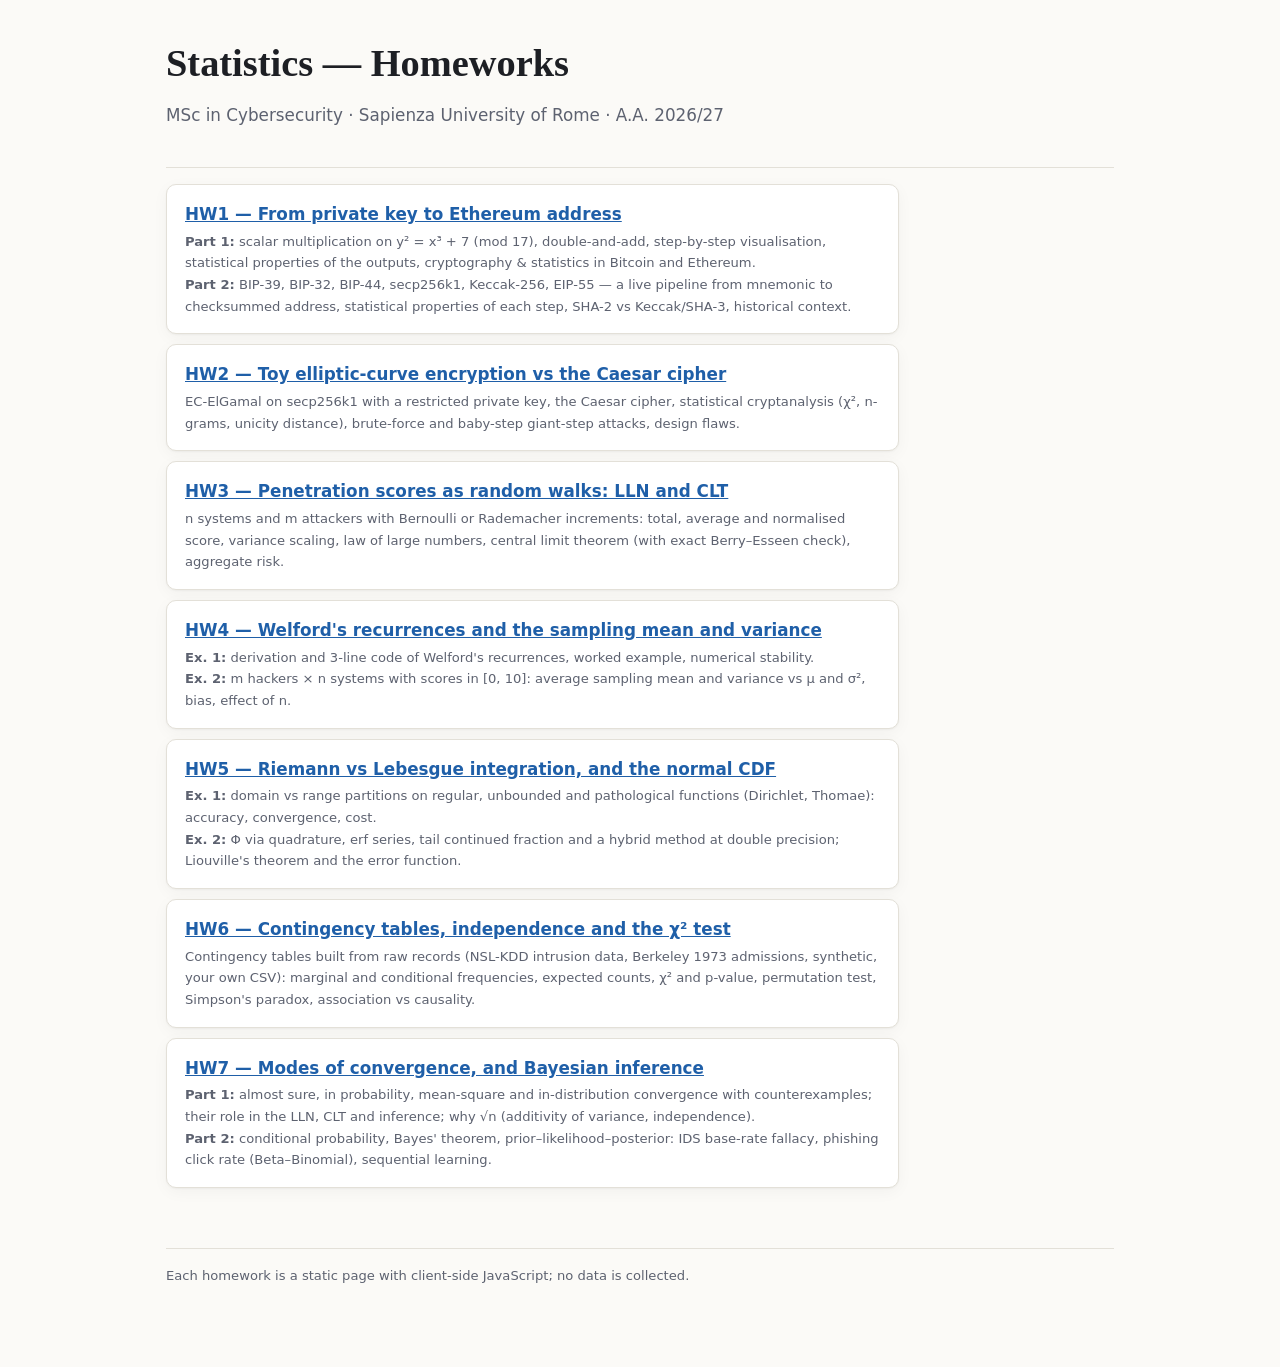
<file: index.html>
<!doctype html>
<html lang="en">
<head>
<meta charset="utf-8">
<meta name="viewport" content="width=device-width, initial-scale=1">
<title>Statistics Homeworks</title>
<meta name="description" content="Homeworks for the Statistics course, MSc in Cybersecurity, Sapienza University of Rome, A.A. 2026/27.">
<link rel="stylesheet" href="assets/style.css">
</head>
<body>
<div class="wrap">
<header class="site">
  <h1>Statistics — Homeworks</h1>
  <p class="lead">MSc in Cybersecurity · Sapienza University of Rome · A.A. 2026/27</p>
</header>
<ul class="hw-list">
  <li class="card">
    <a href="hw1/">HW1 — From private key to Ethereum address</a>
    <div class="caption"><b>Part 1:</b> scalar multiplication on y² = x³ + 7 (mod 17), double-and-add, step-by-step visualisation,
    statistical properties of the outputs, cryptography &amp; statistics in Bitcoin and Ethereum.<br>
    <b>Part 2:</b> BIP-39, BIP-32, BIP-44, secp256k1, Keccak-256, EIP-55 — a live pipeline from mnemonic to checksummed address,
    statistical properties of each step, SHA-2 vs Keccak/SHA-3, historical context.</div>
  </li>
  <li class="card">
    <a href="hw2/">HW2 — Toy elliptic-curve encryption vs the Caesar cipher</a>
    <div class="caption">EC-ElGamal on secp256k1 with a restricted private key, the Caesar cipher, statistical cryptanalysis
    (χ², n-grams, unicity distance), brute-force and baby-step giant-step attacks, design flaws.</div>
  </li>
  <li class="card">
    <a href="hw3/">HW3 — Penetration scores as random walks: LLN and CLT</a>
    <div class="caption">n systems and m attackers with Bernoulli or Rademacher increments: total, average and normalised score,
    variance scaling, law of large numbers, central limit theorem (with exact Berry–Esseen check), aggregate risk.</div>
  </li>
  <li class="card">
    <a href="hw4/">HW4 — Welford's recurrences and the sampling mean and variance</a>
    <div class="caption"><b>Ex. 1:</b> derivation and 3-line code of Welford's recurrences, worked example, numerical stability.<br>
    <b>Ex. 2:</b> m hackers × n systems with scores in [0, 10]: average sampling mean and variance vs μ and σ², bias, effect of n.</div>
  </li>
  <li class="card">
    <a href="hw5/">HW5 — Riemann vs Lebesgue integration, and the normal CDF</a>
    <div class="caption"><b>Ex. 1:</b> domain vs range partitions on regular, unbounded and pathological functions (Dirichlet, Thomae): accuracy, convergence, cost.<br>
    <b>Ex. 2:</b> Φ via quadrature, erf series, tail continued fraction and a hybrid method at double precision; Liouville's theorem and the error function.</div>
  </li>
  <li class="card">
    <a href="hw6/">HW6 — Contingency tables, independence and the χ² test</a>
    <div class="caption">Contingency tables built from raw records (NSL-KDD intrusion data, Berkeley 1973 admissions, synthetic, your own CSV): marginal and
    conditional frequencies, expected counts, χ² and p-value, permutation test, Simpson's paradox, association vs causality.</div>
  </li>
  <li class="card">
    <a href="hw7/">HW7 — Modes of convergence, and Bayesian inference</a>
    <div class="caption"><b>Part 1:</b> almost sure, in probability, mean-square and in-distribution convergence with counterexamples; their role in the LLN, CLT and
    inference; why √n (additivity of variance, independence).<br>
    <b>Part 2:</b> conditional probability, Bayes' theorem, prior–likelihood–posterior: IDS base-rate fallacy, phishing click rate (Beta–Binomial), sequential learning.</div>
  </li>
</ul>
<footer>Each homework is a static page with client-side JavaScript; no data is collected.</footer>
</div>
</body>
</html>
</file>
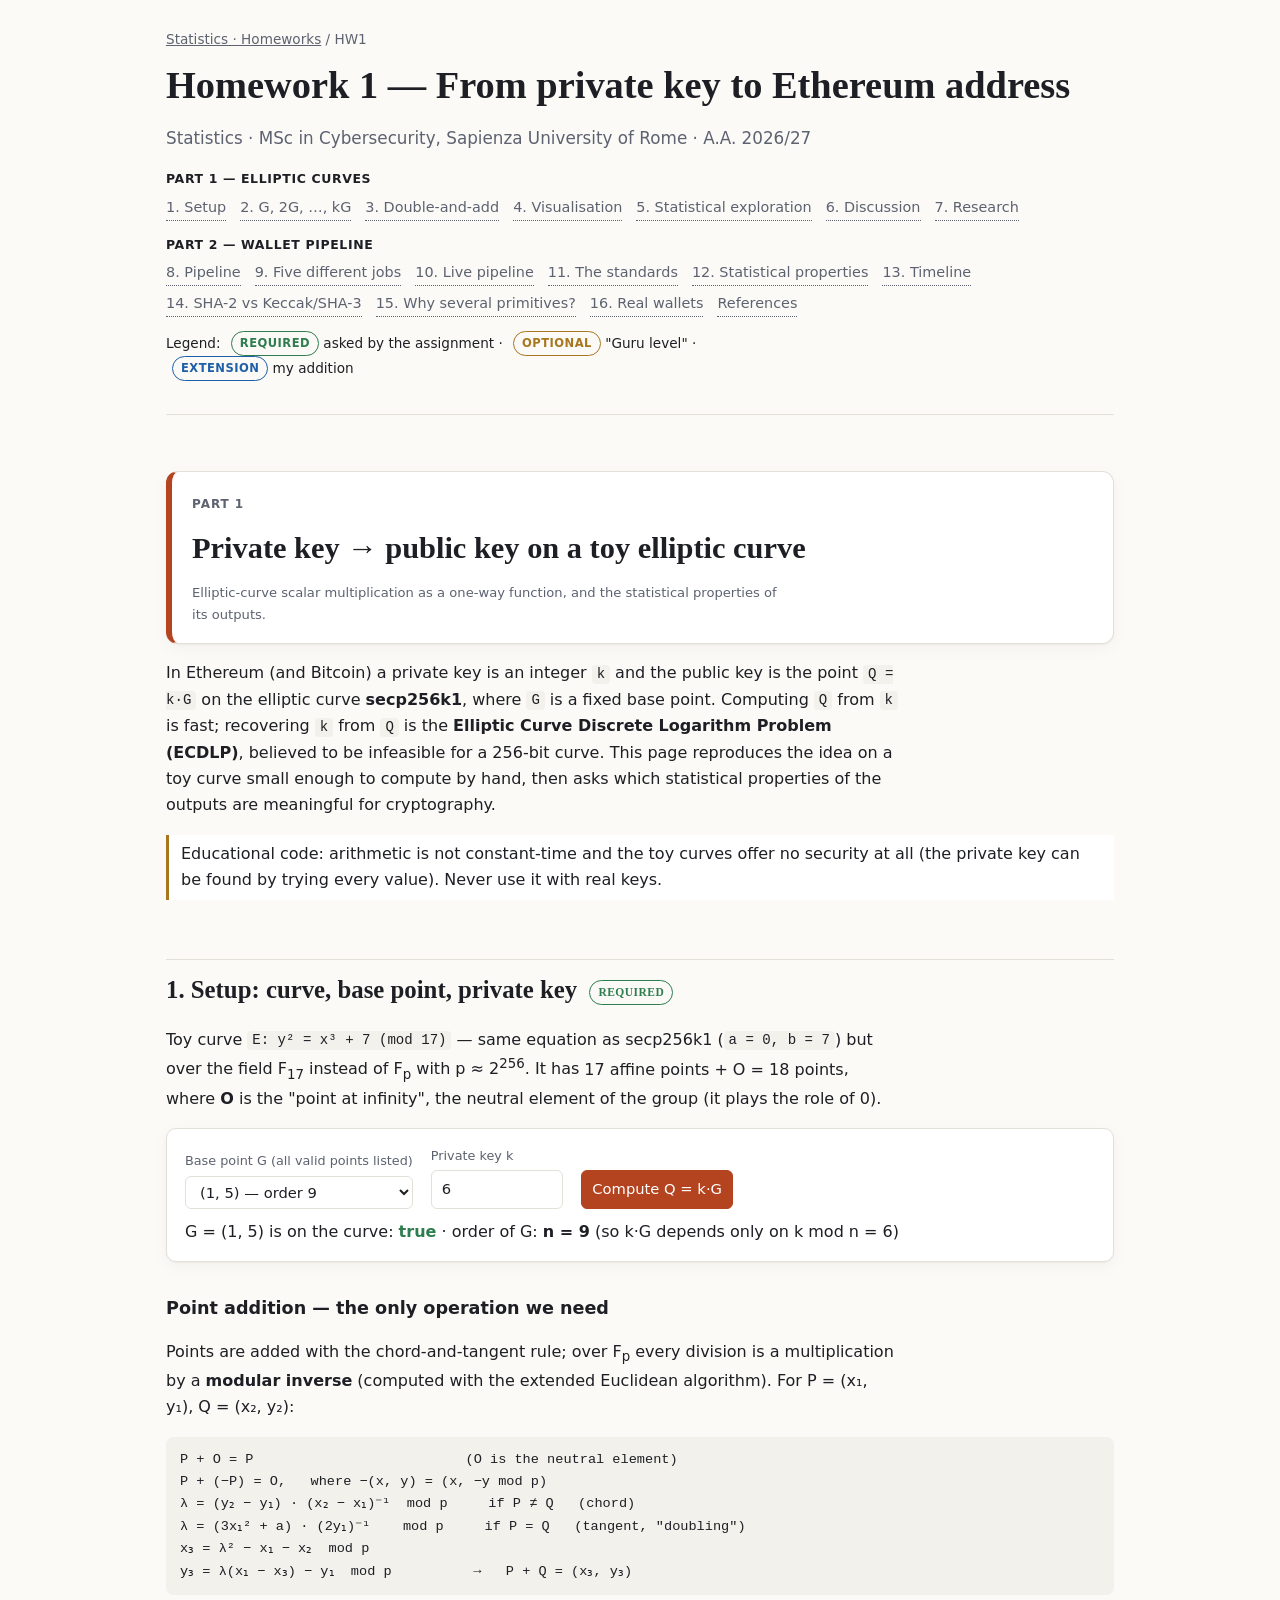
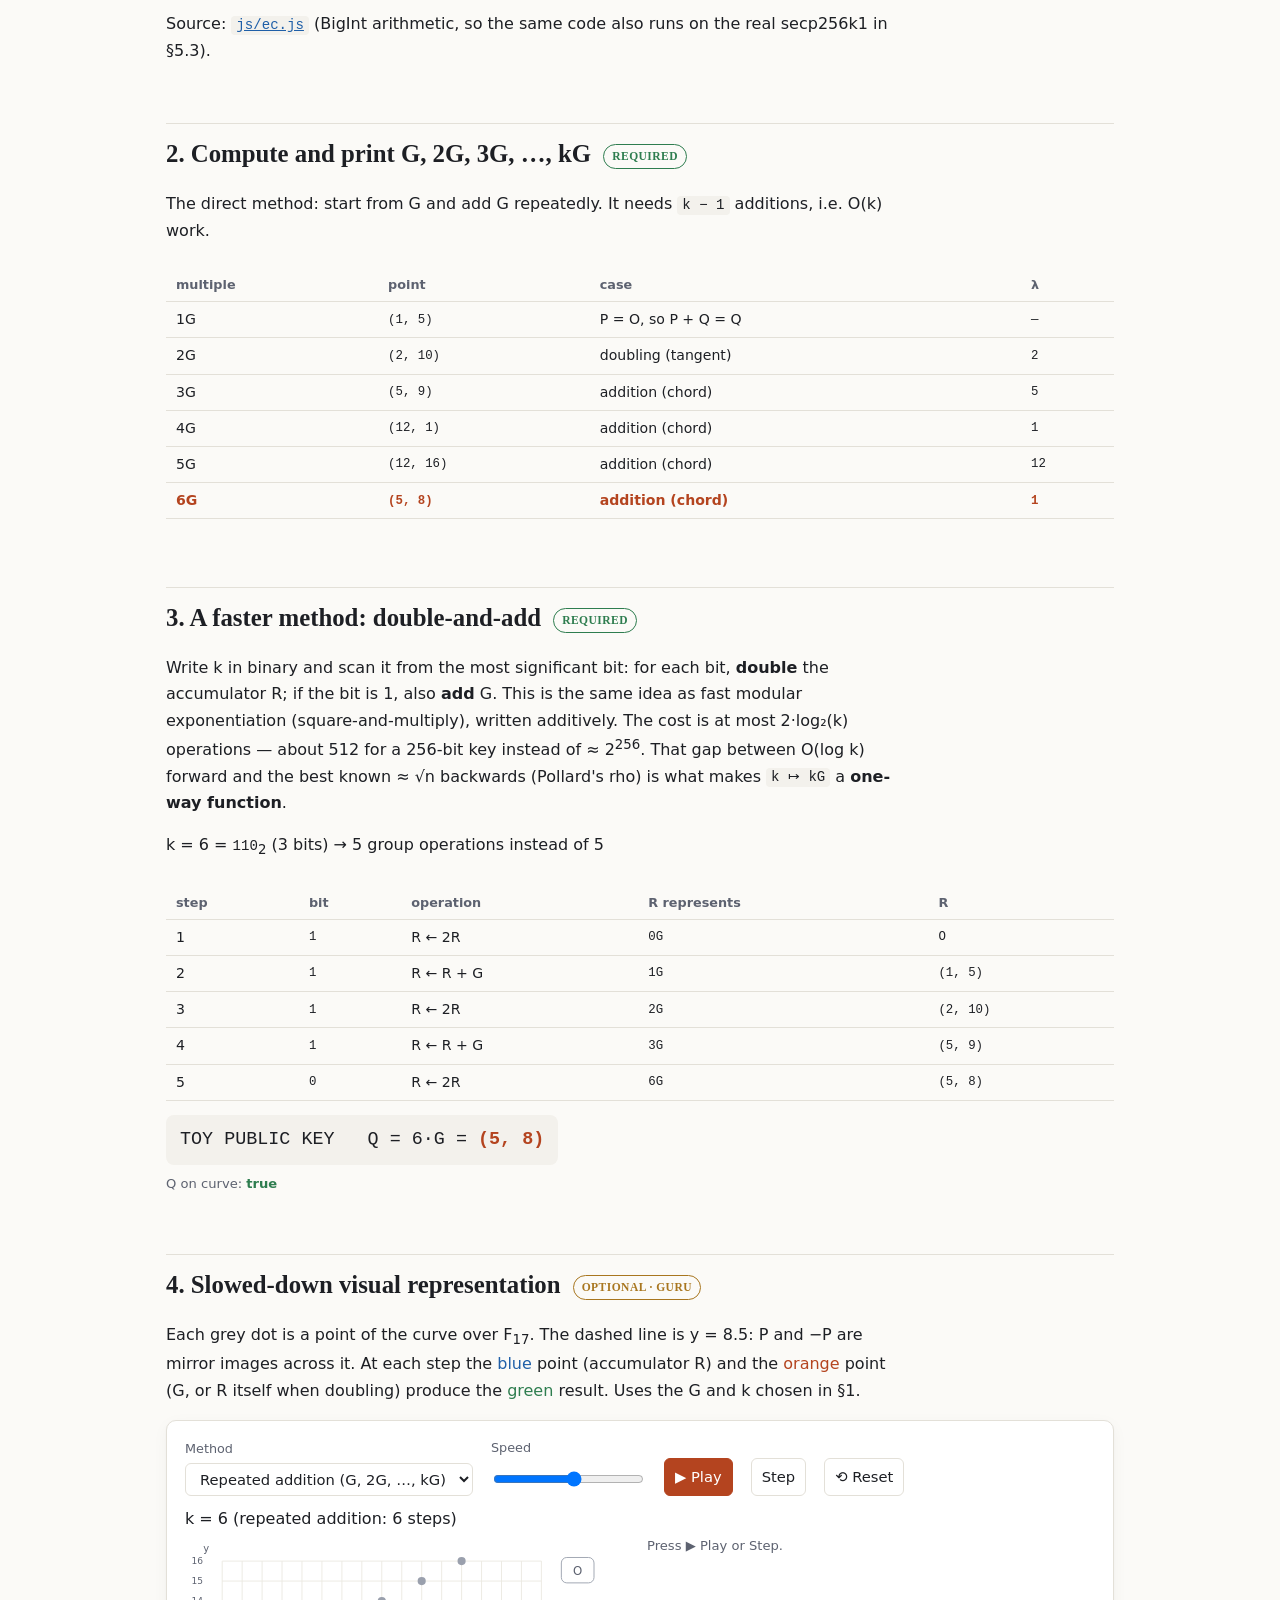
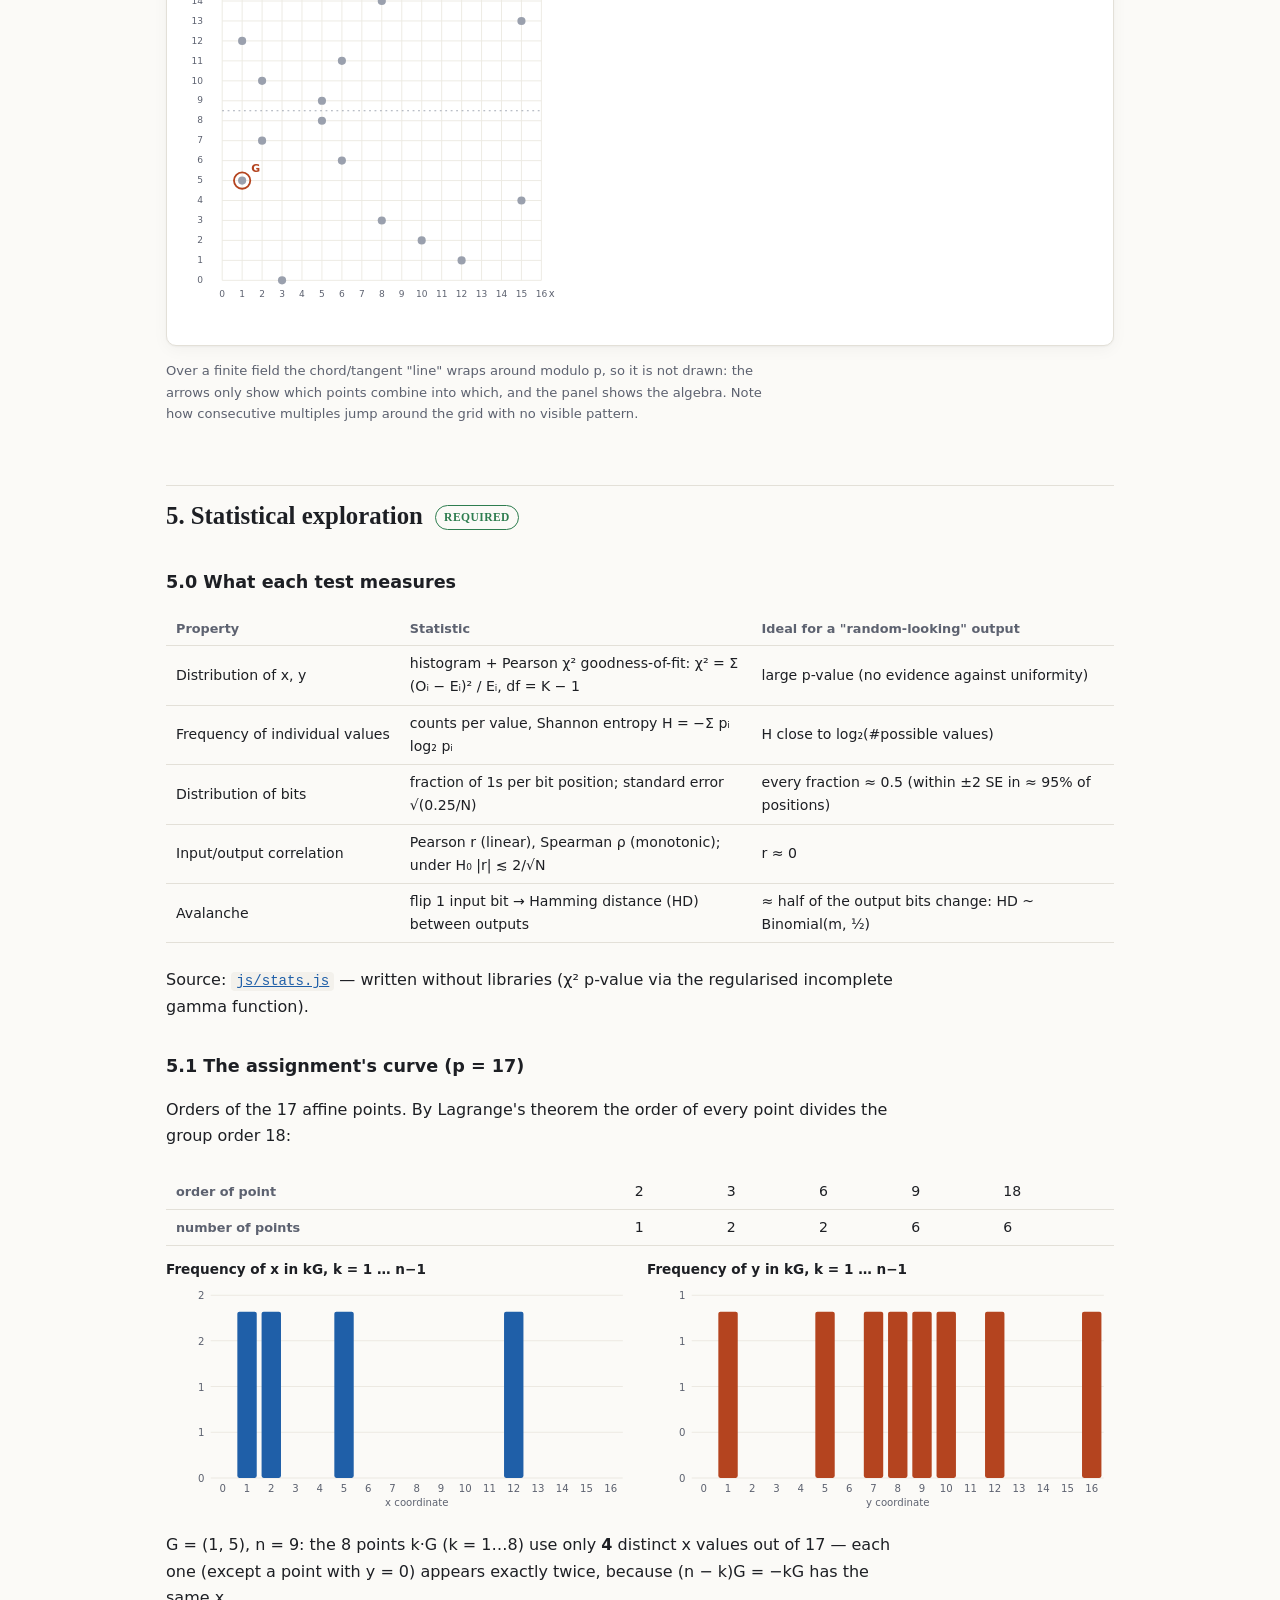
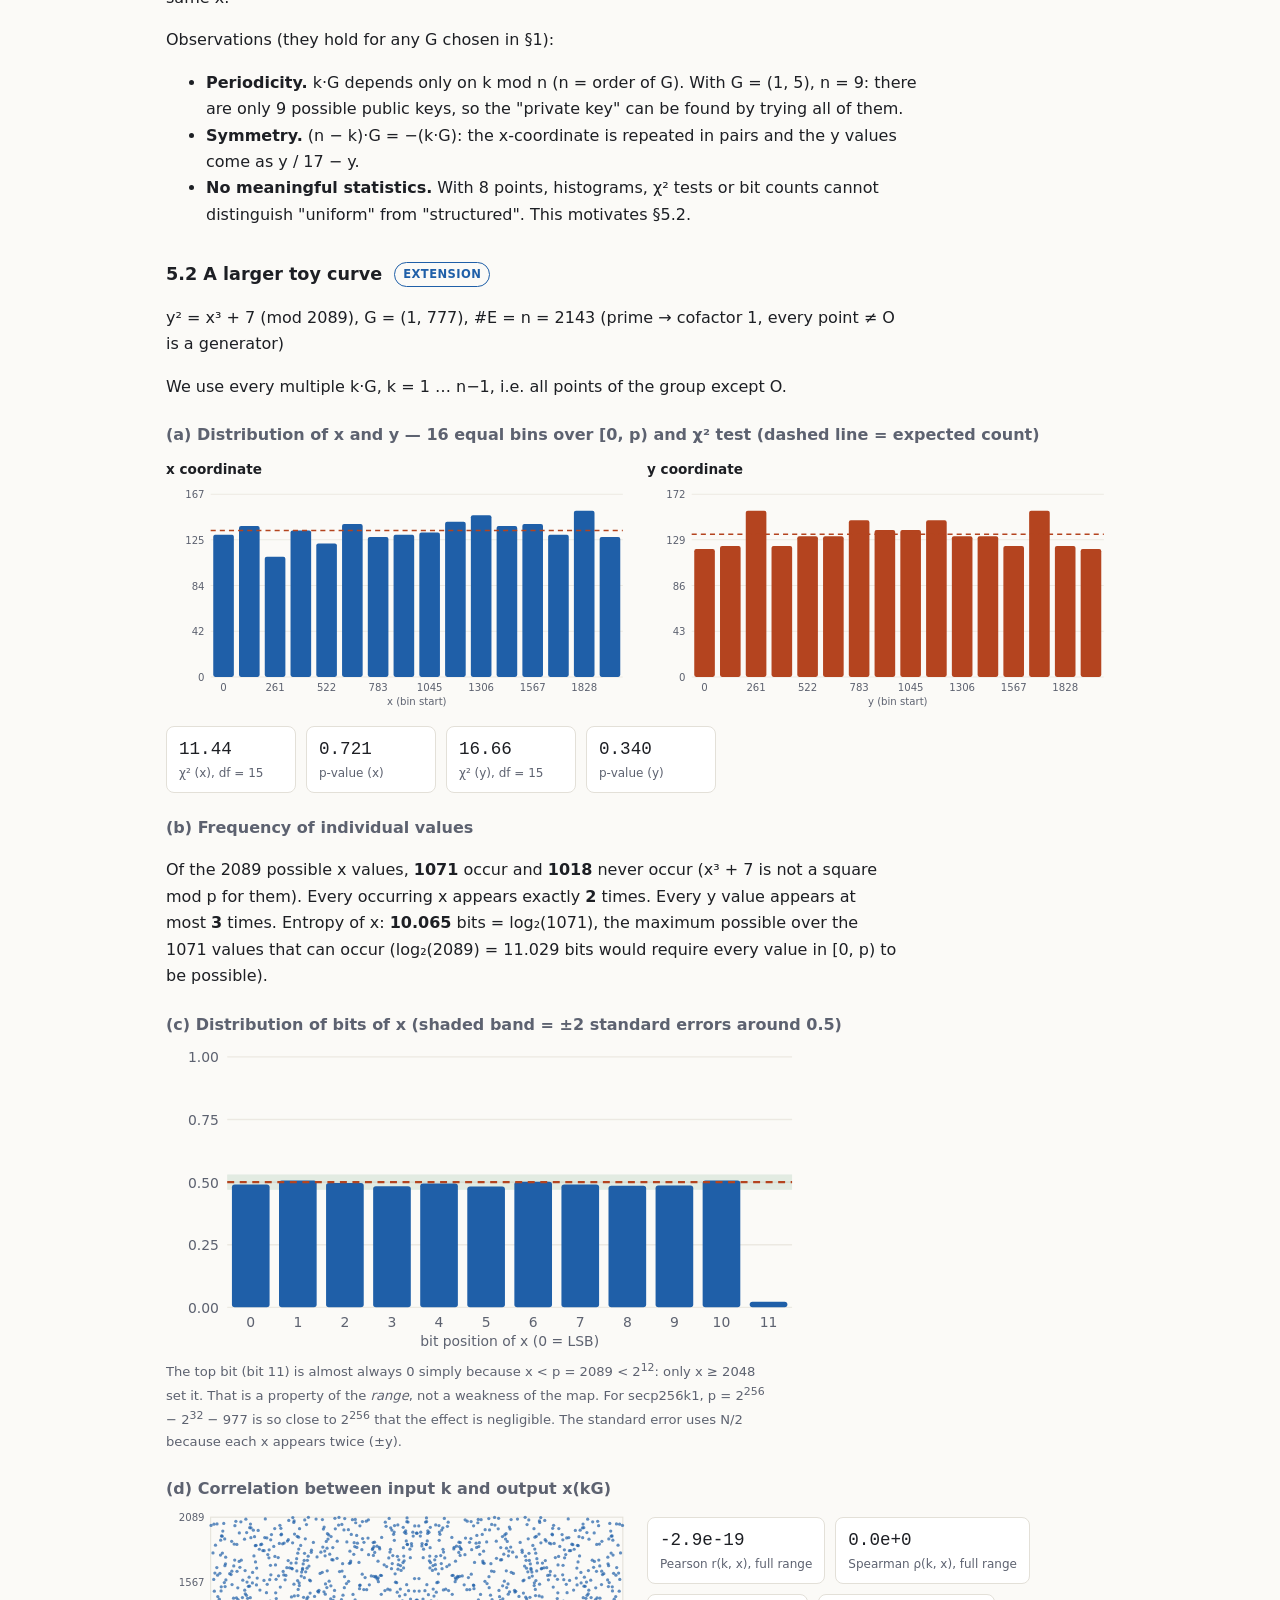
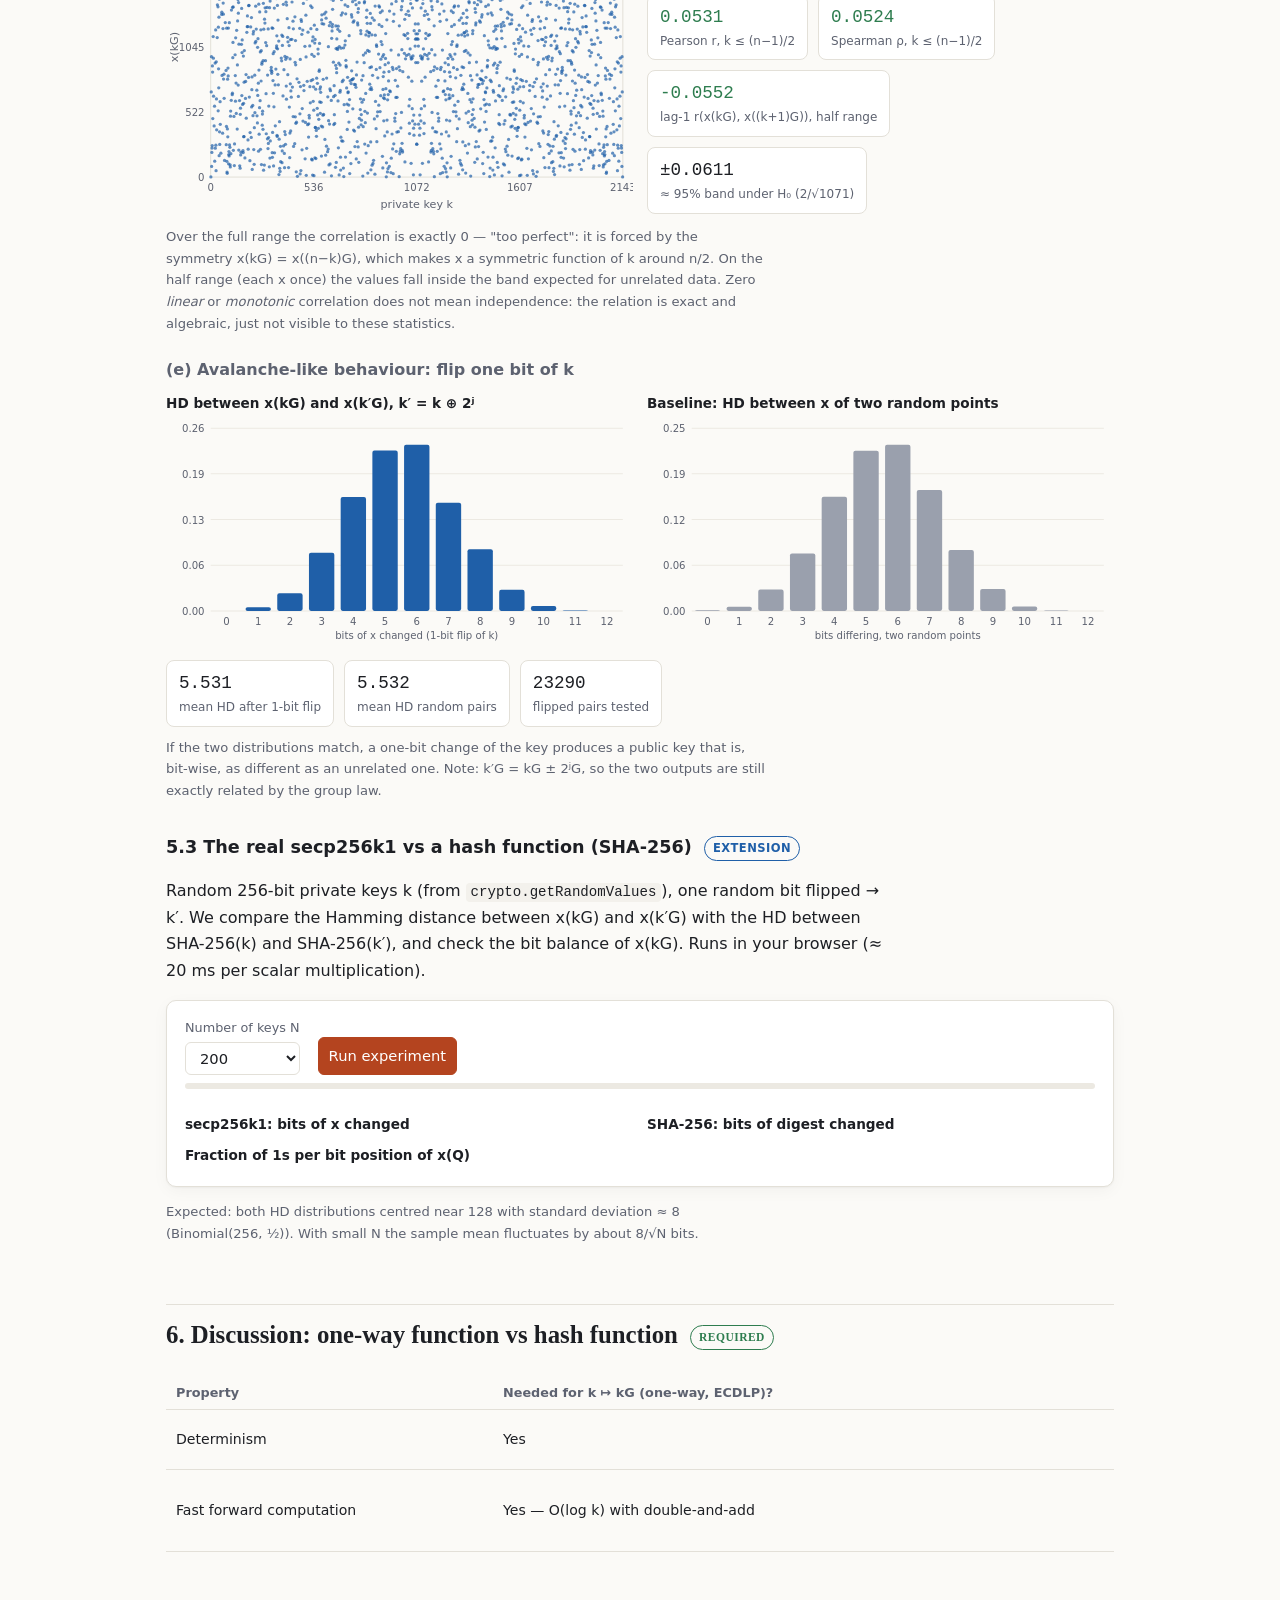
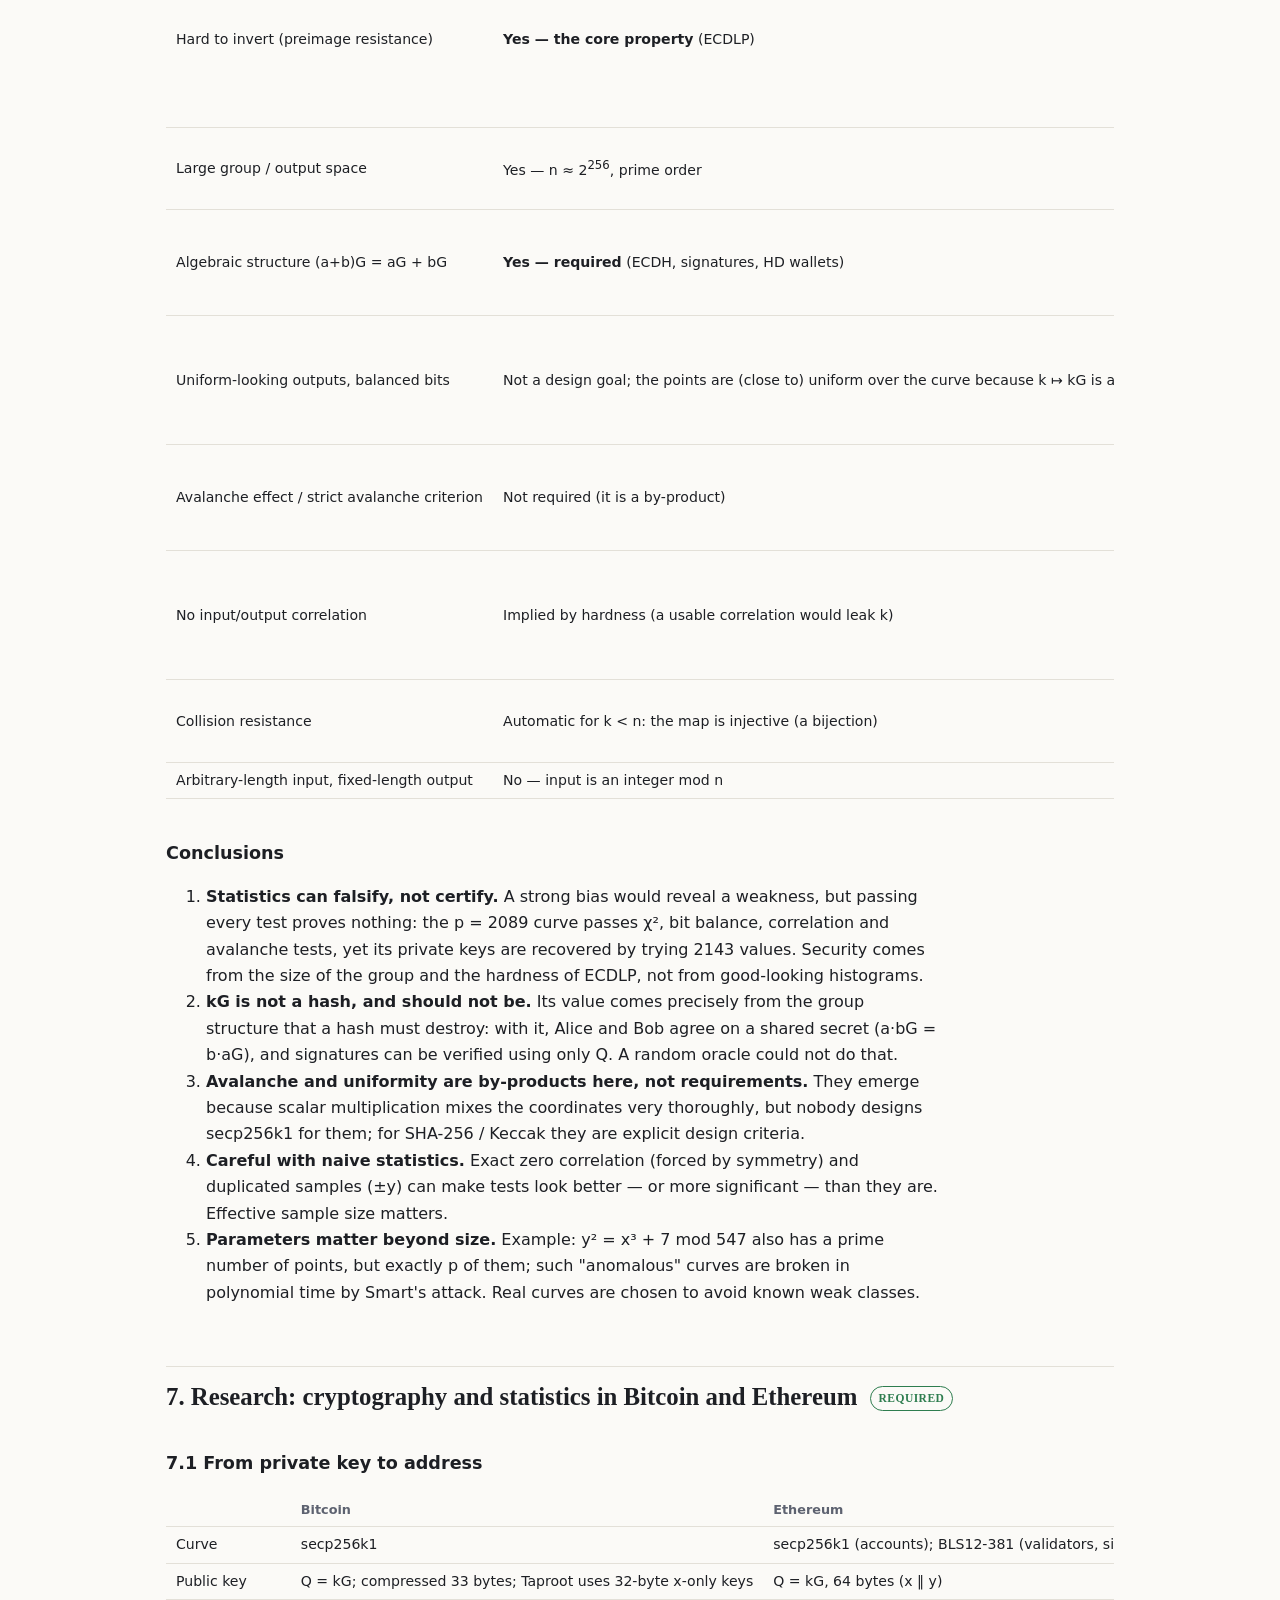
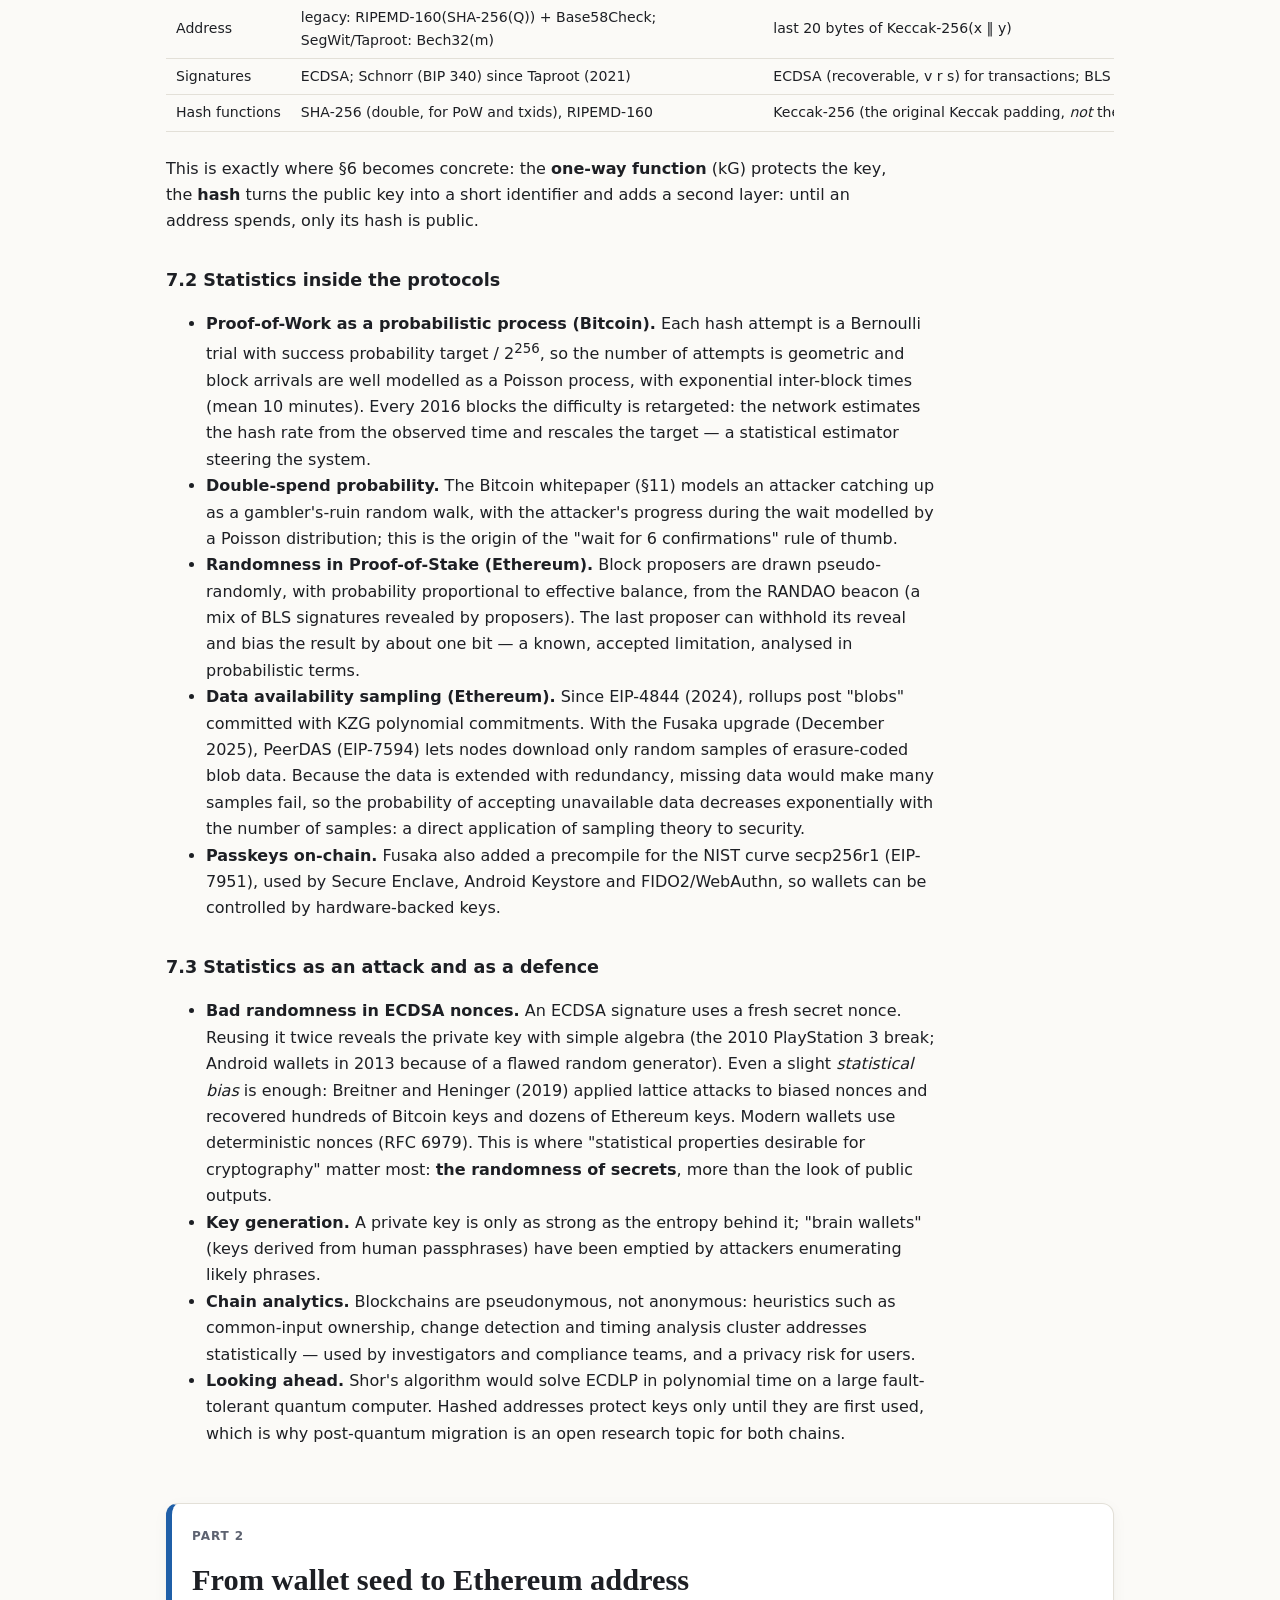
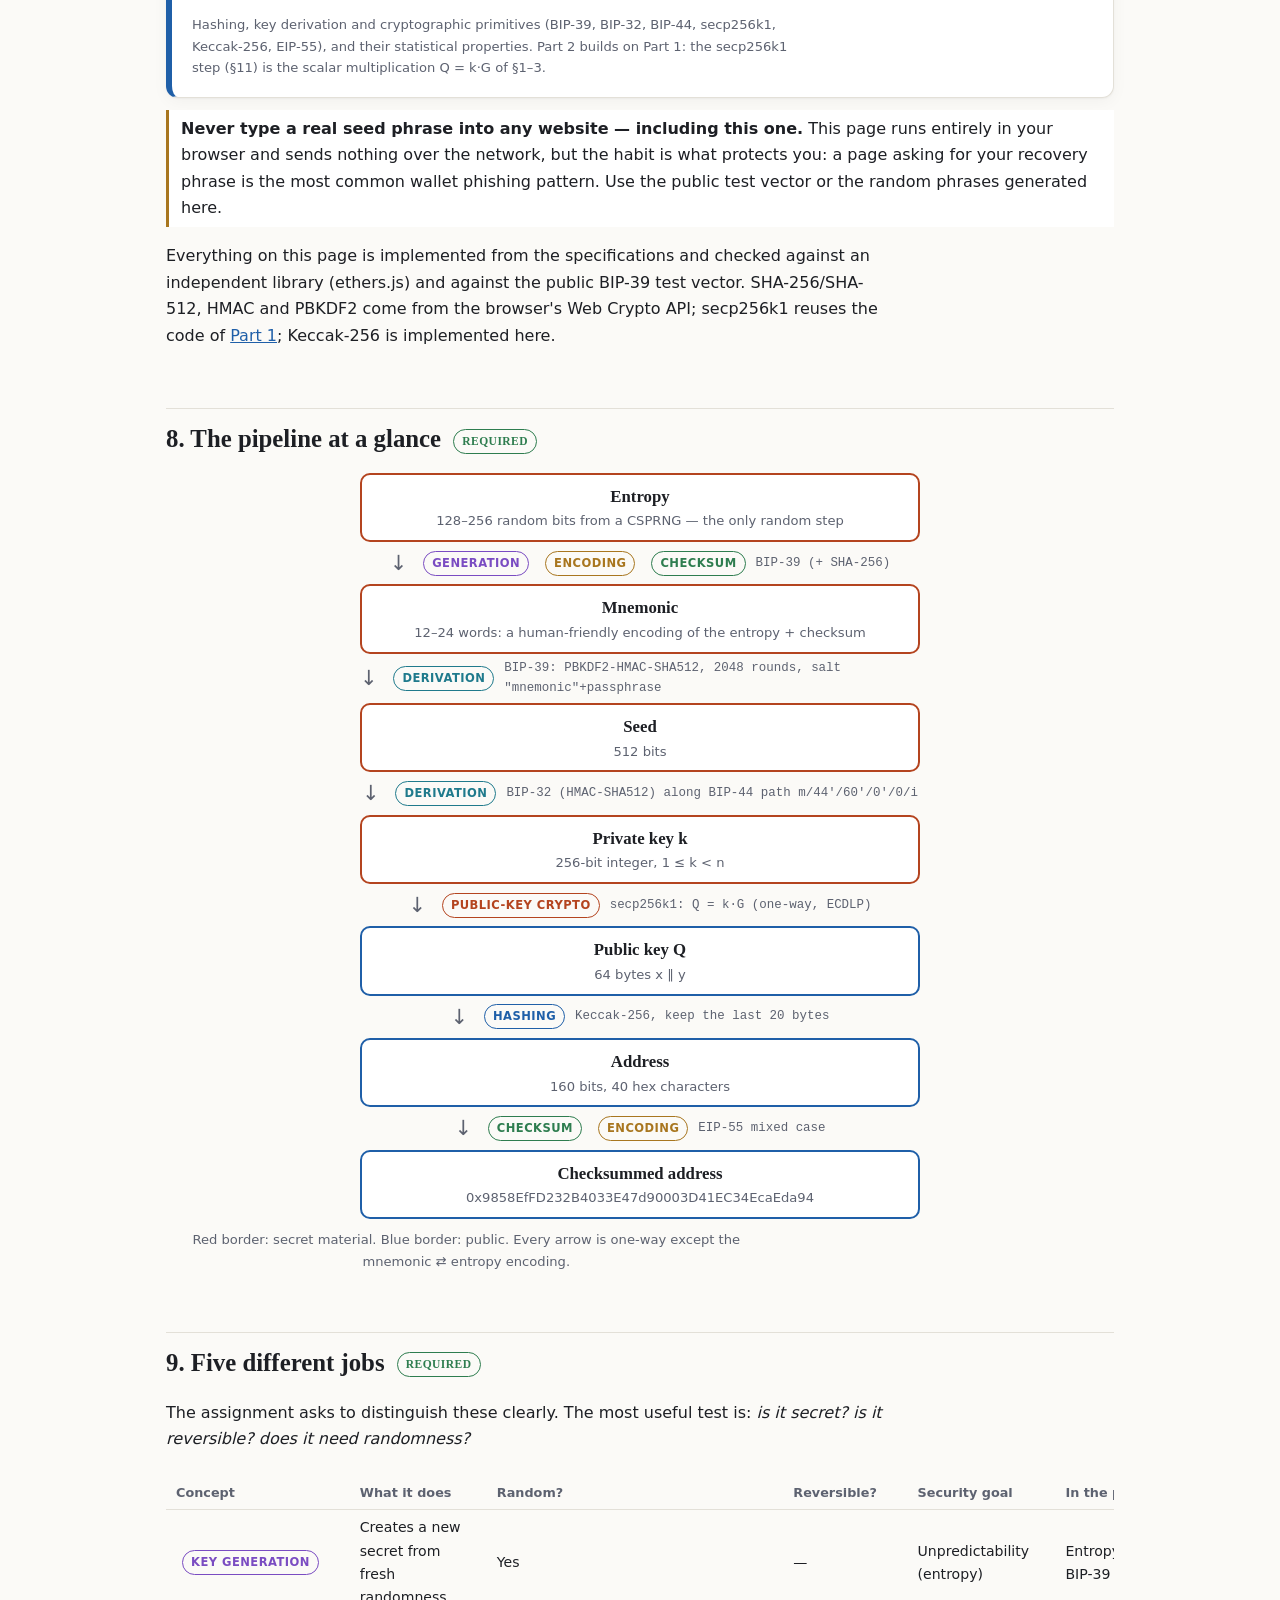
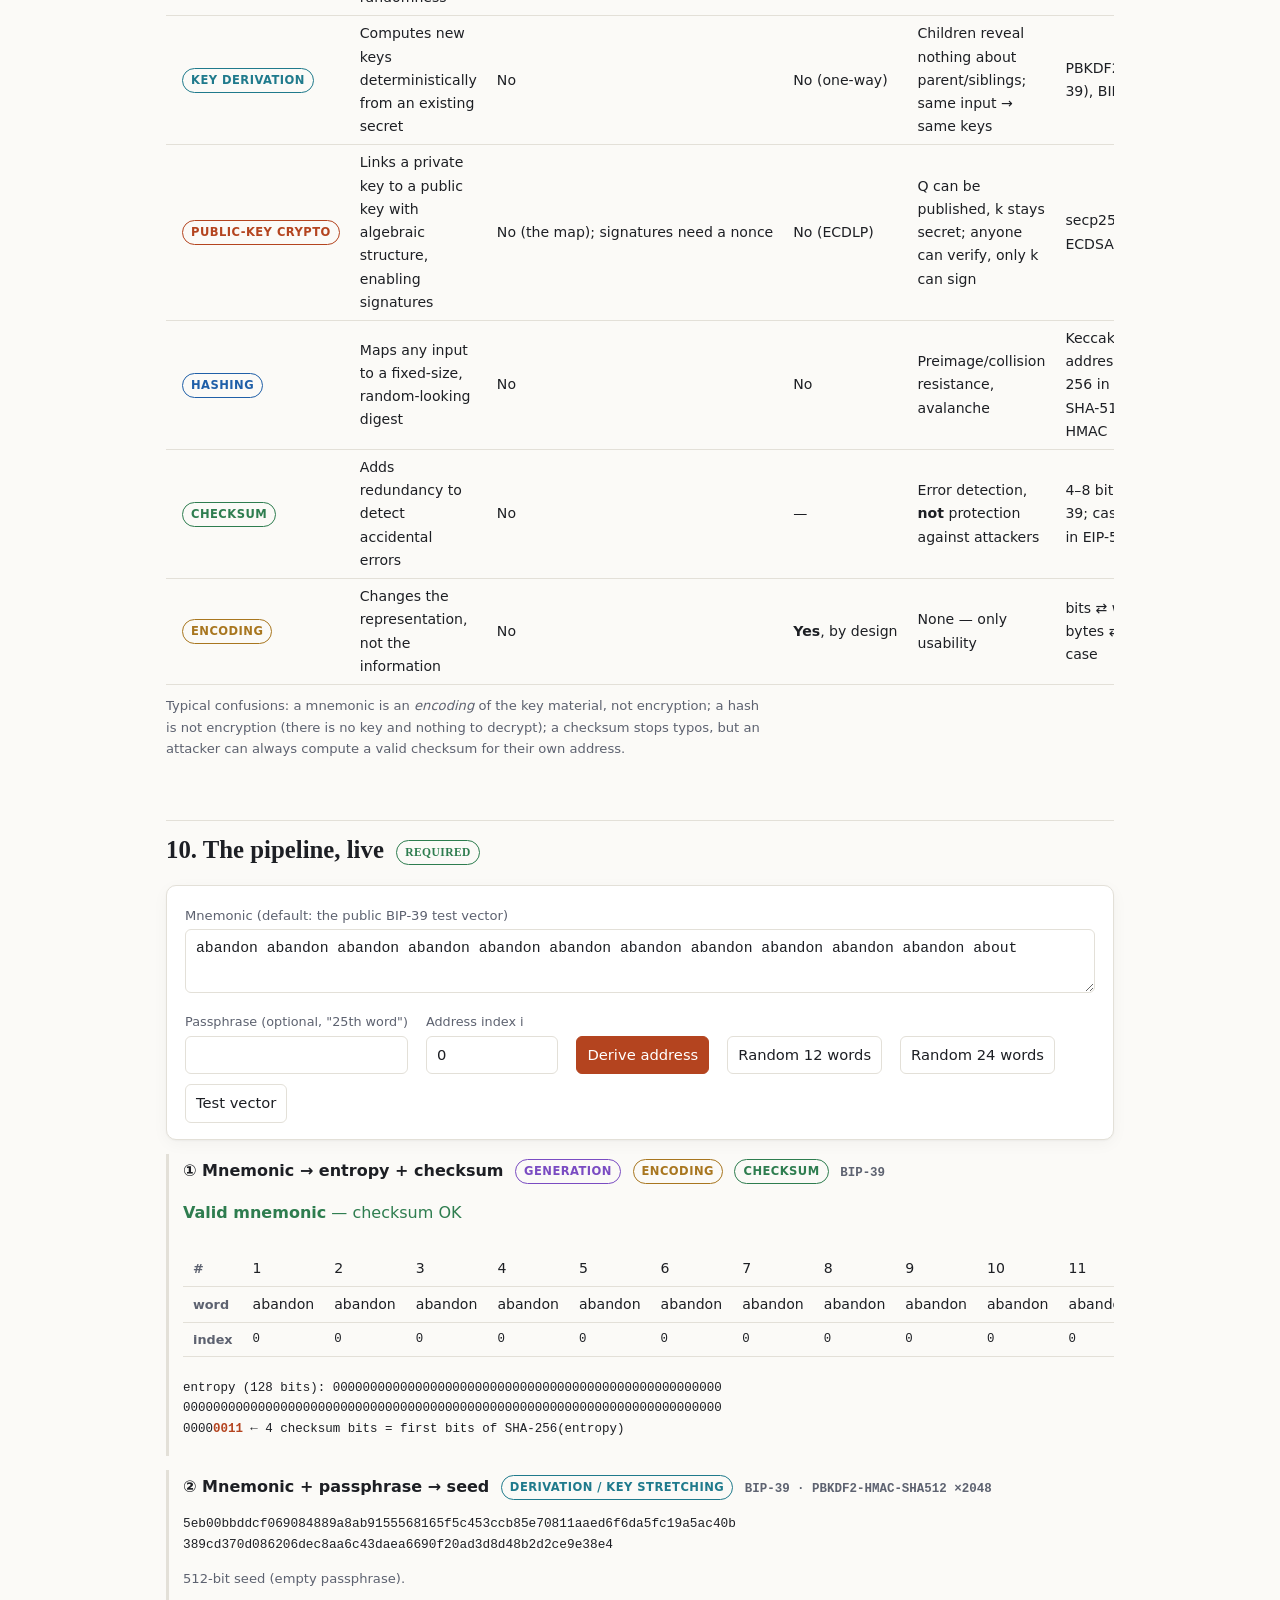
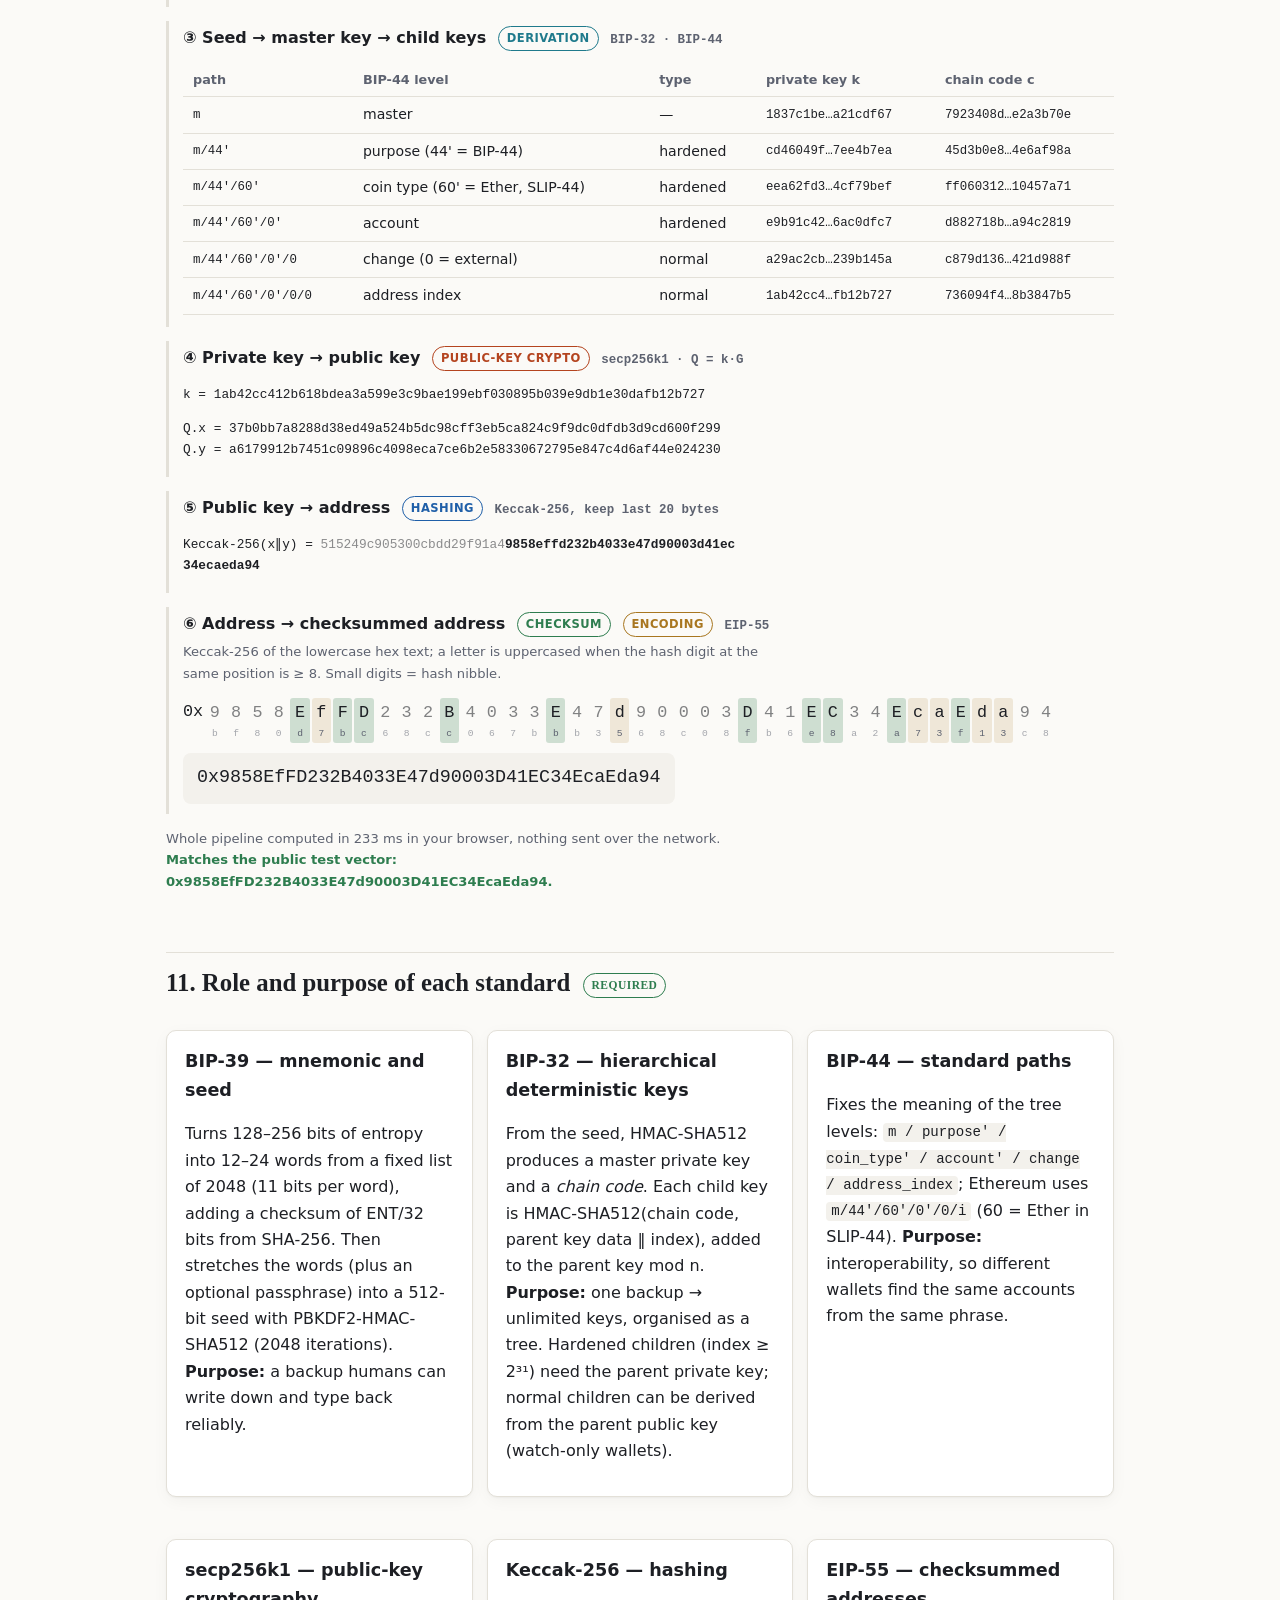
<file: hw1/index.html>
<!doctype html>
<html lang="en">
<head>
<meta charset="utf-8">
<meta name="viewport" content="width=device-width, initial-scale=1">
<title>HW1 · Private Key to Address</title>
<meta name="description" content="Part 1: toy elliptic-curve scalar multiplication (private key → public key) and its statistical properties. Part 2: the Ethereum wallet pipeline from seed phrase to checksummed address.">
<link rel="stylesheet" href="../assets/style.css">
<link rel="stylesheet" href="css/part2.css">
</head>
<body>
<div class="wrap">

<header class="site">
  <div class="crumb"><a href="../">Statistics · Homeworks</a> / HW1</div>
  <h1>Homework 1 — From private key to Ethereum address</h1>
  <p class="lead">Statistics · MSc in Cybersecurity, Sapienza University of Rome · A.A. 2026/27</p>
  <nav class="toc" aria-label="Part 1">
    <b class="toc-part">Part 1 — Elliptic curves</b>
    <a href="#setup">1. Setup</a><a href="#naive">2. G, 2G, …, kG</a><a href="#fast">3. Double-and-add</a>
    <a href="#viz">4. Visualisation</a><a href="#stats">5. Statistical exploration</a>
    <a href="#discussion">6. Discussion</a><a href="#research">7. Research</a>
  </nav>
  <nav class="toc" aria-label="Part 2">
    <b class="toc-part">Part 2 — Wallet pipeline</b>
    <a href="#p2-pipeline">8. Pipeline</a><a href="#p2-concepts">9. Five different jobs</a><a href="#p2-live">10. Live pipeline</a>
    <a href="#p2-standards">11. The standards</a><a href="#p2-stats">12. Statistical properties</a><a href="#p2-history">13. Timeline</a>
    <a href="#p2-sha">14. SHA-2 vs Keccak/SHA-3</a><a href="#p2-why">15. Why several primitives?</a><a href="#p2-wallets">16. Real wallets</a>
    <a href="#refs">References</a>
  </nav>
  <p style="font-size:.85rem">
    Legend: <span class="tag req">required</span> asked by the assignment ·
    <span class="tag opt">optional</span> "Guru level" ·
    <span class="tag ours">extension</span> my addition
  </p>
</header>

<div class="part-banner" id="part1">
  <span class="part-label">Part 1</span>
  <h2 class="part-title">Private key → public key on a toy elliptic curve</h2>
  <p class="caption">Elliptic-curve scalar multiplication as a one-way function, and the statistical properties of its outputs.</p>
</div>


<p>
In Ethereum (and Bitcoin) a private key is an integer <code>k</code> and the public key is the point
<code>Q = k·G</code> on the elliptic curve <b>secp256k1</b>, where <code>G</code> is a fixed base point.
Computing <code>Q</code> from <code>k</code> is fast; recovering <code>k</code> from <code>Q</code> is the
<b>Elliptic Curve Discrete Logarithm Problem (ECDLP)</b>, believed to be infeasible for a 256-bit curve.
This page reproduces the idea on a toy curve small enough to compute by hand, then asks which statistical
properties of the outputs are meaningful for cryptography.
</p>
<div class="note warn">Educational code: arithmetic is not constant-time and the toy curves offer no security
at all (the private key can be found by trying every value). Never use it with real keys.</div>

<!-- ======================================================================= -->
<h2 id="setup">1. Setup: curve, base point, private key <span class="tag req">required</span></h2>
<p>
Toy curve <code>E: y² = x³ + 7 (mod 17)</code> — same equation as secp256k1 (<code>a = 0, b = 7</code>) but over the
field F<sub>17</sub> instead of F<sub>p</sub> with p ≈ 2<sup>256</sup>. It has <span id="curve-count"></span>,
where <b>O</b> is the "point at infinity", the neutral element of the group (it plays the role of 0).
</p>
<div class="card">
  <div class="controls">
    <label>Base point G (all valid points listed)
      <select id="g-select"></select></label>
    <label>Private key k
      <input id="k-input" type="number" min="1" value="6"></label>
    <button id="compute" class="primary">Compute Q = k·G</button>
  </div>
  <div id="k-error" class="bad" style="margin-top:6px"></div>
  <p id="g-info" style="margin:10px 0 0"></p>
</div>

<h3>Point addition — the only operation we need</h3>
<p>Points are added with the chord-and-tangent rule; over F<sub>p</sub> every division is a multiplication by a
<b>modular inverse</b> (computed with the extended Euclidean algorithm). For P = (x₁, y₁), Q = (x₂, y₂):</p>
<pre>
P + O = P                          (O is the neutral element)
P + (−P) = O,   where −(x, y) = (x, −y mod p)
λ = (y₂ − y₁) · (x₂ − x₁)⁻¹  mod p     if P ≠ Q   (chord)
λ = (3x₁² + a) · (2y₁)⁻¹    mod p     if P = Q   (tangent, "doubling")
x₃ = λ² − x₁ − x₂  mod p
y₃ = λ(x₁ − x₃) − y₁  mod p          →   P + Q = (x₃, y₃)
</pre>
<p>Source: <a href="js/ec.js"><code>js/ec.js</code></a> (BigInt arithmetic, so the same code also runs on the real secp256k1 in §5.3).</p>

<!-- ======================================================================= -->
<h2 id="naive">2. Compute and print G, 2G, 3G, …, kG <span class="tag req">required</span></h2>
<p>The direct method: start from G and add G repeatedly. It needs <code>k − 1</code> additions, i.e. O(k) work.</p>
<div class="table-wrap"><table>
  <thead><tr><th>multiple</th><th>point</th><th>case</th><th>λ</th></tr></thead>
  <tbody id="naive-body"></tbody>
</table></div>
<p id="naive-note" class="caption"></p>

<!-- ======================================================================= -->
<h2 id="fast">3. A faster method: double-and-add <span class="tag req">required</span></h2>
<p>
Write k in binary and scan it from the most significant bit: for each bit, <b>double</b> the accumulator R;
if the bit is 1, also <b>add</b> G. This is the same idea as fast modular exponentiation (square-and-multiply),
written additively. The cost is at most 2·log₂(k) operations — about 512 for a 256-bit key instead of ≈ 2<sup>256</sup>.
That gap between O(log k) forward and the best known ≈ √n backwards (Pollard's rho) is what makes
<code>k ↦ kG</code> a <b>one-way function</b>.
</p>
<p id="da-bits"></p>
<div class="table-wrap"><table>
  <thead><tr><th>step</th><th>bit</th><th>operation</th><th>R represents</th><th>R</th></tr></thead>
  <tbody id="da-body"></tbody>
</table></div>
<div class="pubkey" id="pubkey"></div>
<div id="check" class="caption"></div>

<!-- ======================================================================= -->
<h2 id="viz">4. Slowed-down visual representation <span class="tag opt">optional · guru</span></h2>
<p>
Each grey dot is a point of the curve over F<sub>17</sub>. The dashed line is y = 8.5: P and −P are mirror
images across it. At each step the <span style="color:var(--accent-2)">blue</span> point (accumulator R) and the
<span style="color:var(--accent)">orange</span> point (G, or R itself when doubling) produce the
<span style="color:var(--accent-3)">green</span> result. Uses the G and k chosen in §1.
</p>
<div class="card">
  <div class="controls">
    <label>Method
      <select id="anim-method">
        <option value="naive">Repeated addition (G, 2G, …, kG)</option>
        <option value="da">Double-and-add</option>
      </select></label>
    <label>Speed <input id="anim-speed" type="range" min="200" max="2400" value="1400"></label>
    <button id="anim-play" class="primary">▶ Play</button>
    <button id="anim-step">Step</button>
    <button id="anim-reset">⟲ Reset</button>
  </div>
  <p id="anim-bits" style="margin:10px 0 0"></p>
  <div class="grid2" style="align-items:start">
    <div id="anim-svg"></div>
    <div id="anim-panel"></div>
  </div>
</div>
<p class="caption">Over a finite field the chord/tangent "line" wraps around modulo p, so it is not drawn:
the arrows only show which points combine into which, and the panel shows the algebra.
Note how consecutive multiples jump around the grid with no visible pattern.</p>

<!-- ======================================================================= -->
<h2 id="stats">5. Statistical exploration <span class="tag req">required</span></h2>

<h3>5.0 What each test measures</h3>
<div class="table-wrap"><table>
<thead><tr><th>Property</th><th>Statistic</th><th>Ideal for a "random-looking" output</th></tr></thead>
<tbody>
<tr><td>Distribution of x, y</td><td class="wrap-ok">histogram + Pearson χ² goodness-of-fit:
  χ² = Σ (Oᵢ − Eᵢ)² / Eᵢ, df = K − 1</td><td class="wrap-ok">large p-value (no evidence against uniformity)</td></tr>
<tr><td>Frequency of individual values</td><td class="wrap-ok">counts per value, Shannon entropy H = −Σ pᵢ log₂ pᵢ</td><td class="wrap-ok">H close to log₂(#possible values)</td></tr>
<tr><td>Distribution of bits</td><td class="wrap-ok">fraction of 1s per bit position; standard error √(0.25/N)</td><td class="wrap-ok">every fraction ≈ 0.5 (within ±2 SE in ≈ 95% of positions)</td></tr>
<tr><td>Input/output correlation</td><td class="wrap-ok">Pearson r (linear), Spearman ρ (monotonic); under H₀ |r| ≲ 2/√N</td><td class="wrap-ok">r ≈ 0</td></tr>
<tr><td>Avalanche</td><td class="wrap-ok">flip 1 input bit → Hamming distance (HD) between outputs</td><td class="wrap-ok">≈ half of the output bits change: HD ~ Binomial(m, ½)</td></tr>
</tbody></table></div>
<p>Source: <a href="js/stats.js"><code>js/stats.js</code></a> — written without libraries (χ² p-value via the regularised incomplete gamma function).</p>

<h3>5.1 The assignment's curve (p = 17)</h3>
<p>Orders of the 17 affine points. By Lagrange's theorem the order of every point divides the group order 18:</p>
<div class="table-wrap"><table id="orders-table"></table></div>
<div class="grid2">
  <div><div class="chart-title">Frequency of x in kG, k = 1 … n−1</div><div id="toy-x-chart"></div></div>
  <div><div class="chart-title">Frequency of y in kG, k = 1 … n−1</div><div id="toy-y-chart"></div></div>
</div>
<p id="toy-x-summary"></p>
<p>Observations (they hold for any G chosen in §1):</p>
<ul>
  <li><b>Periodicity.</b> k·G depends only on k mod n (n = order of G). With G = (1, 5), n = 9: there are only 9 possible public keys, so the "private key" can be found by trying all of them.</li>
  <li><b>Symmetry.</b> (n − k)·G = −(k·G): the x-coordinate is repeated in pairs and the y values come as y / 17 − y.</li>
  <li><b>No meaningful statistics.</b> With 8 points, histograms, χ² tests or bit counts cannot distinguish "uniform" from "structured". This motivates §5.2.</li>
</ul>

<h3>5.2 A larger toy curve <span class="tag ours">extension</span></h3>
<p id="big-params"></p>
<p>We use every multiple k·G, k = 1 … n−1, i.e. all points of the group except O.</p>

<h4>(a) Distribution of x and y — 16 equal bins over [0, p) and χ² test (dashed line = expected count)</h4>
<div class="grid2">
  <div><div class="chart-title">x coordinate</div><div id="big-x-hist"></div></div>
  <div><div class="chart-title">y coordinate</div><div id="big-y-hist"></div></div>
</div>
<div class="stat-row" id="big-chi"></div>

<h4>(b) Frequency of individual values</h4>
<p id="big-freq"></p>

<h4>(c) Distribution of bits of x (shaded band = ±2 standard errors around 0.5)</h4>
<div id="big-bits"></div>
<p class="caption">The top bit (bit 11) is almost always 0 simply because x &lt; p = 2089 &lt; 2<sup>12</sup>: only x ≥ 2048 set it.
That is a property of the <i>range</i>, not a weakness of the map. For secp256k1, p = 2<sup>256</sup> − 2<sup>32</sup> − 977 is so close to 2<sup>256</sup> that the effect is negligible.
The standard error uses N/2 because each x appears twice (±y).</p>

<h4>(d) Correlation between input k and output x(kG)</h4>
<div class="grid2">
  <div id="big-scatter"></div>
  <div><div class="stat-row" id="big-corr"></div></div>
</div>
<p class="caption">Over the full range the correlation is exactly 0 — "too perfect": it is forced by the symmetry
x(kG) = x((n−k)G), which makes x a symmetric function of k around n/2. On the half range (each x once) the values
fall inside the band expected for unrelated data. Zero <i>linear</i> or <i>monotonic</i> correlation does not mean
independence: the relation is exact and algebraic, just not visible to these statistics.</p>

<h4>(e) Avalanche-like behaviour: flip one bit of k</h4>
<div class="grid2">
  <div><div class="chart-title">HD between x(kG) and x(k′G), k′ = k ⊕ 2ʲ</div><div id="big-aval"></div></div>
  <div><div class="chart-title">Baseline: HD between x of two random points</div><div id="big-aval-base"></div></div>
</div>
<div class="stat-row" id="big-aval-stats"></div>
<p class="caption">If the two distributions match, a one-bit change of the key produces a public key that is, bit-wise,
as different as an unrelated one. Note: k′G = kG ± 2ʲG, so the two outputs are still exactly related by the group law.</p>

<h3>5.3 The real secp256k1 vs a hash function (SHA-256) <span class="tag ours">extension</span></h3>
<p>
Random 256-bit private keys k (from <code>crypto.getRandomValues</code>), one random bit flipped → k′.
We compare the Hamming distance between x(kG) and x(k′G) with the HD between SHA-256(k) and SHA-256(k′),
and check the bit balance of x(kG). Runs in your browser (≈ 20 ms per scalar multiplication).
</p>
<div class="card">
  <div class="controls">
    <label>Number of keys N
      <select id="secp-n"><option>50</option><option selected>200</option><option>500</option></select></label>
    <button id="secp-run" class="primary">Run experiment</button>
  </div>
  <div class="progress"><div id="secp-progress"></div></div>
  <div class="stat-row" id="secp-stats"></div>
  <div class="grid2">
    <div><div class="chart-title">secp256k1: bits of x changed</div><div id="secp-hd-ec"></div></div>
    <div><div class="chart-title">SHA-256: bits of digest changed</div><div id="secp-hd-h"></div></div>
  </div>
  <div class="chart-title">Fraction of 1s per bit position of x(Q)</div>
  <div id="secp-bits"></div>
</div>
<p class="caption">Expected: both HD distributions centred near 128 with standard deviation ≈ 8 (Binomial(256, ½)).
With small N the sample mean fluctuates by about 8/√N bits.</p>

<!-- ======================================================================= -->
<h2 id="discussion">6. Discussion: one-way function vs hash function <span class="tag req">required</span></h2>
<div class="table-wrap"><table>
<thead><tr><th>Property</th><th>Needed for k ↦ kG (one-way, ECDLP)?</th><th>Needed for a cryptographic hash?</th><th>What we observed</th></tr></thead>
<tbody>
<tr><td>Determinism</td><td>Yes</td><td>Yes</td><td class="wrap-ok">Same k → same Q, always.</td></tr>
<tr><td>Fast forward computation</td><td>Yes — O(log k) with double-and-add</td><td>Yes</td><td class="wrap-ok">≈ 20 ms in JavaScript for 256 bits.</td></tr>
<tr><td>Hard to invert (preimage resistance)</td><td><b>Yes — the core property</b> (ECDLP)</td><td>Yes</td><td class="wrap-ok">Not measurable by statistics. The toy curves look "random" yet are inverted by brute force in microseconds.</td></tr>
<tr><td>Large group / output space</td><td>Yes — n ≈ 2<sup>256</sup>, prime order</td><td>Yes (output ≥ 256 bits)</td><td class="wrap-ok">p = 17: only 9 keys with G = (1, 5).</td></tr>
<tr><td>Algebraic structure (a+b)G = aG + bG</td><td><b>Yes — required</b> (ECDH, signatures, HD wallets)</td><td><b>No — must be absent</b> (random-oracle behaviour)</td><td class="wrap-ok">Explains the symmetry, periodicity and k′G = kG ± 2ʲG.</td></tr>
<tr><td>Uniform-looking outputs, balanced bits</td><td>Not a design goal; the points are (close to) uniform over the curve because k ↦ kG is a bijection onto the group</td><td>Yes (pseudo-randomness)</td><td class="wrap-ok">χ² and bit tests pass on the larger curve and on secp256k1 (except range effects).</td></tr>
<tr><td>Avalanche effect / strict avalanche criterion</td><td>Not required (it is a by-product)</td><td><b>Yes — explicit design criterion</b></td><td class="wrap-ok">Observed empirically for x(kG), comparable to SHA-256.</td></tr>
<tr><td>No input/output correlation</td><td>Implied by hardness (a usable correlation would leak k)</td><td>Yes</td><td class="wrap-ok">No linear/monotonic correlation, but an exact algebraic relation exists.</td></tr>
<tr><td>Collision resistance</td><td>Automatic for k &lt; n: the map is injective (a bijection)</td><td>Yes — hard, because hashes compress</td><td class="wrap-ok">Every k in [1, n−1] gave a distinct point.</td></tr>
<tr><td>Arbitrary-length input, fixed-length output</td><td>No — input is an integer mod n</td><td>Yes (compression)</td><td class="wrap-ok">—</td></tr>
</tbody></table></div>

<h3>Conclusions</h3>
<ol>
<li><b>Statistics can falsify, not certify.</b> A strong bias would reveal a weakness, but passing every test proves nothing:
the p = 2089 curve passes χ², bit balance, correlation and avalanche tests, yet its private keys are recovered by trying 2143 values.
Security comes from the size of the group and the hardness of ECDLP, not from good-looking histograms.</li>
<li><b>kG is not a hash, and should not be.</b> Its value comes precisely from the group structure that a hash must destroy:
with it, Alice and Bob agree on a shared secret (a·bG = b·aG), and signatures can be verified using only Q.
A random oracle could not do that.</li>
<li><b>Avalanche and uniformity are by-products here, not requirements.</b> They emerge because scalar multiplication mixes the
coordinates very thoroughly, but nobody designs secp256k1 for them; for SHA-256 / Keccak they are explicit design criteria.</li>
<li><b>Careful with naive statistics.</b> Exact zero correlation (forced by symmetry) and duplicated samples (±y) can make tests look
better — or more significant — than they are. Effective sample size matters.</li>
<li><b>Parameters matter beyond size.</b> Example: y² = x³ + 7 mod 547 also has a prime number of points, but exactly p of them;
such "anomalous" curves are broken in polynomial time by Smart's attack. Real curves are chosen to avoid known weak classes.</li>
</ol>

<!-- ======================================================================= -->
<h2 id="research">7. Research: cryptography and statistics in Bitcoin and Ethereum <span class="tag req">required</span></h2>

<h3>7.1 From private key to address</h3>
<div class="table-wrap"><table>
<thead><tr><th></th><th>Bitcoin</th><th>Ethereum</th></tr></thead>
<tbody>
<tr><td>Curve</td><td>secp256k1</td><td>secp256k1 (accounts); BLS12-381 (validators, since PoS)</td></tr>
<tr><td>Public key</td><td>Q = kG; compressed 33 bytes; Taproot uses 32-byte x-only keys</td><td>Q = kG, 64 bytes (x ‖ y)</td></tr>
<tr><td>Address</td><td class="wrap-ok">legacy: RIPEMD-160(SHA-256(Q)) + Base58Check; SegWit/Taproot: Bech32(m)</td><td class="wrap-ok">last 20 bytes of Keccak-256(x ‖ y)</td></tr>
<tr><td>Signatures</td><td>ECDSA; Schnorr (BIP 340) since Taproot (2021)</td><td>ECDSA (recoverable, v r s) for transactions; BLS aggregate signatures for consensus</td></tr>
<tr><td>Hash functions</td><td>SHA-256 (double, for PoW and txids), RIPEMD-160</td><td>Keccak-256 (the original Keccak padding, <i>not</i> the final NIST SHA3-256)</td></tr>
</tbody></table></div>
<p>
This is exactly where §6 becomes concrete: the <b>one-way function</b> (kG) protects the key, the <b>hash</b> turns the public
key into a short identifier and adds a second layer: until an address spends, only its hash is public.
</p>

<h3>7.2 Statistics inside the protocols</h3>
<ul>
<li><b>Proof-of-Work as a probabilistic process (Bitcoin).</b> Each hash attempt is a Bernoulli trial with success probability
target / 2<sup>256</sup>, so the number of attempts is geometric and block arrivals are well modelled as a Poisson process,
with exponential inter-block times (mean 10 minutes). Every 2016 blocks the difficulty is retargeted: the network estimates the
hash rate from the observed time and rescales the target — a statistical estimator steering the system.</li>
<li><b>Double-spend probability.</b> The Bitcoin whitepaper (§11) models an attacker catching up as a gambler's-ruin random walk,
with the attacker's progress during the wait modelled by a Poisson distribution; this is the origin of the "wait for 6 confirmations" rule of thumb.</li>
<li><b>Randomness in Proof-of-Stake (Ethereum).</b> Block proposers are drawn pseudo-randomly, with probability proportional to
effective balance, from the RANDAO beacon (a mix of BLS signatures revealed by proposers). The last proposer can withhold its reveal and bias
the result by about one bit — a known, accepted limitation, analysed in probabilistic terms.</li>
<li><b>Data availability sampling (Ethereum).</b> Since EIP-4844 (2024), rollups post "blobs" committed with KZG polynomial commitments.
With the Fusaka upgrade (December 2025), PeerDAS (EIP-7594) lets nodes download only random samples of erasure-coded blob data.
Because the data is extended with redundancy, missing data would make many samples fail, so the probability of accepting unavailable data
decreases exponentially with the number of samples: a direct application of sampling theory to security.</li>
<li><b>Passkeys on-chain.</b> Fusaka also added a precompile for the NIST curve secp256r1 (EIP-7951), used by Secure Enclave, Android Keystore and FIDO2/WebAuthn,
so wallets can be controlled by hardware-backed keys.</li>
</ul>

<h3>7.3 Statistics as an attack and as a defence</h3>
<ul>
<li><b>Bad randomness in ECDSA nonces.</b> An ECDSA signature uses a fresh secret nonce. Reusing it twice reveals the private key with simple algebra
(the 2010 PlayStation 3 break; Android wallets in 2013 because of a flawed random generator). Even a slight <i>statistical bias</i> is enough:
Breitner and Heninger (2019) applied lattice attacks to biased nonces and recovered hundreds of Bitcoin keys and dozens of Ethereum keys. Modern wallets
use deterministic nonces (RFC 6979). This is where "statistical properties desirable for cryptography" matter most:
<b>the randomness of secrets</b>, more than the look of public outputs.</li>
<li><b>Key generation.</b> A private key is only as strong as the entropy behind it; "brain wallets" (keys derived from human passphrases)
have been emptied by attackers enumerating likely phrases.</li>
<li><b>Chain analytics.</b> Blockchains are pseudonymous, not anonymous: heuristics such as common-input ownership, change detection and
timing analysis cluster addresses statistically — used by investigators and compliance teams, and a privacy risk for users.</li>
<li><b>Looking ahead.</b> Shor's algorithm would solve ECDLP in polynomial time on a large fault-tolerant quantum computer.
Hashed addresses protect keys only until they are first used, which is why post-quantum migration is an open research topic for both chains.</li>
</ul>

<!-- ======================================================================= -->

<div class="part-banner" id="part2">
  <span class="part-label">Part 2</span>
  <h2 class="part-title">From wallet seed to Ethereum address</h2>
  <p class="caption">Hashing, key derivation and cryptographic primitives (BIP-39, BIP-32, BIP-44, secp256k1, Keccak-256, EIP-55), and their statistical properties.
  Part 2 builds on Part 1: the secp256k1 step (§11) is the scalar multiplication Q = k·G of §1–3.</p>
</div>


<div class="note warn"><b>Never type a real seed phrase into any website — including this one.</b>
This page runs entirely in your browser and sends nothing over the network, but the habit is what protects you:
a page asking for your recovery phrase is the most common wallet phishing pattern. Use the public test vector
or the random phrases generated here.</div>

<p>
Everything on this page is implemented from the specifications and checked against an independent library
(ethers.js) and against the public BIP-39 test vector. SHA-256/SHA-512, HMAC and PBKDF2 come from the browser's
Web Crypto API; secp256k1 reuses the code of <a href="#setup">Part 1</a>; Keccak-256 is implemented here.
</p>

<!-- ======================================================================= -->
<h2 id="p2-pipeline">8. The pipeline at a glance <span class="tag req">required</span></h2>
<div class="flow">
  <div class="node secret"><b>Entropy</b><p class="caption">128–256 random bits from a CSPRNG — the only random step</p></div>
  <div class="edge"><span class="tag gen">generation</span><span class="tag enc">encoding</span><span class="tag chk">checksum</span><span class="std">BIP-39 (+ SHA-256)</span></div>
  <div class="node secret"><b>Mnemonic</b><p class="caption">12–24 words: a human-friendly encoding of the entropy + checksum</p></div>
  <div class="edge"><span class="tag der">derivation</span><span class="std">BIP-39: PBKDF2-HMAC-SHA512, 2048 rounds, salt "mnemonic"+passphrase</span></div>
  <div class="node secret"><b>Seed</b><p class="caption">512 bits</p></div>
  <div class="edge"><span class="tag der">derivation</span><span class="std">BIP-32 (HMAC-SHA512) along BIP-44 path m/44'/60'/0'/0/i</span></div>
  <div class="node secret"><b>Private key k</b><p class="caption">256-bit integer, 1 ≤ k &lt; n</p></div>
  <div class="edge"><span class="tag pk">public-key crypto</span><span class="std">secp256k1: Q = k·G (one-way, ECDLP)</span></div>
  <div class="node public"><b>Public key Q</b><p class="caption">64 bytes x ‖ y</p></div>
  <div class="edge"><span class="tag hash">hashing</span><span class="std">Keccak-256, keep the last 20 bytes</span></div>
  <div class="node public"><b>Address</b><p class="caption">160 bits, 40 hex characters</p></div>
  <div class="edge"><span class="tag chk">checksum</span><span class="tag enc">encoding</span><span class="std">EIP-55 mixed case</span></div>
  <div class="node public"><b>Checksummed address</b><p class="caption">0x9858EfFD232B4033E47d90003D41EC34EcaEda94</p></div>
</div>
<p class="caption" style="text-align:center">Red border: secret material. Blue border: public. Every arrow is one-way except the mnemonic ⇄ entropy encoding.</p>

<!-- ======================================================================= -->
<h2 id="p2-concepts">9. Five different jobs <span class="tag req">required</span></h2>
<p>The assignment asks to distinguish these clearly. The most useful test is: <i>is it secret? is it reversible? does it need randomness?</i></p>
<div class="table-wrap"><table>
<thead><tr><th>Concept</th><th>What it does</th><th>Random?</th><th>Reversible?</th><th>Security goal</th><th>In the pipeline</th></tr></thead>
<tbody>
<tr><td><span class="tag gen">Key generation</span></td><td class="wrap-ok">Creates a new secret from fresh randomness</td><td>Yes</td><td>—</td><td class="wrap-ok">Unpredictability (entropy)</td><td class="wrap-ok">Entropy for BIP-39</td></tr>
<tr><td><span class="tag der">Key derivation</span></td><td class="wrap-ok">Computes new keys deterministically from an existing secret</td><td>No</td><td>No (one-way)</td><td class="wrap-ok">Children reveal nothing about parent/siblings; same input → same keys</td><td class="wrap-ok">PBKDF2 (BIP-39), BIP-32/44</td></tr>
<tr><td><span class="tag pk">Public-key crypto</span></td><td class="wrap-ok">Links a private key to a public key with algebraic structure, enabling signatures</td><td>No (the map); signatures need a nonce</td><td>No (ECDLP)</td><td class="wrap-ok">Q can be published, k stays secret; anyone can verify, only k can sign</td><td class="wrap-ok">secp256k1, ECDSA</td></tr>
<tr><td><span class="tag hash">Hashing</span></td><td class="wrap-ok">Maps any input to a fixed-size, random-looking digest</td><td>No</td><td>No</td><td class="wrap-ok">Preimage/collision resistance, avalanche</td><td class="wrap-ok">Keccak-256 → address; SHA-256 in BIP-39; SHA-512 in HMAC</td></tr>
<tr><td><span class="tag chk">Checksum</span></td><td class="wrap-ok">Adds redundancy to detect accidental errors</td><td>No</td><td>—</td><td class="wrap-ok">Error detection, <b>not</b> protection against attackers</td><td class="wrap-ok">4–8 bits in BIP-39; case bits in EIP-55</td></tr>
<tr><td><span class="tag enc">Encoding</span></td><td class="wrap-ok">Changes the representation, not the information</td><td>No</td><td><b>Yes</b>, by design</td><td class="wrap-ok">None — only usability</td><td class="wrap-ok">bits ⇄ words, bytes ⇄ hex, case</td></tr>
</tbody></table></div>
<p class="caption">Typical confusions: a mnemonic is an <i>encoding</i> of the key material, not encryption; a hash is not encryption (there is no key and nothing to decrypt);
a checksum stops typos, but an attacker can always compute a valid checksum for their own address.</p>

<!-- ======================================================================= -->
<h2 id="p2-live">10. The pipeline, live <span class="tag req">required</span></h2>
<div class="card">
  <label class="caption" for="mn-input">Mnemonic (default: the public BIP-39 test vector)</label>
  <textarea id="mn-input" spellcheck="false" autocomplete="off"></textarea>
  <div class="controls" style="margin-top:10px">
    <label>Passphrase (optional, "25th word")<input id="mn-pass" type="text" autocomplete="off"></label>
    <label>Address index i<input id="mn-index" type="number" min="0" value="0"></label>
    <button id="mn-run" class="primary">Derive address</button>
    <button id="mn-gen12">Random 12 words</button>
    <button id="mn-gen24">Random 24 words</button>
    <button id="mn-reset">Test vector</button>
  </div>
</div>
<div id="pipe-out"></div>

<!-- ======================================================================= -->
<h2 id="p2-standards">11. Role and purpose of each standard <span class="tag req">required</span></h2>
<div class="grid2">
<div class="card"><h3 style="margin-top:0">BIP-39 — mnemonic and seed</h3>
<p>Turns 128–256 bits of entropy into 12–24 words from a fixed list of 2048 (11 bits per word), adding a checksum of ENT/32 bits from SHA-256.
Then stretches the words (plus an optional passphrase) into a 512-bit seed with PBKDF2-HMAC-SHA512 (2048 iterations).
<b>Purpose:</b> a backup humans can write down and type back reliably.</p></div>
<div class="card"><h3 style="margin-top:0">BIP-32 — hierarchical deterministic keys</h3>
<p>From the seed, HMAC-SHA512 produces a master private key and a <i>chain code</i>. Each child key is HMAC-SHA512(chain code, parent key data ‖ index),
added to the parent key mod n. <b>Purpose:</b> one backup → unlimited keys, organised as a tree. Hardened children (index ≥ 2³¹) need the parent private key;
normal children can be derived from the parent public key (watch-only wallets).</p></div>
<div class="card"><h3 style="margin-top:0">BIP-44 — standard paths</h3>
<p>Fixes the meaning of the tree levels: <code>m / purpose' / coin_type' / account' / change / address_index</code>; Ethereum uses
<code>m/44'/60'/0'/0/i</code> (60 = Ether in SLIP-44). <b>Purpose:</b> interoperability, so different wallets find the same accounts from the same phrase.</p></div>
<div class="card"><h3 style="margin-top:0">secp256k1 — public-key cryptography</h3>
<p>The elliptic curve y² = x³ + 7 over a 256-bit prime field (see <a href="#setup">Part 1</a>). Q = k·G links private and public key; ECDSA signatures over this curve prove
ownership of k without revealing it. <b>Purpose:</b> authorisation of transactions.</p></div>
<div class="card"><h3 style="margin-top:0">Keccak-256 — hashing</h3>
<p>The address is the last 20 bytes of Keccak-256(x ‖ y). It is also used everywhere else in Ethereum (transaction hashes, storage slots, function selectors).
<b>Purpose:</b> a short, fixed-size identifier that hides the public key until it is used.</p></div>
<div class="card"><h3 style="margin-top:0">EIP-55 — checksummed addresses</h3>
<p>Encodes check bits in the <i>case</i> of the hex letters: letter i is uppercase iff the i-th hex digit of Keccak-256(lowercase address) is ≥ 8.
<b>Purpose:</b> detect typos while staying backward compatible (lowercase addresses remain valid, just unchecked).</p></div>
</div>

<!-- ======================================================================= -->
<h2 id="p2-stats">12. Statistical properties <span class="tag req">required</span></h2>
<p>Each primitive has a <i>different</i> statistical target. Entropy must be uniform; derived keys and hashes must look independent of their inputs;
checksums must catch errors with a known probability. All experiments run in your browser on demand. Tests and formulas are the ones described in
<a href="#stats">§5.0</a> (χ² goodness-of-fit, bit frequencies with ±2 standard errors, Pearson/Spearman correlation, Hamming distance).</p>

<h3>12A. BIP-39: are the words uniform? How good is the checksum?</h3>
<div class="card">
  <div class="controls">
    <label>Random mnemonics<select id="b39-n"><option>500</option><option selected>2000</option><option>5000</option></select></label>
    <button id="b39-run" class="primary">Run</button>
  </div>
  <div class="progress"><div id="b39-progress"></div></div>
  <div class="stat-row" id="b39-stats"></div>
  <div class="grid2">
    <div><div class="chart-title">All word positions</div><div id="b39-all"></div></div>
    <div><div class="chart-title">12th word only (7 random bits + 4 checksum bits)</div><div id="b39-last"></div></div>
  </div>
</div>
<p>Uniform entropy ⇒ every word equally likely (2048 = 2¹¹, so no word is favoured). Even the last word, which contains the checksum, is uniform overall.
But given the first 11 words, only 128 of the 2048 candidates for the 12th are valid: the 4-bit checksum lets a <b>random wrong word slip through with probability
1/16 = 6.25%</b>. A checksum is error detection, not security.</p>

<h4>Key stretching: what PBKDF2 buys</h4>
<div class="card">
  <button id="pb-run" class="primary">Measure on this device</button>
  <div class="stat-row" id="pb-stats"></div>
</div>
<p>With 128 bits of entropy, brute force is hopeless even without PBKDF2. Stretching matters when the secret is <i>weak</i>: a short passphrase, or a phrase with
missing words. Example: one unknown word → 2048 candidates, of which the checksum leaves 128 — recovered in well under a second. The security of the whole wallet
is the entropy of the generation step; every later step is deterministic and adds none.</p>

<h3>12B. Keccak-256: does the address look random?</h3>
<div class="card">
  <div class="controls">
    <label>Inputs<select id="kk-n"><option>1000</option><option selected>5000</option><option>20000</option></select></label>
    <button id="kk-run" class="primary">Run</button>
  </div>
  <div class="stat-row" id="kk-stats"></div>
  <div class="grid2">
    <div><div class="chart-title">Avalanche: flip 1 of 512 input bits</div><div id="kk-hd"></div></div>
    <div><div class="chart-title">Hex digits of addresses (dashed = expected)</div><div id="kk-digits"></div></div>
  </div>
  <div class="chart-title">Fraction of 1s per address bit (band = ±2 SE)</div>
  <div id="kk-bits" style="max-width:640px"></div>
</div>
<p class="caption">Inputs are random 64-byte strings standing in for public keys (computing real ones costs ≈ 20 ms each). For a well-behaved hash the number of changed
bits is Binomial(m, ½): mean m/2, standard deviation √m/2.</p>

<h3>12C. BIP-32: do sibling keys look unrelated?</h3>
<div class="card">
  <div class="controls">
    <label>Children of m/44'/60'/0'/0<select id="b32-n"><option>50</option><option selected>100</option><option>300</option></select></label>
    <button id="b32-run" class="primary">Run</button>
  </div>
  <div class="progress"><div id="b32-progress"></div></div>
  <div class="stat-row" id="b32-stats"></div>
  <div id="b32-bits" style="max-width:640px"></div>
</div>
<p>Consecutive indices i, i+1 differ by one bit, yet the child keys differ in about half of their 256 bits and show no correlation with the index: the HMAC
behaves like a pseudo-random function. This is what makes sharing one child key (or address) harmless for its siblings — with one important exception:
a <b>normal</b> child private key together with the parent extended public key (xpub) reveals the parent private key, because k_child − k_parent = I_L
is computable from public data. Hardened derivation exists to block this.</p>

<h3>12D. EIP-55: how many check bits does an address carry?</h3>
<div class="card">
  <div class="controls">
    <label>Random addresses<select id="e55-n"><option>10000</option><option selected>50000</option><option>200000</option></select></label>
    <button id="e55-run" class="primary">Run</button>
  </div>
  <div class="progress"><div id="e55-progress"></div></div>
  <div class="stat-row" id="e55-stats"></div>
  <div class="grid2">
    <div><div class="chart-title">Observed number of letters</div><div id="e55-letters"></div></div>
    <div><div class="chart-title">Model</div><div id="e55-binom"></div></div>
  </div>
</div>
<p>Each of the 40 hex characters is a letter (a–f) with probability 6/16, so the number of letters L ~ Binomial(40, 6/16), mean 15. Only letters carry a case bit,
so a random change passes with probability 2<sup>−L</sup>. Averaging over L: E[2<sup>−L</sup>] = (1 − 6/16 + 6/16 · ½)<sup>40</sup> = (13/16)<sup>40</sup> ≈ 0.0247%,
the figure quoted in EIP-55 — but it depends on the address: one with few letters is much less protected. Compare: BIP-39 12 words → 4 check bits (1/16);
Bitcoin Base58Check → 32 check bits.</p>

<!-- ======================================================================= -->
<h2 id="p2-history">13. Historical context <span class="tag req">required</span></h2>
<div class="table-wrap"><table>
<thead><tr><th>Year</th><th>Milestone</th><th>Role in the pipeline</th></tr></thead>
<tbody>
<tr><td>1977</td><td>RSA — first practical public-key system</td><td class="wrap-ok">Not used by Ethereum, but introduced the public/private key idea</td></tr>
<tr><td>1985</td><td>Elliptic-curve cryptography proposed (Koblitz, Miller) <span class="tag ours">added</span></td><td class="wrap-ok">Same security as RSA with much shorter keys</td></tr>
<tr><td>2000</td><td>SEC 2 publishes the secp256k1 parameters <span class="tag ours">added</span></td><td class="wrap-ok">The curve later chosen by Bitcoin and Ethereum</td></tr>
<tr><td>2001</td><td>SHA-2 family (SHA-256, SHA-512) published</td><td class="wrap-ok">SHA-256 in the BIP-39 checksum; SHA-512 inside HMAC/PBKDF2 and BIP-32</td></tr>
<tr><td>2008–2012</td><td>NIST SHA-3 competition; Keccak submitted 2008, selected 2012 <span class="tag ours">added</span></td><td class="wrap-ok">Ethereum adopts Keccak as submitted</td></tr>
<tr><td>2009</td><td>Bitcoin launched <span class="tag ours">added</span></td><td class="wrap-ok">secp256k1 + SHA-256; the BIPs below are Bitcoin proposals</td></tr>
<tr><td>2012</td><td>BIP-32 — HD wallets</td><td class="wrap-ok">Key derivation tree</td></tr>
<tr><td>2013</td><td>BIP-39 — mnemonic code</td><td class="wrap-ok">Human-readable backup → seed</td></tr>
<tr><td>2014</td><td>BIP-44 — multi-account hierarchy</td><td class="wrap-ok">Standard paths, incl. coin type 60 for Ether</td></tr>
<tr><td>2015</td><td>SHA-3 standardised (FIPS 202); Ethereum mainnet launches <span class="tag ours">added</span></td><td class="wrap-ok">Ethereum keeps the pre-standard Keccak padding → Keccak-256 ≠ SHA3-256</td></tr>
<tr><td>2016</td><td>EIP-55 — mixed-case checksum</td><td class="wrap-ok">Typo protection for addresses</td></tr>
</tbody></table></div>
<p>The pattern is that the wallet pipeline is <b>assembled from older parts</b>: general-purpose primitives (hash functions, elliptic curves) came first and are
standardised by bodies like NIST/SECG; the wallet-specific standards (BIPs, EIPs) are community proposals from 2012 onwards that combine those primitives to solve
usability problems — backups, many accounts, interoperability, typos.</p>

<!-- ======================================================================= -->
<h2 id="p2-sha">14. SHA-2 / SHA-512 vs Keccak / SHA-3 <span class="tag req">required</span></h2>
<div class="table-wrap"><table>
<thead><tr><th></th><th>SHA-2 (SHA-256, SHA-512)</th><th>Keccak / SHA-3</th></tr></thead>
<tbody>
<tr><td>Designers</td><td class="wrap-ok">NSA, published by NIST (2001)</td><td class="wrap-ok">Bertoni, Daemen, Peeters, Van Assche — winner of an open NIST competition</td></tr>
<tr><td>Construction</td><td class="wrap-ok">Merkle–Damgård: a compression function iterated over blocks</td><td class="wrap-ok">Sponge: absorb the input into a 1600-bit state, then squeeze the output</td></tr>
<tr><td>Internal state</td><td>256 / 512 bits (equal to output)</td><td>1600 bits; 512 hidden "capacity" bits for 256-bit output</td></tr>
<tr><td>Length-extension attack</td><td class="wrap-ok">Vulnerable: H(m) lets you compute H(m ‖ pad ‖ x) without m (why HMAC exists)</td><td class="wrap-ok">Not vulnerable: the capacity is never output</td></tr>
<tr><td>Status</td><td>Unbroken, ubiquitous</td><td class="wrap-ok">Unbroken; standardised as a <i>backup</i> with a different design, not because SHA-2 failed</td></tr>
<tr><td>In this pipeline</td><td class="wrap-ok">SHA-256: BIP-39 checksum · SHA-512: HMAC in PBKDF2 and BIP-32</td><td class="wrap-ok">Keccak-256: address and EIP-55</td></tr>
</tbody></table></div>
<p><b>Keccak-256 vs SHA3-256.</b> Same permutation, same rate (1088 bits) and capacity (512 bits). The only difference is the padding: before the
<i>pad10*1</i> rule, SHA-3 appends the domain-separation bits <code>01</code> (byte <code>0x06</code>), while the original Keccak appends nothing extra
(byte <code>0x01</code>). NIST introduced this change while drafting FIPS 202; Ethereum had already adopted Keccak as submitted, so its "SHA3" is not the
standard SHA3-256. One different bit in the padding gives completely different outputs — try it:</p>
<div class="card">
  <label class="caption" for="h-input">Input text</label>
  <input id="h-input" type="text" value="" placeholder="(empty string)" style="width:100%">
  <div id="h-out" class="table-wrap"></div>
</div>
<p class="caption">For the empty string: Keccak-256 = c5d24601…5d85a470 (a constant often seen in Ethereum as the hash of empty code), SHA3-256 = a7ffc6f8…80f8434a.</p>

<!-- ======================================================================= -->
<h2 id="p2-why">15. Why several primitives instead of one? <span class="tag req">required</span></h2>
<div class="table-wrap"><table>
<thead><tr><th>Stage</th><th>Problem it solves</th><th>Property needed</th><th>Why another primitive cannot do it</th></tr></thead>
<tbody>
<tr><td>BIP-39 / 32 / 44</td><td class="wrap-ok">Backup and manage many keys</td><td class="wrap-ok">Deterministic, human-friendly, hierarchical, interoperable</td><td class="wrap-ok">A hash alone gives no tree, no chain codes, no xpub/watch-only and no word encoding</td></tr>
<tr><td>secp256k1</td><td class="wrap-ok">Prove ownership publicly</td><td class="wrap-ok">Algebraic structure: anyone verifies with Q, only k signs</td><td class="wrap-ok">A hash has no structure → cannot verify a signature (<a href="#discussion">§6</a>: kG is not a hash, and must not be)</td></tr>
<tr><td>Keccak-256</td><td class="wrap-ok">Short identifier</td><td class="wrap-ok">Random-looking, collision-resistant, fixed size</td><td class="wrap-ok">A curve point is 64 bytes and structured; hashing compresses to 20 bytes and hides Q until first use</td></tr>
<tr><td>EIP-55</td><td class="wrap-ok">Humans copy addresses</td><td class="wrap-ok">Error detection, backward compatible</td><td class="wrap-ok">No secret involved, so cryptographic strength is not the goal; it reuses Keccak only as a cheap source of check bits</td></tr>
</tbody></table></div>
<p>It is the <b>separation of concerns</b> principle from security architecture: each component has one job and one threat model, can be analysed and replaced
independently (e.g. a post-quantum signature scheme could replace secp256k1 without changing BIP-39), and a weakness in one layer does not automatically break the
others — e.g. a typo-tolerant address format does not weaken the keys.</p>

<!-- ======================================================================= -->
<h2 id="p2-wallets">16. Checking it against real wallet software <span class="tag req">suggested</span></h2>
<p>Wallets such as MetaMask, Rabby, Exodus or Rainbow implement the same pipeline behind a "Secret Recovery Phrase" screen. A safe way to observe each component:</p>
<ol>
<li>Use a <b>separate browser profile</b>, never your real wallet, and only the public test vector above (anyone can spend funds sent to it).</li>
<li>Import the phrase: the first account should show <code>0x9858EfFD…aEda94</code>, identical to §10 — the same BIP-39 seed and BIP-44 path m/44'/60'/0'/0/0.</li>
<li>Add accounts: wallets increment the last index (…/0/1, …/0/2). Compare with the "Address index" field in §10.</li>
<li>Change one word: most wallets refuse it immediately — that is the BIP-39 checksum of §12A at work.</li>
<li>Copy an address and change one character in the "send" field: wallets flag invalid EIP-55 checksums (§12D).</li>
</ol>
<p class="caption">Observation worth discussing: wallets do not all iterate the same level of the path (some vary the <i>account</i> level instead of the
<i>address index</i>), so the same phrase can show different addresses in different wallets. The keys are not lost — they are on another branch of the BIP-32 tree.
This is exactly why BIP-44 exists, and why it is only partially effective.</p>

<!-- ======================================================================= -->

<!-- ======================================================================= -->
<h2 id="refs">References</h2>
<h3>Part 1</h3>
<ul style="font-size:.9rem">
<li>SEC 2: Recommended Elliptic Curve Domain Parameters, v2.0 (Certicom, 2010) — secp256k1 parameters.</li>
<li>D. Hankerson, A. Menezes, S. Vanstone, <i>Guide to Elliptic Curve Cryptography</i>, Springer, 2004.</li>
<li>S. Nakamoto, <i>Bitcoin: A Peer-to-Peer Electronic Cash System</i>, 2008 (§11 Calculations).</li>
<li>G. Wood, <i>Ethereum: A Secure Decentralised Generalised Transaction Ledger</i> (Yellow Paper).</li>
<li>BIP 340 — Schnorr Signatures for secp256k1.</li>
<li>Ethereum Foundation, <a href="https://blog.ethereum.org/2025/11/06/fusaka-mainnet-announcement">Fusaka mainnet announcement</a> (2025) — EIP-7594 PeerDAS, EIP-7951.</li>
<li>J. Breitner, N. Heninger, <a href="https://eprint.iacr.org/2019/023">Biased Nonce Sense: Lattice Attacks against Weak ECDSA Signatures in Cryptocurrencies</a>, FC 2019.</li>
<li>N. Smart, <i>The Discrete Logarithm Problem on Elliptic Curves of Trace One</i>, J. Cryptology, 1999.</li>
<li>T. Pornin, RFC 6979 — Deterministic Usage of DSA and ECDSA, 2013.</li>
</ul>
<h3>Part 2</h3>
<ul style="font-size:.9rem">
<li><a href="https://github.com/bitcoin/bips/blob/master/bip-0039.mediawiki">BIP-39</a>, <a href="https://github.com/bitcoin/bips/blob/master/bip-0032.mediawiki">BIP-32</a>, <a href="https://github.com/bitcoin/bips/blob/master/bip-0044.mediawiki">BIP-44</a>; SLIP-44 registered coin types.</li>
<li><a href="https://eips.ethereum.org/EIPS/eip-55">EIP-55: Mixed-case checksum address encoding</a>.</li>
<li>NIST FIPS 180-4 (SHA-2) and FIPS 202 (SHA-3); G. Bertoni et al., <i>The Keccak reference</i>, 2011.</li>
<li>RFC 8018 (PBKDF2), RFC 2104 (HMAC).</li>
<li>SEC 2: Recommended Elliptic Curve Domain Parameters (secp256k1).</li>
<li>G. Wood, <i>Ethereum Yellow Paper</i> — address derivation.</li>
<li>Reference implementation used only for testing: ethers.js v6.</li>
</ul>

<footer>
  Part 1 source: <a href="js/ec.js">ec.js</a> · <a href="js/stats.js">stats.js</a> · <a href="js/viz.js">viz.js</a> · <a href="js/charts.js">charts.js</a> · <a href="js/app.js">app.js</a>.
  Part 2 source: <a href="js/keccak.js">keccak.js</a> · <a href="js/wallet.js">wallet.js</a> · <a href="js/wordlist.js">wordlist.js</a> · <a href="js/app-part2.js">app-part2.js</a>.
  All computations run client-side in plain JavaScript (no libraries).<br>
  Developed with the support of an AI assistant (Claude) used as a tutor; design choices, results and interpretations were reviewed and discussed by the author.
</footer>
</div>
<script type="module" src="js/app.js"></script>
<script type="module" src="js/app-part2.js"></script>
</body>
</html>
</file>
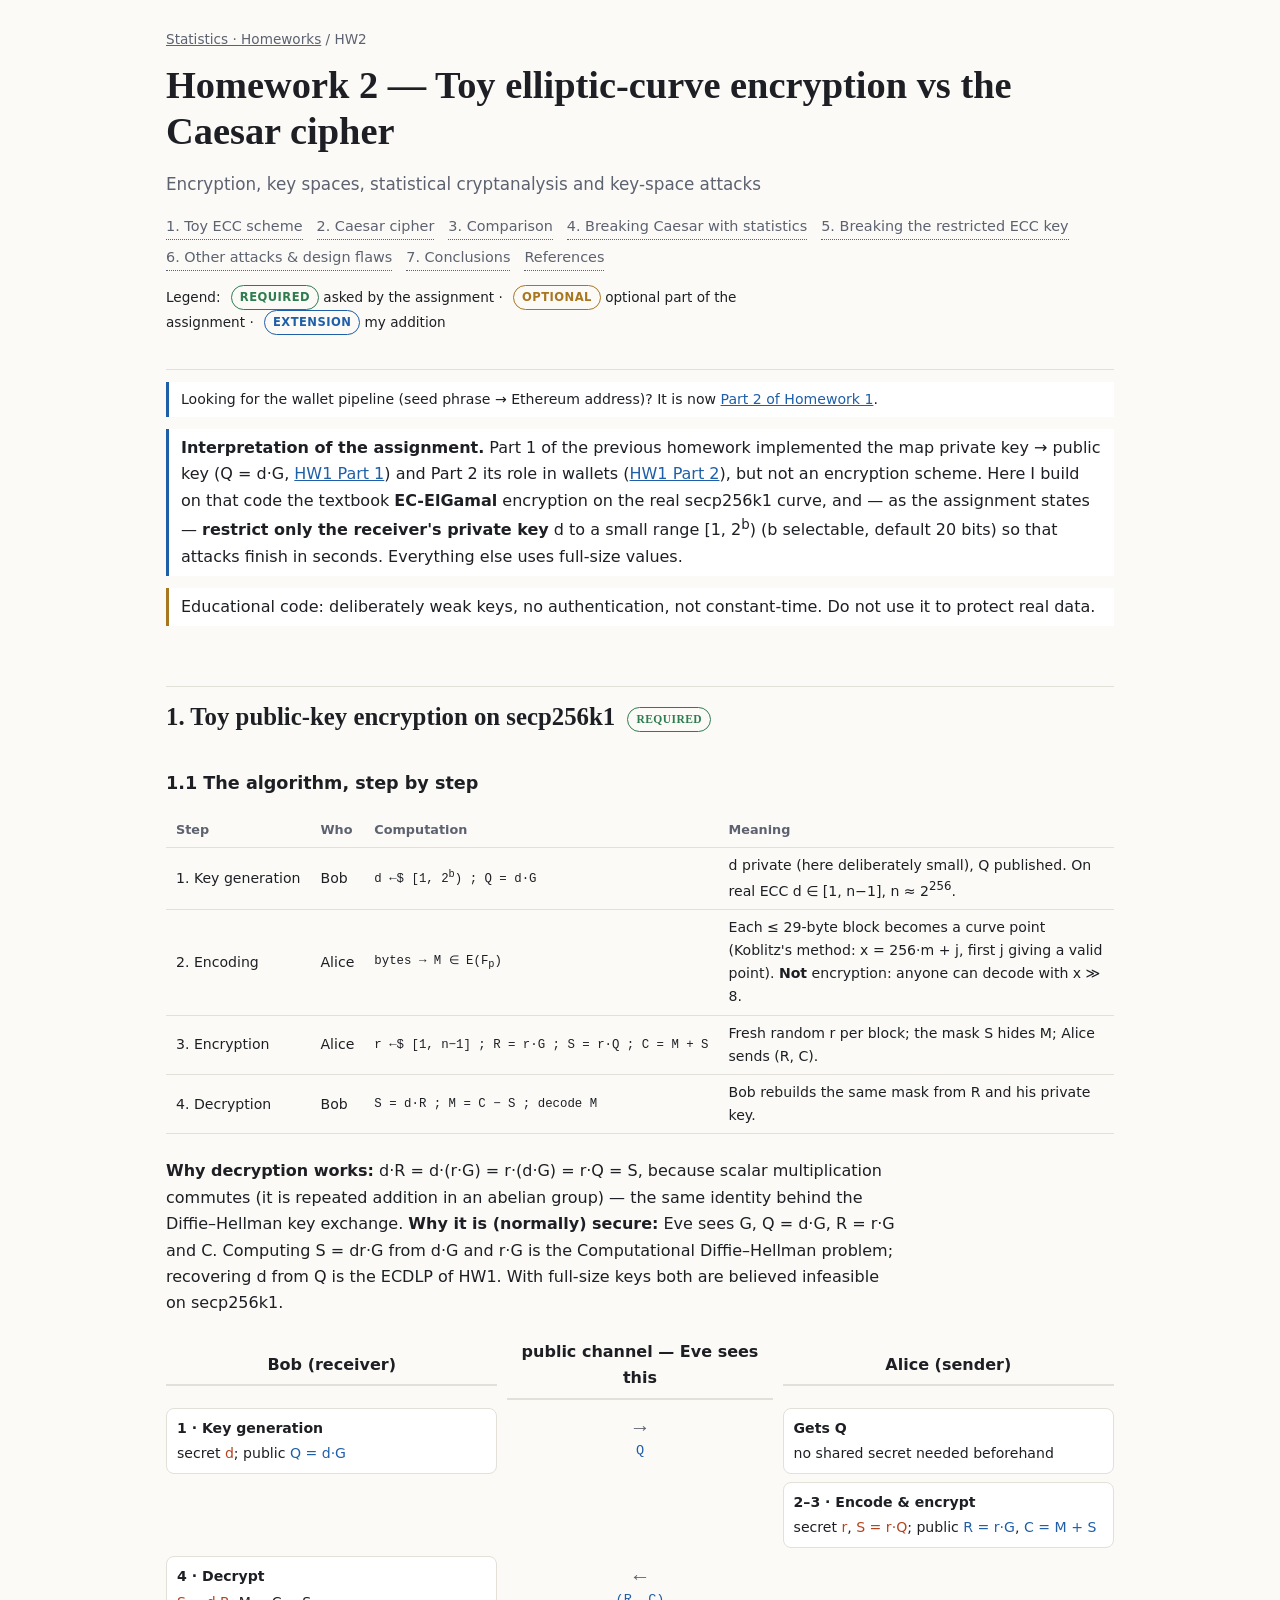
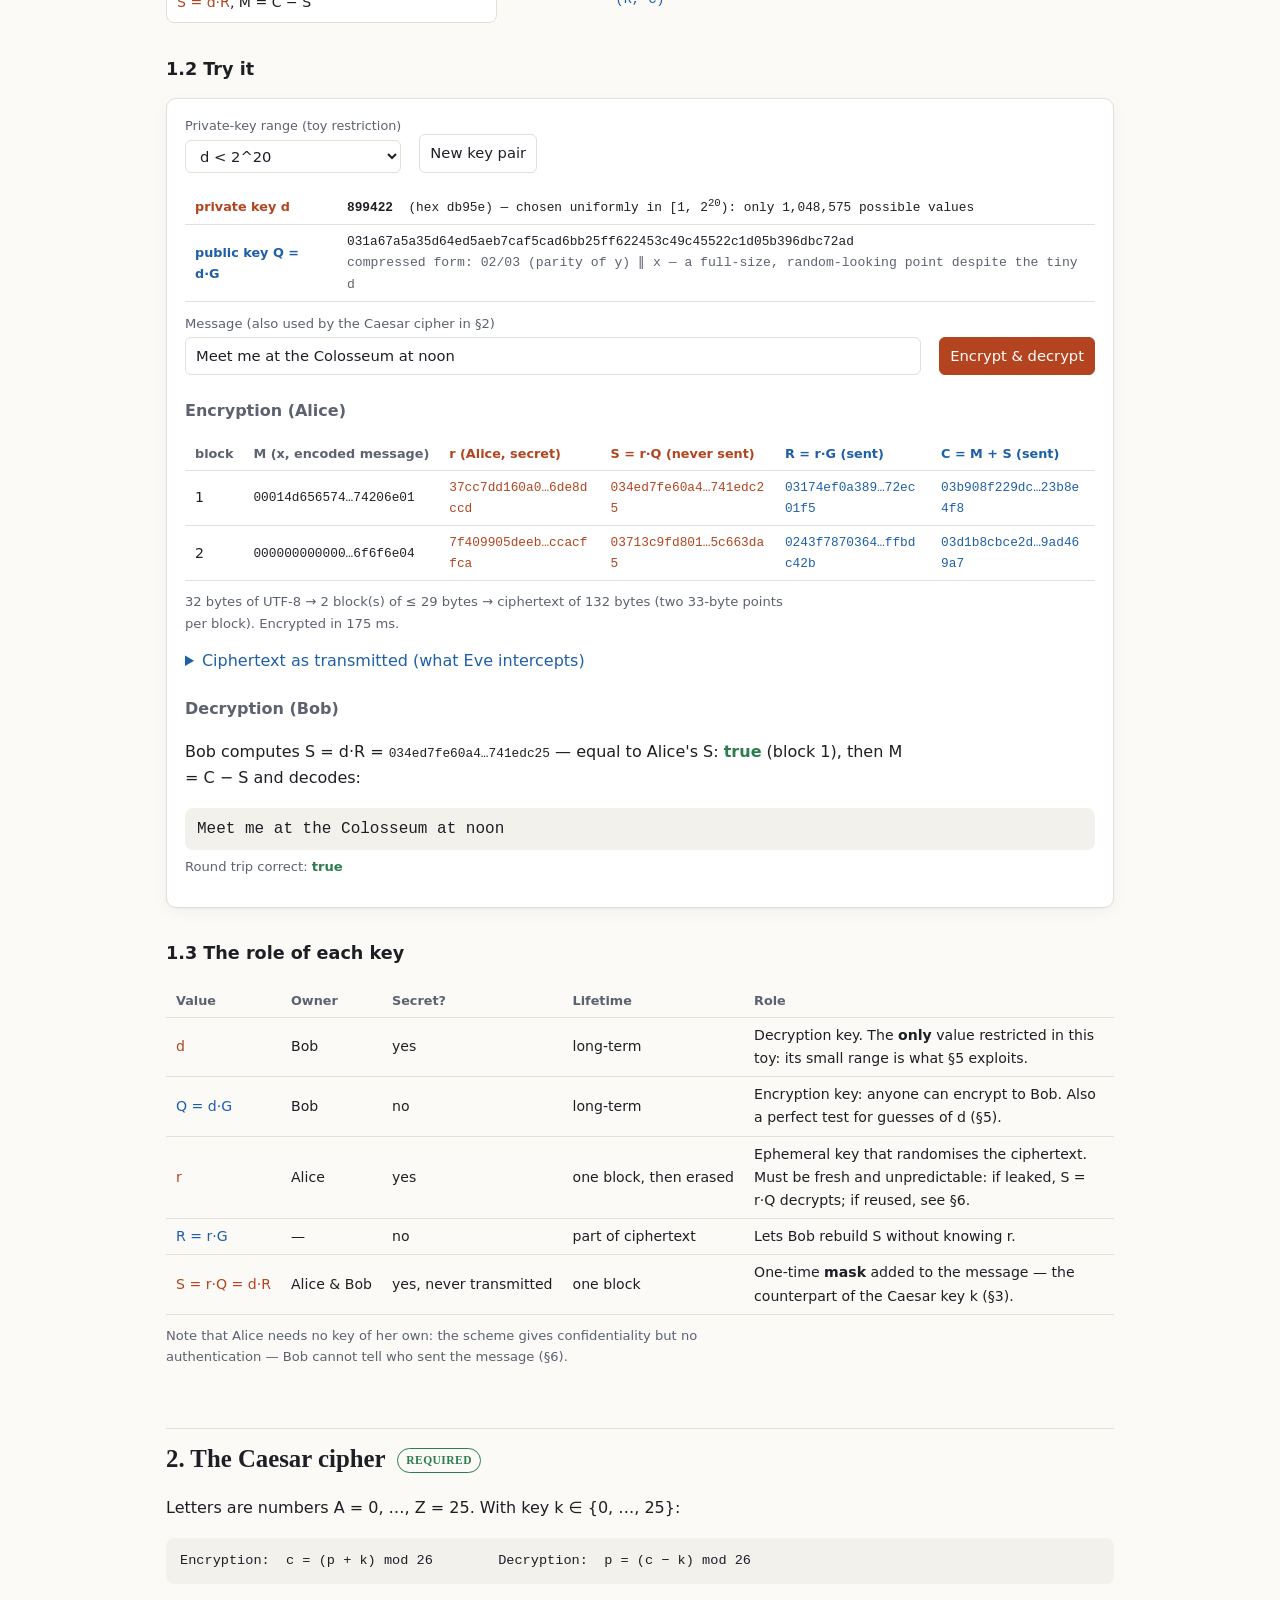
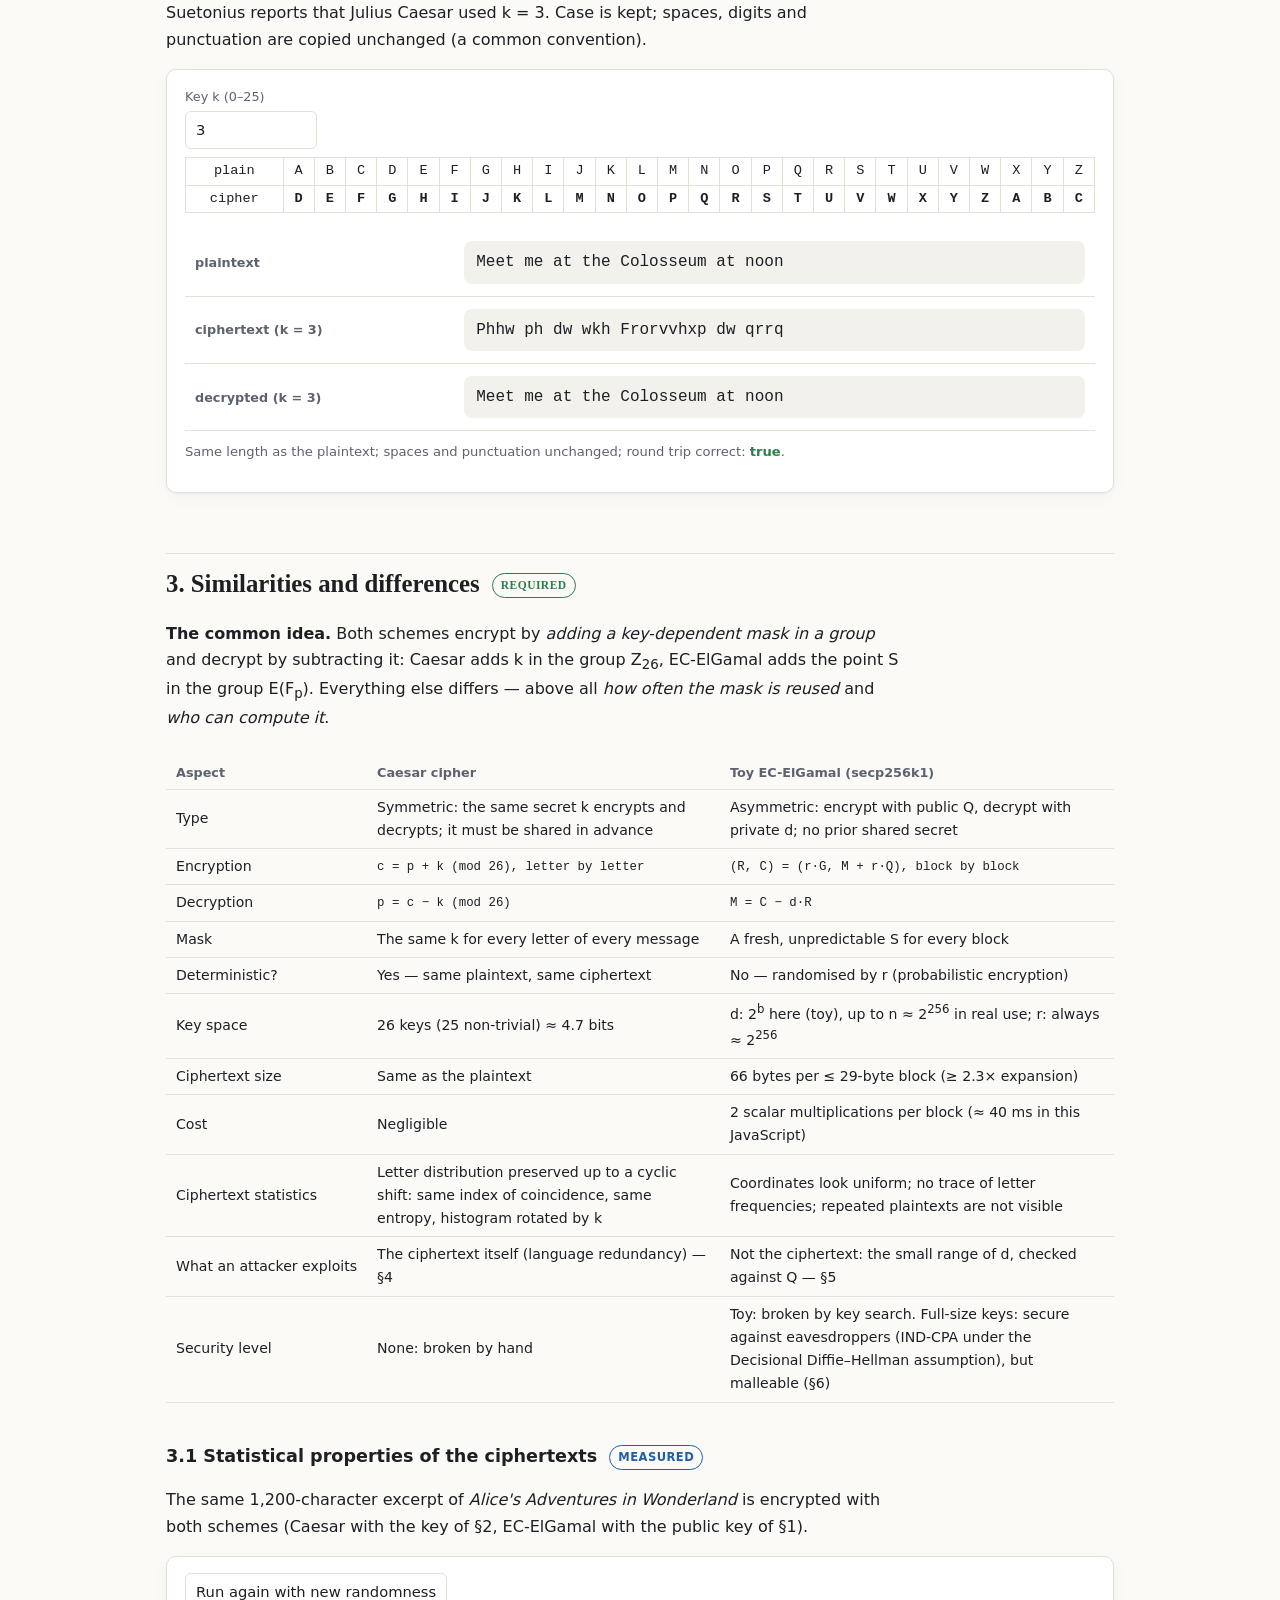
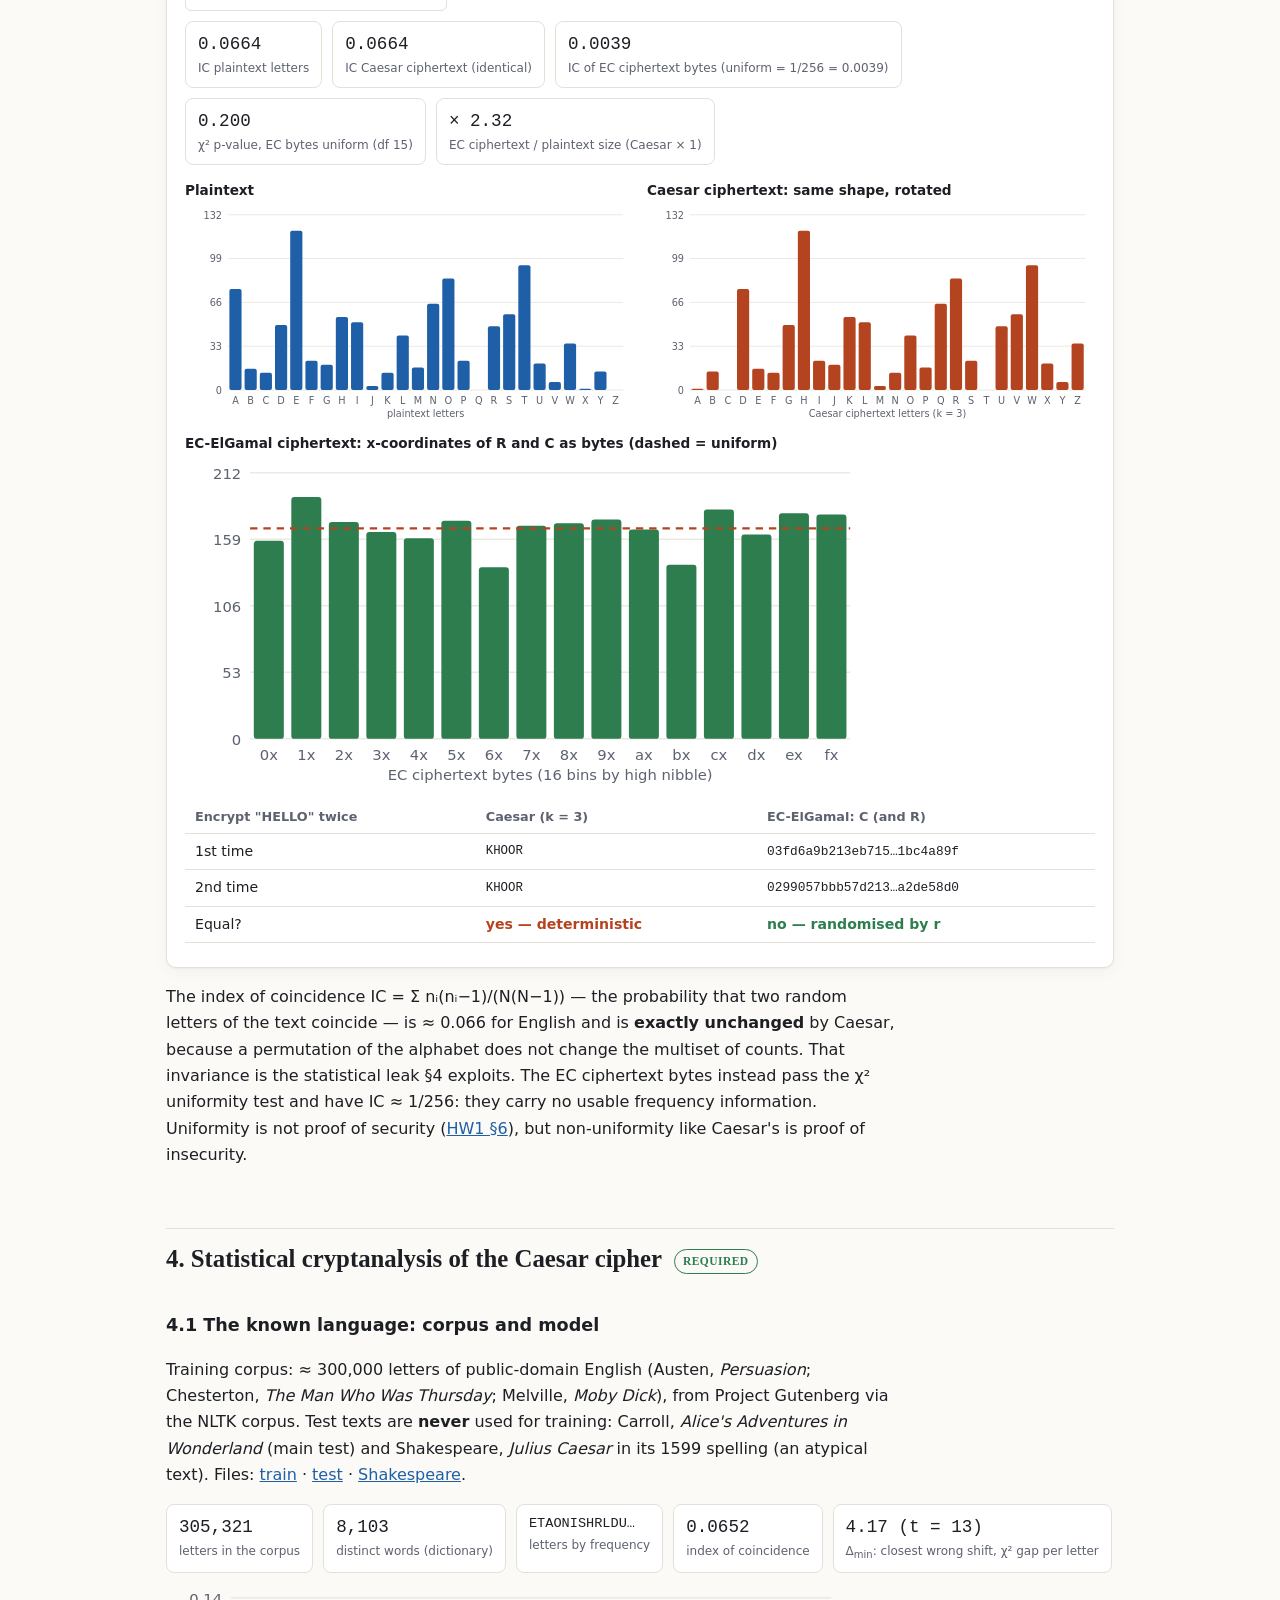
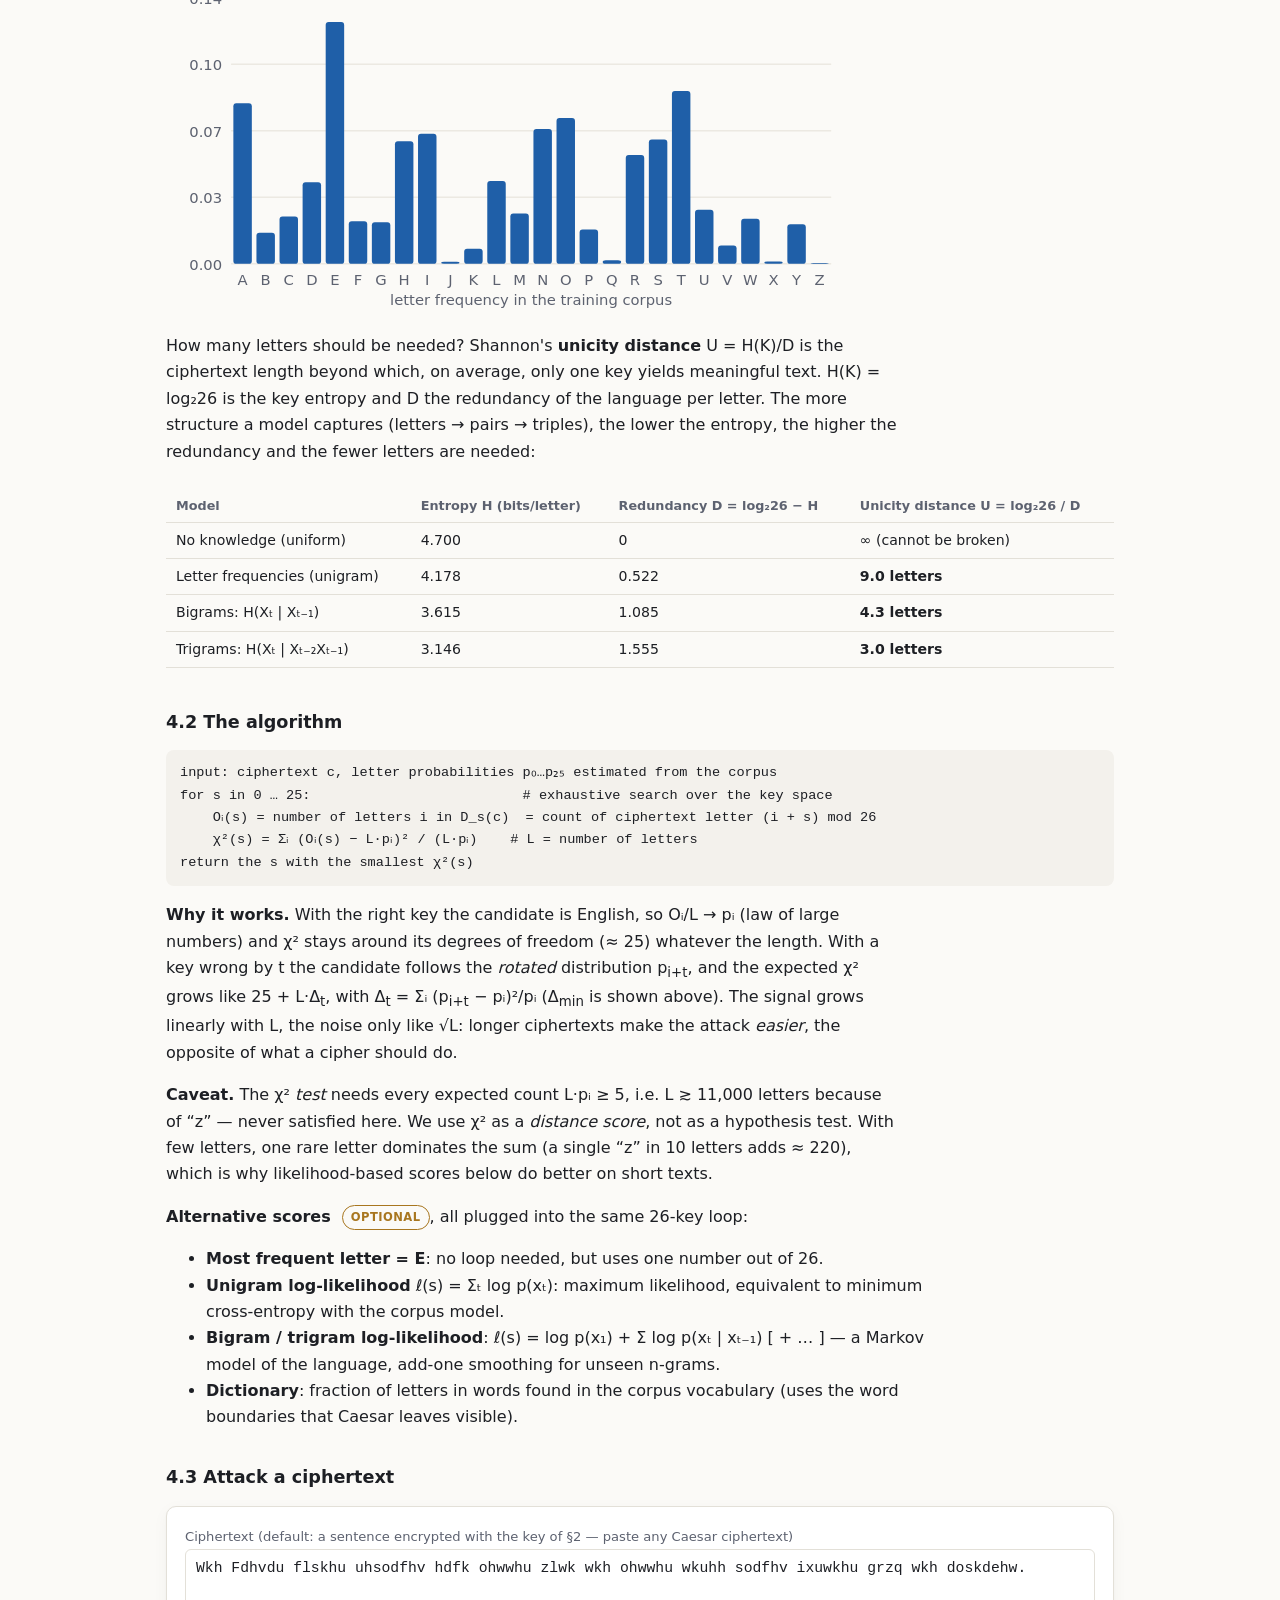
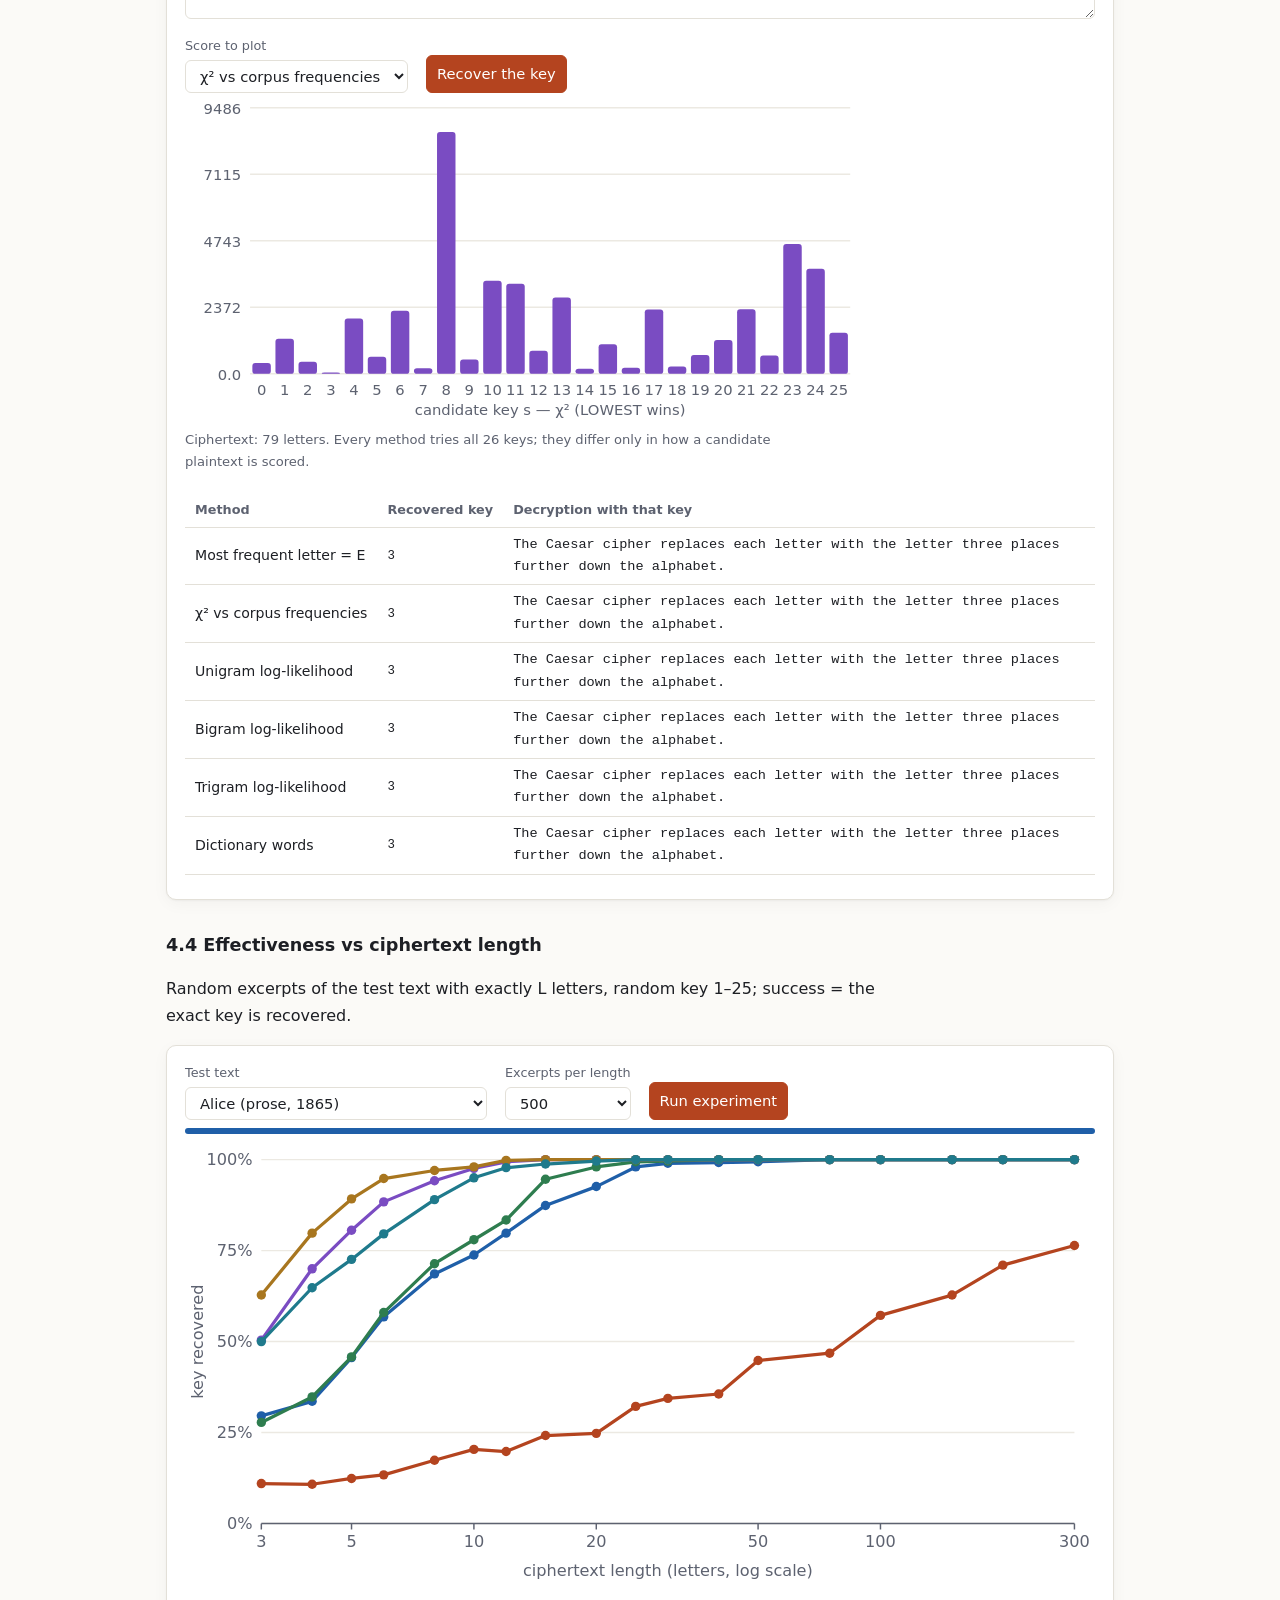
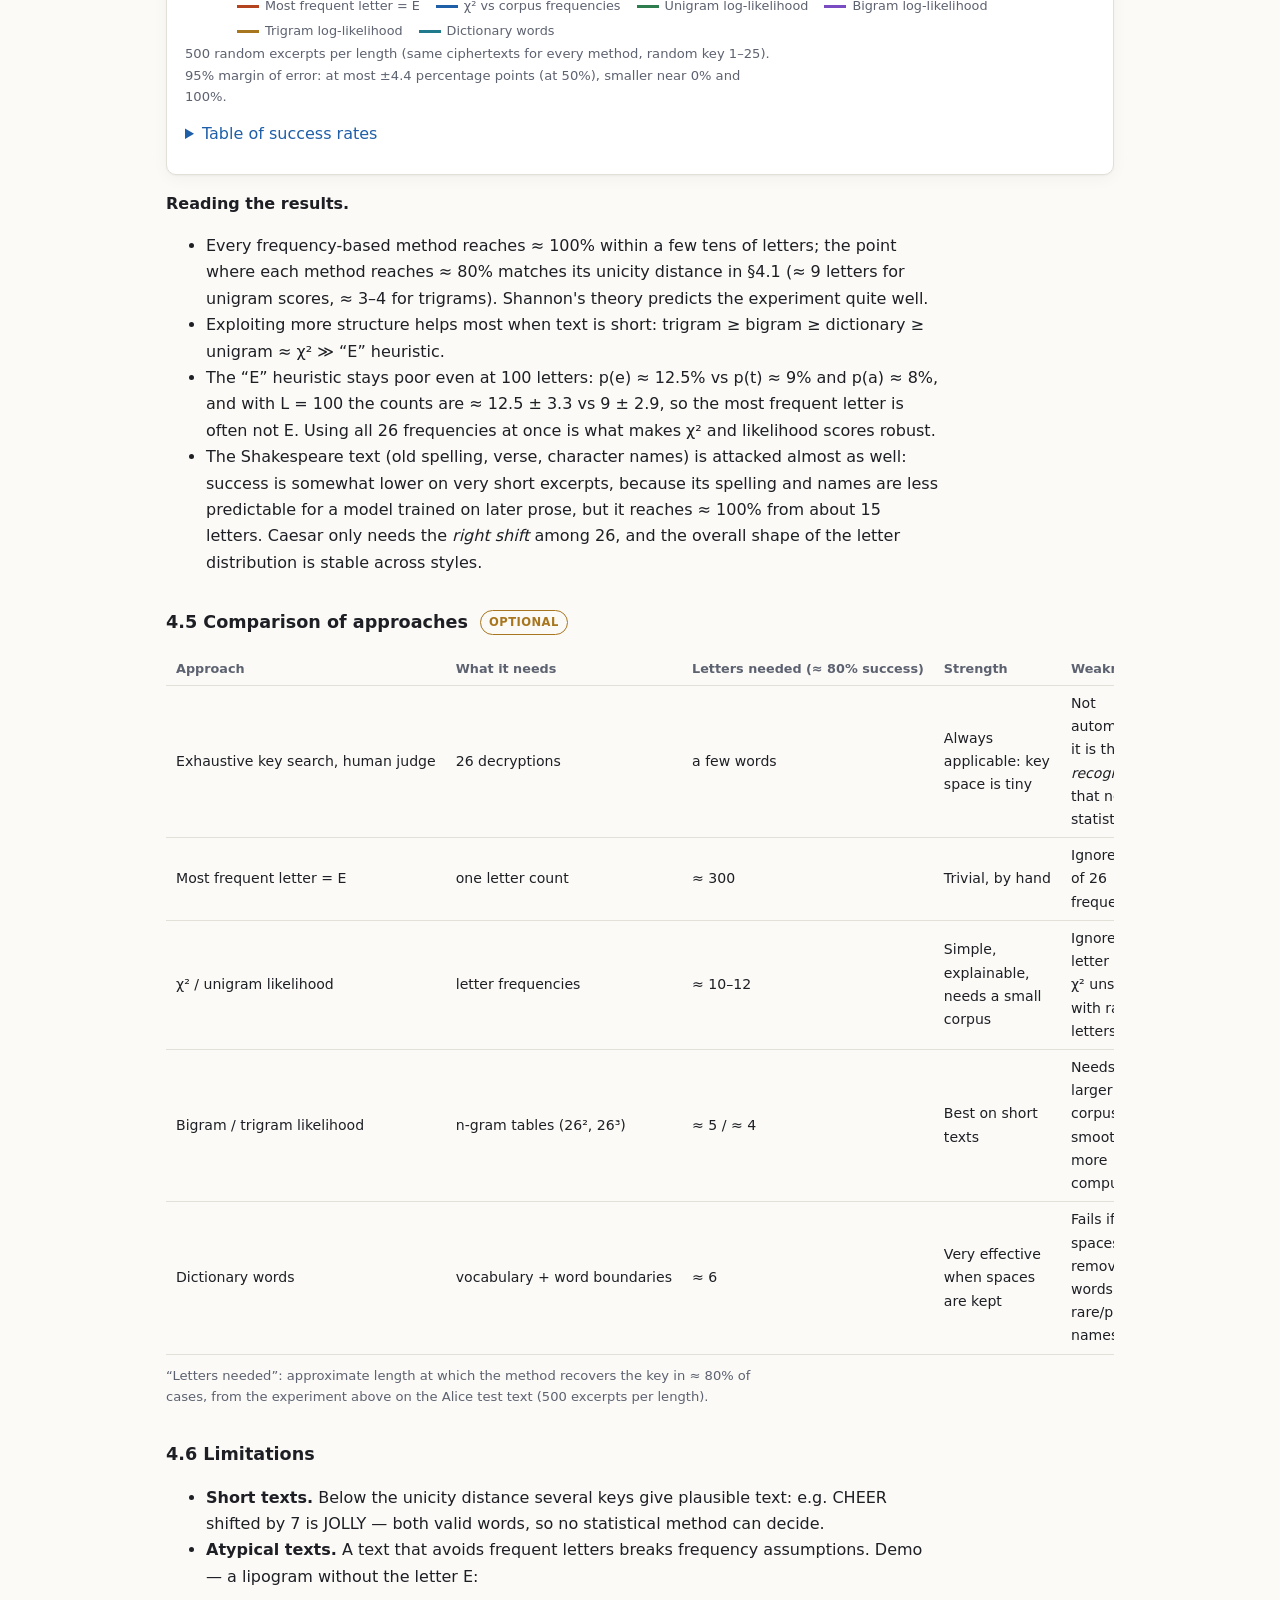
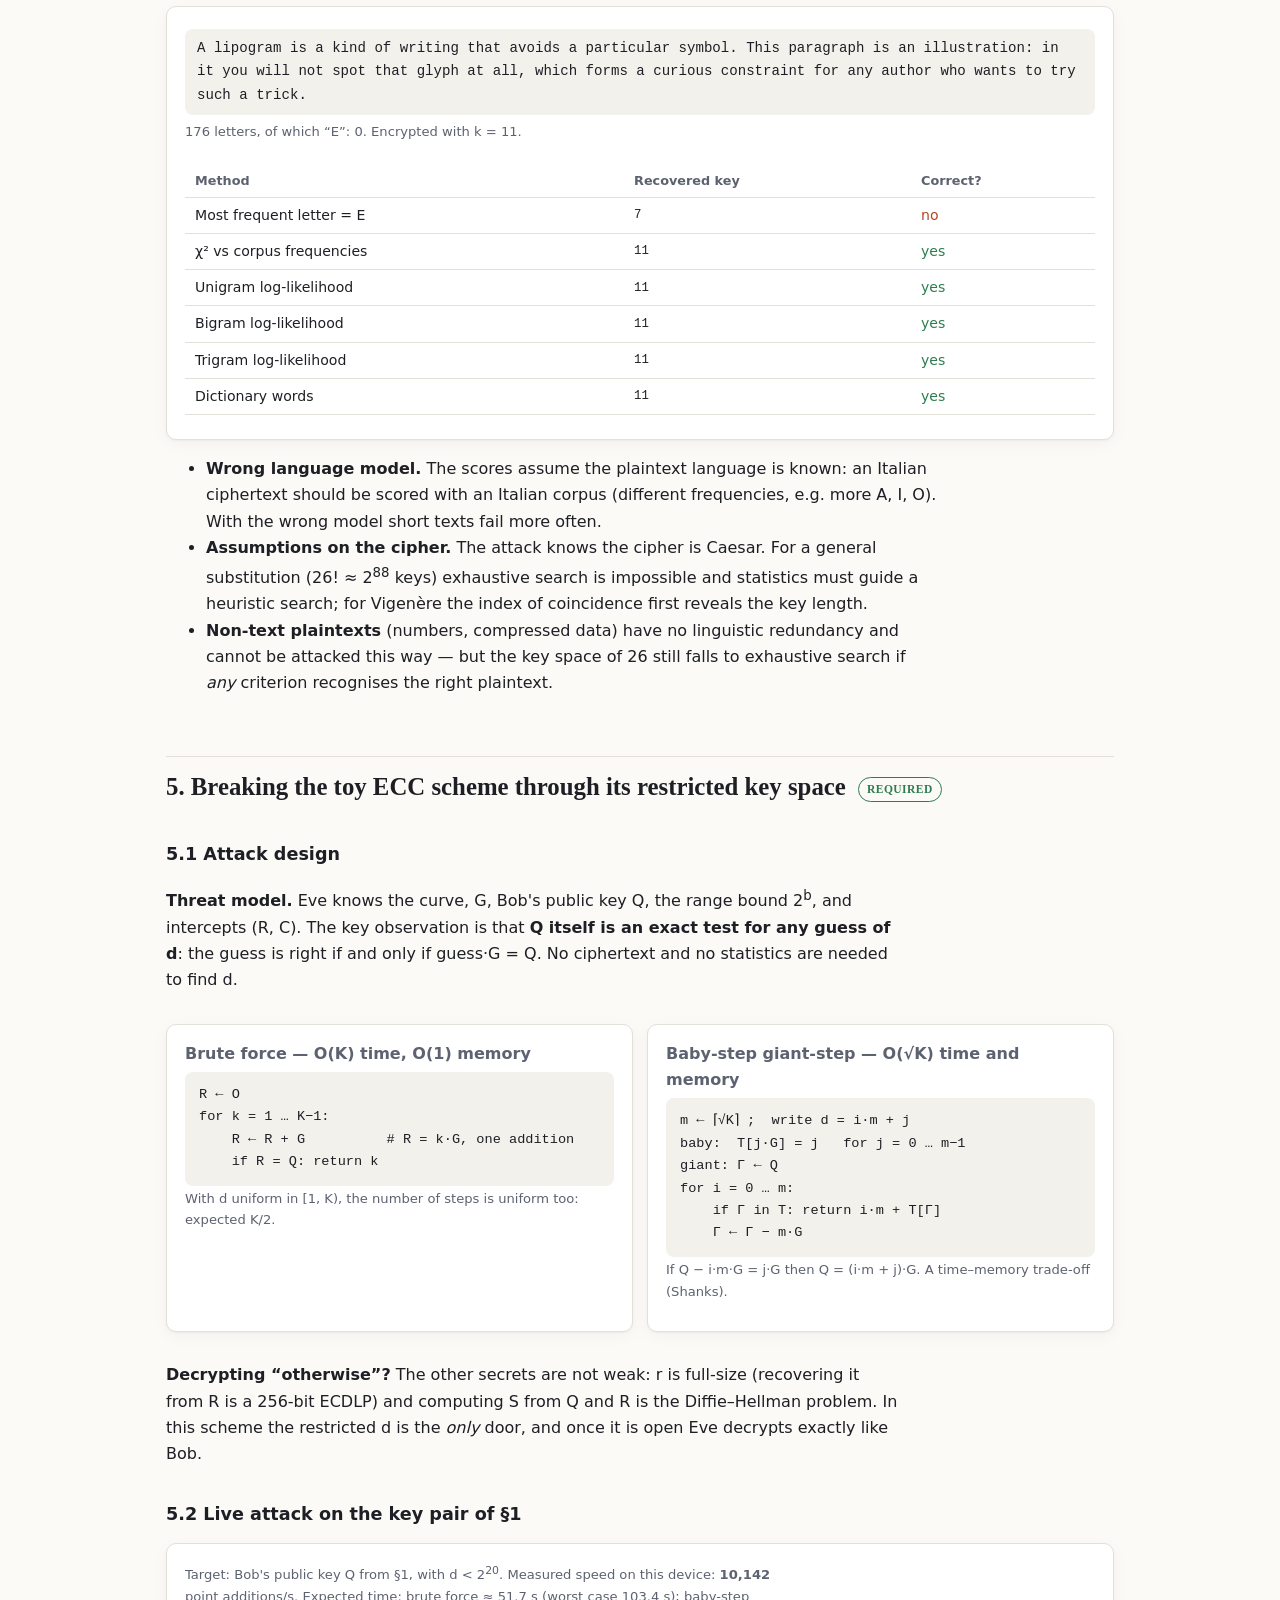
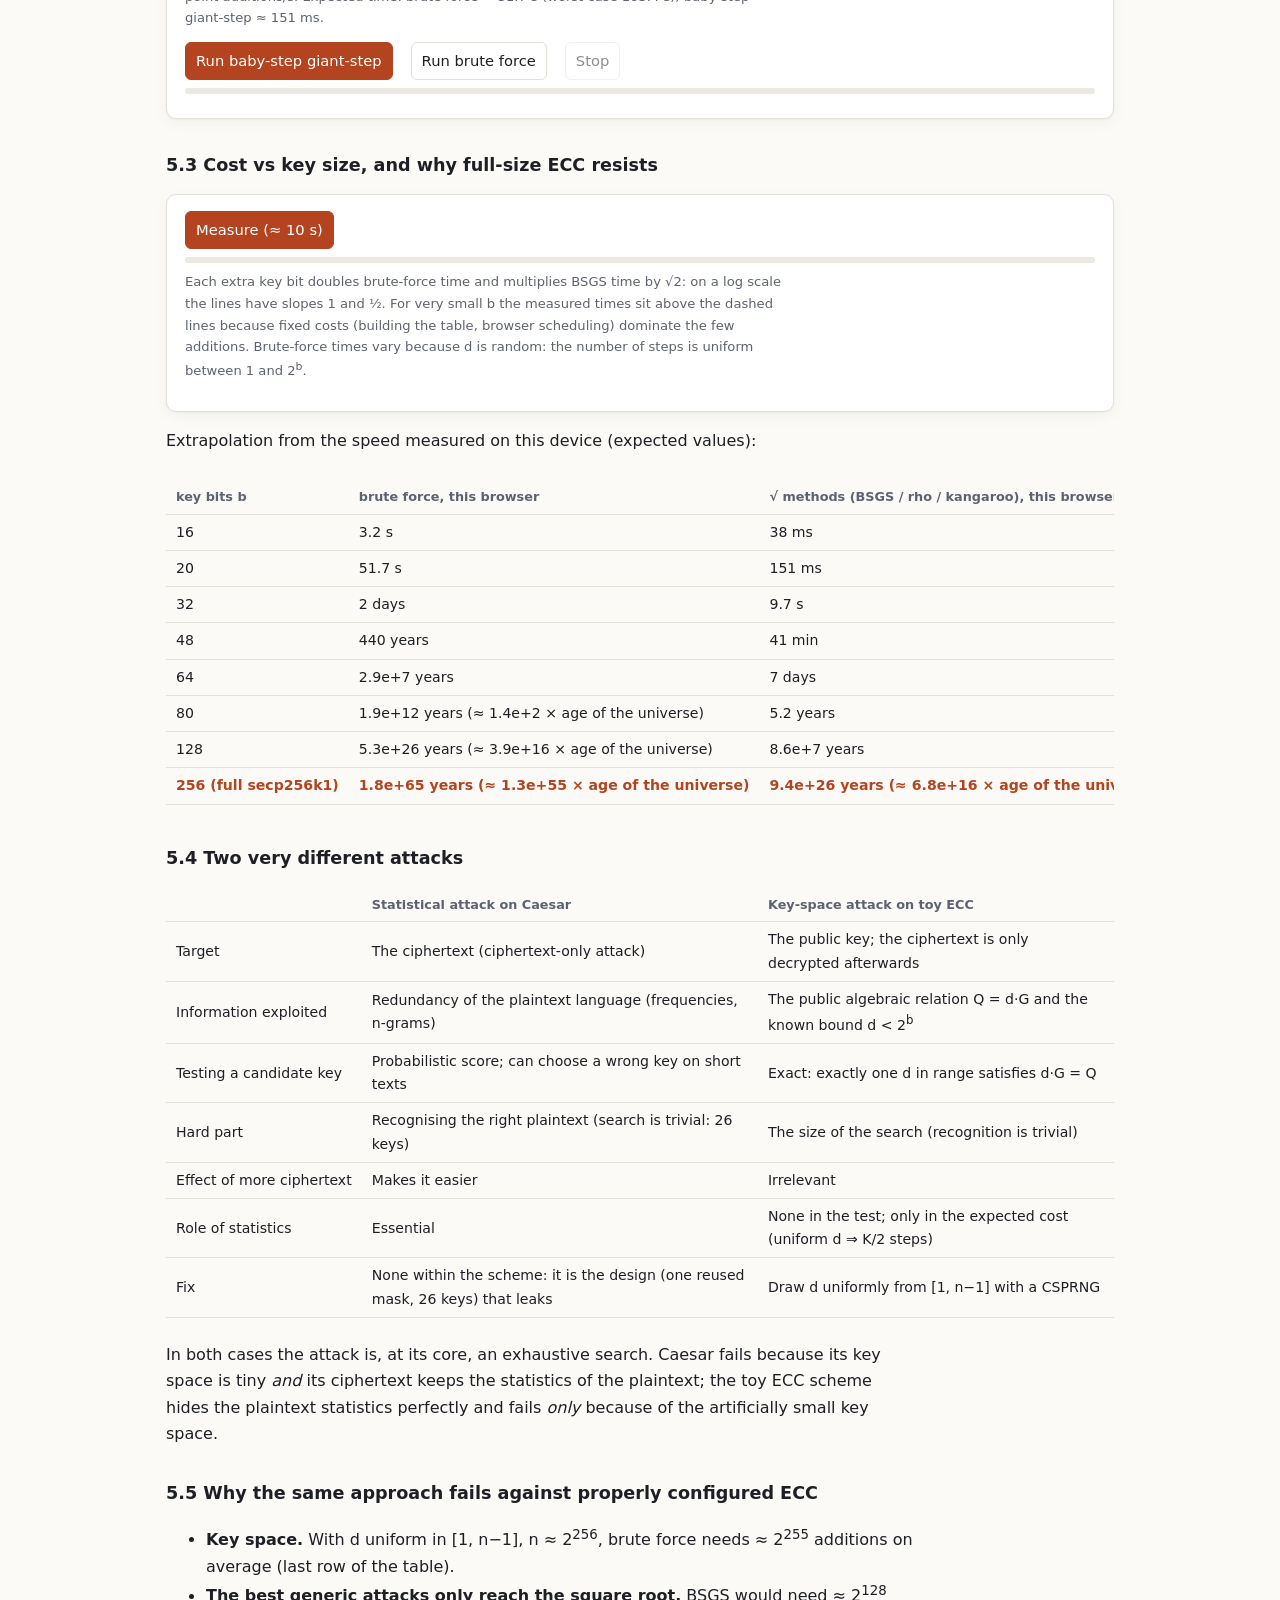
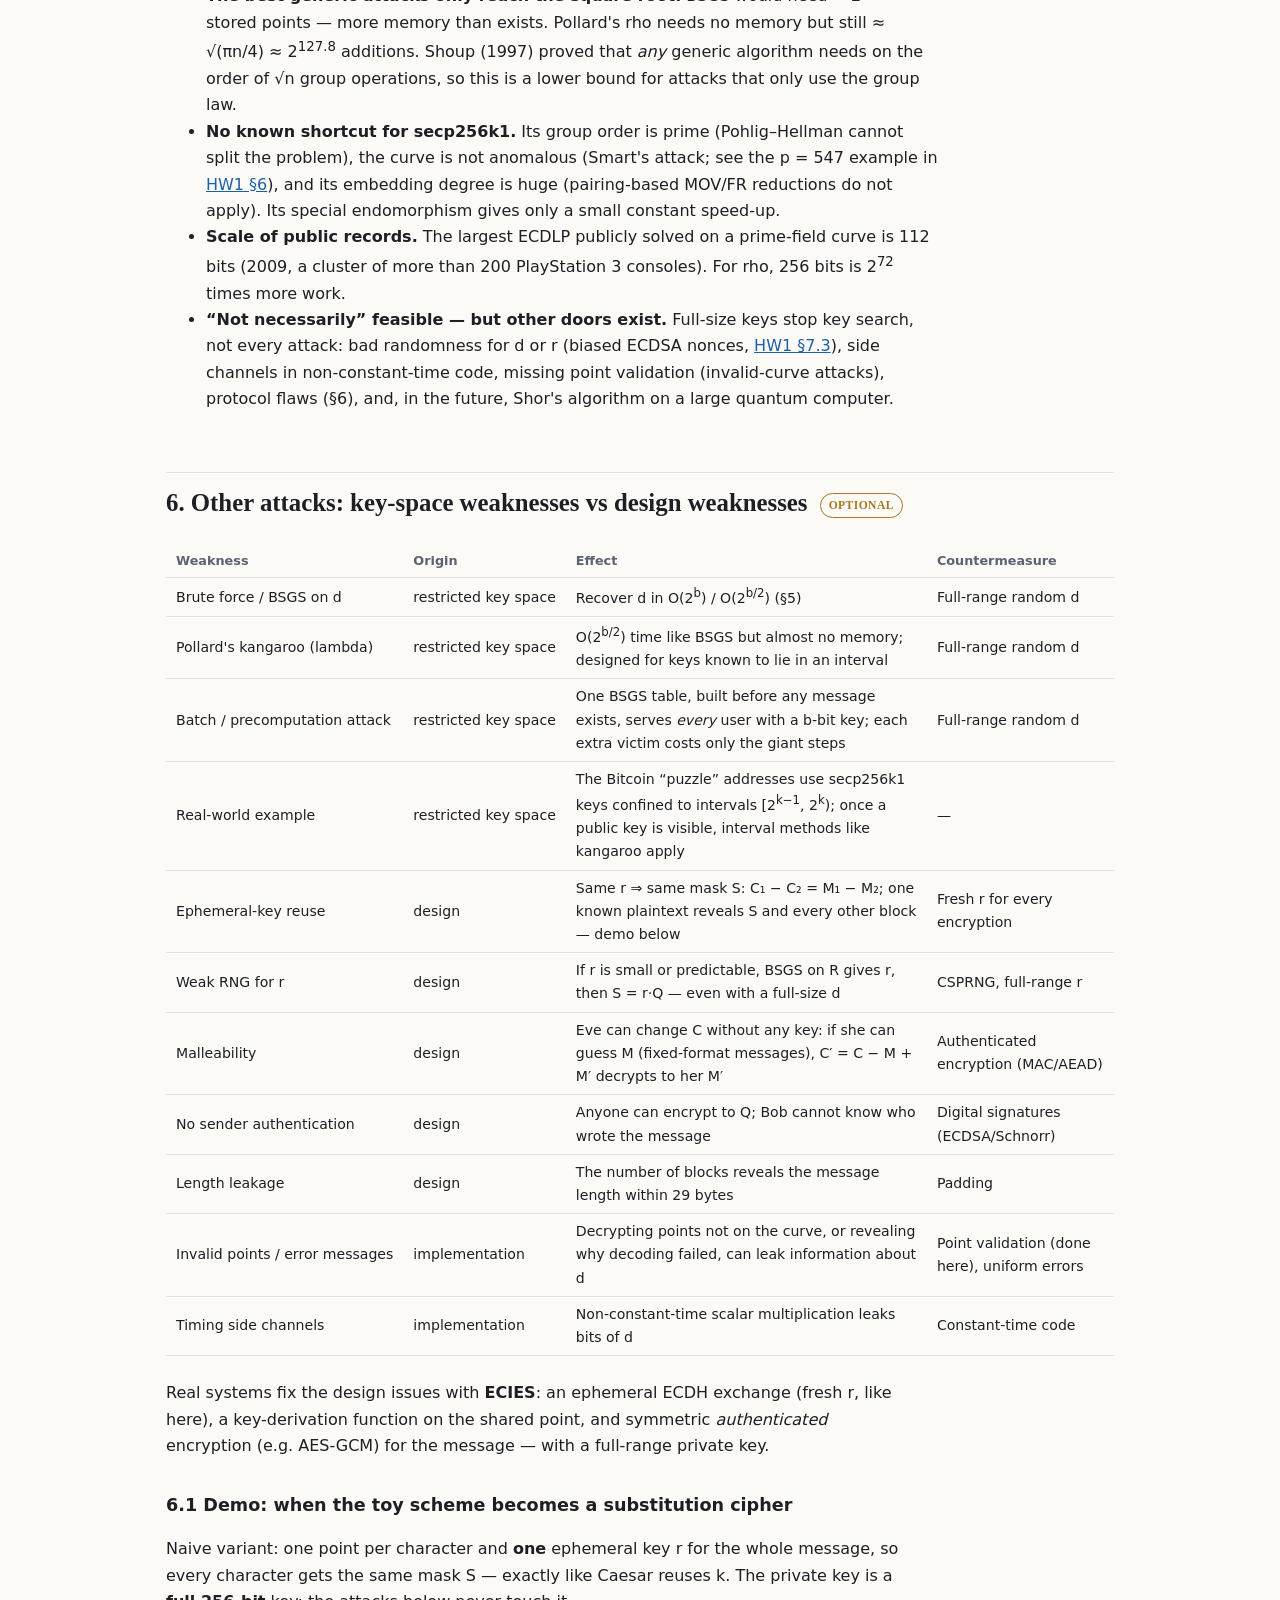
<file: hw2/index.html>
<!doctype html>
<html lang="en">
<head>
<meta charset="utf-8">
<meta name="viewport" content="width=device-width, initial-scale=1">
<title>HW2 · Toy ECC vs Caesar</title>
<meta name="description" content="Toy EC-ElGamal encryption on secp256k1 with a restricted private key, the Caesar cipher, statistical cryptanalysis of Caesar, and a key-space attack on the toy scheme.">
<link rel="stylesheet" href="../assets/style.css">
<link rel="stylesheet" href="css/hw2.css">
</head>
<body>
<div class="wrap">

<header class="site">
  <div class="crumb"><a href="../">Statistics · Homeworks</a> / HW2</div>
  <h1>Homework 2 — Toy elliptic-curve encryption vs the Caesar cipher</h1>
  <p class="lead">Encryption, key spaces, statistical cryptanalysis and key-space attacks</p>
  <nav class="toc">
    <a href="#ecc">1. Toy ECC scheme</a><a href="#caesar">2. Caesar cipher</a><a href="#compare">3. Comparison</a>
    <a href="#cryptanalysis">4. Breaking Caesar with statistics</a><a href="#ecc-attack">5. Breaking the restricted ECC key</a>
    <a href="#design">6. Other attacks &amp; design flaws</a><a href="#conclusions">7. Conclusions</a><a href="#refs">References</a>
  </nav>
  <p style="font-size:.85rem">
    Legend: <span class="tag req">required</span> asked by the assignment ·
    <span class="tag opt">optional</span> optional part of the assignment ·
    <span class="tag ours">extension</span> my addition
  </p>
</header>
<div class="note" style="margin-top:12px;font-size:.88rem">Looking for the wallet pipeline (seed phrase → Ethereum address)?
It is now <a href="../hw1/#part2">Part 2 of Homework 1</a>.</div>

<div class="note">
<b>Interpretation of the assignment.</b> Part 1 of the previous homework implemented the map private key → public key
(Q = d·G, <a href="../hw1/#part1">HW1 Part 1</a>) and Part 2 its role in wallets (<a href="../hw1/#part2">HW1 Part 2</a>), but not an encryption scheme. Here I build on that code the textbook
<b>EC-ElGamal</b> encryption on the real secp256k1 curve, and — as the assignment states — <b>restrict only the receiver's private key</b>
d to a small range [1, 2<sup>b</sup>) (b selectable, default 20 bits) so that attacks finish in seconds. Everything else uses full-size values.
</div>
<div class="note warn">Educational code: deliberately weak keys, no authentication, not constant-time. Do not use it to protect real data.</div>

<!-- ======================================================================= -->
<h2 id="ecc">1. Toy public-key encryption on secp256k1 <span class="tag req">required</span></h2>

<h3>1.1 The algorithm, step by step</h3>
<div class="table-wrap"><table>
<thead><tr><th>Step</th><th>Who</th><th>Computation</th><th>Meaning</th></tr></thead>
<tbody>
<tr><td>1. Key generation</td><td>Bob</td><td class="mono">d ←$ [1, 2<sup>b</sup>) ;  Q = d·G</td><td class="wrap-ok">d private (here deliberately small), Q published. On real ECC d ∈ [1, n−1], n ≈ 2<sup>256</sup>.</td></tr>
<tr><td>2. Encoding</td><td>Alice</td><td class="mono">bytes → M ∈ E(F<sub>p</sub>)</td><td class="wrap-ok">Each ≤ 29-byte block becomes a curve point (Koblitz's method: x = 256·m + j, first j giving a valid point). <b>Not</b> encryption: anyone can decode with x ≫ 8.</td></tr>
<tr><td>3. Encryption</td><td>Alice</td><td class="mono">r ←$ [1, n−1] ;  R = r·G ;  S = r·Q ;  C = M + S</td><td class="wrap-ok">Fresh random r per block; the mask S hides M; Alice sends (R, C).</td></tr>
<tr><td>4. Decryption</td><td>Bob</td><td class="mono">S = d·R ;  M = C − S ;  decode M</td><td class="wrap-ok">Bob rebuilds the same mask from R and his private key.</td></tr>
</tbody></table></div>
<p><b>Why decryption works:</b> d·R = d·(r·G) = r·(d·G) = r·Q = S, because scalar multiplication commutes (it is repeated addition in an abelian group) —
the same identity behind the Diffie–Hellman key exchange. <b>Why it is (normally) secure:</b> Eve sees G, Q = d·G, R = r·G and C. Computing S = dr·G
from d·G and r·G is the Computational Diffie–Hellman problem; recovering d from Q is the ECDLP of HW1. With full-size keys both are believed infeasible on secp256k1.</p>

<div class="seq" aria-label="Message flow between Bob, the public channel and Alice">
  <div class="who">Bob (receiver)</div><div class="who mid">public channel — Eve sees this</div><div class="who">Alice (sender)</div>
  <div class="box"><b>1 · Key generation</b>secret <span class="secret">d</span>; public <span class="public">Q = d·G</span></div>
  <div class="chan"><span class="arrow">→</span><span class="public">Q</span></div>
  <div class="box"><b>Gets Q</b>no shared secret needed beforehand</div>
  <div class="empty"></div><div class="empty"></div>
  <div class="box"><b>2–3 · Encode &amp; encrypt</b>secret <span class="secret">r</span>, <span class="secret">S = r·Q</span>; public <span class="public">R = r·G</span>, <span class="public">C = M + S</span></div>
  <div class="box"><b>4 · Decrypt</b><span class="secret">S = d·R</span>, M = C − S</div>
  <div class="chan"><span class="arrow">←</span><span class="public">(R, C)</span></div>
  <div class="empty"></div>
</div>

<h3>1.2 Try it</h3>
<div class="card">
  <div class="controls">
    <label>Private-key range (toy restriction)
      <select id="ecc-bits">
        <option value="8">d &lt; 2^8</option><option value="12">d &lt; 2^12</option><option value="16">d &lt; 2^16</option>
        <option value="20" selected>d &lt; 2^20</option><option value="24">d &lt; 2^24</option><option value="28">d &lt; 2^28</option><option value="32">d &lt; 2^32</option>
      </select></label>
    <button id="ecc-keygen">New key pair</button>
  </div>
  <div id="ecc-keys" class="table-wrap" style="margin-top:8px"></div>
  <label class="caption" for="ecc-msg">Message (also used by the Caesar cipher in §2)</label>
  <div class="controls"><input id="ecc-msg" type="text" value="Meet me at the Colosseum at noon" style="flex:1;min-width:220px">
    <button id="ecc-encrypt" class="primary">Encrypt &amp; decrypt</button></div>
  <h4>Encryption (Alice)</h4><div id="ecc-enc"></div>
  <h4>Decryption (Bob)</h4><div id="ecc-dec"></div>
</div>

<h3>1.3 The role of each key</h3>
<div class="table-wrap"><table>
<thead><tr><th>Value</th><th>Owner</th><th>Secret?</th><th>Lifetime</th><th>Role</th></tr></thead>
<tbody>
<tr><td class="secret">d</td><td>Bob</td><td>yes</td><td>long-term</td><td class="wrap-ok">Decryption key. The <b>only</b> value restricted in this toy: its small range is what §5 exploits.</td></tr>
<tr><td class="public">Q = d·G</td><td>Bob</td><td>no</td><td>long-term</td><td class="wrap-ok">Encryption key: anyone can encrypt to Bob. Also a perfect test for guesses of d (§5).</td></tr>
<tr><td class="secret">r</td><td>Alice</td><td>yes</td><td>one block, then erased</td><td class="wrap-ok">Ephemeral key that randomises the ciphertext. Must be fresh and unpredictable: if leaked, S = r·Q decrypts; if reused, see §6.</td></tr>
<tr><td class="public">R = r·G</td><td>—</td><td>no</td><td>part of ciphertext</td><td class="wrap-ok">Lets Bob rebuild S without knowing r.</td></tr>
<tr><td class="secret">S = r·Q = d·R</td><td>Alice &amp; Bob</td><td>yes, never transmitted</td><td>one block</td><td class="wrap-ok">One-time <b>mask</b> added to the message — the counterpart of the Caesar key k (§3).</td></tr>
</tbody></table></div>
<p class="caption">Note that Alice needs no key of her own: the scheme gives confidentiality but no authentication — Bob cannot tell who sent the message (§6).</p>

<!-- ======================================================================= -->
<h2 id="caesar">2. The Caesar cipher <span class="tag req">required</span></h2>
<p>Letters are numbers A = 0, …, Z = 25. With key k ∈ {0, …, 25}:</p>
<pre>Encryption:  c = (p + k) mod 26        Decryption:  p = (c − k) mod 26</pre>
<p>Suetonius reports that Julius Caesar used k = 3. Case is kept; spaces, digits and punctuation are copied unchanged (a common convention).</p>
<div class="card">
  <div class="controls"><label>Key k (0–25)<input id="cz-key" type="number" min="0" max="25" value="3"></label></div>
  <div id="cz-out"></div>
</div>

<!-- ======================================================================= -->
<h2 id="compare">3. Similarities and differences <span class="tag req">required</span></h2>
<p><b>The common idea.</b> Both schemes encrypt by <i>adding a key-dependent mask in a group</i> and decrypt by subtracting it:
Caesar adds k in the group Z<sub>26</sub>, EC-ElGamal adds the point S in the group E(F<sub>p</sub>). Everything else differs — above all
<i>how often the mask is reused</i> and <i>who can compute it</i>.</p>
<div class="table-wrap"><table>
<thead><tr><th>Aspect</th><th>Caesar cipher</th><th>Toy EC-ElGamal (secp256k1)</th></tr></thead>
<tbody>
<tr><td>Type</td><td class="wrap-ok">Symmetric: the same secret k encrypts and decrypts; it must be shared in advance</td><td class="wrap-ok">Asymmetric: encrypt with public Q, decrypt with private d; no prior shared secret</td></tr>
<tr><td>Encryption</td><td class="mono">c = p + k (mod 26), letter by letter</td><td class="mono">(R, C) = (r·G, M + r·Q), block by block</td></tr>
<tr><td>Decryption</td><td class="mono">p = c − k (mod 26)</td><td class="mono">M = C − d·R</td></tr>
<tr><td>Mask</td><td class="wrap-ok">The same k for every letter of every message</td><td class="wrap-ok">A fresh, unpredictable S for every block</td></tr>
<tr><td>Deterministic?</td><td>Yes — same plaintext, same ciphertext</td><td class="wrap-ok">No — randomised by r (probabilistic encryption)</td></tr>
<tr><td>Key space</td><td class="wrap-ok">26 keys (25 non-trivial) ≈ 4.7 bits</td><td class="wrap-ok">d: 2<sup>b</sup> here (toy), up to n ≈ 2<sup>256</sup> in real use; r: always ≈ 2<sup>256</sup></td></tr>
<tr><td>Ciphertext size</td><td>Same as the plaintext</td><td class="wrap-ok">66 bytes per ≤ 29-byte block (≥ 2.3× expansion)</td></tr>
<tr><td>Cost</td><td>Negligible</td><td class="wrap-ok">2 scalar multiplications per block (≈ 40 ms in this JavaScript)</td></tr>
<tr><td>Ciphertext statistics</td><td class="wrap-ok">Letter distribution preserved up to a cyclic shift: same index of coincidence, same entropy, histogram rotated by k</td><td class="wrap-ok">Coordinates look uniform; no trace of letter frequencies; repeated plaintexts are not visible</td></tr>
<tr><td>What an attacker exploits</td><td class="wrap-ok">The ciphertext itself (language redundancy) — §4</td><td class="wrap-ok">Not the ciphertext: the small range of d, checked against Q — §5</td></tr>
<tr><td>Security level</td><td class="wrap-ok">None: broken by hand</td><td class="wrap-ok">Toy: broken by key search. Full-size keys: secure against eavesdroppers (IND-CPA under the Decisional Diffie–Hellman assumption), but malleable (§6)</td></tr>
</tbody></table></div>

<h3>3.1 Statistical properties of the ciphertexts <span class="tag ours">measured</span></h3>
<p>The same 1,200-character excerpt of <i>Alice's Adventures in Wonderland</i> is encrypted with both schemes (Caesar with the key of §2, EC-ElGamal with the public key of §1).</p>
<div class="card">
  <button id="cmp-run">Run again with new randomness</button>
  <div class="stat-row" id="cmp-stats"></div>
  <div class="grid2">
    <div><div class="chart-title">Plaintext</div><div id="cmp-plain"></div></div>
    <div><div class="chart-title">Caesar ciphertext: same shape, rotated</div><div id="cmp-caesar"></div></div>
  </div>
  <div class="chart-title">EC-ElGamal ciphertext: x-coordinates of R and C as bytes (dashed = uniform)</div>
  <div id="cmp-ecc" class="single-chart"></div>
  <div id="cmp-twice" class="table-wrap"></div>
</div>
<p>The index of coincidence IC = Σ nᵢ(nᵢ−1)/(N(N−1)) — the probability that two random letters of the text coincide — is ≈ 0.066 for English and is
<b>exactly unchanged</b> by Caesar, because a permutation of the alphabet does not change the multiset of counts. That invariance is the statistical leak
§4 exploits. The EC ciphertext bytes instead pass the χ² uniformity test and have IC ≈ 1/256: they carry no usable frequency information.
Uniformity is not proof of security (<a href="../hw1/#discussion">HW1 §6</a>), but non-uniformity like Caesar's is proof of insecurity.</p>

<!-- ======================================================================= -->
<h2 id="cryptanalysis">4. Statistical cryptanalysis of the Caesar cipher <span class="tag req">required</span></h2>

<h3>4.1 The known language: corpus and model</h3>
<p>Training corpus: ≈ 300,000 letters of public-domain English (Austen, <i>Persuasion</i>; Chesterton, <i>The Man Who Was Thursday</i>; Melville, <i>Moby Dick</i>),
from Project Gutenberg via the NLTK corpus. Test texts are <b>never</b> used for training: Carroll, <i>Alice's Adventures in Wonderland</i> (main test) and
Shakespeare, <i>Julius Caesar</i> in its 1599 spelling (an atypical text). Files: <a href="data/corpus-train.txt">train</a> ·
<a href="data/corpus-test.txt">test</a> · <a href="data/corpus-shakespeare.txt">Shakespeare</a>.</p>
<div class="stat-row" id="lm-stats"></div>
<div id="lm-chart" class="single-chart"></div>
<p>How many letters should be needed? Shannon's <b>unicity distance</b> U = H(K)/D is the ciphertext length beyond which, on average, only one key yields
meaningful text. H(K) = log₂26 is the key entropy and D the redundancy of the language per letter. The more structure a model captures (letters → pairs → triples),
the lower the entropy, the higher the redundancy and the fewer letters are needed:</p>
<div class="table-wrap"><table id="lm-entropy"></table></div>

<h3>4.2 The algorithm</h3>
<pre>
input: ciphertext c, letter probabilities p₀…p₂₅ estimated from the corpus
for s in 0 … 25:                          # exhaustive search over the key space
    Oᵢ(s) = number of letters i in D_s(c)  = count of ciphertext letter (i + s) mod 26
    χ²(s) = Σᵢ (Oᵢ(s) − L·pᵢ)² / (L·pᵢ)    # L = number of letters
return the s with the smallest χ²(s)
</pre>
<p><b>Why it works.</b> With the right key the candidate is English, so Oᵢ/L → pᵢ (law of large numbers) and χ² stays around its degrees of freedom (≈ 25)
whatever the length. With a key wrong by t the candidate follows the <i>rotated</i> distribution p<sub>i+t</sub>, and the expected χ² grows like
25 + L·Δ<sub>t</sub>, with Δ<sub>t</sub> = Σᵢ (p<sub>i+t</sub> − pᵢ)²/pᵢ (Δ<sub>min</sub> is shown above). The signal grows linearly with L, the noise only like √L:
longer ciphertexts make the attack <i>easier</i>, the opposite of what a cipher should do.</p>
<p><b>Caveat.</b> The χ² <i>test</i> needs every expected count L·pᵢ ≥ 5, i.e. L ≳ 11,000 letters because of “z” — never satisfied here. We use χ² as a
<i>distance score</i>, not as a hypothesis test. With few letters, one rare letter dominates the sum (a single “z” in 10 letters adds ≈ 220), which is why
likelihood-based scores below do better on short texts.</p>
<p><b>Alternative scores</b> <span class="tag opt">optional</span>, all plugged into the same 26-key loop:</p>
<ul>
<li><b>Most frequent letter = E</b>: no loop needed, but uses one number out of 26.</li>
<li><b>Unigram log-likelihood</b> ℓ(s) = Σₜ log p(xₜ): maximum likelihood, equivalent to minimum cross-entropy with the corpus model.</li>
<li><b>Bigram / trigram log-likelihood</b>: ℓ(s) = log p(x₁) + Σ log p(xₜ | xₜ₋₁) [ + … ] — a Markov model of the language, add-one smoothing for unseen n-grams.</li>
<li><b>Dictionary</b>: fraction of letters in words found in the corpus vocabulary (uses the word boundaries that Caesar leaves visible).</li>
</ul>

<h3>4.3 Attack a ciphertext</h3>
<div class="card">
  <label class="caption" for="ca-input">Ciphertext (default: a sentence encrypted with the key of §2 — paste any Caesar ciphertext)</label>
  <textarea id="ca-input" spellcheck="false"></textarea>
  <div class="controls" style="margin-top:8px">
    <label>Score to plot
      <select id="ca-method">
        <option value="chi2" selected>χ² vs corpus frequencies</option><option value="maxE">Most frequent letter = E</option>
        <option value="uni">Unigram log-likelihood</option><option value="bi">Bigram log-likelihood</option>
        <option value="tri">Trigram log-likelihood</option><option value="dict">Dictionary words</option>
      </select></label>
    <button id="ca-run" class="primary">Recover the key</button>
  </div>
  <div id="ca-chart" class="single-chart"></div>
  <div id="ca-out"></div>
</div>

<h3>4.4 Effectiveness vs ciphertext length</h3>
<p>Random excerpts of the test text with exactly L letters, random key 1–25; success = the exact key is recovered.</p>
<div class="card">
  <div class="controls">
    <label>Test text<select id="exp-source"><option value="test" selected>Alice (prose, 1865)</option><option value="shakespeare">Julius Caesar (verse, 1599 spelling)</option></select></label>
    <label>Excerpts per length<select id="exp-trials"><option>200</option><option selected>500</option><option>1500</option></select></label>
    <button id="exp-run" class="primary">Run experiment</button>
  </div>
  <div class="progress"><div id="exp-progress"></div></div>
  <div id="exp-chart"></div>
  <p class="caption" id="exp-note"></p>
  <details><summary>Table of success rates</summary><div class="table-wrap"><table id="exp-table"></table></div></details>
</div>
<p><b>Reading the results.</b></p>
<ul>
<li>Every frequency-based method reaches ≈ 100% within a few tens of letters; the point where each method reaches ≈ 80% matches its unicity distance in §4.1
(≈ 9 letters for unigram scores, ≈ 3–4 for trigrams). Shannon's theory predicts the experiment quite well.</li>
<li>Exploiting more structure helps most when text is short: trigram ≥ bigram ≥ dictionary ≥ unigram ≈ χ² ≫ “E” heuristic.</li>
<li>The “E” heuristic stays poor even at 100 letters: p(e) ≈ 12.5% vs p(t) ≈ 9% and p(a) ≈ 8%, and with L = 100 the counts are ≈ 12.5 ± 3.3 vs 9 ± 2.9, so
the most frequent letter is often not E. Using all 26 frequencies at once is what makes χ² and likelihood scores robust.</li>
<li>The Shakespeare text (old spelling, verse, character names) is attacked almost as well: success is somewhat lower on very short excerpts,
because its spelling and names are less predictable for a model trained on later prose, but it reaches ≈ 100% from about 15 letters. Caesar only needs
the <i>right shift</i> among 26, and the overall shape of the letter distribution is stable across styles.</li>
</ul>

<h3>4.5 Comparison of approaches <span class="tag opt">optional</span></h3>
<div class="table-wrap"><table>
<thead><tr><th>Approach</th><th>What it needs</th><th>Letters needed (≈ 80% success)</th><th>Strength</th><th>Weakness</th></tr></thead>
<tbody>
<tr><td>Exhaustive key search, human judge</td><td>26 decryptions</td><td class="wrap-ok">a few words</td><td class="wrap-ok">Always applicable: key space is tiny</td><td class="wrap-ok">Not automatic; it is the <i>recognition</i> that needs statistics</td></tr>
<tr><td>Most frequent letter = E</td><td>one letter count</td><td class="wrap-ok">≈ 300</td><td>Trivial, by hand</td><td class="wrap-ok">Ignores 25 of 26 frequencies</td></tr>
<tr><td>χ² / unigram likelihood</td><td>letter frequencies</td><td>≈ 10–12</td><td class="wrap-ok">Simple, explainable, needs a small corpus</td><td class="wrap-ok">Ignores letter order; χ² unstable with rare letters</td></tr>
<tr><td>Bigram / trigram likelihood</td><td>n-gram tables (26², 26³)</td><td>≈ 5 / ≈ 4</td><td class="wrap-ok">Best on short texts</td><td class="wrap-ok">Needs larger corpus and smoothing; more computation</td></tr>
<tr><td>Dictionary words</td><td>vocabulary + word boundaries</td><td>≈ 6</td><td class="wrap-ok">Very effective when spaces are kept</td><td class="wrap-ok">Fails if spaces are removed or words are rare/proper names</td></tr>
</tbody></table></div>
<p class="caption">“Letters needed”: approximate length at which the method recovers the key in ≈ 80% of cases, from the experiment above on the Alice test text (500 excerpts per length).</p>

<h3>4.6 Limitations</h3>
<ul>
<li><b>Short texts.</b> Below the unicity distance several keys give plausible text: e.g. CHEER shifted by 7 is JOLLY — both valid words,
so no statistical method can decide.</li>
<li><b>Atypical texts.</b> A text that avoids frequent letters breaks frequency assumptions. Demo — a lipogram without the letter E:</li>
</ul>
<div class="card" id="lipo-out"></div>
<ul>
<li><b>Wrong language model.</b> The scores assume the plaintext language is known: an Italian ciphertext should be scored with an Italian corpus
(different frequencies, e.g. more A, I, O). With the wrong model short texts fail more often.</li>
<li><b>Assumptions on the cipher.</b> The attack knows the cipher is Caesar. For a general substitution (26! ≈ 2<sup>88</sup> keys) exhaustive search
is impossible and statistics must guide a heuristic search; for Vigenère the index of coincidence first reveals the key length.</li>
<li><b>Non-text plaintexts</b> (numbers, compressed data) have no linguistic redundancy and cannot be attacked this way — but the key space of 26 still
falls to exhaustive search if <i>any</i> criterion recognises the right plaintext.</li>
</ul>

<!-- ======================================================================= -->
<h2 id="ecc-attack">5. Breaking the toy ECC scheme through its restricted key space <span class="tag req">required</span></h2>

<h3>5.1 Attack design</h3>
<p><b>Threat model.</b> Eve knows the curve, G, Bob's public key Q, the range bound 2<sup>b</sup>, and intercepts (R, C). The key observation is that
<b>Q itself is an exact test for any guess of d</b>: the guess is right if and only if guess·G = Q. No ciphertext and no statistics are needed to find d.</p>
<div class="grid2">
<div class="card"><h4 style="margin-top:0">Brute force — O(K) time, O(1) memory</h4>
<pre style="margin:0">R ← O
for k = 1 … K−1:
    R ← R + G          # R = k·G, one addition
    if R = Q: return k</pre>
<p class="caption">With d uniform in [1, K), the number of steps is uniform too: expected K/2.</p></div>
<div class="card"><h4 style="margin-top:0">Baby-step giant-step — O(√K) time and memory</h4>
<pre style="margin:0">m ← ⌈√K⌉ ;  write d = i·m + j
baby:  T[j·G] = j   for j = 0 … m−1
giant: Γ ← Q
for i = 0 … m:
    if Γ in T: return i·m + T[Γ]
    Γ ← Γ − m·G</pre>
<p class="caption">If Q − i·m·G = j·G then Q = (i·m + j)·G. A time–memory trade-off (Shanks).</p></div>
</div>
<p><b>Decrypting “otherwise”?</b> The other secrets are not weak: r is full-size (recovering it from R is a 256-bit ECDLP) and computing S from Q and R
is the Diffie–Hellman problem. In this scheme the restricted d is the <i>only</i> door, and once it is open Eve decrypts exactly like Bob.</p>

<h3>5.2 Live attack on the key pair of §1</h3>
<div class="card">
  <p id="atk-info" class="caption"></p>
  <div class="controls">
    <button id="atk-bsgs" class="primary">Run baby-step giant-step</button>
    <button id="atk-brute">Run brute force</button>
    <button id="atk-stop" disabled>Stop</button>
  </div>
  <div class="progress"><div id="atk-progress"></div></div>
  <div id="atk-out"></div>
</div>

<h3>5.3 Cost vs key size, and why full-size ECC resists</h3>
<div class="card">
  <button id="scale-run" class="primary">Measure (≈ 10 s)</button>
  <div class="progress"><div id="scale-progress"></div></div>
  <div id="scale-chart"></div>
  <p class="caption">Each extra key bit doubles brute-force time and multiplies BSGS time by √2: on a log scale the lines have slopes 1 and ½.
  For very small b the measured times sit above the dashed lines because fixed costs (building the table, browser scheduling) dominate the few additions.
  Brute-force times vary because d is random: the number of steps is uniform between 1 and 2<sup>b</sup>.</p>
</div>
<p>Extrapolation from the speed measured on this device (expected values):</p>
<div class="table-wrap"><table id="extra-table"></table></div>

<h3>5.4 Two very different attacks</h3>
<div class="table-wrap"><table>
<thead><tr><th></th><th>Statistical attack on Caesar</th><th>Key-space attack on toy ECC</th></tr></thead>
<tbody>
<tr><td>Target</td><td class="wrap-ok">The ciphertext (ciphertext-only attack)</td><td class="wrap-ok">The public key; the ciphertext is only decrypted afterwards</td></tr>
<tr><td>Information exploited</td><td class="wrap-ok">Redundancy of the plaintext language (frequencies, n-grams)</td><td class="wrap-ok">The public algebraic relation Q = d·G and the known bound d &lt; 2<sup>b</sup></td></tr>
<tr><td>Testing a candidate key</td><td class="wrap-ok">Probabilistic score; can choose a wrong key on short texts</td><td class="wrap-ok">Exact: exactly one d in range satisfies d·G = Q</td></tr>
<tr><td>Hard part</td><td class="wrap-ok">Recognising the right plaintext (search is trivial: 26 keys)</td><td class="wrap-ok">The size of the search (recognition is trivial)</td></tr>
<tr><td>Effect of more ciphertext</td><td>Makes it easier</td><td>Irrelevant</td></tr>
<tr><td>Role of statistics</td><td>Essential</td><td class="wrap-ok">None in the test; only in the expected cost (uniform d ⇒ K/2 steps)</td></tr>
<tr><td>Fix</td><td class="wrap-ok">None within the scheme: it is the design (one reused mask, 26 keys) that leaks</td><td class="wrap-ok">Draw d uniformly from [1, n−1] with a CSPRNG</td></tr>
</tbody></table></div>
<p>In both cases the attack is, at its core, an exhaustive search. Caesar fails because its key space is tiny <i>and</i> its ciphertext keeps the statistics
of the plaintext; the toy ECC scheme hides the plaintext statistics perfectly and fails <i>only</i> because of the artificially small key space.</p>

<h3>5.5 Why the same approach fails against properly configured ECC</h3>
<ul>
<li><b>Key space.</b> With d uniform in [1, n−1], n ≈ 2<sup>256</sup>, brute force needs ≈ 2<sup>255</sup> additions on average (last row of the table).</li>
<li><b>The best generic attacks only reach the square root.</b> BSGS would need ≈ 2<sup>128</sup> stored points — more memory than exists. Pollard's rho
needs no memory but still ≈ √(πn/4) ≈ 2<sup>127.8</sup> additions. Shoup (1997) proved that <i>any</i> generic algorithm needs on the order of √n group operations,
so this is a lower bound for attacks that only use the group law.</li>
<li><b>No known shortcut for secp256k1.</b> Its group order is prime (Pohlig–Hellman cannot split the problem), the curve is not anomalous (Smart's attack;
see the p = 547 example in <a href="../hw1/#discussion">HW1 §6</a>), and its embedding degree is huge (pairing-based MOV/FR reductions do not apply). Its special endomorphism gives only a small
constant speed-up.</li>
<li><b>Scale of public records.</b> The largest ECDLP publicly solved on a prime-field curve is 112 bits (2009, a cluster of more than 200 PlayStation 3 consoles).
For rho, 256 bits is 2<sup>72</sup> times more work.</li>
<li><b>“Not necessarily” feasible — but other doors exist.</b> Full-size keys stop key search, not every attack: bad randomness for d or r (biased ECDSA nonces,
<a href="../hw1/#research">HW1 §7.3</a>), side channels in non-constant-time code, missing point validation (invalid-curve attacks), protocol flaws (§6), and, in the future, Shor's algorithm
on a large quantum computer.</li>
</ul>

<!-- ======================================================================= -->
<h2 id="design">6. Other attacks: key-space weaknesses vs design weaknesses <span class="tag opt">optional</span></h2>
<div class="table-wrap"><table>
<thead><tr><th>Weakness</th><th>Origin</th><th>Effect</th><th>Countermeasure</th></tr></thead>
<tbody>
<tr><td>Brute force / BSGS on d</td><td>restricted key space</td><td class="wrap-ok">Recover d in O(2<sup>b</sup>) / O(2<sup>b/2</sup>) (§5)</td><td class="wrap-ok">Full-range random d</td></tr>
<tr><td>Pollard's kangaroo (lambda)</td><td>restricted key space</td><td class="wrap-ok">O(2<sup>b/2</sup>) time like BSGS but almost no memory; designed for keys known to lie in an interval</td><td class="wrap-ok">Full-range random d</td></tr>
<tr><td>Batch / precomputation attack</td><td>restricted key space</td><td class="wrap-ok">One BSGS table, built before any message exists, serves <i>every</i> user with a b-bit key; each extra victim costs only the giant steps</td><td class="wrap-ok">Full-range random d</td></tr>
<tr><td>Real-world example</td><td>restricted key space</td><td class="wrap-ok">The Bitcoin “puzzle” addresses use secp256k1 keys confined to intervals [2<sup>k−1</sup>, 2<sup>k</sup>); once a public key is visible, interval methods like kangaroo apply</td><td>—</td></tr>
<tr><td>Ephemeral-key reuse</td><td>design</td><td class="wrap-ok">Same r ⇒ same mask S: C₁ − C₂ = M₁ − M₂; one known plaintext reveals S and every other block — demo below</td><td class="wrap-ok">Fresh r for every encryption</td></tr>
<tr><td>Weak RNG for r</td><td>design</td><td class="wrap-ok">If r is small or predictable, BSGS on R gives r, then S = r·Q — even with a full-size d</td><td class="wrap-ok">CSPRNG, full-range r</td></tr>
<tr><td>Malleability</td><td>design</td><td class="wrap-ok">Eve can change C without any key: if she can guess M (fixed-format messages), C′ = C − M + M′ decrypts to her M′</td><td class="wrap-ok">Authenticated encryption (MAC/AEAD)</td></tr>
<tr><td>No sender authentication</td><td>design</td><td class="wrap-ok">Anyone can encrypt to Q; Bob cannot know who wrote the message</td><td class="wrap-ok">Digital signatures (ECDSA/Schnorr)</td></tr>
<tr><td>Length leakage</td><td>design</td><td class="wrap-ok">The number of blocks reveals the message length within 29 bytes</td><td class="wrap-ok">Padding</td></tr>
<tr><td>Invalid points / error messages</td><td>implementation</td><td class="wrap-ok">Decrypting points not on the curve, or revealing why decoding failed, can leak information about d</td><td class="wrap-ok">Point validation (done here), uniform errors</td></tr>
<tr><td>Timing side channels</td><td>implementation</td><td class="wrap-ok">Non-constant-time scalar multiplication leaks bits of d</td><td class="wrap-ok">Constant-time code</td></tr>
</tbody></table></div>
<p>Real systems fix the design issues with <b>ECIES</b>: an ephemeral ECDH exchange (fresh r, like here), a key-derivation function on the shared point,
and symmetric <i>authenticated</i> encryption (e.g. AES-GCM) for the message — with a full-range private key.</p>

<h3>6.1 Demo: when the toy scheme becomes a substitution cipher</h3>
<p>Naive variant: one point per character and <b>one</b> ephemeral key r for the whole message, so every character gets the same mask S —
exactly like Caesar reuses k. The private key is a <b>full 256-bit</b> key: the attacks below never touch it.</p>
<div class="card">
  <button id="weak-run" class="primary">Encrypt 1,500 characters and attack</button>
  <div id="weak-out"></div>
</div>
<p>The same lesson as Caesar: a cipher that maps equal plaintext symbols to equal ciphertext symbols leaks the frequency distribution of the language,
whatever the size of its key. Here the key size is enormous and yet ≈ half of the text is readable from frequencies alone.</p>

<!-- ======================================================================= -->
<h2 id="conclusions">7. Conclusions</h2>
<ol>
<li><b>Same skeleton, different security.</b> Caesar and EC-ElGamal both add a mask in a group. Caesar reuses one mask from a set of 26; EC-ElGamal derives a fresh,
unpredictable mask for every block from a public key.</li>
<li><b>Statistics break Caesar.</b> The ciphertext keeps the language's distribution (identical index of coincidence), so a corpus-based score recognises the key from
≈ 5–12 letters, as Shannon's unicity distance predicts.</li>
<li><b>Key space breaks the toy ECC.</b> Its ciphertext shows no usable statistics, but the restricted d can be found from Q alone, exactly and without statistics,
in O(2<sup>b/2</sup>) with baby-step giant-step.</li>
<li><b>Full-size keys move the attack out of reach.</b> ≈ 2<sup>128</sup> operations for the best generic attack, with a matching lower bound.
What remains are failures of randomness, implementation and design — which is why §6 matters as much as key length.</li>
</ol>

<!-- ======================================================================= -->
<h2 id="refs">References</h2>
<ul style="font-size:.9rem">
<li>C. E. Shannon, <i>Communication Theory of Secrecy Systems</i>, Bell System Technical Journal 28(4), 1949 — redundancy and unicity distance.</li>
<li>T. ElGamal, <i>A public key cryptosystem and a signature scheme based on discrete logarithms</i>, IEEE Trans. Inf. Theory 31(4), 1985.</li>
<li>N. Koblitz, <i>Elliptic curve cryptosystems</i>, Mathematics of Computation 48, 1987 — including the message-to-point encoding.</li>
<li>D. Shanks, <i>Class number, a theory of factorization and genera</i>, 1971 — baby-step giant-step.</li>
<li>J. M. Pollard, <i>Monte Carlo methods for index computation (mod p)</i>, Mathematics of Computation 32, 1978 — rho and kangaroo methods.</li>
<li>V. Shoup, <i>Lower bounds for discrete logarithms and related problems</i>, EUROCRYPT 1997.</li>
<li>J. W. Bos et al., <a href="https://www.metzdowd.com/pipermail/cryptography/2009-July/015476.html">112-bit prime ECDLP solved</a> (announcement, 2009).</li>
<li>SEC 1: Elliptic Curve Cryptography (ECIES); SEC 2: Recommended Elliptic Curve Domain Parameters (secp256k1).</li>
<li><a href="https://nickyreinert.de/en/2024/2024-10-01-bitcoin-puzzle/">The Bitcoin puzzle: key ranges and search approaches</a> (2024).</li>
<li>Suetonius, <i>De Vita Caesarum</i>, Divus Iulius 56 — Caesar's shift of three.</li>
<li>Corpus: Project Gutenberg texts as distributed in the NLTK <i>gutenberg</i> corpus (public domain).</li>
</ul>

<footer>
  Source: <a href="js/toyecc.js">toyecc.js</a> · <a href="js/caesar.js">caesar.js</a> · <a href="js/cryptanalysis.js">cryptanalysis.js</a> ·
  <a href="js/attack.js">attack.js</a> · <a href="js/weakvariant.js">weakvariant.js</a> · <a href="js/app.js">app.js</a>
  (+ HW1 <a href="../hw1/js/ec.js">ec.js</a>, <a href="../hw1/js/stats.js">stats.js</a>). Everything runs in your browser.<br>
  Developed with the support of an AI assistant (Claude) used as a tutor; design choices, results and interpretations were reviewed and discussed by the author.
</footer>
</div>
<script type="module" src="js/app.js"></script>
</body>
</html>
</file>
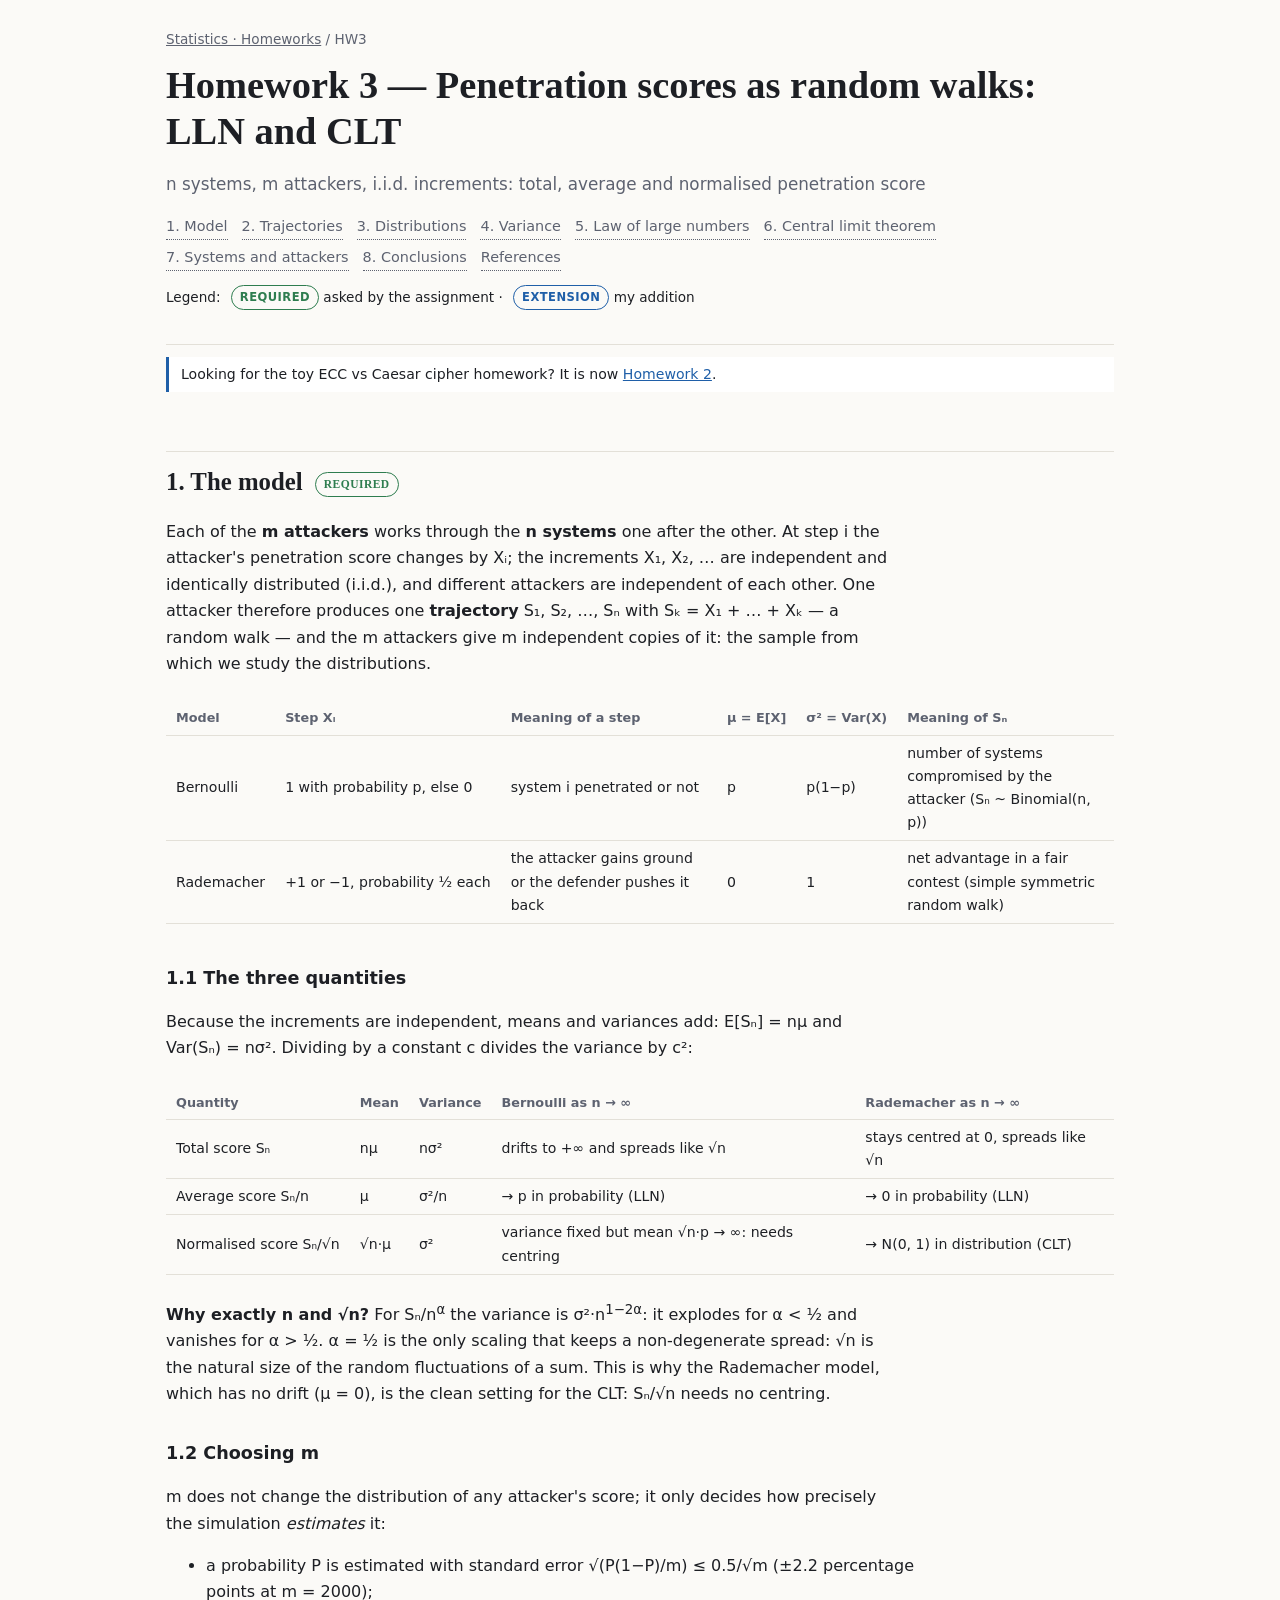
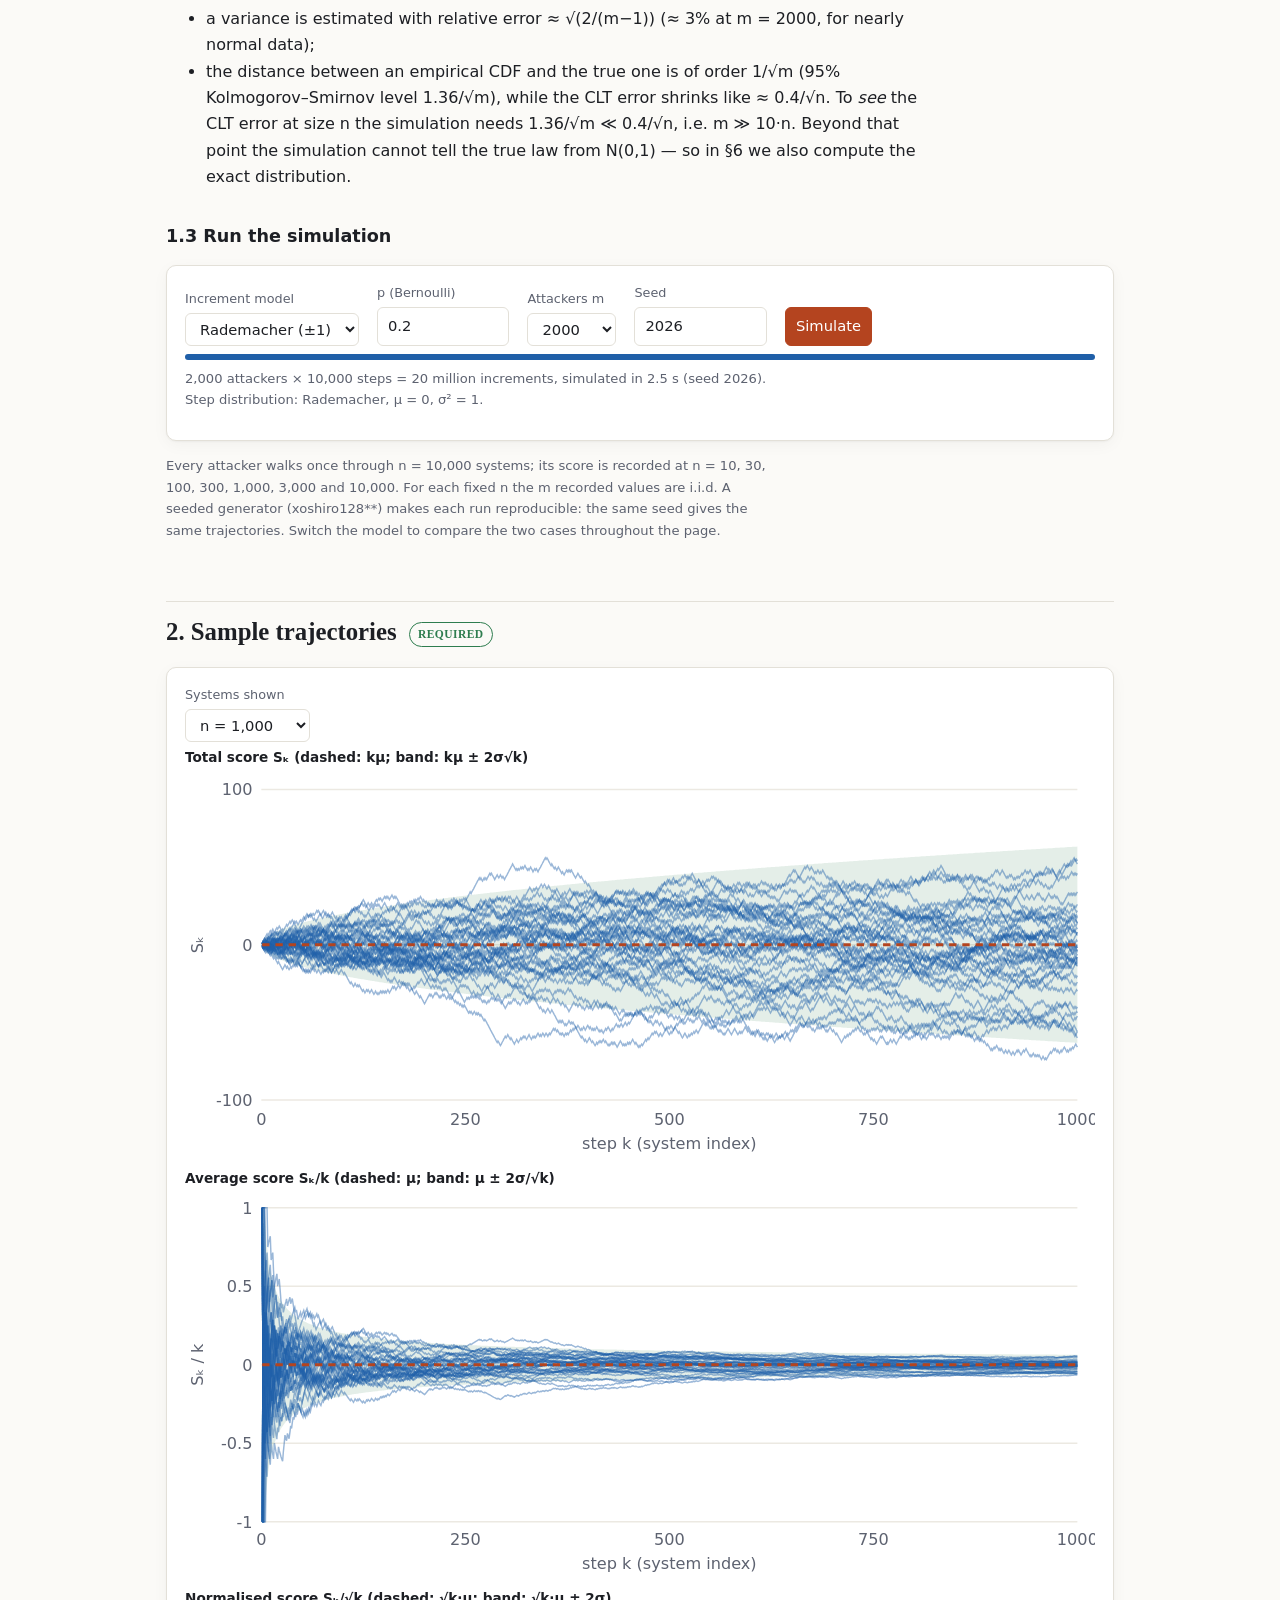
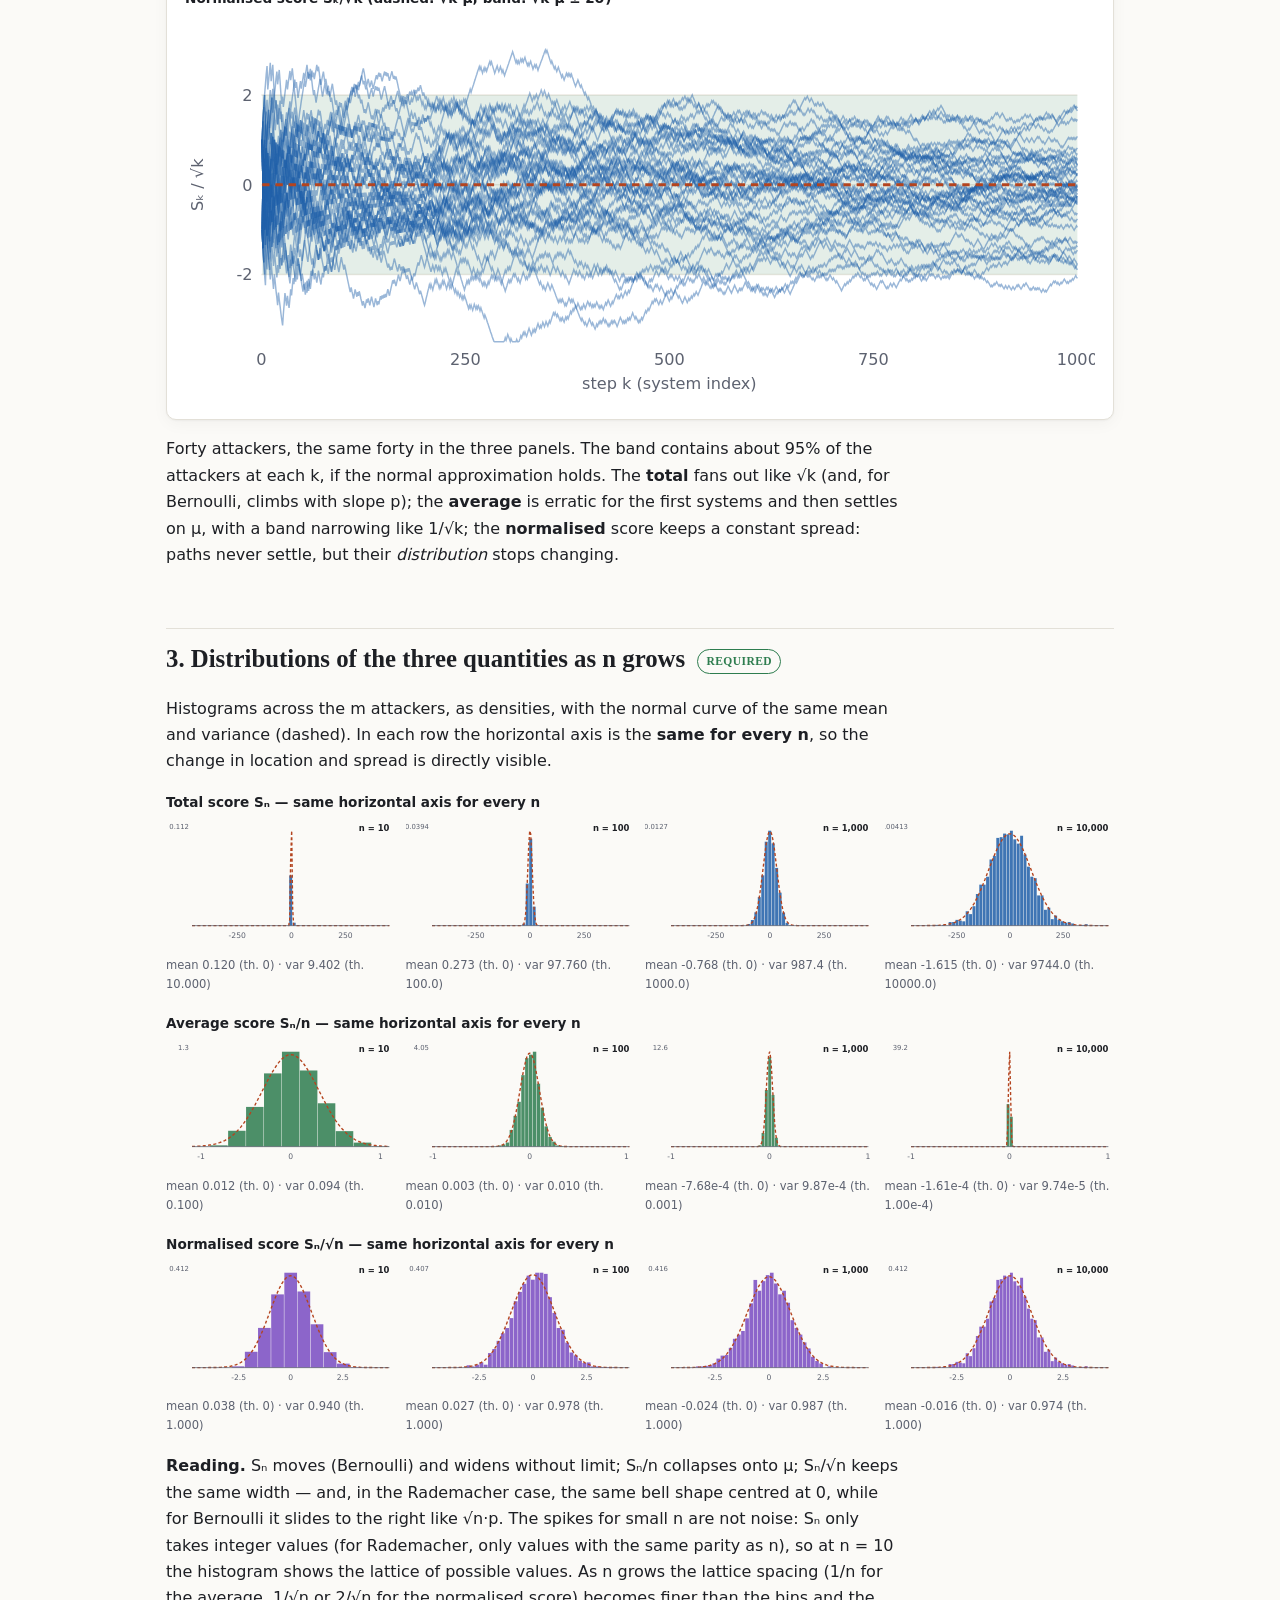
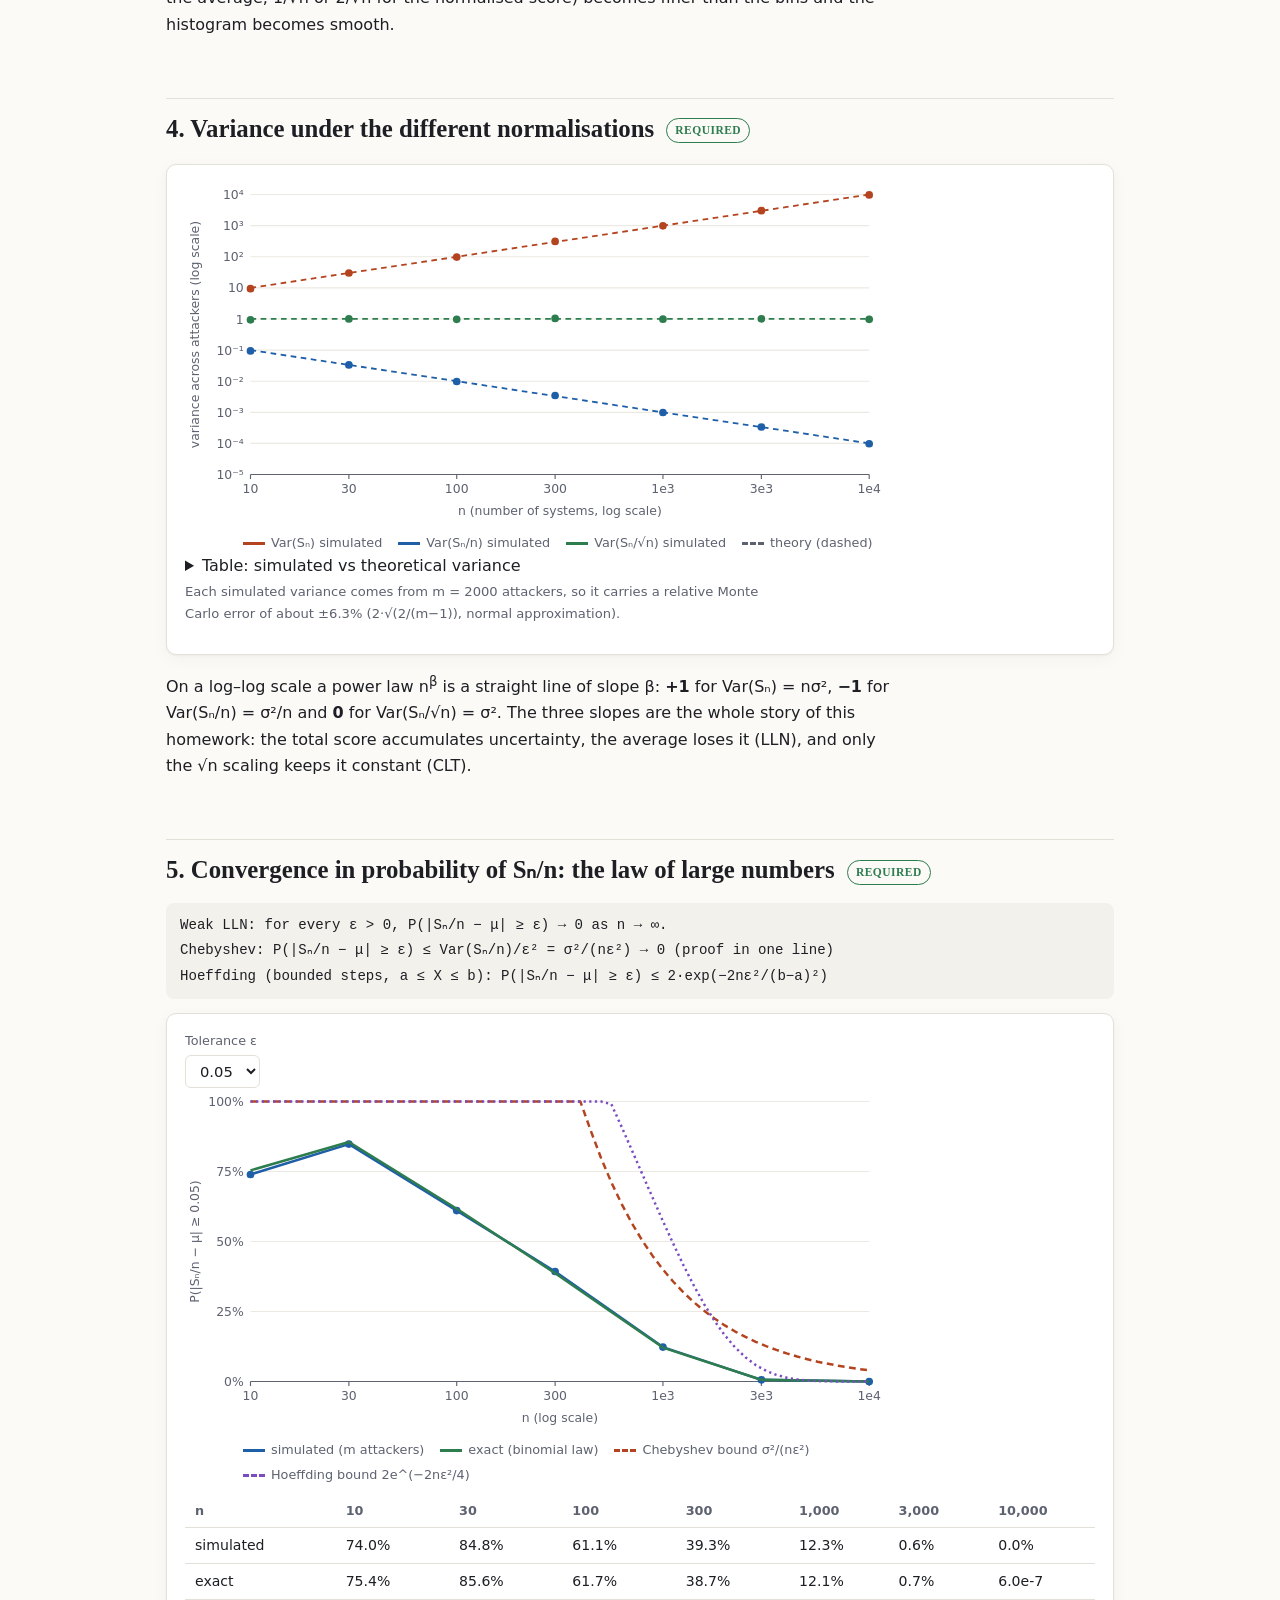
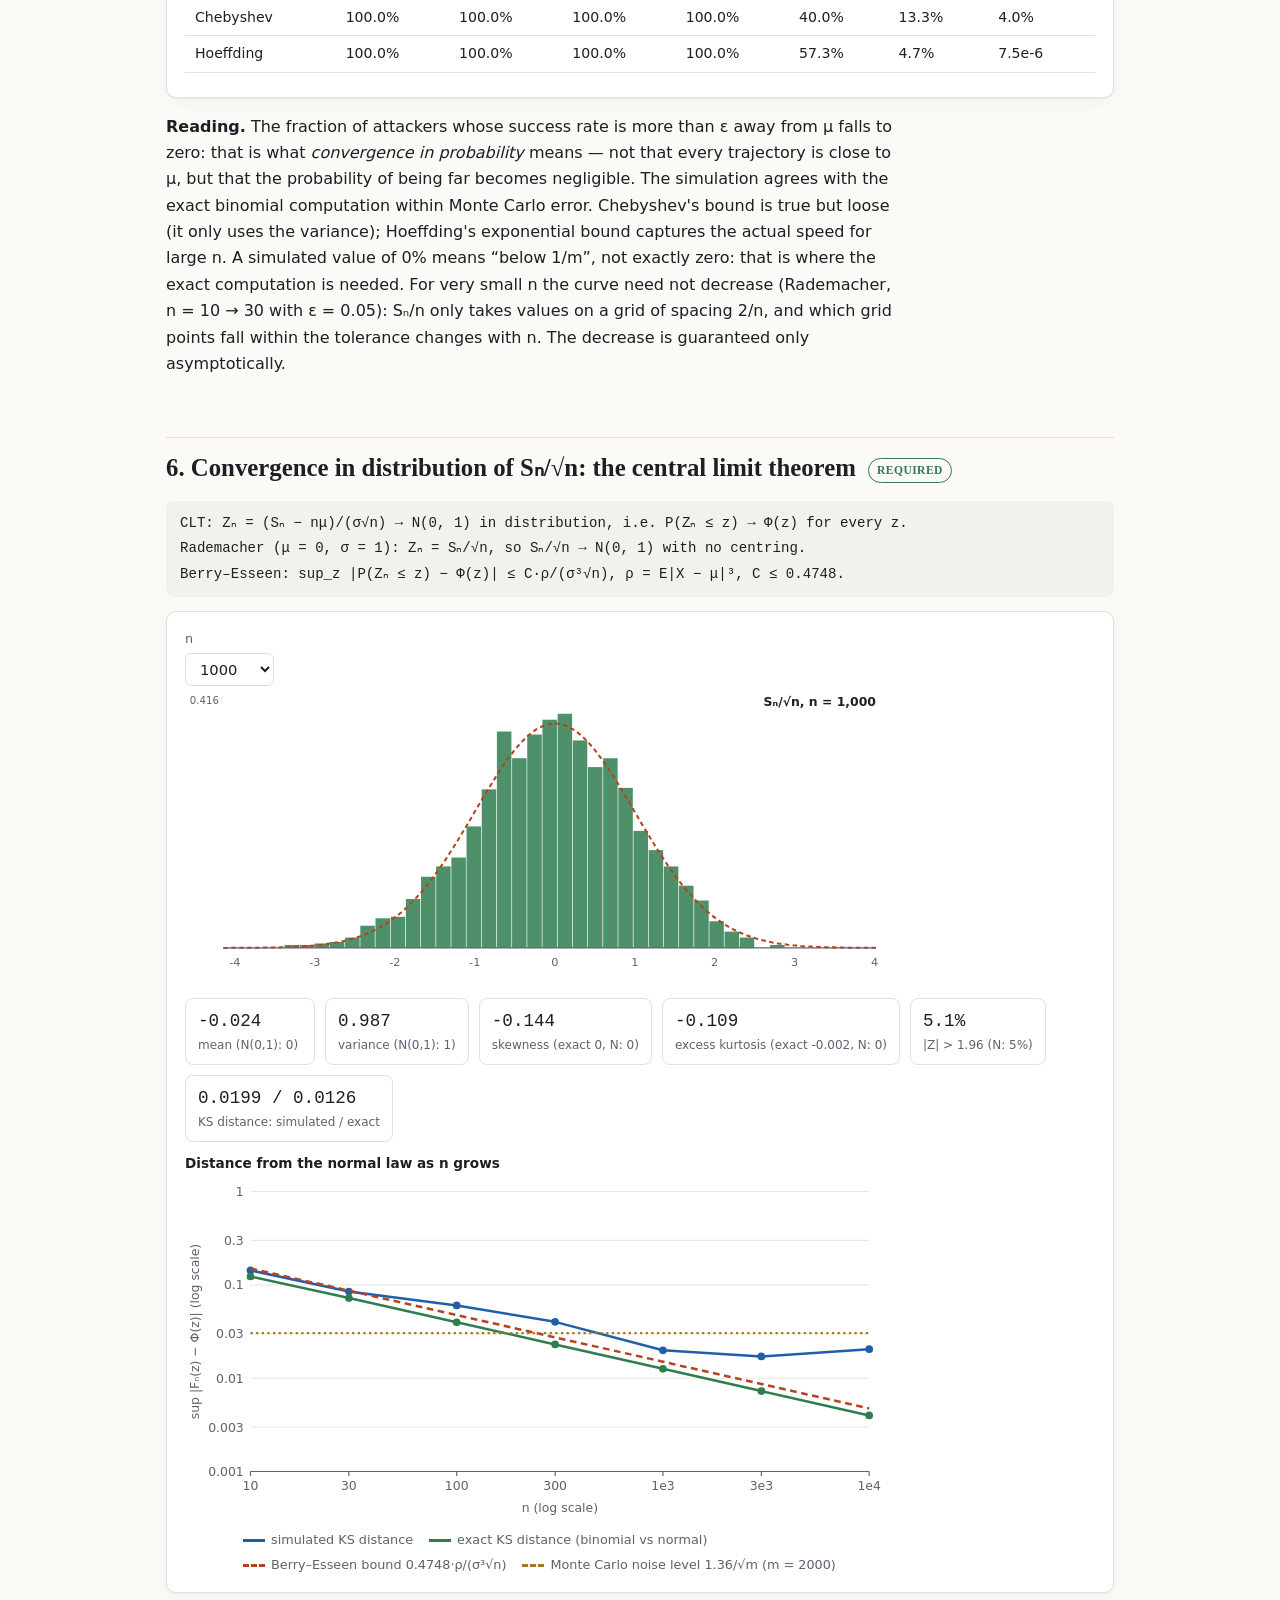
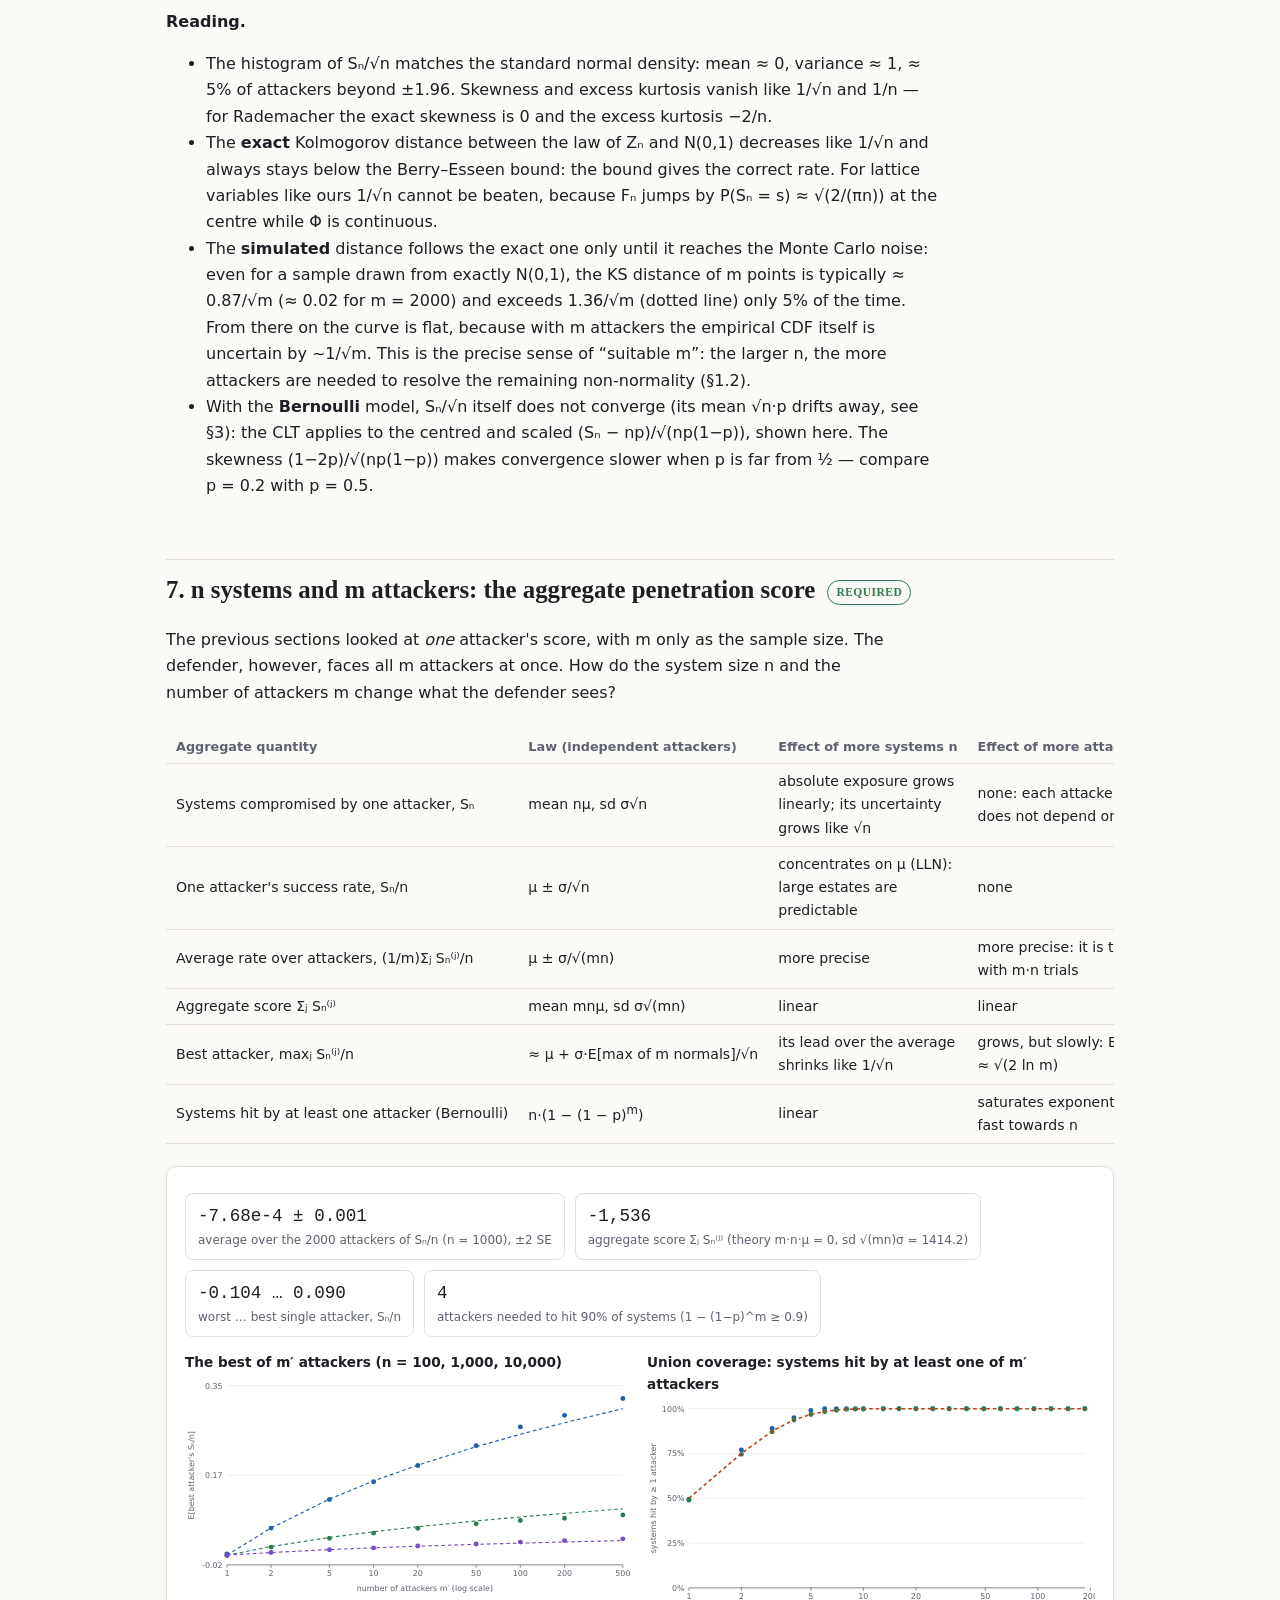
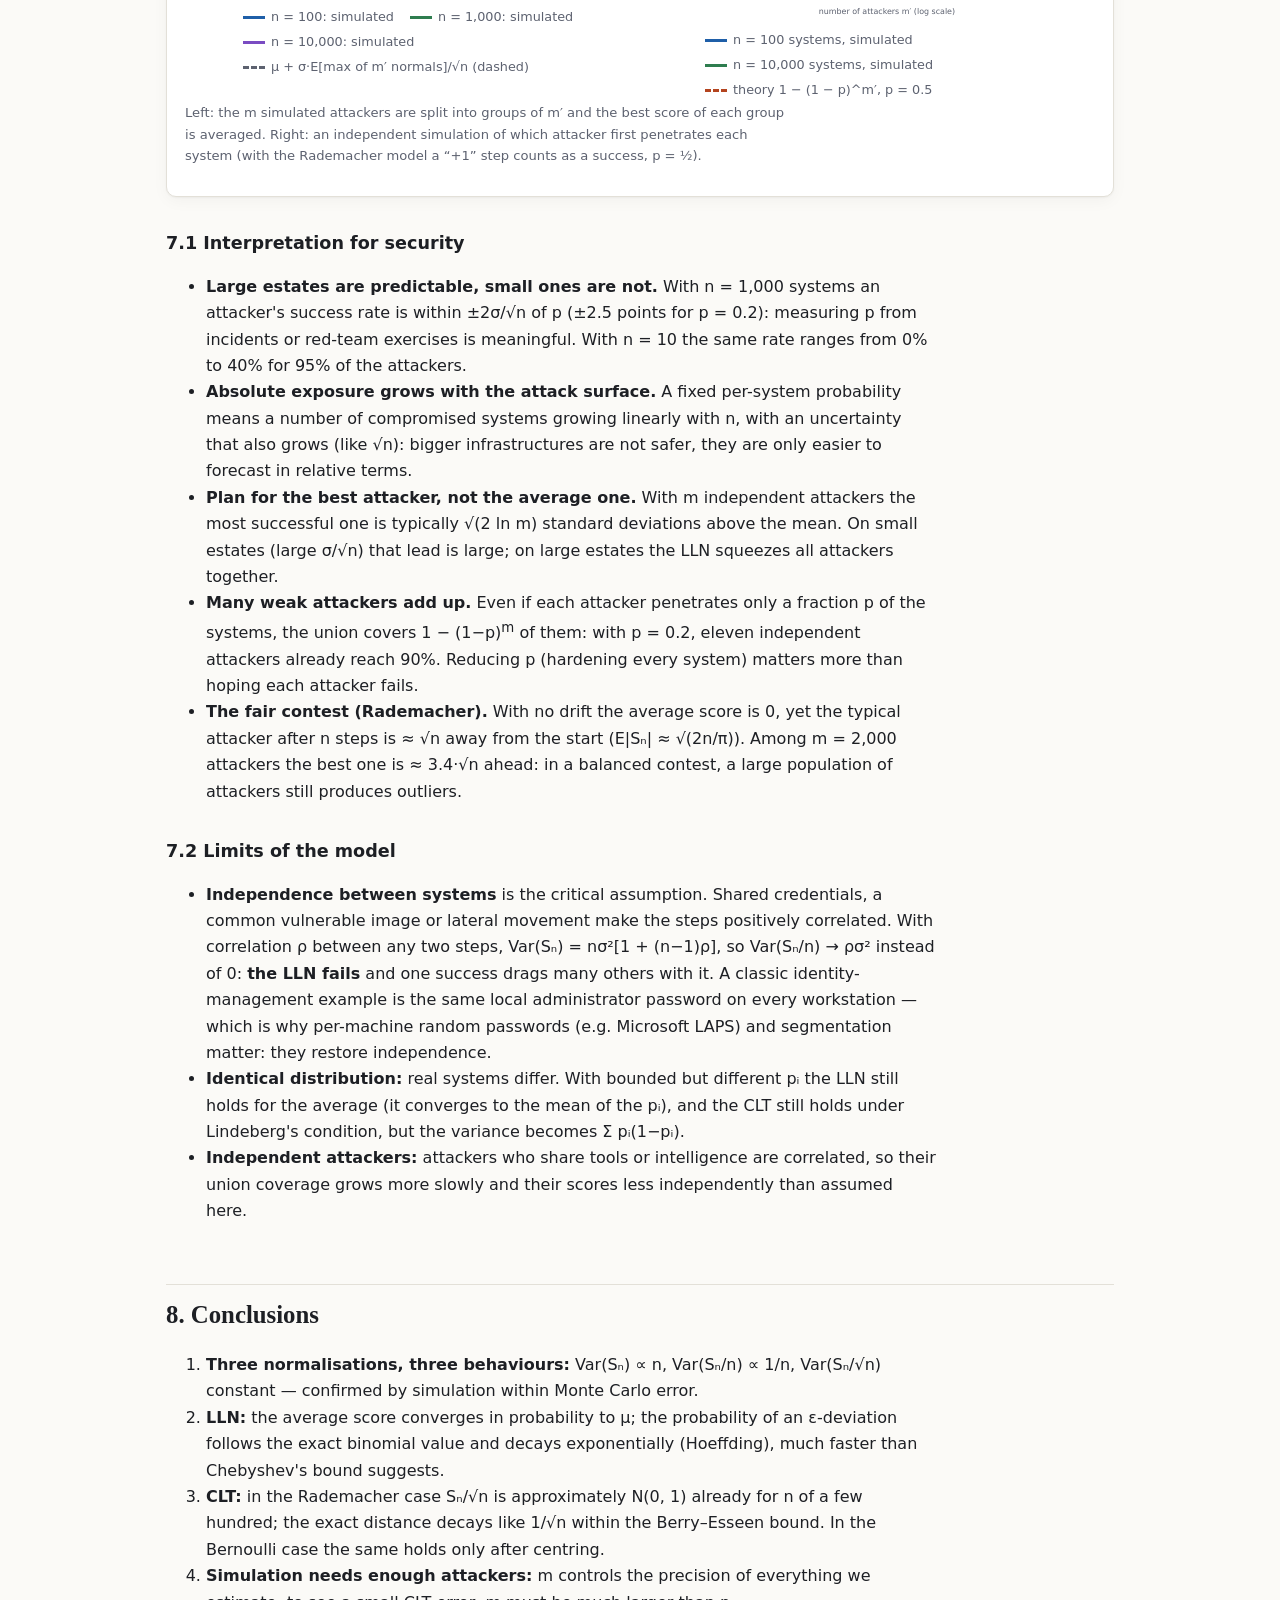
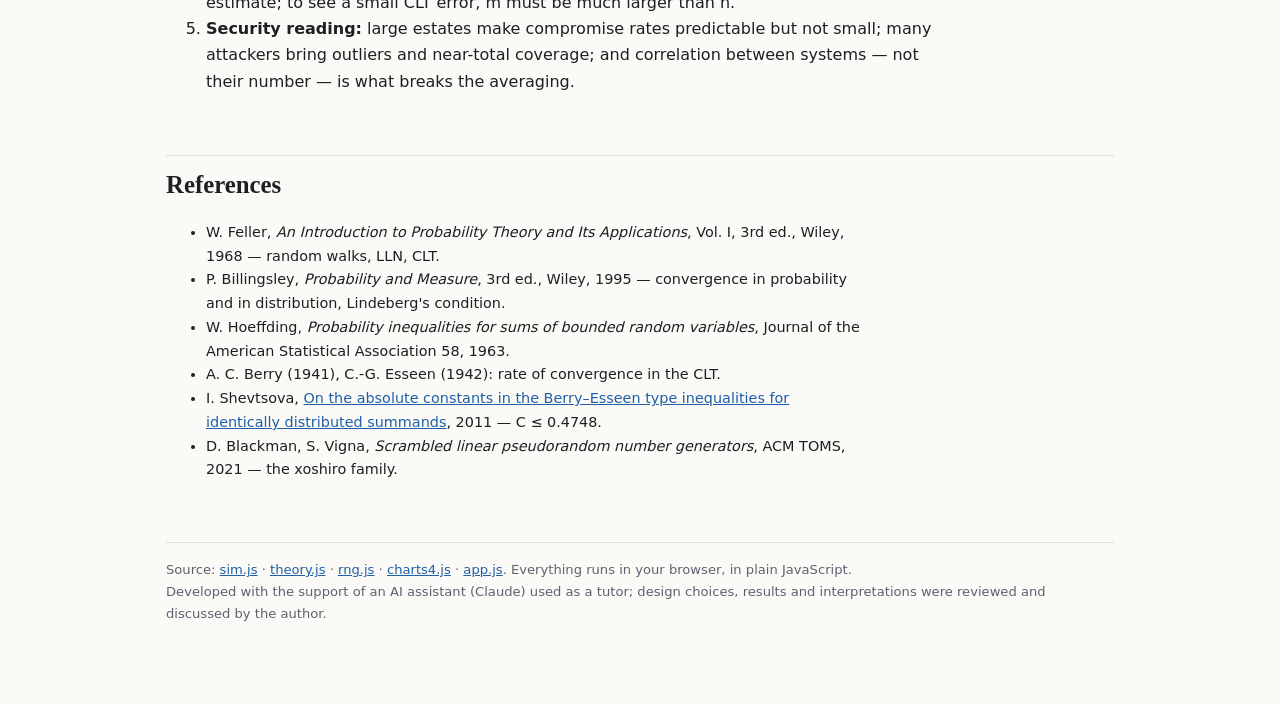
<file: hw3/index.html>
<!doctype html>
<html lang="en">
<head>
<meta charset="utf-8">
<meta name="viewport" content="width=device-width, initial-scale=1">
<title>HW3 · Penetration Random Walks</title>
<meta name="description" content="n systems, m attackers: the penetration score as a random walk with Bernoulli or Rademacher increments; law of large numbers, variance scaling and central limit theorem by simulation and exact computation.">
<link rel="stylesheet" href="../assets/style.css">
<link rel="stylesheet" href="css/hw3.css">
</head>
<body>
<div class="wrap">

<header class="site">
  <div class="crumb"><a href="../">Statistics · Homeworks</a> / HW3</div>
  <h1>Homework 3 — Penetration scores as random walks: LLN and CLT</h1>
  <p class="lead">n systems, m attackers, i.i.d. increments: total, average and normalised penetration score</p>
  <nav class="toc">
    <a href="#the-model">1. Model</a><a href="#traj">2. Trajectories</a><a href="#dist">3. Distributions</a>
    <a href="#variance">4. Variance</a><a href="#lln">5. Law of large numbers</a><a href="#clt">6. Central limit theorem</a>
    <a href="#attackers">7. Systems and attackers</a><a href="#conclusions">8. Conclusions</a><a href="#refs">References</a>
  </nav>
  <p style="font-size:.85rem">
    Legend: <span class="tag req">required</span> asked by the assignment ·
    <span class="tag ours">extension</span> my addition
  </p>
</header>
<div class="note" style="font-size:.88rem">Looking for the toy ECC vs Caesar cipher homework? It is now <a href="../hw2/">Homework 2</a>.</div>

<!-- ======================================================================= -->
<h2 id="the-model">1. The model <span class="tag req">required</span></h2>
<p>Each of the <b>m attackers</b> works through the <b>n systems</b> one after the other. At step i the attacker's penetration score changes by
Xᵢ; the increments X₁, X₂, … are independent and identically distributed (i.i.d.), and different attackers are independent of each other.
One attacker therefore produces one <b>trajectory</b> S₁, S₂, …, Sₙ with Sₖ = X₁ + … + Xₖ — a random walk — and the m attackers give
m independent copies of it: the sample from which we study the distributions.</p>
<div class="table-wrap"><table>
<thead><tr><th>Model</th><th>Step Xᵢ</th><th>Meaning of a step</th><th>μ = E[X]</th><th>σ² = Var(X)</th><th>Meaning of Sₙ</th></tr></thead>
<tbody>
<tr><td>Bernoulli</td><td>1 with probability p, else 0</td><td class="wrap-ok">system i penetrated or not</td><td>p</td><td>p(1−p)</td><td class="wrap-ok">number of systems compromised by the attacker (Sₙ ~ Binomial(n, p))</td></tr>
<tr><td>Rademacher</td><td>+1 or −1, probability ½ each</td><td class="wrap-ok">the attacker gains ground or the defender pushes it back</td><td>0</td><td>1</td><td class="wrap-ok">net advantage in a fair contest (simple symmetric random walk)</td></tr>
</tbody></table></div>

<h3>1.1 The three quantities</h3>
<p>Because the increments are independent, means and variances add: E[Sₙ] = nμ and Var(Sₙ) = nσ². Dividing by a constant c divides the variance by c²:</p>
<div class="table-wrap"><table>
<thead><tr><th>Quantity</th><th>Mean</th><th>Variance</th><th>Bernoulli as n → ∞</th><th>Rademacher as n → ∞</th></tr></thead>
<tbody>
<tr><td>Total score Sₙ</td><td>nμ</td><td>nσ²</td><td class="wrap-ok">drifts to +∞ and spreads like √n</td><td class="wrap-ok">stays centred at 0, spreads like √n</td></tr>
<tr><td>Average score Sₙ/n</td><td>μ</td><td>σ²/n</td><td class="wrap-ok">→ p in probability (LLN)</td><td class="wrap-ok">→ 0 in probability (LLN)</td></tr>
<tr><td>Normalised score Sₙ/√n</td><td>√n·μ</td><td>σ²</td><td class="wrap-ok">variance fixed but mean √n·p → ∞: needs centring</td><td class="wrap-ok">→ N(0, 1) in distribution (CLT)</td></tr>
</tbody></table></div>
<p><b>Why exactly n and √n?</b> For Sₙ/n<sup>α</sup> the variance is σ²·n<sup>1−2α</sup>: it explodes for α &lt; ½ and vanishes for α &gt; ½.
α = ½ is the only scaling that keeps a non-degenerate spread: √n is the natural size of the random fluctuations of a sum. This is why the
Rademacher model, which has no drift (μ = 0), is the clean setting for the CLT: Sₙ/√n needs no centring.</p>

<h3>1.2 Choosing m</h3>
<p>m does not change the distribution of any attacker's score; it only decides how precisely the simulation <i>estimates</i> it:</p>
<ul>
<li>a probability P is estimated with standard error √(P(1−P)/m) ≤ 0.5/√m (±2.2 percentage points at m = 2000);</li>
<li>a variance is estimated with relative error ≈ √(2/(m−1)) (≈ 3% at m = 2000, for nearly normal data);</li>
<li>the distance between an empirical CDF and the true one is of order 1/√m (95% Kolmogorov–Smirnov level 1.36/√m), while the CLT error shrinks like ≈ 0.4/√n.
To <i>see</i> the CLT error at size n the simulation needs 1.36/√m ≪ 0.4/√n, i.e. m ≫ 10·n. Beyond that point the simulation cannot tell the
true law from N(0,1) — so in §6 we also compute the exact distribution.</li>
</ul>

<h3>1.3 Run the simulation</h3>
<div class="card">
  <div class="controls">
    <label>Increment model
      <select id="model"><option value="bernoulli">Bernoulli (p)</option><option value="rademacher" selected>Rademacher (±1)</option></select></label>
    <label>p (Bernoulli)<input id="p" type="number" min="0.01" max="0.99" step="0.05" value="0.2"></label>
    <label>Attackers m
      <select id="m"><option>500</option><option selected>2000</option><option>5000</option><option>10000</option></select></label>
    <label>Seed<input id="seed" type="number" value="2026"></label>
    <button id="run" class="primary">Simulate</button>
  </div>
  <div class="progress"><div id="progress"></div></div>
  <p id="run-info" class="caption"></p>
</div>
<p class="caption">Every attacker walks once through n = 10,000 systems; its score is recorded at n = 10, 30, 100, 300, 1,000, 3,000 and 10,000.
For each fixed n the m recorded values are i.i.d. A seeded generator (xoshiro128**) makes each run reproducible: the same seed gives the same trajectories.
Switch the model to compare the two cases throughout the page.</p>

<!-- ======================================================================= -->
<h2 id="traj">2. Sample trajectories <span class="tag req">required</span></h2>
<div class="card">
  <div class="controls"><label>Systems shown
    <select id="traj-k"><option value="100">n = 100</option><option value="1000" selected>n = 1,000</option><option value="10000">n = 10,000</option></select></label></div>
  <div class="chart-title">Total score Sₖ (dashed: kμ; band: kμ ± 2σ√k)</div><div id="traj-S"></div>
  <div class="chart-title">Average score Sₖ/k (dashed: μ; band: μ ± 2σ/√k)</div><div id="traj-avg"></div>
  <div class="chart-title">Normalised score Sₖ/√k (dashed: √k·μ; band: √k·μ ± 2σ)</div><div id="traj-norm"></div>
</div>
<p>Forty attackers, the same forty in the three panels. The band contains about 95% of the attackers at each k, if the normal approximation holds.
The <b>total</b> fans out like √k (and, for Bernoulli, climbs with slope p); the <b>average</b> is erratic for the first systems and then
settles on μ, with a band narrowing like 1/√k; the <b>normalised</b> score keeps a constant spread: paths never settle, but their
<i>distribution</i> stops changing.</p>

<!-- ======================================================================= -->
<h2 id="dist">3. Distributions of the three quantities as n grows <span class="tag req">required</span></h2>
<p>Histograms across the m attackers, as densities, with the normal curve of the same mean and variance (dashed). In each row the horizontal axis is the
<b>same for every n</b>, so the change in location and spread is directly visible.</p>
<div id="dist-grid"></div>
<p><b>Reading.</b> Sₙ moves (Bernoulli) and widens without limit; Sₙ/n collapses onto μ; Sₙ/√n keeps the same width — and, in the Rademacher case, the same
bell shape centred at 0, while for Bernoulli it slides to the right like √n·p. The spikes for small n are not noise: Sₙ only takes integer values
(for Rademacher, only values with the same parity as n), so at n = 10 the histogram shows the lattice of possible values. As n grows the lattice spacing
(1/n for the average, 1/√n or 2/√n for the normalised score) becomes finer than the bins and the histogram becomes smooth.</p>

<!-- ======================================================================= -->
<h2 id="variance">4. Variance under the different normalisations <span class="tag req">required</span></h2>
<div class="card">
  <div id="var-chart" class="single-chart"></div>
  <details><summary>Table: simulated vs theoretical variance</summary><div class="table-wrap"><table id="var-table"></table></div></details>
  <p class="caption" id="var-note"></p>
</div>
<p>On a log–log scale a power law n<sup>β</sup> is a straight line of slope β: <b>+1</b> for Var(Sₙ) = nσ², <b>−1</b> for Var(Sₙ/n) = σ²/n and
<b>0</b> for Var(Sₙ/√n) = σ². The three slopes are the whole story of this homework: the total score accumulates uncertainty, the average loses it
(LLN), and only the √n scaling keeps it constant (CLT).</p>

<!-- ======================================================================= -->
<h2 id="lln">5. Convergence in probability of Sₙ/n: the law of large numbers <span class="tag req">required</span></h2>
<div class="formula-box">Weak LLN: for every ε &gt; 0,  P(|Sₙ/n − μ| ≥ ε) → 0  as n → ∞.<br>
Chebyshev: P(|Sₙ/n − μ| ≥ ε) ≤ Var(Sₙ/n)/ε² = σ²/(nε²)  → 0   (proof in one line)<br>
Hoeffding (bounded steps, a ≤ X ≤ b): P(|Sₙ/n − μ| ≥ ε) ≤ 2·exp(−2nε²/(b−a)²)</div>
<div class="card">
  <div class="controls"><label>Tolerance ε
    <select id="lln-eps"><option>0.02</option><option selected>0.05</option><option>0.1</option><option>0.2</option></select></label></div>
  <div id="lln-chart" class="single-chart"></div>
  <div class="table-wrap"><table id="lln-table"></table></div>
</div>
<p><b>Reading.</b> The fraction of attackers whose success rate is more than ε away from μ falls to zero: that is what <i>convergence in probability</i>
means — not that every trajectory is close to μ, but that the probability of being far becomes negligible. The simulation agrees with the exact
binomial computation within Monte Carlo error. Chebyshev's bound is true but loose (it only uses the variance); Hoeffding's exponential bound
captures the actual speed for large n. A simulated value of 0% means “below 1/m”, not exactly zero: that is where the exact computation is needed.
For very small n the curve need not decrease (Rademacher, n = 10 → 30 with ε = 0.05): Sₙ/n only takes values on a grid of spacing 2/n, and which grid points fall
within the tolerance changes with n. The decrease is guaranteed only asymptotically.</p>

<!-- ======================================================================= -->
<h2 id="clt">6. Convergence in distribution of Sₙ/√n: the central limit theorem <span class="tag req">required</span></h2>
<div class="formula-box">CLT: Zₙ = (Sₙ − nμ)/(σ√n) → N(0, 1) in distribution, i.e. P(Zₙ ≤ z) → Φ(z) for every z.<br>
Rademacher (μ = 0, σ = 1): Zₙ = Sₙ/√n, so Sₙ/√n → N(0, 1) with no centring.<br>
Berry–Esseen: sup_z |P(Zₙ ≤ z) − Φ(z)| ≤ C·ρ/(σ³√n),  ρ = E|X − μ|³,  C ≤ 0.4748.</div>
<div class="card">
  <div class="controls"><label>n
    <select id="clt-n"><option>10</option><option>30</option><option>100</option><option>300</option><option selected>1000</option><option>3000</option><option>10000</option></select></label></div>
  <div id="clt-hist" class="single-chart"></div>
  <div class="stat-row" id="clt-stats"></div>
  <div class="chart-title">Distance from the normal law as n grows</div>
  <div id="ks-chart" class="single-chart"></div>
</div>
<p><b>Reading.</b></p>
<ul>
<li>The histogram of Sₙ/√n matches the standard normal density: mean ≈ 0, variance ≈ 1, ≈ 5% of attackers beyond ±1.96. Skewness and excess kurtosis vanish like
1/√n and 1/n — for Rademacher the exact skewness is 0 and the excess kurtosis −2/n.</li>
<li>The <b>exact</b> Kolmogorov distance between the law of Zₙ and N(0,1) decreases like 1/√n and always stays below the Berry–Esseen bound: the bound gives the
correct rate. For lattice variables like ours 1/√n cannot be beaten, because Fₙ jumps by P(Sₙ = s) ≈ √(2/(πn)) at the centre while Φ is continuous.</li>
<li>The <b>simulated</b> distance follows the exact one only until it reaches the Monte Carlo noise: even for a sample drawn from exactly N(0,1), the
KS distance of m points is typically ≈ 0.87/√m (≈ 0.02 for m = 2000) and exceeds 1.36/√m (dotted line) only 5% of the time. From there on the curve is flat,
because with m attackers the empirical CDF itself is uncertain by ~1/√m. This is the precise sense of “suitable m”: the larger n, the more attackers are needed to resolve the remaining
non-normality (§1.2).</li>
<li>With the <b>Bernoulli</b> model, Sₙ/√n itself does not converge (its mean √n·p drifts away, see §3): the CLT applies to the centred and scaled
(Sₙ − np)/√(np(1−p)), shown here. The skewness (1−2p)/√(np(1−p)) makes convergence slower when p is far from ½ — compare p = 0.2 with p = 0.5.</li>
</ul>

<!-- ======================================================================= -->
<h2 id="attackers">7. n systems and m attackers: the aggregate penetration score <span class="tag req">required</span></h2>
<p>The previous sections looked at <i>one</i> attacker's score, with m only as the sample size. The defender, however, faces all m attackers at once.
How do the system size n and the number of attackers m change what the defender sees?</p>
<div class="table-wrap"><table>
<thead><tr><th>Aggregate quantity</th><th>Law (independent attackers)</th><th>Effect of more systems n</th><th>Effect of more attackers m</th></tr></thead>
<tbody>
<tr><td>Systems compromised by one attacker, Sₙ</td><td>mean nμ, sd σ√n</td><td class="wrap-ok">absolute exposure grows linearly; its uncertainty grows like √n</td><td class="wrap-ok">none: each attacker's law does not depend on m</td></tr>
<tr><td>One attacker's success rate, Sₙ/n</td><td>μ ± σ/√n</td><td class="wrap-ok">concentrates on μ (LLN): large estates are predictable</td><td>none</td></tr>
<tr><td>Average rate over attackers, (1/m)Σⱼ Sₙ⁽ʲ⁾/n</td><td>μ ± σ/√(mn)</td><td class="wrap-ok">more precise</td><td class="wrap-ok">more precise: it is the LLN with m·n trials</td></tr>
<tr><td>Aggregate score Σⱼ Sₙ⁽ʲ⁾</td><td>mean mnμ, sd σ√(mn)</td><td>linear</td><td>linear</td></tr>
<tr><td>Best attacker, maxⱼ Sₙ⁽ʲ⁾/n</td><td>≈ μ + σ·E[max of m normals]/√n</td><td class="wrap-ok">its lead over the average shrinks like 1/√n</td><td class="wrap-ok">grows, but slowly: E[max] ≈ √(2 ln m)</td></tr>
<tr><td>Systems hit by at least one attacker (Bernoulli)</td><td>n·(1 − (1 − p)<sup>m</sup>)</td><td>linear</td><td class="wrap-ok">saturates exponentially fast towards n</td></tr>
</tbody></table></div>
<div class="card">
  <div class="stat-row" id="atk-stats"></div>
  <div class="grid2">
    <div><div class="chart-title">The best of m′ attackers (n = 100, 1,000, 10,000)</div><div id="atk-max"></div></div>
    <div><div class="chart-title">Union coverage: systems hit by at least one of m′ attackers</div><div id="atk-cov"></div></div>
  </div>
  <p class="caption">Left: the m simulated attackers are split into groups of m′ and the best score of each group is averaged. Right: an independent
  simulation of which attacker first penetrates each system (with the Rademacher model a “+1” step counts as a success, p = ½).</p>
</div>

<h3>7.1 Interpretation for security</h3>
<ul>
<li><b>Large estates are predictable, small ones are not.</b> With n = 1,000 systems an attacker's success rate is within ±2σ/√n of p (±2.5 points for p = 0.2):
measuring p from incidents or red-team exercises is meaningful. With n = 10 the same rate ranges from 0% to 40% for 95% of the attackers.</li>
<li><b>Absolute exposure grows with the attack surface.</b> A fixed per-system probability means a number of compromised systems growing linearly with n,
with an uncertainty that also grows (like √n): bigger infrastructures are not safer, they are only easier to forecast in relative terms.</li>
<li><b>Plan for the best attacker, not the average one.</b> With m independent attackers the most successful one is typically √(2 ln m) standard
deviations above the mean. On small estates (large σ/√n) that lead is large; on large estates the LLN squeezes all attackers together.</li>
<li><b>Many weak attackers add up.</b> Even if each attacker penetrates only a fraction p of the systems, the union covers 1 − (1−p)<sup>m</sup> of them:
with p = 0.2, eleven independent attackers already reach 90%. Reducing p (hardening every system) matters more than hoping each attacker fails.</li>
<li><b>The fair contest (Rademacher).</b> With no drift the average score is 0, yet the typical attacker after n steps is ≈ √n away from the start
(E|Sₙ| ≈ √(2n/π)). Among m = 2,000 attackers the best one is ≈ 3.4·√n ahead: in a balanced contest, a large population of attackers still produces outliers.</li>
</ul>

<h3>7.2 Limits of the model</h3>
<ul>
<li><b>Independence between systems</b> is the critical assumption. Shared credentials, a common vulnerable image or lateral movement make the steps
positively correlated. With correlation ρ between any two steps, Var(Sₙ) = nσ²[1 + (n−1)ρ], so Var(Sₙ/n) → ρσ² instead of 0: <b>the LLN fails</b> and one
success drags many others with it. A classic identity-management example is the same local administrator password on every workstation — which is
why per-machine random passwords (e.g. Microsoft LAPS) and segmentation matter: they restore independence.</li>
<li><b>Identical distribution:</b> real systems differ. With bounded but different pᵢ the LLN still holds for the average (it converges to the mean of the pᵢ),
and the CLT still holds under Lindeberg's condition, but the variance becomes Σ pᵢ(1−pᵢ).</li>
<li><b>Independent attackers:</b> attackers who share tools or intelligence are correlated, so their union coverage grows more slowly and their scores less
independently than assumed here.</li>
</ul>

<!-- ======================================================================= -->
<h2 id="conclusions">8. Conclusions</h2>
<ol>
<li><b>Three normalisations, three behaviours:</b> Var(Sₙ) ∝ n, Var(Sₙ/n) ∝ 1/n, Var(Sₙ/√n) constant — confirmed by simulation within Monte Carlo error.</li>
<li><b>LLN:</b> the average score converges in probability to μ; the probability of an ε-deviation follows the exact binomial value and decays
exponentially (Hoeffding), much faster than Chebyshev's bound suggests.</li>
<li><b>CLT:</b> in the Rademacher case Sₙ/√n is approximately N(0, 1) already for n of a few hundred; the exact distance decays like 1/√n within the Berry–Esseen bound.
In the Bernoulli case the same holds only after centring.</li>
<li><b>Simulation needs enough attackers:</b> m controls the precision of everything we estimate; to see a small CLT error, m must be much larger than n.</li>
<li><b>Security reading:</b> large estates make compromise rates predictable but not small; many attackers bring outliers and near-total coverage; and
correlation between systems — not their number — is what breaks the averaging.</li>
</ol>

<!-- ======================================================================= -->
<h2 id="refs">References</h2>
<ul style="font-size:.9rem">
<li>W. Feller, <i>An Introduction to Probability Theory and Its Applications</i>, Vol. I, 3rd ed., Wiley, 1968 — random walks, LLN, CLT.</li>
<li>P. Billingsley, <i>Probability and Measure</i>, 3rd ed., Wiley, 1995 — convergence in probability and in distribution, Lindeberg's condition.</li>
<li>W. Hoeffding, <i>Probability inequalities for sums of bounded random variables</i>, Journal of the American Statistical Association 58, 1963.</li>
<li>A. C. Berry (1941), C.-G. Esseen (1942): rate of convergence in the CLT.</li>
<li>I. Shevtsova, <a href="https://arxiv.org/abs/1111.6554">On the absolute constants in the Berry–Esseen type inequalities for identically distributed summands</a>, 2011 — C ≤ 0.4748.</li>
<li>D. Blackman, S. Vigna, <i>Scrambled linear pseudorandom number generators</i>, ACM TOMS, 2021 — the xoshiro family.</li>
</ul>

<footer>
  Source: <a href="js/sim.js">sim.js</a> · <a href="js/theory.js">theory.js</a> · <a href="js/rng.js">rng.js</a> · <a href="js/charts4.js">charts4.js</a> ·
  <a href="js/app.js">app.js</a>. Everything runs in your browser, in plain JavaScript.<br>
  Developed with the support of an AI assistant (Claude) used as a tutor; design choices, results and interpretations were reviewed and discussed by the author.
</footer>
</div>
<script type="module" src="js/app.js"></script>
</body>
</html>
</file>
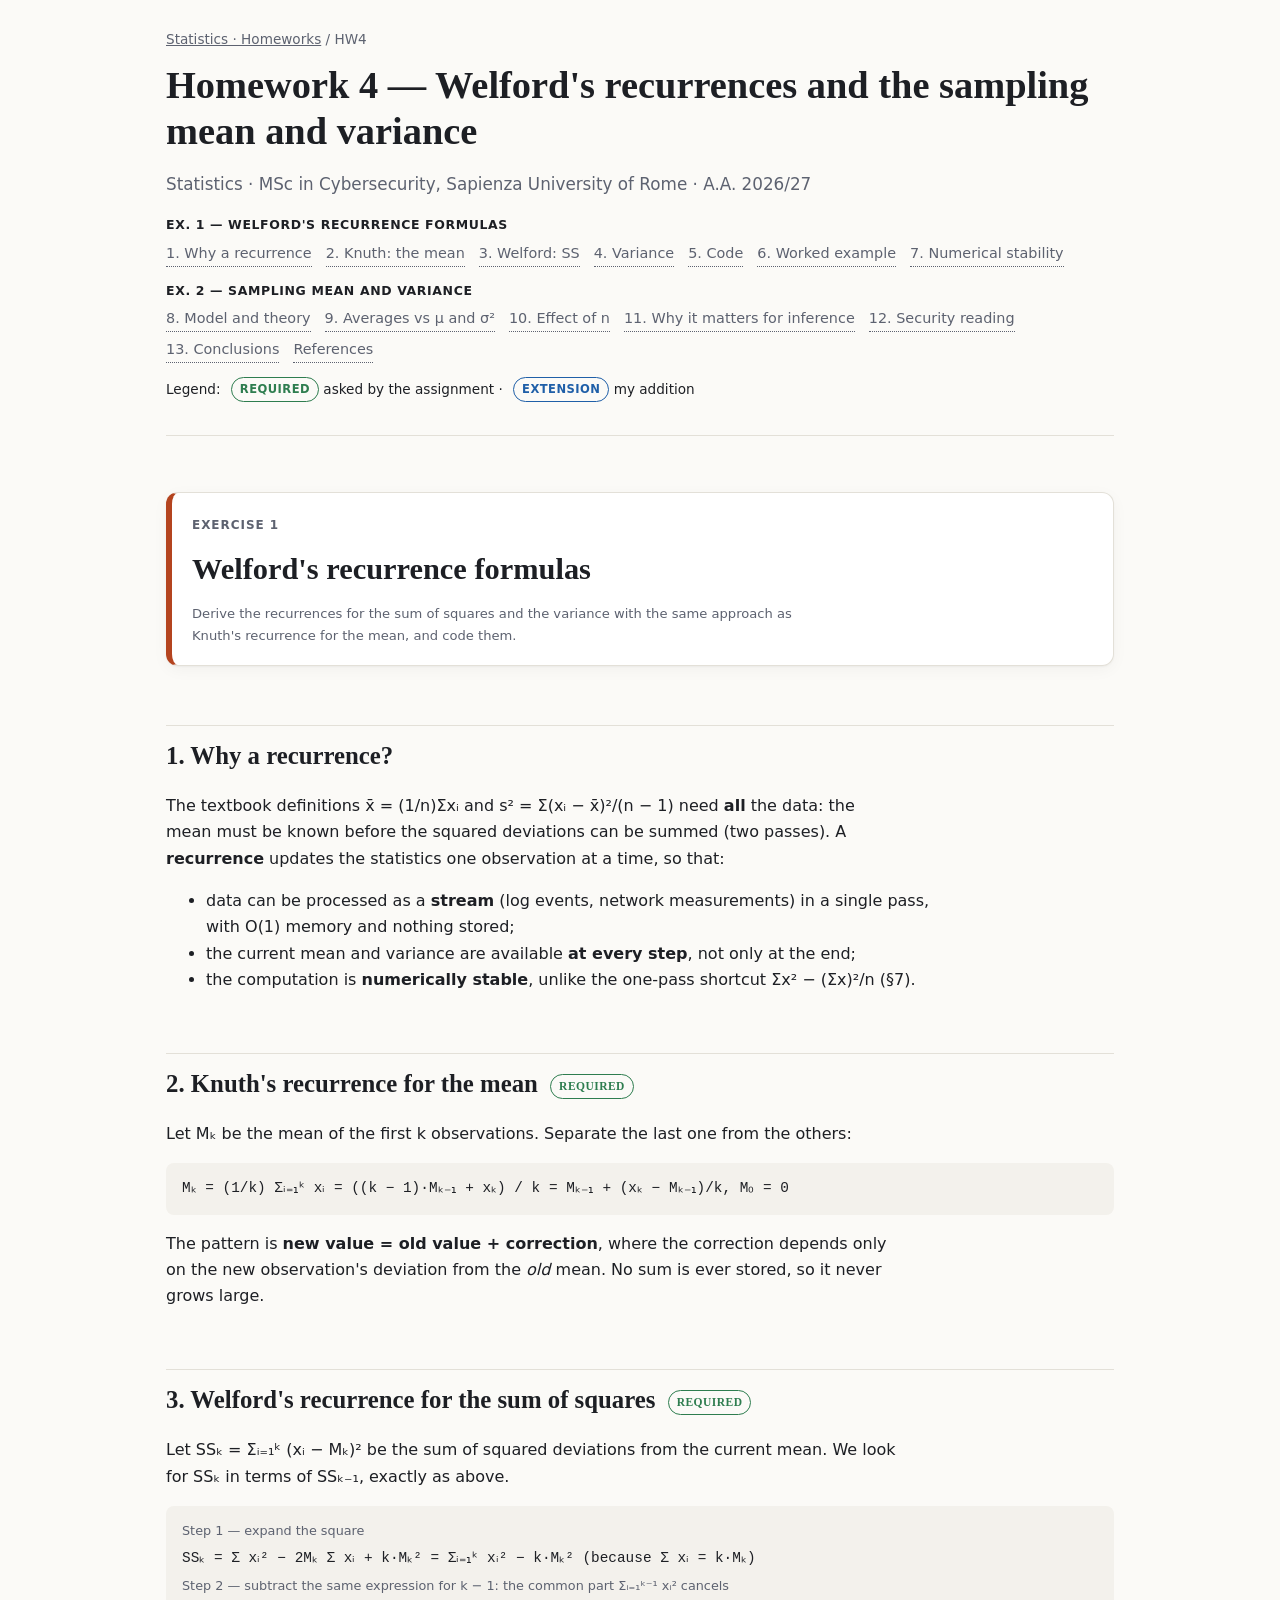
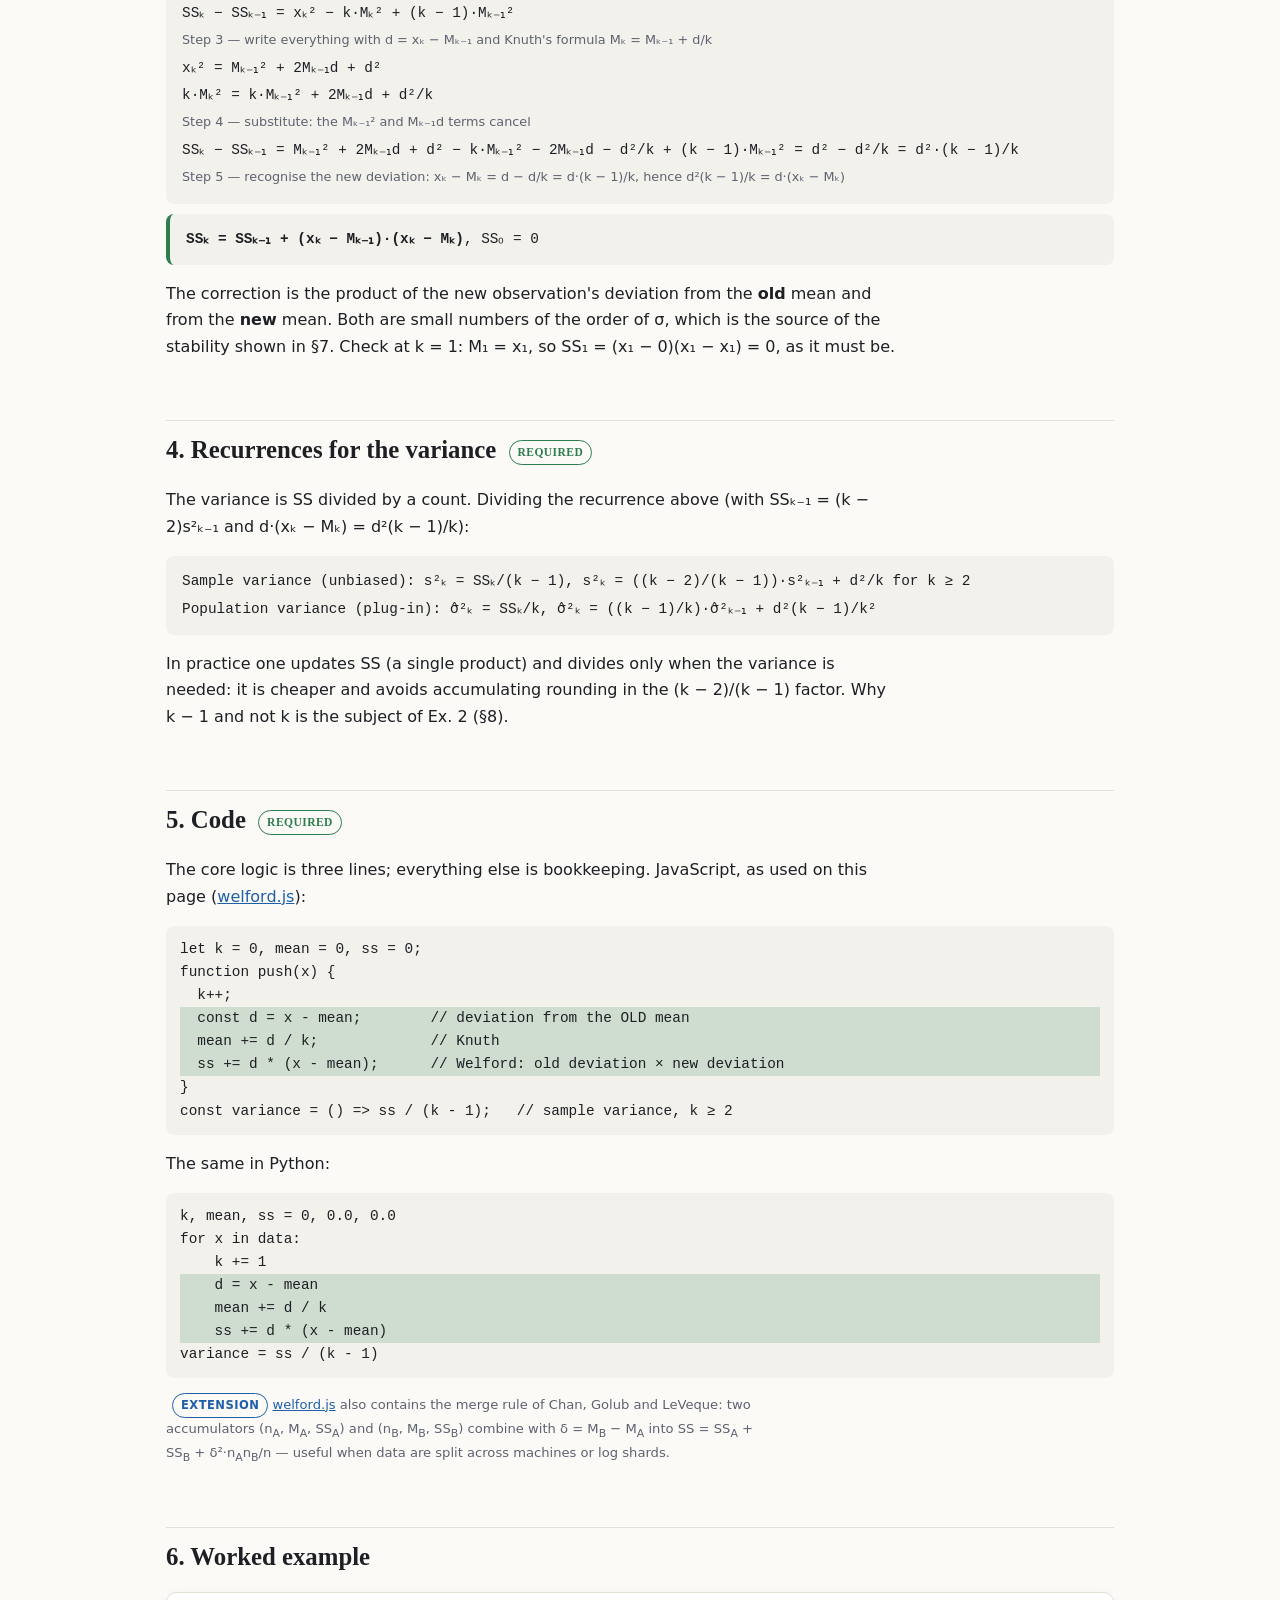
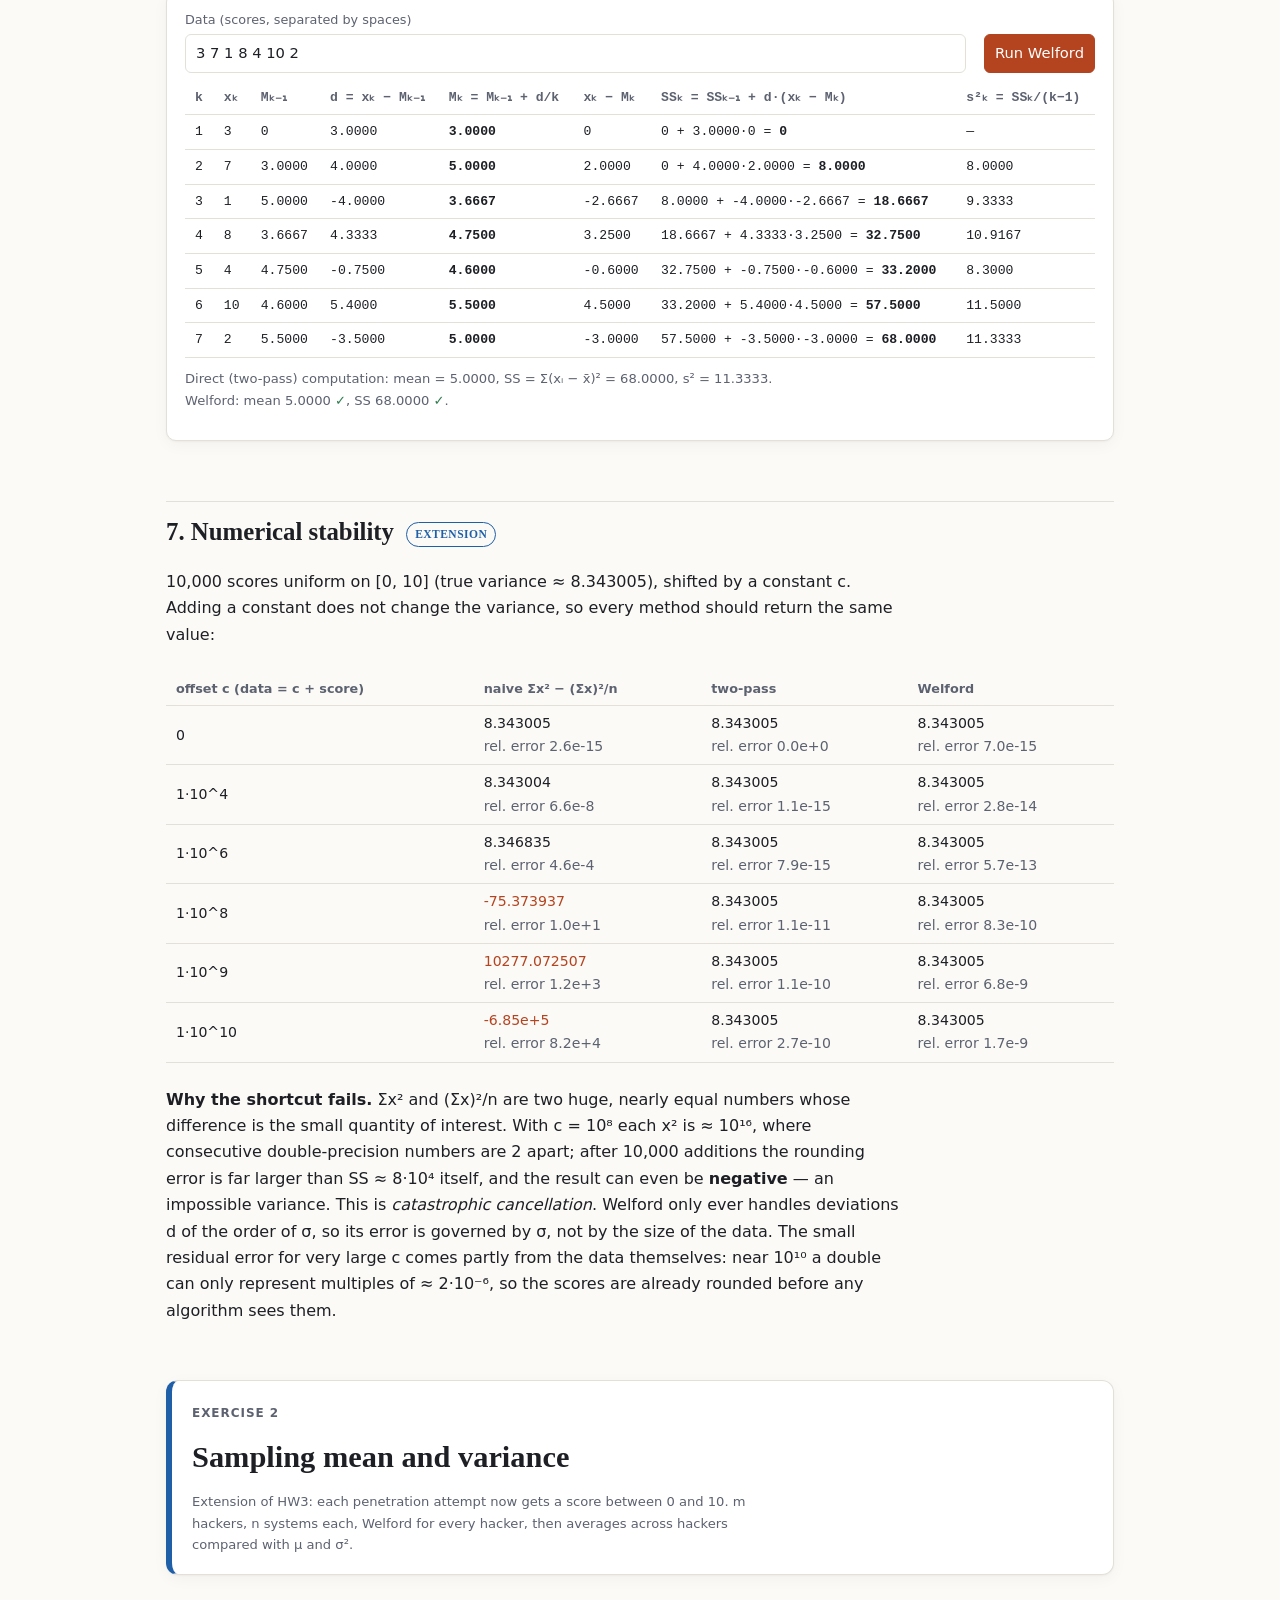
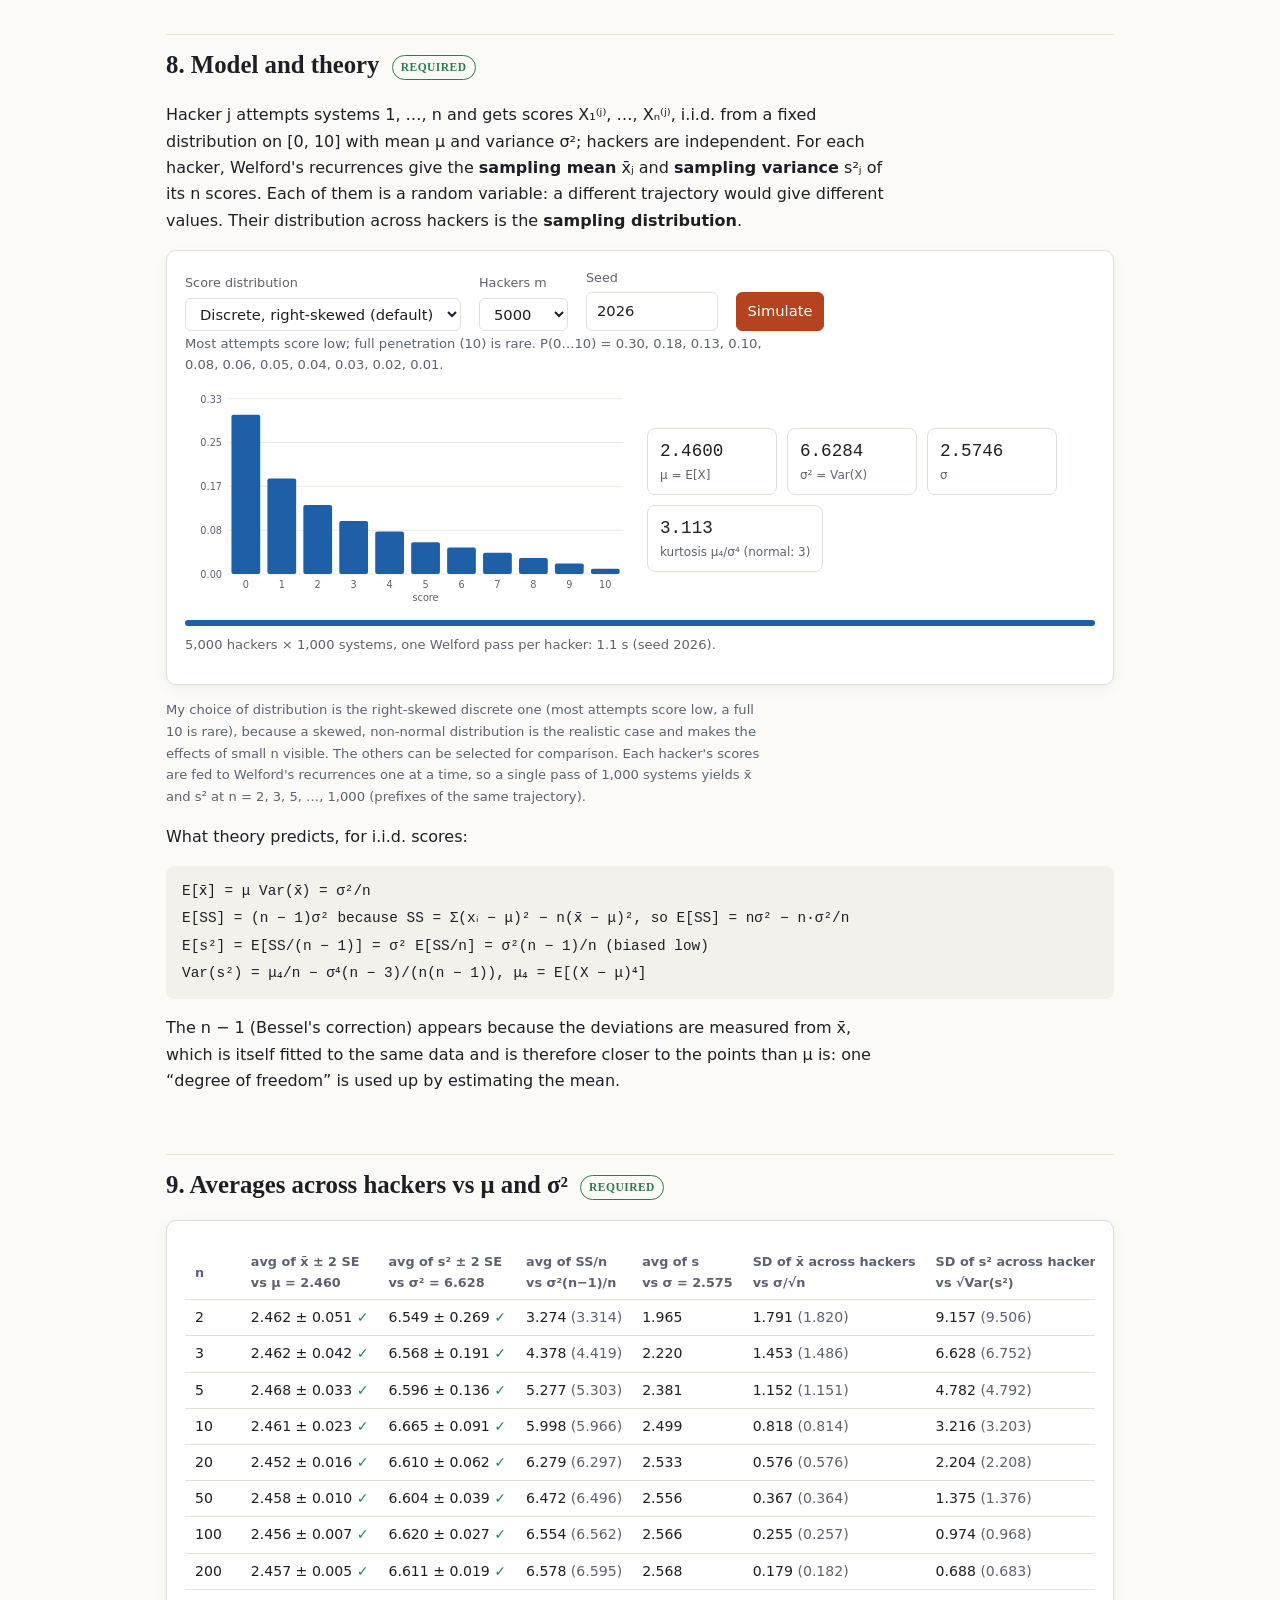
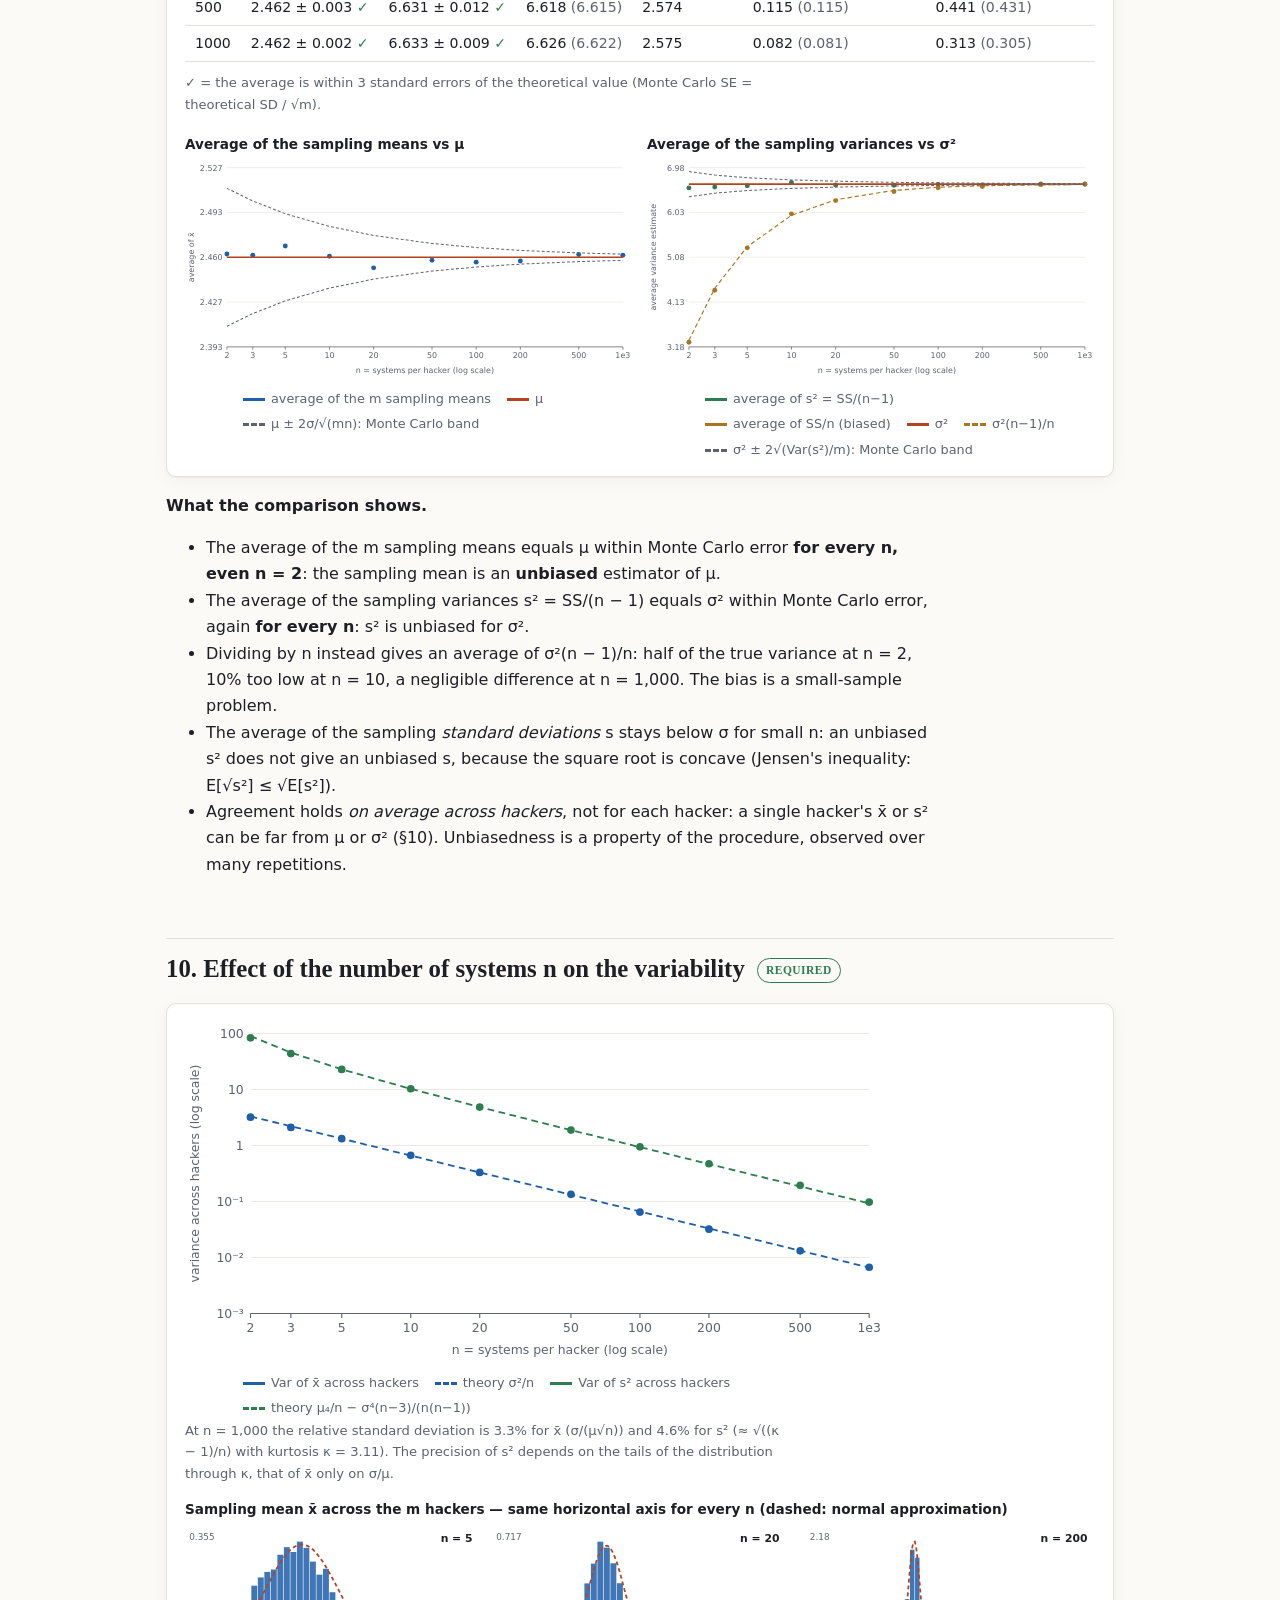
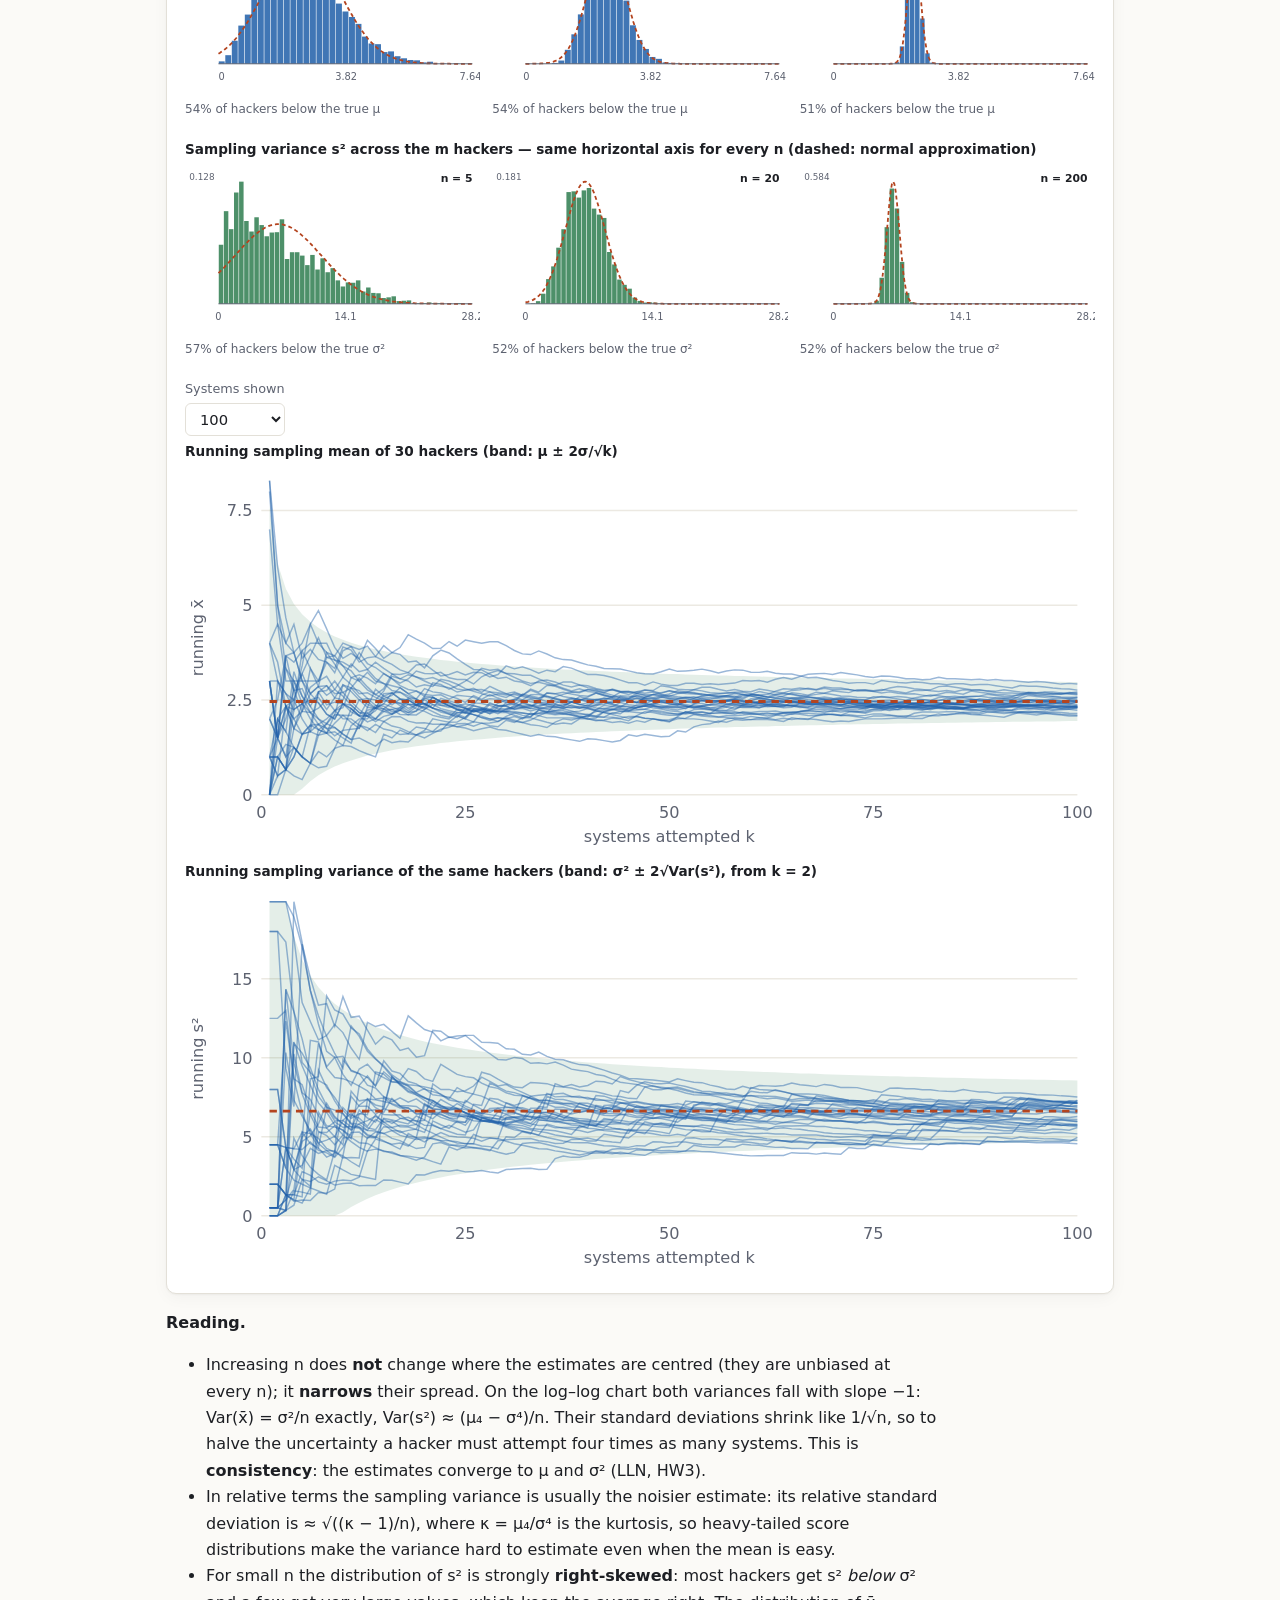
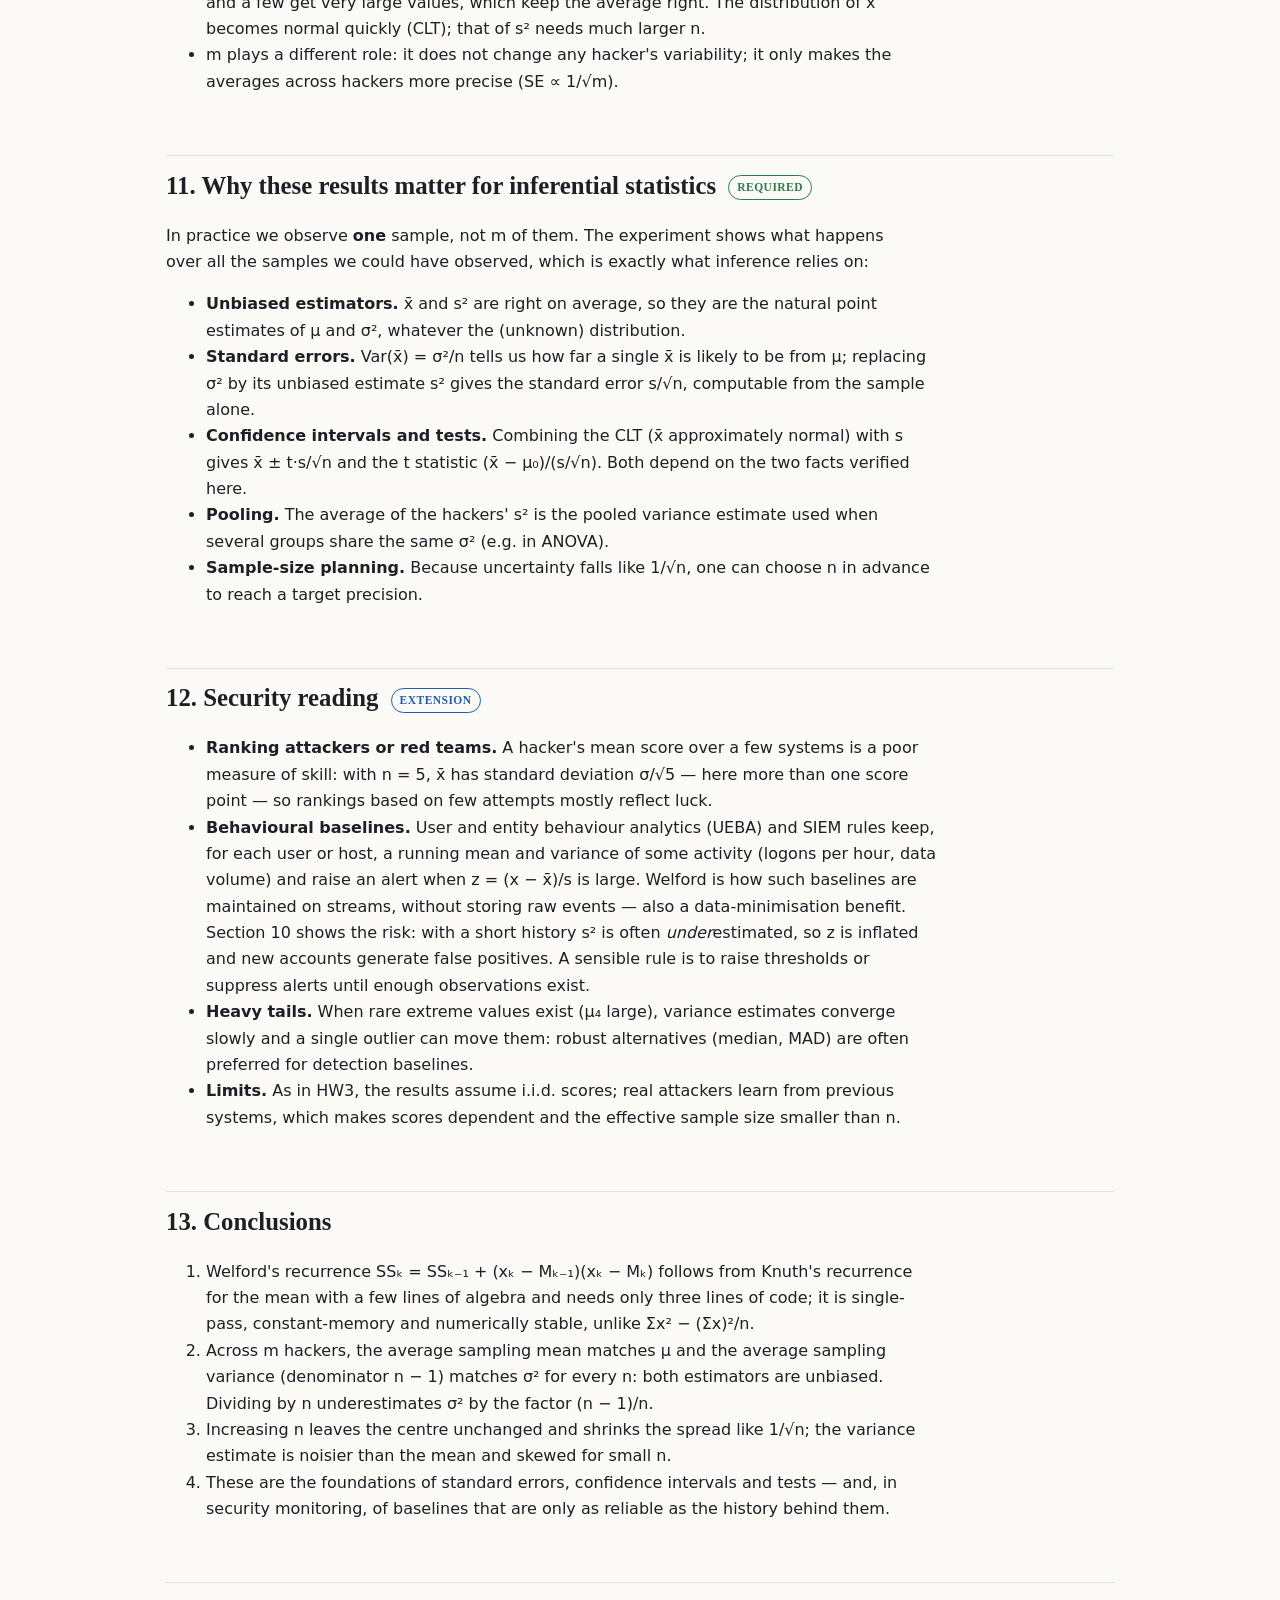
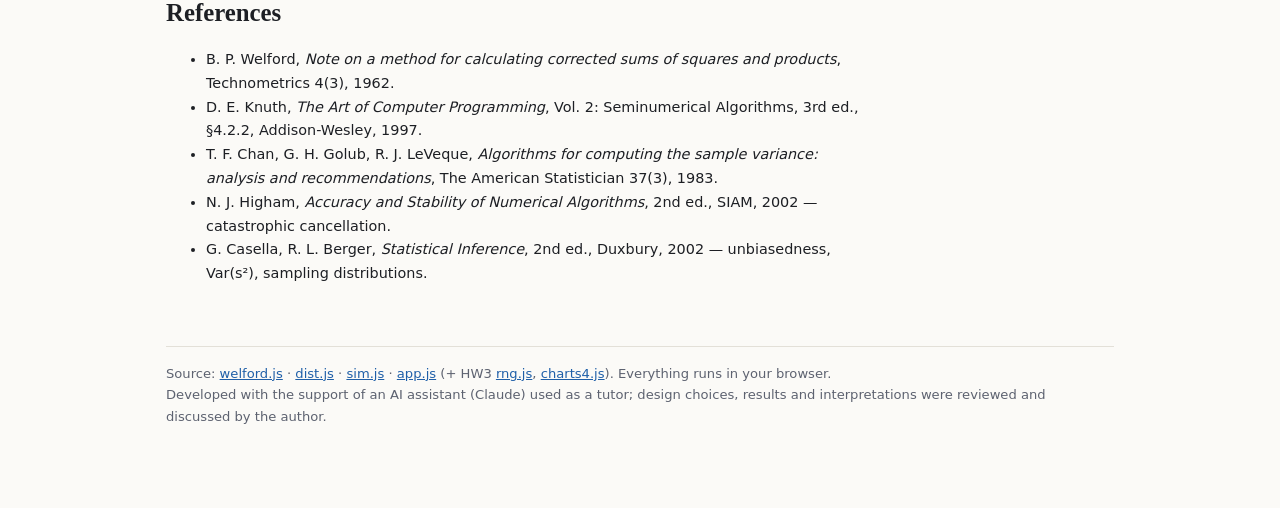
<file: hw4/index.html>
<!doctype html>
<html lang="en">
<head>
<meta charset="utf-8">
<meta name="viewport" content="width=device-width, initial-scale=1">
<title>HW4 · Welford and Sampling</title>
<meta name="description" content="Ex. 1: derivation and code of Welford's recurrences for the sum of squares and the variance. Ex. 2: sampling mean and variance of m hackers' scores on n systems, compared with the theoretical μ and σ².">
<link rel="stylesheet" href="../assets/style.css">
<link rel="stylesheet" href="css/hw4.css">
</head>
<body>
<div class="wrap">

<header class="site">
  <div class="crumb"><a href="../">Statistics · Homeworks</a> / HW4</div>
  <h1>Homework 4 — Welford's recurrences and the sampling mean and variance</h1>
  <p class="lead">Statistics · MSc in Cybersecurity, Sapienza University of Rome · A.A. 2026/27</p>
  <nav class="toc" aria-label="Exercise 1">
    <b class="toc-part">Ex. 1 — Welford's recurrence formulas</b>
    <a href="#why">1. Why a recurrence</a><a href="#knuth">2. Knuth: the mean</a><a href="#ss">3. Welford: SS</a>
    <a href="#variance">4. Variance</a><a href="#code">5. Code</a><a href="#example">6. Worked example</a><a href="#stability">7. Numerical stability</a>
  </nav>
  <nav class="toc" aria-label="Exercise 2">
    <b class="toc-part">Ex. 2 — Sampling mean and variance</b>
    <a href="#setup">8. Model and theory</a><a href="#compare">9. Averages vs μ and σ²</a><a href="#spread">10. Effect of n</a>
    <a href="#inference">11. Why it matters for inference</a><a href="#security">12. Security reading</a><a href="#conclusions">13. Conclusions</a><a href="#refs">References</a>
  </nav>
  <p style="font-size:.85rem">
    Legend: <span class="tag req">required</span> asked by the assignment ·
    <span class="tag ours">extension</span> my addition
  </p>
</header>

<!-- ======================================================================= -->
<div class="part-banner" id="part1">
  <span class="part-label">Exercise 1</span>
  <h2 class="part-title">Welford's recurrence formulas</h2>
  <p class="caption">Derive the recurrences for the sum of squares and the variance with the same approach as Knuth's recurrence for the mean, and code them.</p>
</div>

<h2 id="why">1. Why a recurrence?</h2>
<p>The textbook definitions x̄ = (1/n)Σxᵢ and s² = Σ(xᵢ − x̄)²/(n − 1) need <b>all</b> the data: the mean must be known before the squared deviations can
be summed (two passes). A <b>recurrence</b> updates the statistics one observation at a time, so that:</p>
<ul>
<li>data can be processed as a <b>stream</b> (log events, network measurements) in a single pass, with O(1) memory and nothing stored;</li>
<li>the current mean and variance are available <b>at every step</b>, not only at the end;</li>
<li>the computation is <b>numerically stable</b>, unlike the one-pass shortcut Σx² − (Σx)²/n (§7).</li>
</ul>

<h2 id="knuth">2. Knuth's recurrence for the mean <span class="tag req">required</span></h2>
<p>Let Mₖ be the mean of the first k observations. Separate the last one from the others:</p>
<div class="formula-box">Mₖ = (1/k) Σᵢ₌₁ᵏ xᵢ = ((k − 1)·Mₖ₋₁ + xₖ) / k = Mₖ₋₁ + (xₖ − Mₖ₋₁)/k,     M₀ = 0</div>
<p>The pattern is <b>new value = old value + correction</b>, where the correction depends only on the new observation's deviation from the
<i>old</i> mean. No sum is ever stored, so it never grows large.</p>

<h2 id="ss">3. Welford's recurrence for the sum of squares <span class="tag req">required</span></h2>
<p>Let SSₖ = Σᵢ₌₁ᵏ (xᵢ − Mₖ)² be the sum of squared deviations from the current mean. We look for SSₖ in terms of SSₖ₋₁, exactly as above.</p>
<div class="formula-box">
<span class="lbl">Step 1 — expand the square</span><br>
SSₖ = Σ xᵢ² − 2Mₖ Σ xᵢ + k·Mₖ² = Σᵢ₌₁ᵏ xᵢ² − k·Mₖ²          (because Σ xᵢ = k·Mₖ)<br>
<span class="lbl">Step 2 — subtract the same expression for k − 1: the common part Σᵢ₌₁ᵏ⁻¹ xᵢ² cancels</span><br>
SSₖ − SSₖ₋₁ = xₖ² − k·Mₖ² + (k − 1)·Mₖ₋₁²<br>
<span class="lbl">Step 3 — write everything with d = xₖ − Mₖ₋₁ and Knuth's formula Mₖ = Mₖ₋₁ + d/k</span><br>
xₖ² = Mₖ₋₁² + 2Mₖ₋₁d + d²<br>
k·Mₖ² = k·Mₖ₋₁² + 2Mₖ₋₁d + d²/k<br>
<span class="lbl">Step 4 — substitute: the Mₖ₋₁² and Mₖ₋₁d terms cancel</span><br>
SSₖ − SSₖ₋₁ = Mₖ₋₁² + 2Mₖ₋₁d + d² − k·Mₖ₋₁² − 2Mₖ₋₁d − d²/k + (k − 1)·Mₖ₋₁² = d² − d²/k = d²·(k − 1)/k<br>
<span class="lbl">Step 5 — recognise the new deviation: xₖ − Mₖ = d − d/k = d·(k − 1)/k, hence d²(k − 1)/k = d·(xₖ − Mₖ)</span>
</div>
<div class="formula-box key"><b>SSₖ = SSₖ₋₁ + (xₖ − Mₖ₋₁)·(xₖ − Mₖ)</b>,     SS₀ = 0</div>
<p>The correction is the product of the new observation's deviation from the <b>old</b> mean and from the <b>new</b> mean. Both are small numbers of
the order of σ, which is the source of the stability shown in §7. Check at k = 1: M₁ = x₁, so SS₁ = (x₁ − 0)(x₁ − x₁) = 0, as it must be.</p>

<h2 id="variance">4. Recurrences for the variance <span class="tag req">required</span></h2>
<p>The variance is SS divided by a count. Dividing the recurrence above (with SSₖ₋₁ = (k − 2)s²ₖ₋₁ and d·(xₖ − Mₖ) = d²(k − 1)/k):</p>
<div class="formula-box">
Sample variance (unbiased):      s²ₖ = SSₖ/(k − 1),   s²ₖ = ((k − 2)/(k − 1))·s²ₖ₋₁ + d²/k        for k ≥ 2<br>
Population variance (plug-in):   σ̂²ₖ = SSₖ/k,        σ̂²ₖ = ((k − 1)/k)·σ̂²ₖ₋₁ + d²(k − 1)/k²
</div>
<p>In practice one updates SS (a single product) and divides only when the variance is needed: it is cheaper and avoids accumulating rounding
in the (k − 2)/(k − 1) factor. Why k − 1 and not k is the subject of Ex. 2 (§8).</p>

<h2 id="code">5. Code <span class="tag req">required</span></h2>
<p>The core logic is three lines; everything else is bookkeeping. JavaScript, as used on this page (<a href="js/welford.js">welford.js</a>):</p>
<pre class="code">let k = 0, mean = 0, ss = 0;
function push(x) {
  k++;
<span class="core">  const d = x - mean;        // deviation from the OLD mean</span>
<span class="core">  mean += d / k;             // Knuth</span>
<span class="core">  ss += d * (x - mean);      // Welford: old deviation × new deviation</span>
}
const variance = () => ss / (k - 1);   // sample variance, k ≥ 2</pre>
<p>The same in Python:</p>
<pre class="code">k, mean, ss = 0, 0.0, 0.0
for x in data:
    k += 1
<span class="core">    d = x - mean</span>
<span class="core">    mean += d / k</span>
<span class="core">    ss += d * (x - mean)</span>
variance = ss / (k - 1)</pre>
<p class="caption"><span class="tag ours">extension</span> <a href="js/welford.js">welford.js</a> also contains the merge rule of Chan, Golub and LeVeque: two
accumulators (n<sub>A</sub>, M<sub>A</sub>, SS<sub>A</sub>) and (n<sub>B</sub>, M<sub>B</sub>, SS<sub>B</sub>) combine with δ = M<sub>B</sub> − M<sub>A</sub> into
SS = SS<sub>A</sub> + SS<sub>B</sub> + δ²·n<sub>A</sub>n<sub>B</sub>/n — useful when data are split across machines or log shards.</p>

<h2 id="example">6. Worked example</h2>
<div class="card">
  <div class="controls"><label style="flex:1">Data (scores, separated by spaces)<input id="ex-input" type="text" value="3 7 1 8 4 10 2"></label>
    <button id="ex-run" class="primary">Run Welford</button></div>
  <div class="table-wrap"><table id="ex-table"></table></div>
  <p id="ex-check" class="caption"></p>
</div>

<h2 id="stability">7. Numerical stability <span class="tag ours">extension</span></h2>
<p>10,000 scores uniform on [0, 10] (true variance ≈ <span id="stab-ref"></span>), shifted by a constant c. Adding a constant does not change the
variance, so every method should return the same value:</p>
<div class="table-wrap"><table id="stab-table"></table></div>
<p><b>Why the shortcut fails.</b> Σx² and (Σx)²/n are two huge, nearly equal numbers whose difference is the small quantity of interest. With c = 10⁸ each x² is
≈ 10¹⁶, where consecutive double-precision numbers are 2 apart; after 10,000 additions the rounding error is far larger than SS ≈ 8·10⁴ itself, and the
result can even be <b>negative</b> — an impossible variance. This is <i>catastrophic cancellation</i>. Welford only ever handles deviations d of the order of σ,
so its error is governed by σ, not by the size of the data. The small residual error for very large c comes partly from the data themselves: near 10¹⁰ a
double can only represent multiples of ≈ 2·10⁻⁶, so the scores are already rounded before any algorithm sees them.</p>

<!-- ======================================================================= -->
<div class="part-banner" id="part2">
  <span class="part-label">Exercise 2</span>
  <h2 class="part-title">Sampling mean and variance</h2>
  <p class="caption">Extension of HW3: each penetration attempt now gets a score between 0 and 10. m hackers, n systems each, Welford for every hacker,
  then averages across hackers compared with μ and σ².</p>
</div>

<h2 id="setup">8. Model and theory <span class="tag req">required</span></h2>
<p>Hacker j attempts systems 1, …, n and gets scores X₁⁽ʲ⁾, …, Xₙ⁽ʲ⁾, i.i.d. from a fixed distribution on [0, 10] with mean μ and variance σ²; hackers are
independent. For each hacker, Welford's recurrences give the <b>sampling mean</b> x̄ⱼ and <b>sampling variance</b> s²ⱼ of its n scores.
Each of them is a random variable: a different trajectory would give different values. Their distribution across hackers is the
<b>sampling distribution</b>.</p>
<div class="card">
  <div class="controls">
    <label>Score distribution<select id="dist"></select></label>
    <label>Hackers m<select id="m"><option>500</option><option>2000</option><option selected>5000</option><option>20000</option></select></label>
    <label>Seed<input id="seed" type="number" value="2026"></label>
    <button id="run" class="primary">Simulate</button>
  </div>
  <p id="dist-desc" class="caption"></p>
  <div class="grid2" style="align-items:center">
    <div id="dist-chart"></div>
    <div class="stat-row" id="dist-stats"></div>
  </div>
  <div class="progress"><div id="progress"></div></div>
  <p id="run-info" class="caption"></p>
</div>
<p class="caption">My choice of distribution is the right-skewed discrete one (most attempts score low, a full 10 is rare), because a skewed, non-normal
distribution is the realistic case and makes the effects of small n visible. The others can be selected for comparison. Each hacker's scores are fed to
Welford's recurrences one at a time, so a single pass of 1,000 systems yields x̄ and s² at n = 2, 3, 5, …, 1,000 (prefixes of the same trajectory).</p>
<p>What theory predicts, for i.i.d. scores:</p>
<div class="formula-box">
E[x̄] = μ                          Var(x̄) = σ²/n<br>
E[SS] = (n − 1)σ²   because SS = Σ(xᵢ − μ)² − n(x̄ − μ)², so E[SS] = nσ² − n·σ²/n<br>
E[s²] = E[SS/(n − 1)] = σ²         E[SS/n] = σ²(n − 1)/n   (biased low)<br>
Var(s²) = μ₄/n − σ⁴(n − 3)/(n(n − 1)),   μ₄ = E[(X − μ)⁴]
</div>
<p>The n − 1 (Bessel's correction) appears because the deviations are measured from x̄, which is itself fitted to the same data and is therefore closer to
the points than μ is: one “degree of freedom” is used up by estimating the mean.</p>

<h2 id="compare">9. Averages across hackers vs μ and σ² <span class="tag req">required</span></h2>
<div class="card">
  <div class="table-wrap"><table id="cmp-table"></table></div>
  <p class="caption">✓ = the average is within 3 standard errors of the theoretical value (Monte Carlo SE = theoretical SD / √m).</p>
  <div class="grid2">
    <div><div class="chart-title">Average of the sampling means vs μ</div><div id="mean-chart"></div></div>
    <div><div class="chart-title">Average of the sampling variances vs σ²</div><div id="var-chart"></div></div>
  </div>
</div>
<p><b>What the comparison shows.</b></p>
<ul>
<li>The average of the m sampling means equals μ within Monte Carlo error <b>for every n, even n = 2</b>: the sampling mean is an <b>unbiased</b> estimator of μ.</li>
<li>The average of the sampling variances s² = SS/(n − 1) equals σ² within Monte Carlo error, again <b>for every n</b>: s² is unbiased for σ².</li>
<li>Dividing by n instead gives an average of σ²(n − 1)/n: half of the true variance at n = 2, 10% too low at n = 10, a negligible difference at n = 1,000.
The bias is a small-sample problem.</li>
<li>The average of the sampling <i>standard deviations</i> s stays below σ for small n: an unbiased s² does not give an unbiased s, because the square root
is concave (Jensen's inequality: E[√s²] ≤ √E[s²]).</li>
<li>Agreement holds <i>on average across hackers</i>, not for each hacker: a single hacker's x̄ or s² can be far from μ or σ² (§10). Unbiasedness is a property
of the procedure, observed over many repetitions.</li>
</ul>

<h2 id="spread">10. Effect of the number of systems n on the variability <span class="tag req">required</span></h2>
<div class="card">
  <div id="spread-chart" class="single-chart"></div>
  <p class="caption" id="spread-note"></p>
  <div id="hist-grid"></div>
  <div class="controls"><label>Systems shown
    <select id="traj-k"><option value="20">20</option><option value="100" selected>100</option><option value="1000">1,000</option></select></label></div>
  <div class="chart-title">Running sampling mean of 30 hackers (band: μ ± 2σ/√k)</div><div id="traj-mean"></div>
  <div class="chart-title">Running sampling variance of the same hackers (band: σ² ± 2√Var(s²), from k = 2)</div><div id="traj-var"></div>
</div>
<p><b>Reading.</b></p>
<ul>
<li>Increasing n does <b>not</b> change where the estimates are centred (they are unbiased at every n); it <b>narrows</b> their spread. On the log–log chart
both variances fall with slope −1: Var(x̄) = σ²/n exactly, Var(s²) ≈ (μ₄ − σ⁴)/n. Their standard deviations shrink like 1/√n, so to halve the
uncertainty a hacker must attempt four times as many systems. This is <b>consistency</b>: the estimates converge to μ and σ² (LLN, HW3).</li>
<li>In relative terms the sampling variance is usually the noisier estimate: its relative standard deviation is ≈ √((κ − 1)/n), where κ = μ₄/σ⁴ is the
kurtosis, so heavy-tailed score distributions make the variance hard to estimate even when the mean is easy.</li>
<li>For small n the distribution of s² is strongly <b>right-skewed</b>: most hackers get s² <i>below</i> σ² and a few get very large values, which keep the average
right. The distribution of x̄ becomes normal quickly (CLT); that of s² needs much larger n.</li>
<li>m plays a different role: it does not change any hacker's variability; it only makes the averages across hackers more precise (SE ∝ 1/√m).</li>
</ul>

<h2 id="inference">11. Why these results matter for inferential statistics <span class="tag req">required</span></h2>
<p>In practice we observe <b>one</b> sample, not m of them. The experiment shows what happens over all the samples we could have observed, which is
exactly what inference relies on:</p>
<ul>
<li><b>Unbiased estimators.</b> x̄ and s² are right on average, so they are the natural point estimates of μ and σ², whatever the (unknown) distribution.</li>
<li><b>Standard errors.</b> Var(x̄) = σ²/n tells us how far a single x̄ is likely to be from μ; replacing σ² by its unbiased estimate s² gives the standard
error s/√n, computable from the sample alone.</li>
<li><b>Confidence intervals and tests.</b> Combining the CLT (x̄ approximately normal) with s gives x̄ ± t·s/√n and the t statistic (x̄ − μ₀)/(s/√n).
Both depend on the two facts verified here.</li>
<li><b>Pooling.</b> The average of the hackers' s² is the pooled variance estimate used when several groups share the same σ² (e.g. in ANOVA).</li>
<li><b>Sample-size planning.</b> Because uncertainty falls like 1/√n, one can choose n in advance to reach a target precision.</li>
</ul>

<h2 id="security">12. Security reading <span class="tag ours">extension</span></h2>
<ul>
<li><b>Ranking attackers or red teams.</b> A hacker's mean score over a few systems is a poor measure of skill: with n = 5, x̄ has standard deviation σ/√5 —
here more than one score point — so rankings based on few attempts mostly reflect luck.</li>
<li><b>Behavioural baselines.</b> User and entity behaviour analytics (UEBA) and SIEM rules keep, for each user or host, a running mean and variance of
some activity (logons per hour, data volume) and raise an alert when z = (x − x̄)/s is large. Welford is how such baselines are maintained on streams,
without storing raw events — also a data-minimisation benefit. Section 10 shows the risk: with a short history s² is often <i>under</i>estimated, so z is
inflated and new accounts generate false positives. A sensible rule is to raise thresholds or suppress alerts until enough observations exist.</li>
<li><b>Heavy tails.</b> When rare extreme values exist (μ₄ large), variance estimates converge slowly and a single outlier can move them: robust alternatives
(median, MAD) are often preferred for detection baselines.</li>
<li><b>Limits.</b> As in HW3, the results assume i.i.d. scores; real attackers learn from previous systems, which makes scores dependent and the
effective sample size smaller than n.</li>
</ul>

<h2 id="conclusions">13. Conclusions</h2>
<ol>
<li>Welford's recurrence SSₖ = SSₖ₋₁ + (xₖ − Mₖ₋₁)(xₖ − Mₖ) follows from Knuth's recurrence for the mean with a few lines of algebra and needs only three lines
of code; it is single-pass, constant-memory and numerically stable, unlike Σx² − (Σx)²/n.</li>
<li>Across m hackers, the average sampling mean matches μ and the average sampling variance (denominator n − 1) matches σ² for every n: both estimators are unbiased.
Dividing by n underestimates σ² by the factor (n − 1)/n.</li>
<li>Increasing n leaves the centre unchanged and shrinks the spread like 1/√n; the variance estimate is noisier than the mean and skewed for small n.</li>
<li>These are the foundations of standard errors, confidence intervals and tests — and, in security monitoring, of baselines that are only as reliable as the
history behind them.</li>
</ol>

<!-- ======================================================================= -->
<h2 id="refs">References</h2>
<ul style="font-size:.9rem">
<li>B. P. Welford, <i>Note on a method for calculating corrected sums of squares and products</i>, Technometrics 4(3), 1962.</li>
<li>D. E. Knuth, <i>The Art of Computer Programming</i>, Vol. 2: Seminumerical Algorithms, 3rd ed., §4.2.2, Addison-Wesley, 1997.</li>
<li>T. F. Chan, G. H. Golub, R. J. LeVeque, <i>Algorithms for computing the sample variance: analysis and recommendations</i>, The American Statistician 37(3), 1983.</li>
<li>N. J. Higham, <i>Accuracy and Stability of Numerical Algorithms</i>, 2nd ed., SIAM, 2002 — catastrophic cancellation.</li>
<li>G. Casella, R. L. Berger, <i>Statistical Inference</i>, 2nd ed., Duxbury, 2002 — unbiasedness, Var(s²), sampling distributions.</li>
</ul>

<footer>
  Source: <a href="js/welford.js">welford.js</a> · <a href="js/dist.js">dist.js</a> · <a href="js/sim.js">sim.js</a> · <a href="js/app.js">app.js</a>
  (+ HW3 <a href="../hw3/js/rng.js">rng.js</a>, <a href="../hw3/js/charts4.js">charts4.js</a>). Everything runs in your browser.<br>
  Developed with the support of an AI assistant (Claude) used as a tutor; design choices, results and interpretations were reviewed and discussed by the author.
</footer>
</div>
<script type="module" src="js/app.js"></script>
</body>
</html>
</file>
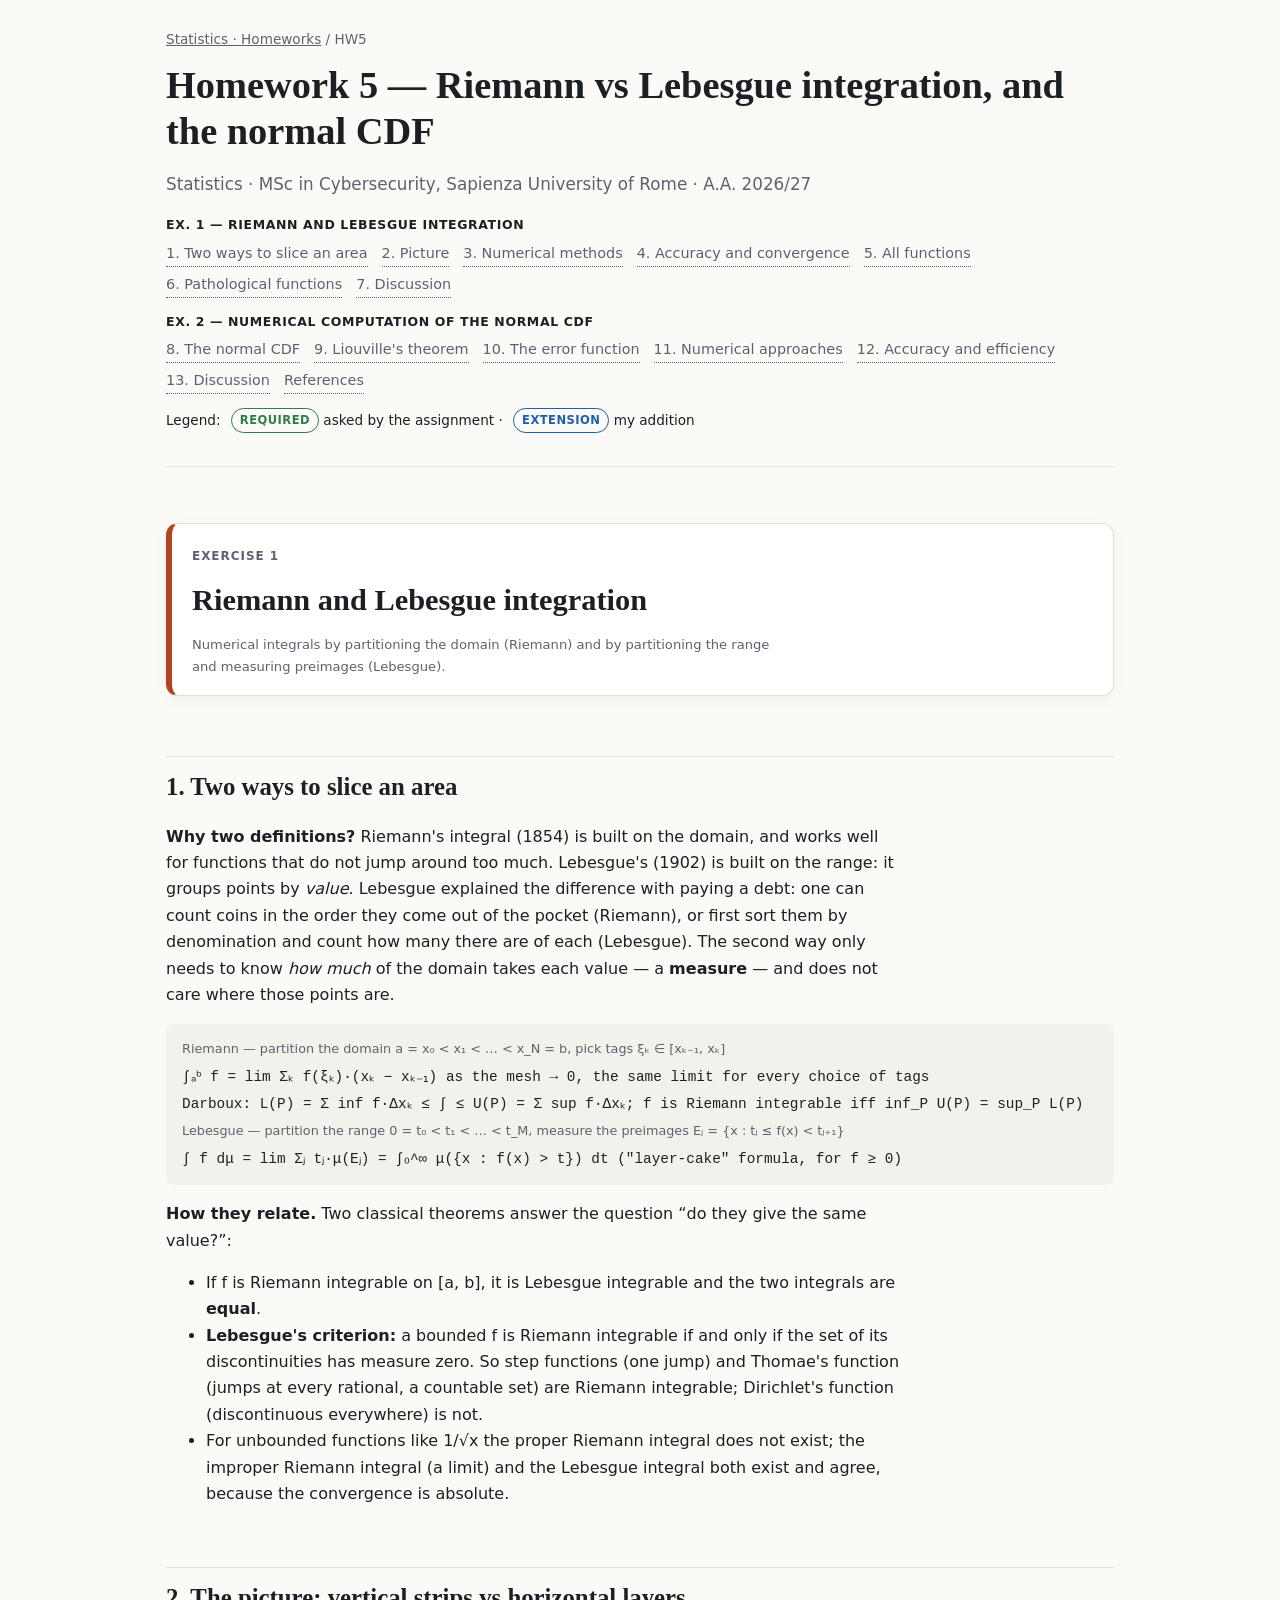
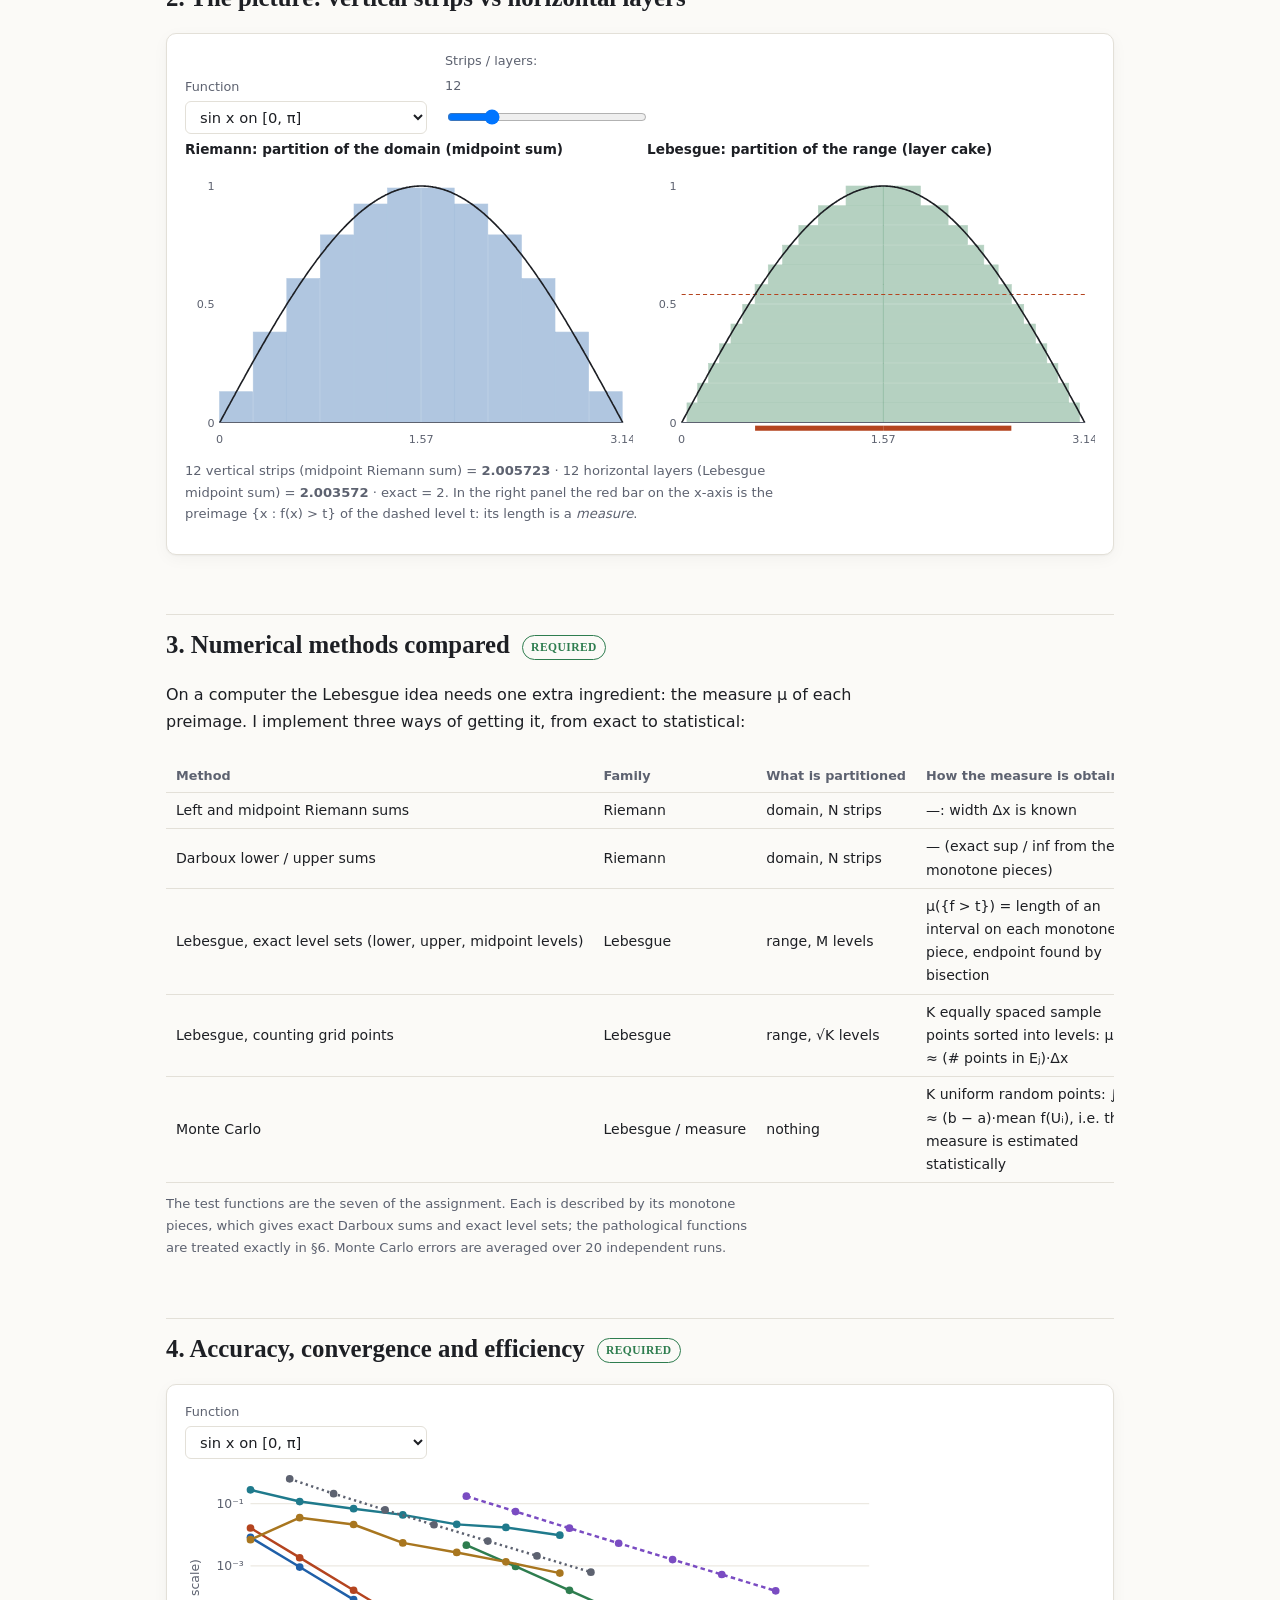
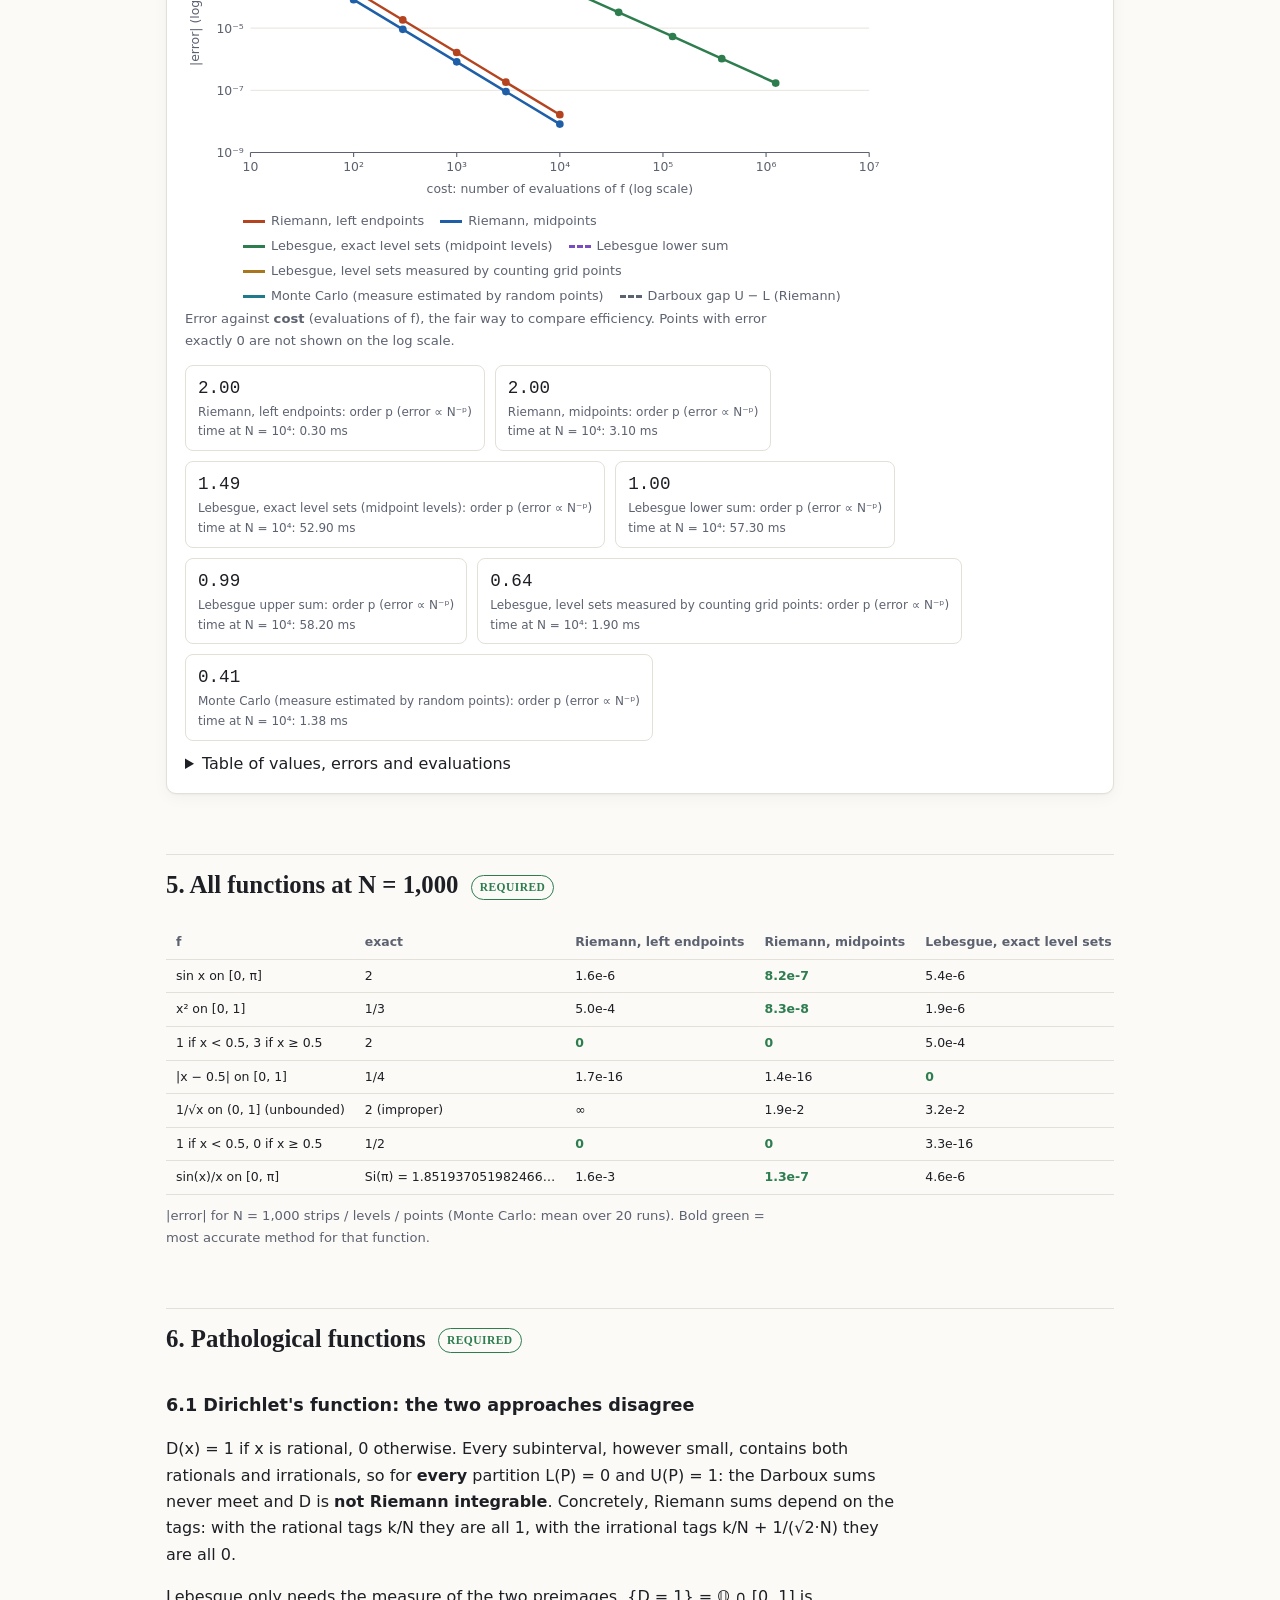
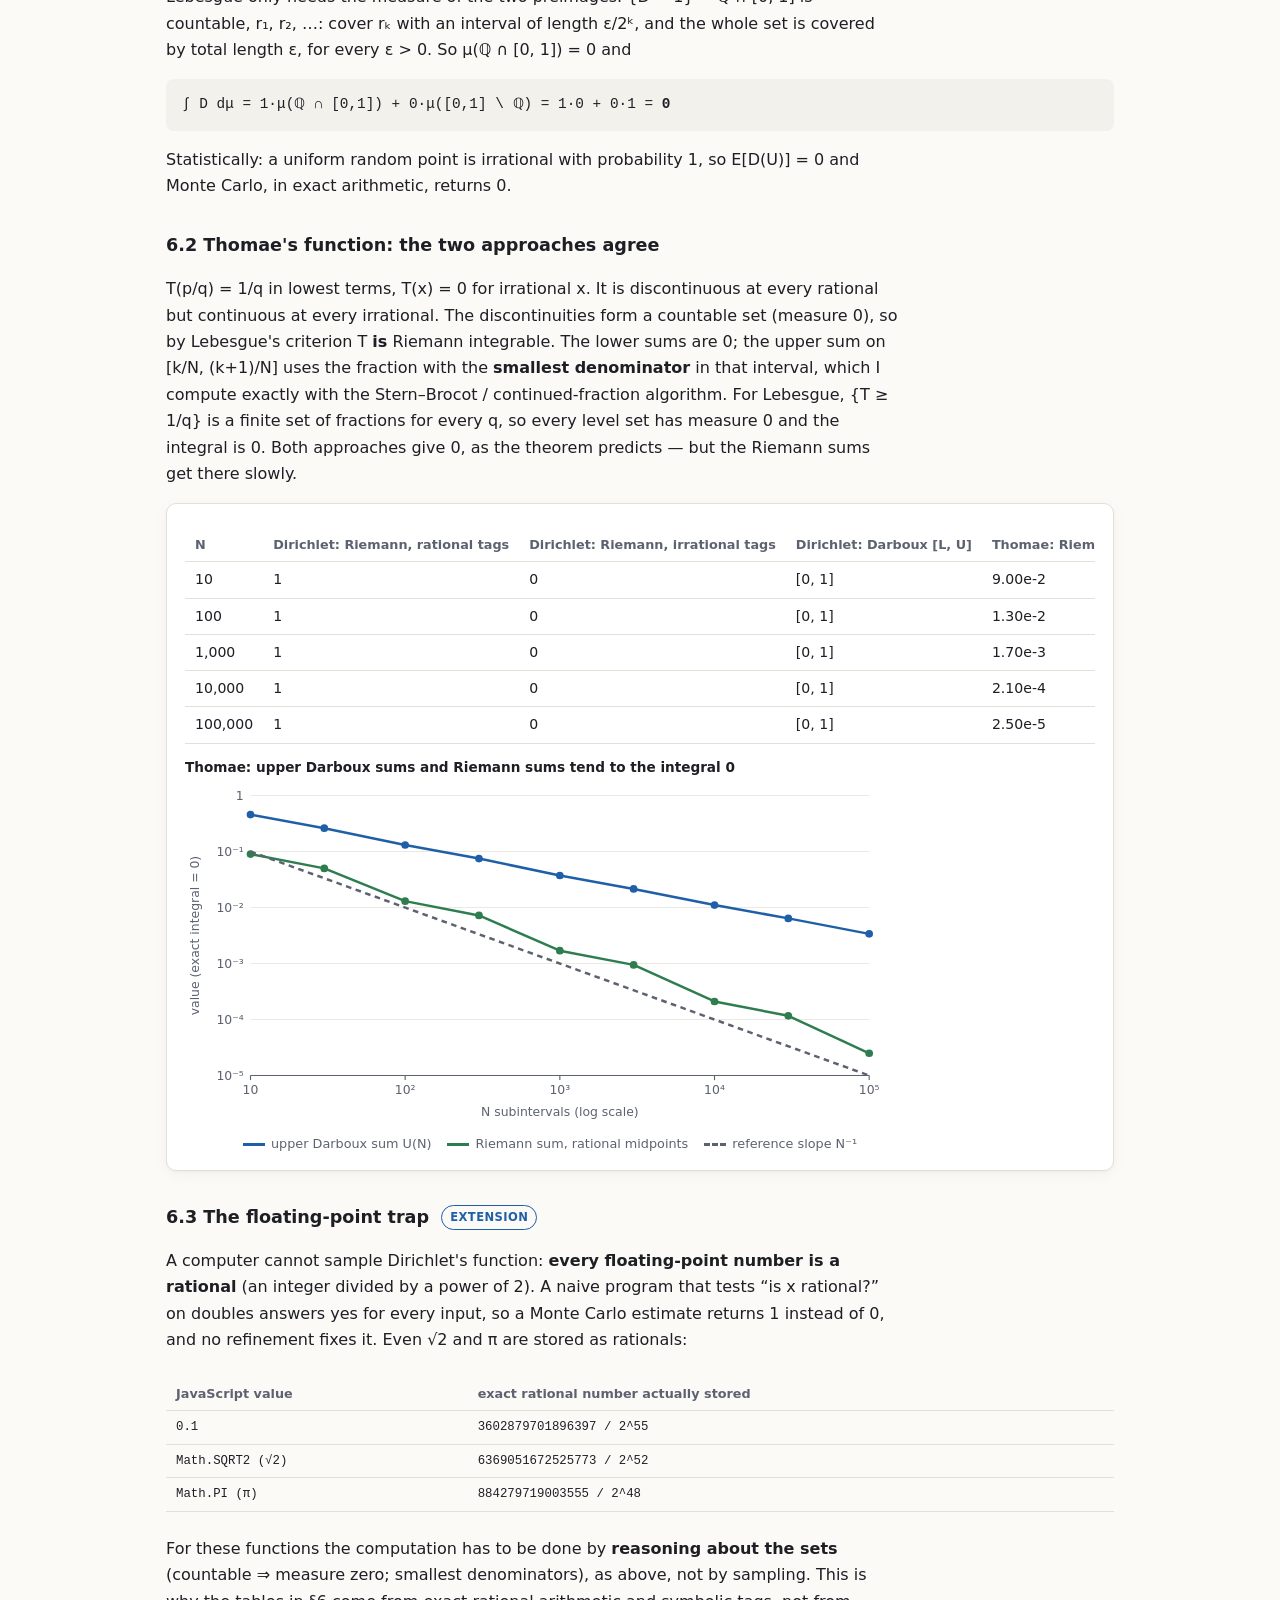
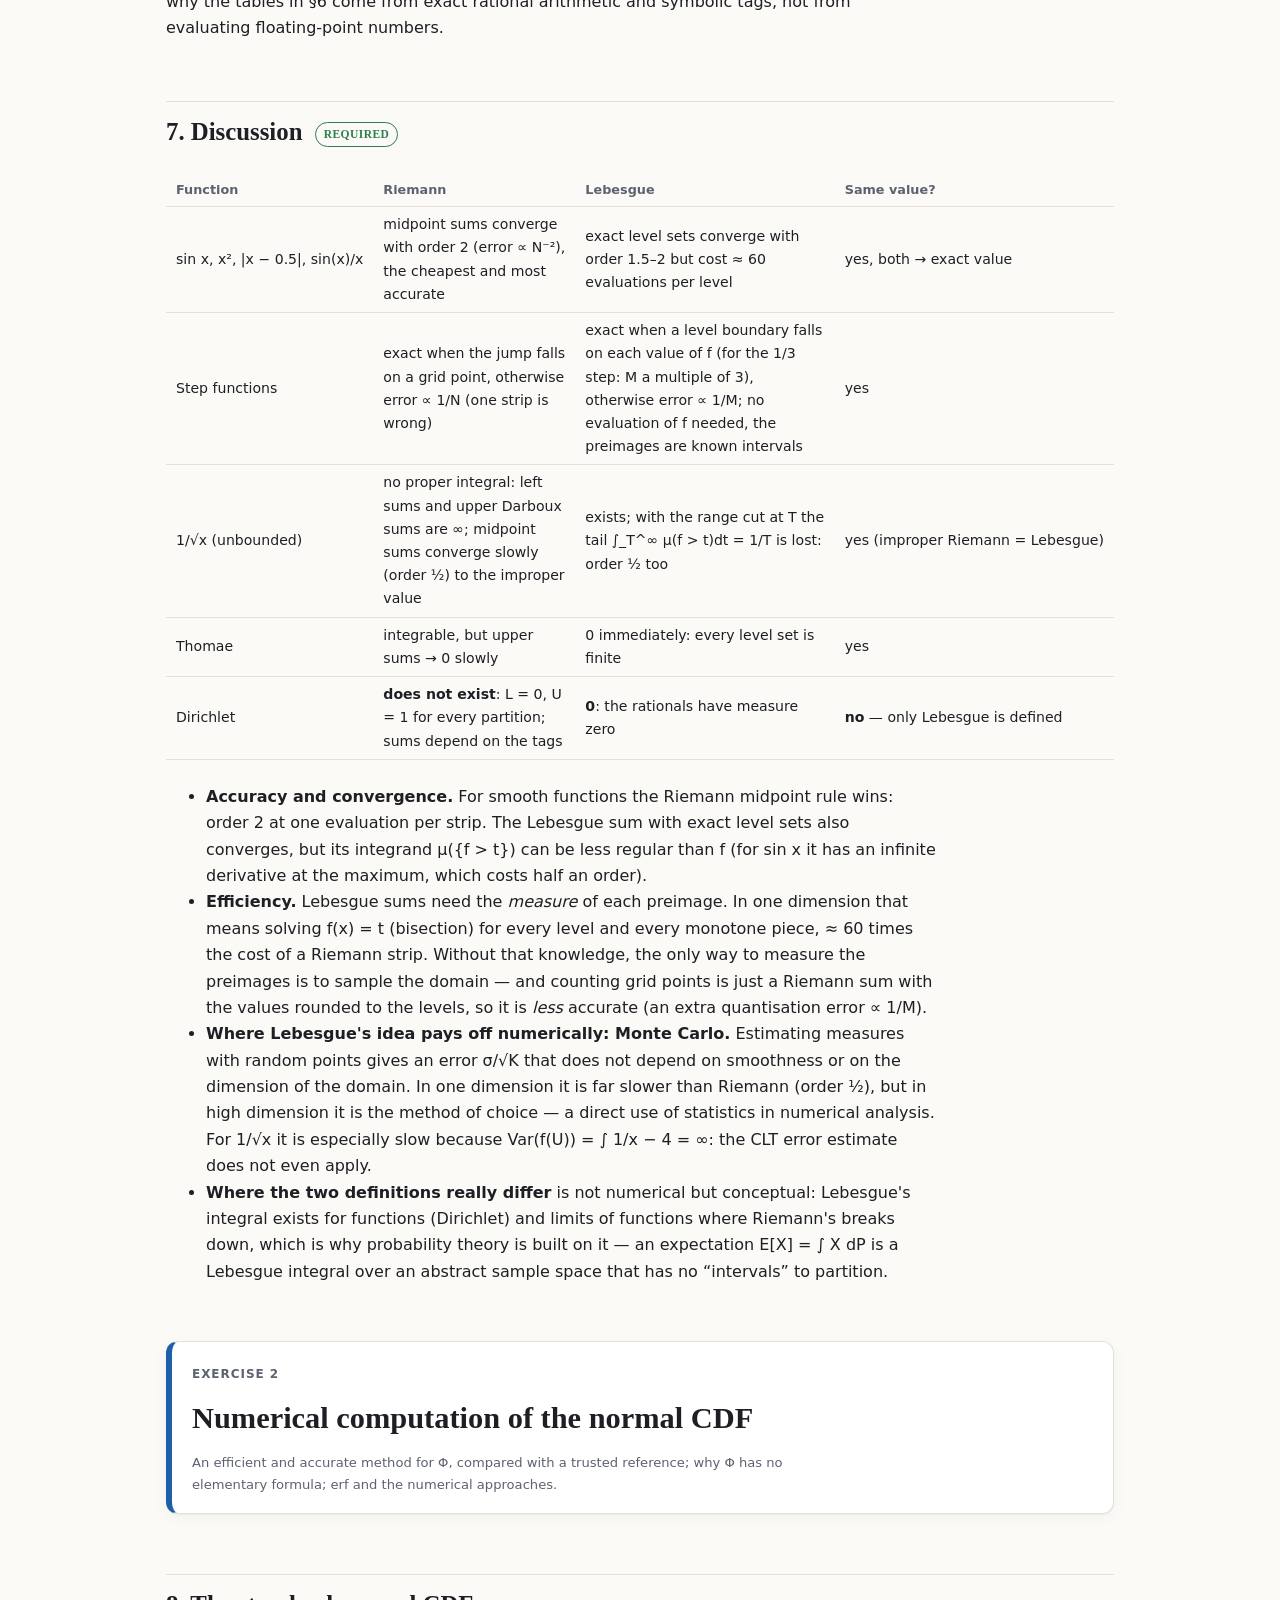
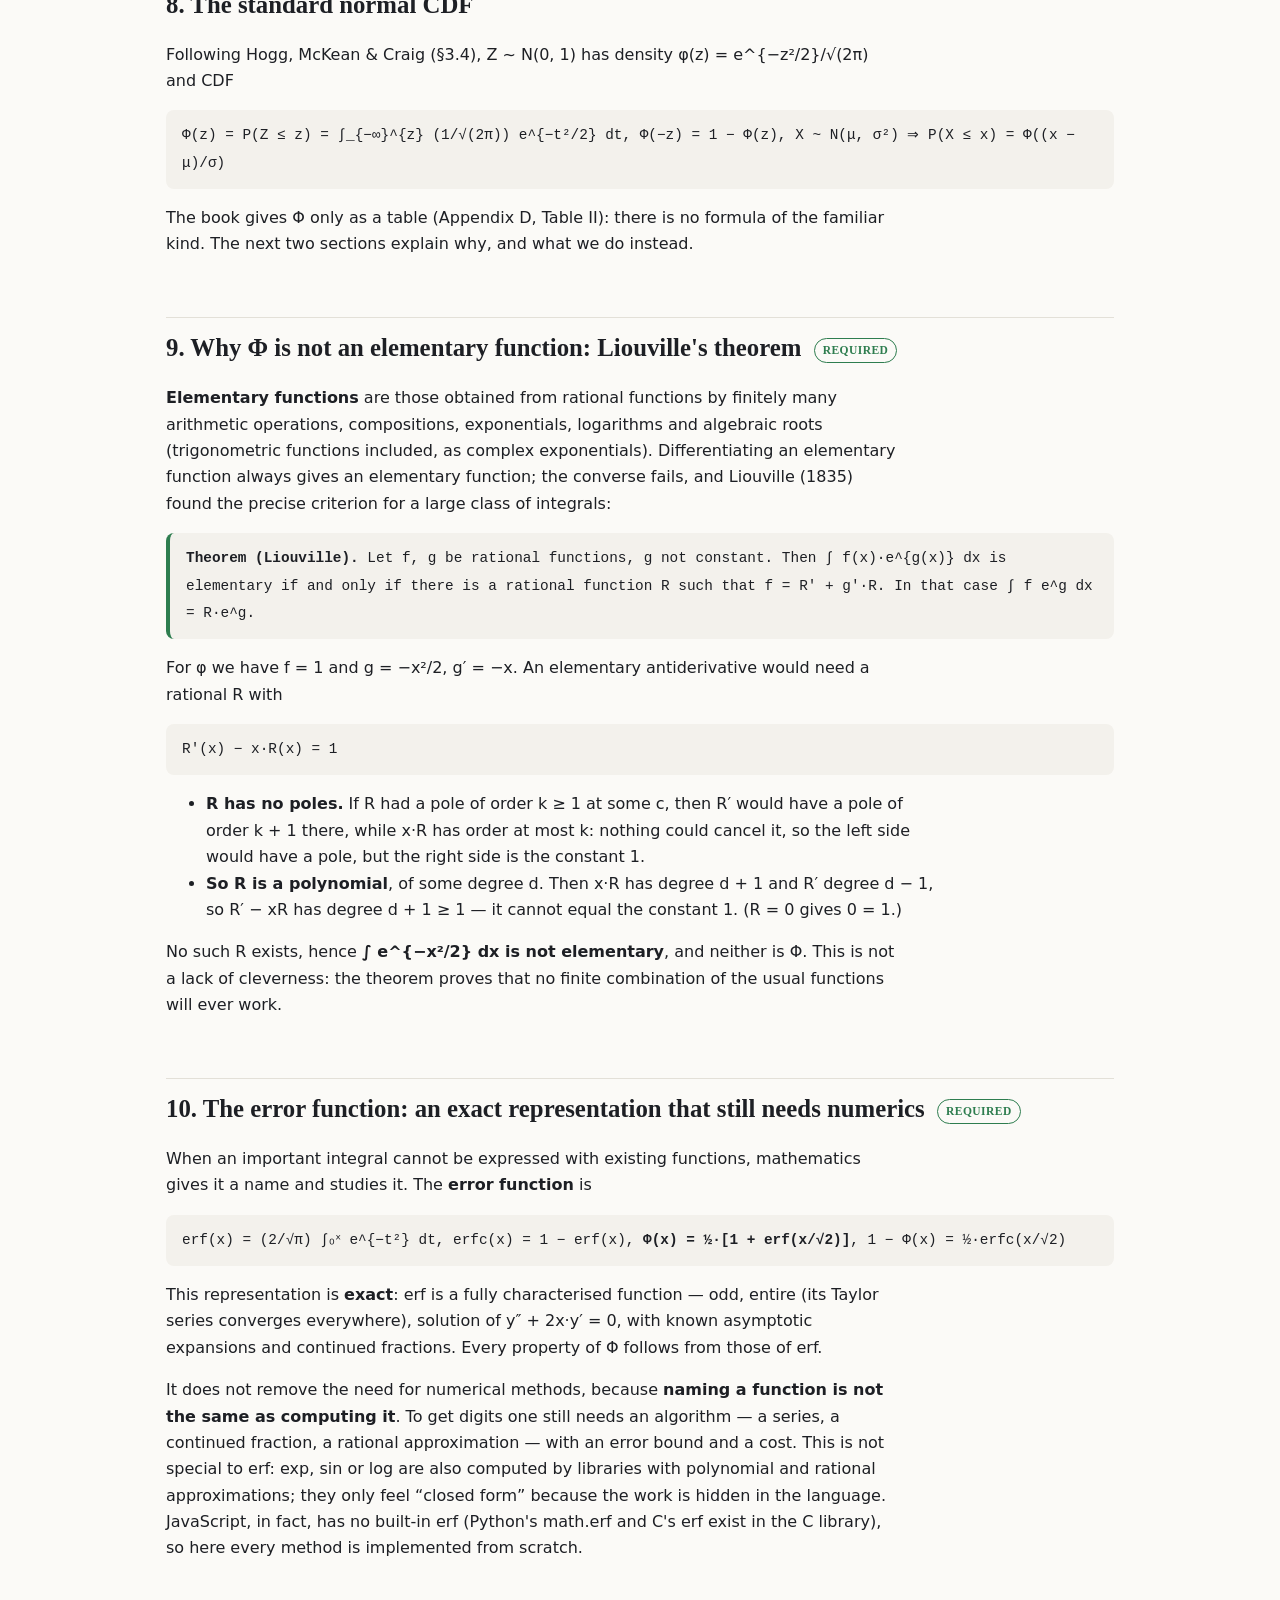
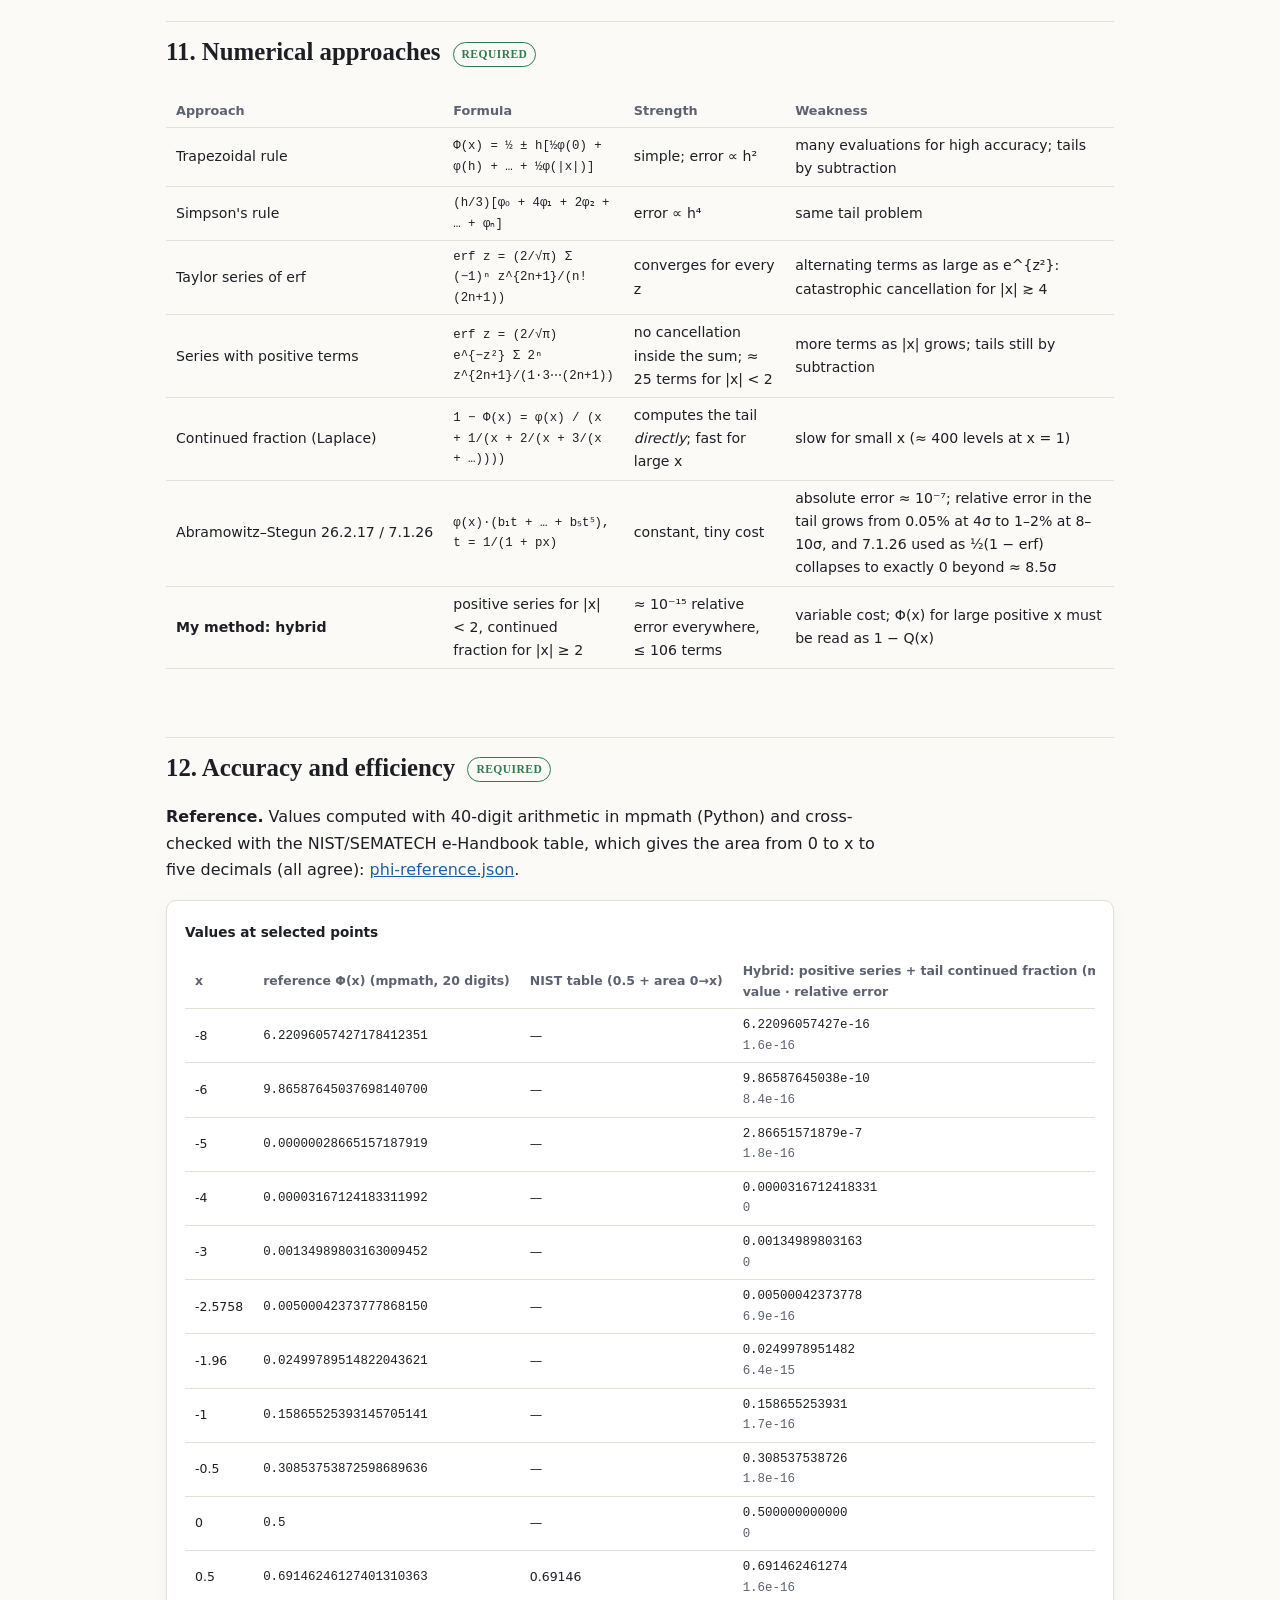
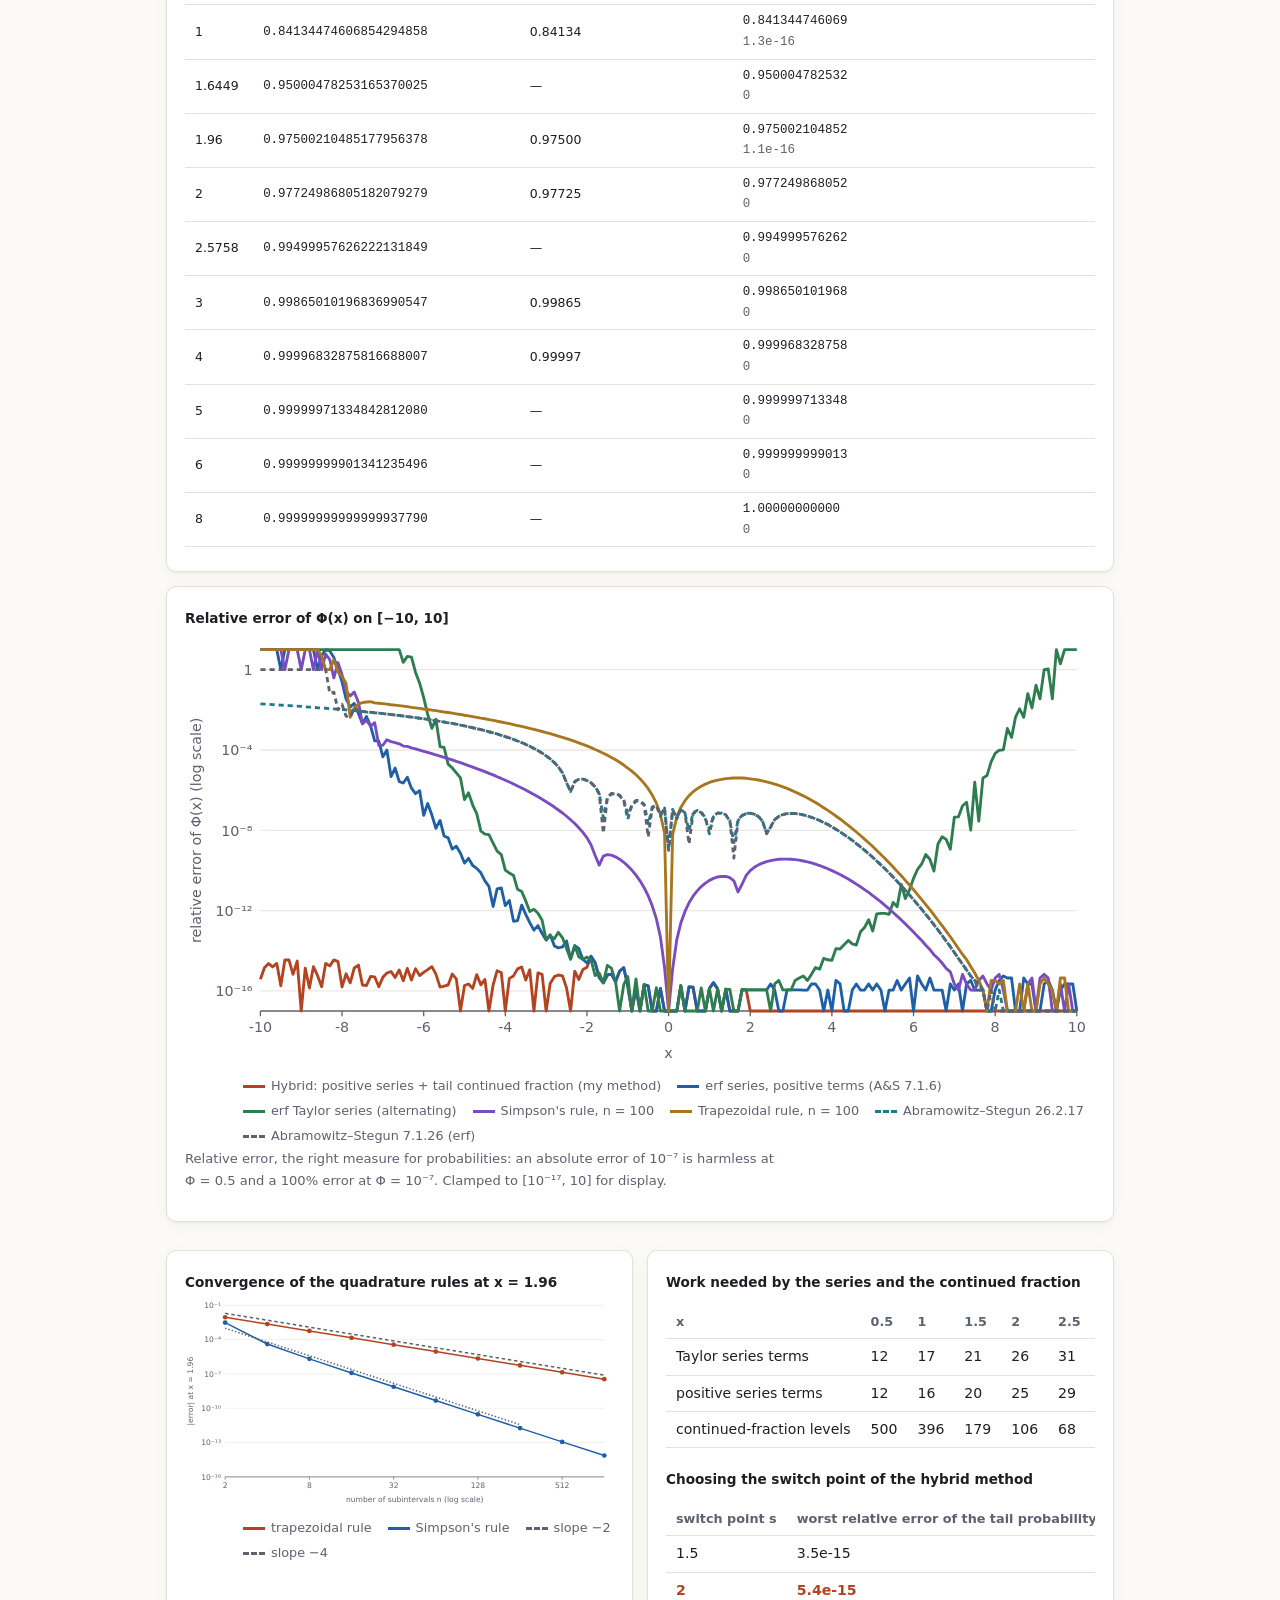
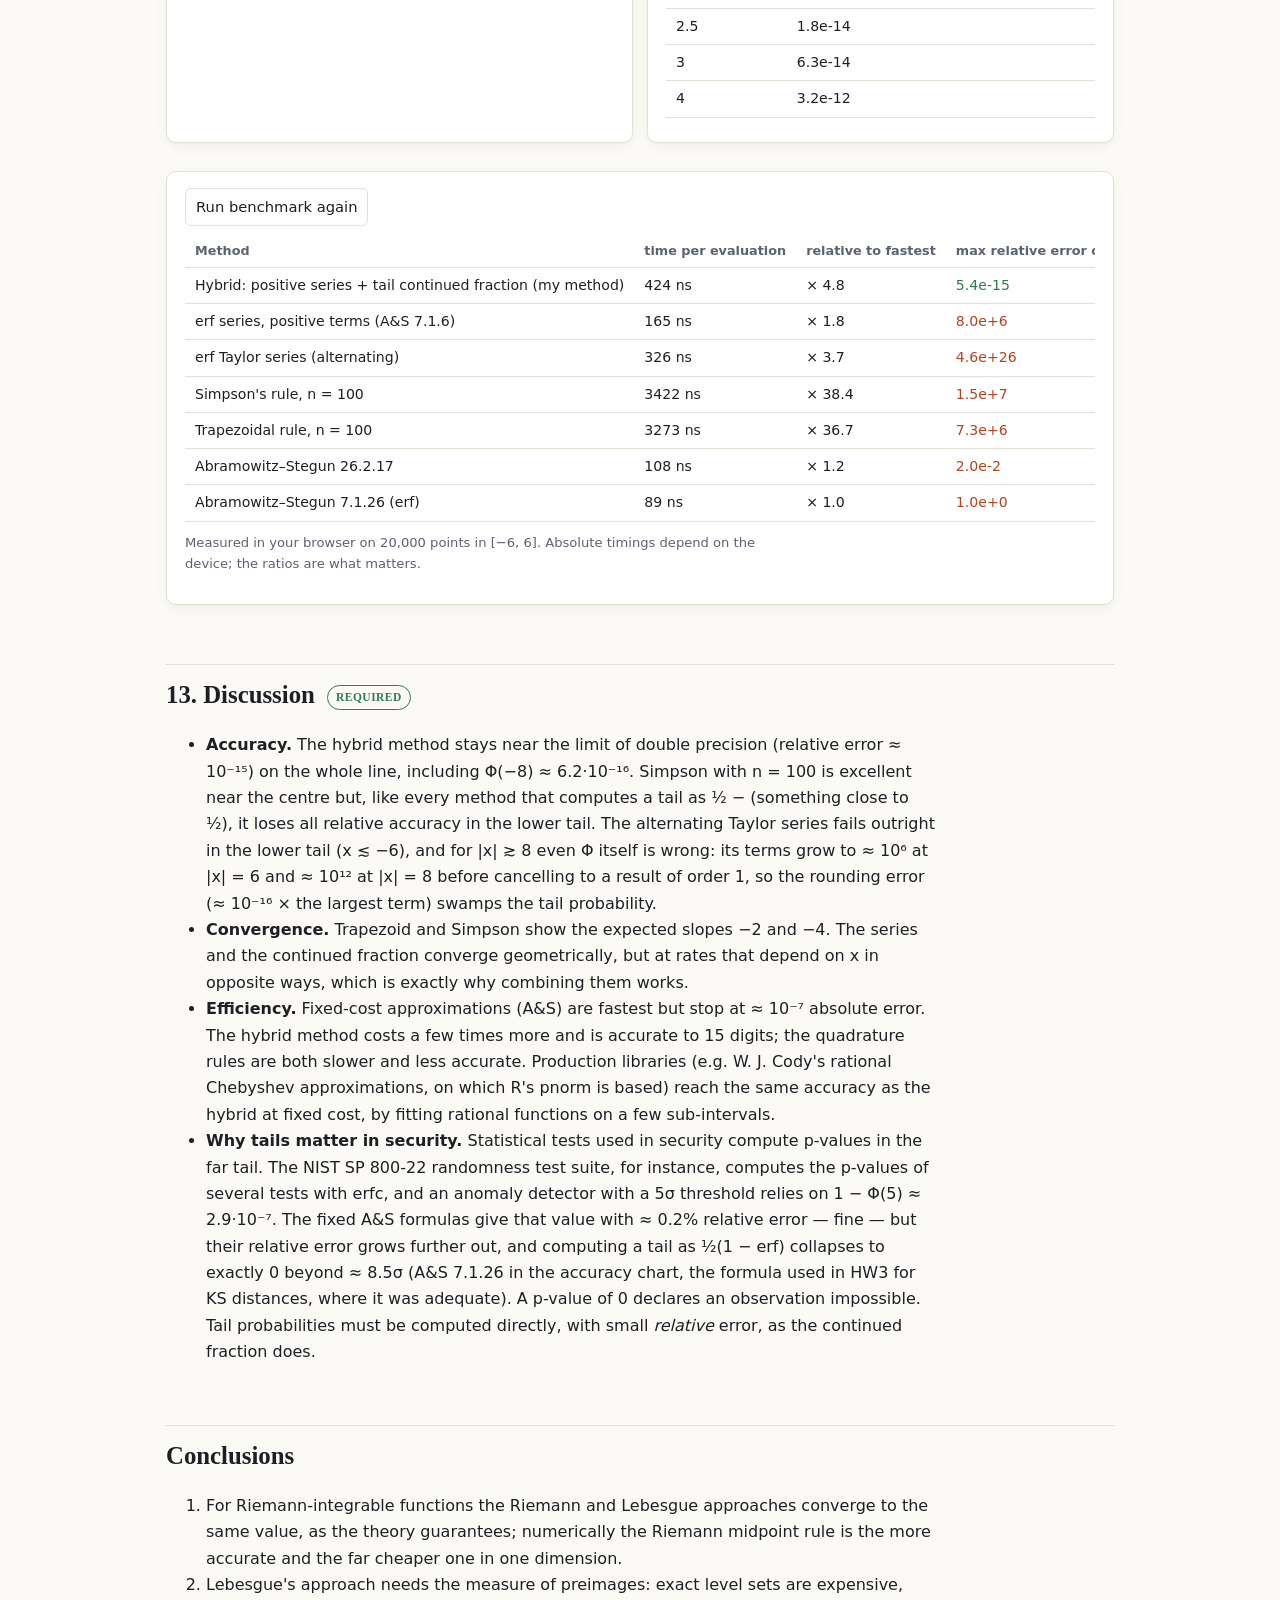
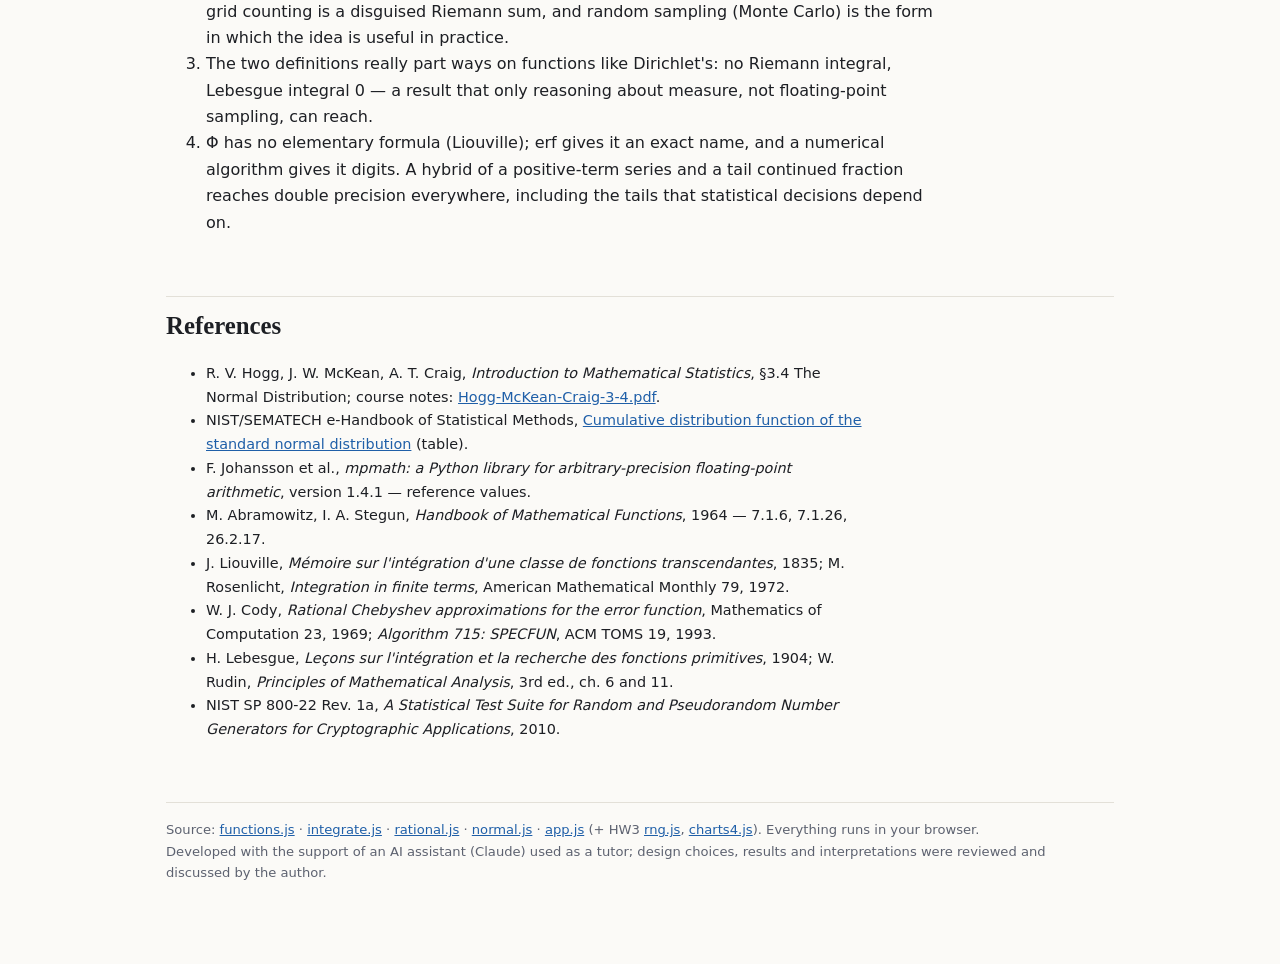
<file: hw5/index.html>
<!doctype html>
<html lang="en">
<head>
<meta charset="utf-8">
<meta name="viewport" content="width=device-width, initial-scale=1">
<title>HW5 · Integration and Normal CDF</title>
<meta name="description" content="Ex. 1: Riemann vs Lebesgue numerical integration on regular and pathological functions. Ex. 2: an efficient and accurate numerical method for the standard normal CDF, Liouville's theorem and the error function.">
<link rel="stylesheet" href="../assets/style.css">
<link rel="stylesheet" href="css/hw5.css">
</head>
<body>
<div class="wrap">

<header class="site">
  <div class="crumb"><a href="../">Statistics · Homeworks</a> / HW5</div>
  <h1>Homework 5 — Riemann vs Lebesgue integration, and the normal CDF</h1>
  <p class="lead">Statistics · MSc in Cybersecurity, Sapienza University of Rome · A.A. 2026/27</p>
  <nav class="toc" aria-label="Exercise 1">
    <b class="toc-part">Ex. 1 — Riemann and Lebesgue integration</b>
    <a href="#slices">1. Two ways to slice an area</a><a href="#picture">2. Picture</a><a href="#methods">3. Numerical methods</a>
    <a href="#results">4. Accuracy and convergence</a><a href="#summary">5. All functions</a><a href="#pathological">6. Pathological functions</a><a href="#discussion1">7. Discussion</a>
  </nav>
  <nav class="toc" aria-label="Exercise 2">
    <b class="toc-part">Ex. 2 — Numerical computation of the normal CDF</b>
    <a href="#phi">8. The normal CDF</a><a href="#liouville">9. Liouville's theorem</a><a href="#erf">10. The error function</a>
    <a href="#approaches">11. Numerical approaches</a><a href="#evaluation">12. Accuracy and efficiency</a><a href="#discussion2">13. Discussion</a><a href="#refs">References</a>
  </nav>
  <p style="font-size:.85rem">
    Legend: <span class="tag req">required</span> asked by the assignment ·
    <span class="tag ours">extension</span> my addition
  </p>
</header>

<!-- ======================================================================= -->
<div class="part-banner" id="part1">
  <span class="part-label">Exercise 1</span>
  <h2 class="part-title">Riemann and Lebesgue integration</h2>
  <p class="caption">Numerical integrals by partitioning the domain (Riemann) and by partitioning the range and measuring preimages (Lebesgue).</p>
</div>

<h2 id="slices">1. Two ways to slice an area</h2>
<p><b>Why two definitions?</b> Riemann's integral (1854) is built on the domain, and works well for functions that do not jump around too much. Lebesgue's (1902)
is built on the range: it groups points by <i>value</i>. Lebesgue explained the difference with paying a debt: one can count coins in the order they come out of the
pocket (Riemann), or first sort them by denomination and count how many there are of each (Lebesgue). The second way only needs to know <i>how much</i> of the domain
takes each value — a <b>measure</b> — and does not care where those points are.</p>
<div class="formula-box">
<span class="lbl">Riemann — partition the domain a = x₀ &lt; x₁ &lt; … &lt; x_N = b, pick tags ξₖ ∈ [xₖ₋₁, xₖ]</span><br>
∫ₐᵇ f = lim Σₖ f(ξₖ)·(xₖ − xₖ₋₁)   as the mesh → 0, the same limit for every choice of tags<br>
Darboux:  L(P) = Σ inf f·Δxₖ ≤ ∫ ≤ U(P) = Σ sup f·Δxₖ;   f is Riemann integrable iff inf_P U(P) = sup_P L(P)<br>
<span class="lbl">Lebesgue — partition the range 0 = t₀ &lt; t₁ &lt; … &lt; t_M, measure the preimages Eⱼ = {x : tⱼ ≤ f(x) &lt; tⱼ₊₁}</span><br>
∫ f dμ = lim Σⱼ tⱼ·μ(Eⱼ) = ∫₀^∞ μ({x : f(x) &gt; t}) dt     ("layer-cake" formula, for f ≥ 0)
</div>
<p><b>How they relate.</b> Two classical theorems answer the question “do they give the same value?”:</p>
<ul>
<li>If f is Riemann integrable on [a, b], it is Lebesgue integrable and the two integrals are <b>equal</b>.</li>
<li><b>Lebesgue's criterion:</b> a bounded f is Riemann integrable if and only if the set of its discontinuities has measure zero. So step functions (one jump)
and Thomae's function (jumps at every rational, a countable set) are Riemann integrable; Dirichlet's function (discontinuous everywhere) is not.</li>
<li>For unbounded functions like 1/√x the proper Riemann integral does not exist; the improper Riemann integral (a limit) and the Lebesgue integral both exist and agree,
because the convergence is absolute.</li>
</ul>

<h2 id="picture">2. The picture: vertical strips vs horizontal layers</h2>
<div class="card">
  <div class="controls">
    <label>Function<select id="pic-f"></select></label>
    <label>Strips / layers: <span id="pic-n-v">12</span><input id="pic-n" type="range" min="3" max="60" value="12"></label>
  </div>
  <div class="pic-row">
    <div><div class="chart-title">Riemann: partition of the domain (midpoint sum)</div><div id="pic-riemann"></div></div>
    <div><div class="chart-title">Lebesgue: partition of the range (layer cake)</div><div id="pic-lebesgue"></div></div>
  </div>
  <p class="caption" id="pic-cap"></p>
</div>

<h2 id="methods">3. Numerical methods compared <span class="tag req">required</span></h2>
<p>On a computer the Lebesgue idea needs one extra ingredient: the measure μ of each preimage. I implement three ways of getting it, from exact to statistical:</p>
<div class="table-wrap"><table>
<thead><tr><th>Method</th><th>Family</th><th>What is partitioned</th><th>How the measure is obtained</th><th>Cost per strip / level</th></tr></thead>
<tbody>
<tr><td>Left and midpoint Riemann sums</td><td>Riemann</td><td>domain, N strips</td><td class="wrap-ok">—: width Δx is known</td><td>1 evaluation of f</td></tr>
<tr><td>Darboux lower / upper sums</td><td>Riemann</td><td>domain, N strips</td><td class="wrap-ok">— (exact sup / inf from the monotone pieces)</td><td>2 evaluations</td></tr>
<tr><td>Lebesgue, exact level sets (lower, upper, midpoint levels)</td><td>Lebesgue</td><td>range, M levels</td><td class="wrap-ok">μ({f &gt; t}) = length of an interval on each monotone piece, endpoint found by bisection</td><td>≈ 62 evaluations per monotone piece</td></tr>
<tr><td>Lebesgue, counting grid points</td><td>Lebesgue</td><td>range, √K levels</td><td class="wrap-ok">K equally spaced sample points sorted into levels: μ(Eⱼ) ≈ (# points in Eⱼ)·Δx</td><td>1 evaluation per point</td></tr>
<tr><td>Monte Carlo</td><td>Lebesgue / measure</td><td>nothing</td><td class="wrap-ok">K uniform random points: ∫ f ≈ (b − a)·mean f(Uᵢ), i.e. the measure is estimated statistically</td><td>1 evaluation per point</td></tr>
</tbody></table></div>
<p class="caption">The test functions are the seven of the assignment. Each is described by its monotone pieces, which gives exact Darboux sums and exact level sets; the
pathological functions are treated exactly in §6. Monte Carlo errors are averaged over 20 independent runs.</p>

<h2 id="results">4. Accuracy, convergence and efficiency <span class="tag req">required</span></h2>
<div class="card">
  <div class="controls"><label>Function<select id="res-f"></select></label></div>
  <div id="res-chart" class="single-chart"></div>
  <p class="caption">Error against <b>cost</b> (evaluations of f), the fair way to compare efficiency. Points with error exactly 0 are not shown on the log scale.</p>
  <div class="stat-row" id="res-orders"></div>
  <details><summary>Table of values, errors and evaluations</summary><div class="table-wrap"><table id="res-table"></table></div></details>
</div>

<h2 id="summary">5. All functions at N = 1,000 <span class="tag req">required</span></h2>
<div class="table-wrap"><table id="sum-table"></table></div>
<p class="caption">|error| for N = 1,000 strips / levels / points (Monte Carlo: mean over 20 runs). Bold green = most accurate method for that function.</p>

<h2 id="pathological">6. Pathological functions <span class="tag req">required</span></h2>
<h3>6.1 Dirichlet's function: the two approaches disagree</h3>
<p>D(x) = 1 if x is rational, 0 otherwise. Every subinterval, however small, contains both rationals and irrationals, so for <b>every</b> partition
L(P) = 0 and U(P) = 1: the Darboux sums never meet and D is <b>not Riemann integrable</b>. Concretely, Riemann sums depend on the tags: with the rational tags
k/N they are all 1, with the irrational tags k/N + 1/(√2·N) they are all 0.</p>
<p>Lebesgue only needs the measure of the two preimages. {D = 1} = ℚ ∩ [0, 1] is countable, r₁, r₂, …: cover rₖ with an interval of length ε/2ᵏ, and the whole set is
covered by total length ε, for every ε &gt; 0. So μ(ℚ ∩ [0, 1]) = 0 and</p>
<div class="formula-box">∫ D dμ = 1·μ(ℚ ∩ [0,1]) + 0·μ([0,1] \ ℚ) = 1·0 + 0·1 = <b>0</b></div>
<p>Statistically: a uniform random point is irrational with probability 1, so E[D(U)] = 0 and Monte Carlo, in exact arithmetic, returns 0.</p>

<h3>6.2 Thomae's function: the two approaches agree</h3>
<p>T(p/q) = 1/q in lowest terms, T(x) = 0 for irrational x. It is discontinuous at every rational but continuous at every irrational. The discontinuities form a
countable set (measure 0), so by Lebesgue's criterion T <b>is</b> Riemann integrable. The lower sums are 0; the upper sum on [k/N, (k+1)/N] uses the fraction with the
<b>smallest denominator</b> in that interval, which I compute exactly with the Stern–Brocot / continued-fraction algorithm. For Lebesgue, {T ≥ 1/q} is a finite set of
fractions for every q, so every level set has measure 0 and the integral is 0. Both approaches give 0, as the theorem predicts — but the Riemann sums get there slowly.</p>
<div class="card">
  <div class="table-wrap"><table id="path-table"></table></div>
  <div class="chart-title">Thomae: upper Darboux sums and Riemann sums tend to the integral 0</div>
  <div id="thomae-chart" class="single-chart"></div>
</div>

<h3>6.3 The floating-point trap <span class="tag ours">extension</span></h3>
<p>A computer cannot sample Dirichlet's function: <b>every floating-point number is a rational</b> (an integer divided by a power of 2). A naive program that tests
“is x rational?” on doubles answers yes for every input, so a Monte Carlo estimate returns 1 instead of 0, and no refinement fixes it. Even √2 and π are stored as rationals:</p>
<div class="table-wrap"><table id="float-table"></table></div>
<p>For these functions the computation has to be done by <b>reasoning about the sets</b> (countable ⇒ measure zero; smallest denominators), as above, not by sampling.
This is why the tables in §6 come from exact rational arithmetic and symbolic tags, not from evaluating floating-point numbers.</p>

<h2 id="discussion1">7. Discussion <span class="tag req">required</span></h2>
<div class="table-wrap"><table>
<thead><tr><th>Function</th><th>Riemann</th><th>Lebesgue</th><th>Same value?</th></tr></thead>
<tbody>
<tr><td>sin x, x², |x − 0.5|, sin(x)/x</td><td class="wrap-ok">midpoint sums converge with order 2 (error ∝ N⁻²), the cheapest and most accurate</td><td class="wrap-ok">exact level sets converge with order 1.5–2 but cost ≈ 60 evaluations per level</td><td>yes, both → exact value</td></tr>
<tr><td>Step functions</td><td class="wrap-ok">exact when the jump falls on a grid point, otherwise error ∝ 1/N (one strip is wrong)</td><td class="wrap-ok">exact when a level boundary falls on each value of f (for the 1/3 step: M a multiple of 3), otherwise error ∝ 1/M; no evaluation of f needed, the preimages are known intervals</td><td>yes</td></tr>
<tr><td>1/√x (unbounded)</td><td class="wrap-ok">no proper integral: left sums and upper Darboux sums are ∞; midpoint sums converge slowly (order ½) to the improper value</td><td class="wrap-ok">exists; with the range cut at T the tail ∫_T^∞ μ(f &gt; t)dt = 1/T is lost: order ½ too</td><td>yes (improper Riemann = Lebesgue)</td></tr>
<tr><td>Thomae</td><td class="wrap-ok">integrable, but upper sums → 0 slowly</td><td class="wrap-ok">0 immediately: every level set is finite</td><td>yes</td></tr>
<tr><td>Dirichlet</td><td class="wrap-ok"><b>does not exist</b>: L = 0, U = 1 for every partition; sums depend on the tags</td><td class="wrap-ok"><b>0</b>: the rationals have measure zero</td><td><b>no</b> — only Lebesgue is defined</td></tr>
</tbody></table></div>
<ul>
<li><b>Accuracy and convergence.</b> For smooth functions the Riemann midpoint rule wins: order 2 at one evaluation per strip. The Lebesgue sum with exact level sets also
converges, but its integrand μ({f &gt; t}) can be less regular than f (for sin x it has an infinite derivative at the maximum, which costs half an order).</li>
<li><b>Efficiency.</b> Lebesgue sums need the <i>measure</i> of each preimage. In one dimension that means solving f(x) = t (bisection) for every level and every monotone
piece, ≈ 60 times the cost of a Riemann strip. Without that knowledge, the only way to measure the preimages is to sample the domain — and counting grid points is just a
Riemann sum with the values rounded to the levels, so it is <i>less</i> accurate (an extra quantisation error ∝ 1/M).</li>
<li><b>Where Lebesgue's idea pays off numerically: Monte Carlo.</b> Estimating measures with random points gives an error σ/√K that does not depend on smoothness or on the
dimension of the domain. In one dimension it is far slower than Riemann (order ½), but in high dimension it is the method of choice — a direct use of statistics in numerical
analysis. For 1/√x it is especially slow because Var(f(U)) = ∫ 1/x − 4 = ∞: the CLT error estimate does not even apply.</li>
<li><b>Where the two definitions really differ</b> is not numerical but conceptual: Lebesgue's integral exists for functions (Dirichlet) and limits of functions where
Riemann's breaks down, which is why probability theory is built on it — an expectation E[X] = ∫ X dP is a Lebesgue integral over an abstract sample space that has no
“intervals” to partition.</li>
</ul>

<!-- ======================================================================= -->
<div class="part-banner" id="part2">
  <span class="part-label">Exercise 2</span>
  <h2 class="part-title">Numerical computation of the normal CDF</h2>
  <p class="caption">An efficient and accurate method for Φ, compared with a trusted reference; why Φ has no elementary formula; erf and the numerical approaches.</p>
</div>

<h2 id="phi">8. The standard normal CDF</h2>
<p>Following Hogg, McKean &amp; Craig (§3.4), Z ~ N(0, 1) has density φ(z) = e^{−z²/2}/√(2π) and CDF</p>
<div class="formula-box">Φ(z) = P(Z ≤ z) = ∫_{−∞}^{z} (1/√(2π)) e^{−t²/2} dt,      Φ(−z) = 1 − Φ(z),      X ~ N(μ, σ²) ⇒ P(X ≤ x) = Φ((x − μ)/σ)</div>
<p>The book gives Φ only as a table (Appendix D, Table II): there is no formula of the familiar kind. The next two sections explain why, and what we do instead.</p>

<h2 id="liouville">9. Why Φ is not an elementary function: Liouville's theorem <span class="tag req">required</span></h2>
<p><b>Elementary functions</b> are those obtained from rational functions by finitely many arithmetic operations, compositions, exponentials, logarithms and algebraic roots
(trigonometric functions included, as complex exponentials). Differentiating an elementary function always gives an elementary function; the converse fails, and
Liouville (1835) found the precise criterion for a large class of integrals:</p>
<div class="formula-box key"><b>Theorem (Liouville).</b> Let f, g be rational functions, g not constant. Then ∫ f(x)·e^{g(x)} dx is elementary if and only if there is a
rational function R such that f = R′ + g′·R. In that case ∫ f e^g dx = R·e^g.</div>
<p>For φ we have f = 1 and g = −x²/2, g′ = −x. An elementary antiderivative would need a rational R with</p>
<div class="formula-box">R′(x) − x·R(x) = 1</div>
<ul>
<li><b>R has no poles.</b> If R had a pole of order k ≥ 1 at some c, then R′ would have a pole of order k + 1 there, while x·R has order at most k: nothing could cancel it,
so the left side would have a pole, but the right side is the constant 1.</li>
<li><b>So R is a polynomial</b>, of some degree d. Then x·R has degree d + 1 and R′ degree d − 1, so R′ − xR has degree d + 1 ≥ 1 — it cannot equal the constant 1.
(R = 0 gives 0 = 1.)</li>
</ul>
<p>No such R exists, hence <b>∫ e^{−x²/2} dx is not elementary</b>, and neither is Φ. This is not a lack of cleverness: the theorem proves that no finite combination of
the usual functions will ever work.</p>

<h2 id="erf">10. The error function: an exact representation that still needs numerics <span class="tag req">required</span></h2>
<p>When an important integral cannot be expressed with existing functions, mathematics gives it a name and studies it. The <b>error function</b> is</p>
<div class="formula-box">erf(x) = (2/√π) ∫₀ˣ e^{−t²} dt,     erfc(x) = 1 − erf(x),      <b>Φ(x) = ½·[1 + erf(x/√2)]</b>,      1 − Φ(x) = ½·erfc(x/√2)</div>
<p>This representation is <b>exact</b>: erf is a fully characterised function — odd, entire (its Taylor series converges everywhere), solution of y″ + 2x·y′ = 0, with known
asymptotic expansions and continued fractions. Every property of Φ follows from those of erf.</p>
<p>It does not remove the need for numerical methods, because <b>naming a function is not the same as computing it</b>. To get digits one still needs an algorithm —
a series, a continued fraction, a rational approximation — with an error bound and a cost. This is not special to erf: exp, sin or log are also computed by libraries
with polynomial and rational approximations; they only feel “closed form” because the work is hidden in the language. JavaScript, in fact, has no built-in erf
(Python's math.erf and C's erf exist in the C library), so here every method is implemented from scratch.</p>

<h2 id="approaches">11. Numerical approaches <span class="tag req">required</span></h2>
<div class="table-wrap"><table>
<thead><tr><th>Approach</th><th>Formula</th><th>Strength</th><th>Weakness</th></tr></thead>
<tbody>
<tr><td>Trapezoidal rule</td><td class="wrap-ok mono">Φ(x) = ½ ± h[½φ(0) + φ(h) + … + ½φ(|x|)]</td><td class="wrap-ok">simple; error ∝ h²</td><td class="wrap-ok">many evaluations for high accuracy; tails by subtraction</td></tr>
<tr><td>Simpson's rule</td><td class="wrap-ok mono">(h/3)[φ₀ + 4φ₁ + 2φ₂ + … + φₙ]</td><td class="wrap-ok">error ∝ h⁴</td><td>same tail problem</td></tr>
<tr><td>Taylor series of erf</td><td class="wrap-ok mono">erf z = (2/√π) Σ (−1)ⁿ z^{2n+1}/(n!(2n+1))</td><td class="wrap-ok">converges for every z</td><td class="wrap-ok">alternating terms as large as e^{z²}: catastrophic cancellation for |x| ≳ 4</td></tr>
<tr><td>Series with positive terms</td><td class="wrap-ok mono">erf z = (2/√π) e^{−z²} Σ 2ⁿ z^{2n+1}/(1·3⋯(2n+1))</td><td class="wrap-ok">no cancellation inside the sum; ≈ 25 terms for |x| &lt; 2</td><td class="wrap-ok">more terms as |x| grows; tails still by subtraction</td></tr>
<tr><td>Continued fraction (Laplace)</td><td class="wrap-ok mono">1 − Φ(x) = φ(x) / (x + 1/(x + 2/(x + 3/(x + …))))</td><td class="wrap-ok">computes the tail <i>directly</i>; fast for large x</td><td class="wrap-ok">slow for small x (≈ 400 levels at x = 1)</td></tr>
<tr><td>Abramowitz–Stegun 26.2.17 / 7.1.26</td><td class="wrap-ok mono">φ(x)·(b₁t + … + b₅t⁵),  t = 1/(1 + px)</td><td class="wrap-ok">constant, tiny cost</td><td class="wrap-ok">absolute error ≈ 10⁻⁷; relative error in the tail grows from 0.05% at 4σ to 1–2% at 8–10σ, and 7.1.26 used as ½(1 − erf) collapses to exactly 0 beyond ≈ 8.5σ</td></tr>
<tr><td><b>My method: hybrid</b></td><td class="wrap-ok">positive series for |x| &lt; 2, continued fraction for |x| ≥ 2</td><td class="wrap-ok">≈ 10⁻¹⁵ relative error everywhere, ≤ 106 terms</td><td class="wrap-ok">variable cost; Φ(x) for large positive x must be read as 1 − Q(x)</td></tr>
</tbody></table></div>

<h2 id="evaluation">12. Accuracy and efficiency <span class="tag req">required</span></h2>
<p><b>Reference.</b> Values computed with 40-digit arithmetic in mpmath (Python) and cross-checked with the NIST/SEMATECH e-Handbook table, which gives the area
from 0 to x to five decimals (all agree): <a href="data/phi-reference.json">phi-reference.json</a>.</p>
<div class="card">
  <div class="chart-title">Values at selected points</div>
  <div class="table-wrap"><table id="pts-table"></table></div>
</div>
<div class="card">
  <div class="chart-title">Relative error of Φ(x) on [−10, 10]</div>
  <div id="acc-chart"></div>
  <p class="caption">Relative error, the right measure for probabilities: an absolute error of 10⁻⁷ is harmless at Φ = 0.5 and a 100% error at Φ = 10⁻⁷.
  Clamped to [10⁻¹⁷, 10] for display.</p>
</div>
<div class="grid2">
  <div class="card"><div class="chart-title">Convergence of the quadrature rules at x = 1.96</div><div id="conv-chart"></div></div>
  <div class="card"><div class="chart-title">Work needed by the series and the continued fraction</div><div class="table-wrap"><table id="terms-table"></table></div>
    <div class="chart-title" style="margin-top:12px">Choosing the switch point of the hybrid method</div><div class="table-wrap"><table id="switch-table"></table></div></div>
</div>
<div class="card">
  <div class="controls"><button id="bench-run">Run benchmark again</button></div>
  <div class="table-wrap"><table id="bench-table"></table></div>
  <p class="caption">Measured in your browser on 20,000 points in [−6, 6]. Absolute timings depend on the device; the ratios are what matters.</p>
</div>

<h2 id="discussion2">13. Discussion <span class="tag req">required</span></h2>
<ul>
<li><b>Accuracy.</b> The hybrid method stays near the limit of double precision (relative error ≈ 10⁻¹⁵) on the whole line, including Φ(−8) ≈ 6.2·10⁻¹⁶. Simpson with
n = 100 is excellent near the centre but, like every method that computes a tail as ½ − (something close to ½), it loses all relative accuracy in the lower tail.
The alternating Taylor series fails outright in the lower tail (x ≲ −6), and for |x| ≳ 8 even Φ itself is wrong: its terms grow to ≈ 10⁶ at |x| = 6 and ≈ 10¹² at |x| = 8 before cancelling to a result of order 1, so the
rounding error (≈ 10⁻¹⁶ × the largest term) swamps the tail probability.</li>
<li><b>Convergence.</b> Trapezoid and Simpson show the expected slopes −2 and −4. The series and the continued fraction converge geometrically, but at rates that depend
on x in opposite ways, which is exactly why combining them works.</li>
<li><b>Efficiency.</b> Fixed-cost approximations (A&amp;S) are fastest but stop at ≈ 10⁻⁷ absolute error. The hybrid method costs a few times more and is accurate to
15 digits; the quadrature rules are both slower and less accurate. Production libraries (e.g. W. J. Cody's rational Chebyshev approximations, on which R's pnorm is based)
reach the same accuracy as the hybrid at fixed cost, by fitting rational functions on a few sub-intervals.</li>
<li><b>Why tails matter in security.</b> Statistical tests used in security compute p-values in the far tail. The NIST SP 800-22 randomness test suite, for instance,
computes the p-values of several tests with erfc, and an anomaly detector with a 5σ threshold relies on 1 − Φ(5) ≈ 2.9·10⁻⁷. The fixed A&amp;S formulas give that value
with ≈ 0.2% relative error — fine — but their relative error grows further out, and computing a tail as ½(1 − erf) collapses to exactly 0 beyond ≈ 8.5σ (A&amp;S 7.1.26
in the accuracy chart, the formula used in HW3 for KS distances, where it was adequate). A p-value of 0 declares an observation impossible. Tail probabilities must be
computed directly, with small <i>relative</i> error, as the continued fraction does.</li>
</ul>

<h2 id="conclusions">Conclusions</h2>
<ol>
<li>For Riemann-integrable functions the Riemann and Lebesgue approaches converge to the same value, as the theory guarantees; numerically the Riemann midpoint rule
is the more accurate and the far cheaper one in one dimension.</li>
<li>Lebesgue's approach needs the measure of preimages: exact level sets are expensive, grid counting is a disguised Riemann sum, and random sampling (Monte Carlo)
is the form in which the idea is useful in practice.</li>
<li>The two definitions really part ways on functions like Dirichlet's: no Riemann integral, Lebesgue integral 0 — a result that only reasoning about measure, not
floating-point sampling, can reach.</li>
<li>Φ has no elementary formula (Liouville); erf gives it an exact name, and a numerical algorithm gives it digits. A hybrid of a positive-term series and a tail continued
fraction reaches double precision everywhere, including the tails that statistical decisions depend on.</li>
</ol>

<!-- ======================================================================= -->
<h2 id="refs">References</h2>
<ul style="font-size:.9rem">
<li>R. V. Hogg, J. W. McKean, A. T. Craig, <i>Introduction to Mathematical Statistics</i>, §3.4 The Normal Distribution; course notes:
<a href="https://faculty.etsu.edu/gardnerr/4047/notes-Hogg-McKean-Craig/Hogg-McKean-Craig-3-4.pdf">Hogg-McKean-Craig-3-4.pdf</a>.</li>
<li>NIST/SEMATECH e-Handbook of Statistical Methods, <a href="https://itl.nist.gov/div898/handbook/eda/section3/eda3671.htm">Cumulative distribution function of the standard normal distribution</a> (table).</li>
<li>F. Johansson et al., <i>mpmath: a Python library for arbitrary-precision floating-point arithmetic</i>, version 1.4.1 — reference values.</li>
<li>M. Abramowitz, I. A. Stegun, <i>Handbook of Mathematical Functions</i>, 1964 — 7.1.6, 7.1.26, 26.2.17.</li>
<li>J. Liouville, <i>Mémoire sur l'intégration d'une classe de fonctions transcendantes</i>, 1835; M. Rosenlicht, <i>Integration in finite terms</i>, American Mathematical Monthly 79, 1972.</li>
<li>W. J. Cody, <i>Rational Chebyshev approximations for the error function</i>, Mathematics of Computation 23, 1969; <i>Algorithm 715: SPECFUN</i>, ACM TOMS 19, 1993.</li>
<li>H. Lebesgue, <i>Leçons sur l'intégration et la recherche des fonctions primitives</i>, 1904; W. Rudin, <i>Principles of Mathematical Analysis</i>, 3rd ed., ch. 6 and 11.</li>
<li>NIST SP 800-22 Rev. 1a, <i>A Statistical Test Suite for Random and Pseudorandom Number Generators for Cryptographic Applications</i>, 2010.</li>
</ul>

<footer>
  Source: <a href="js/functions.js">functions.js</a> · <a href="js/integrate.js">integrate.js</a> · <a href="js/rational.js">rational.js</a> ·
  <a href="js/normal.js">normal.js</a> · <a href="js/app.js">app.js</a> (+ HW3 <a href="../hw3/js/rng.js">rng.js</a>, <a href="../hw3/js/charts4.js">charts4.js</a>). Everything runs in your browser.<br>
  Developed with the support of an AI assistant (Claude) used as a tutor; design choices, results and interpretations were reviewed and discussed by the author.
</footer>
</div>
<script type="module" src="js/app.js"></script>
</body>
</html>
</file>
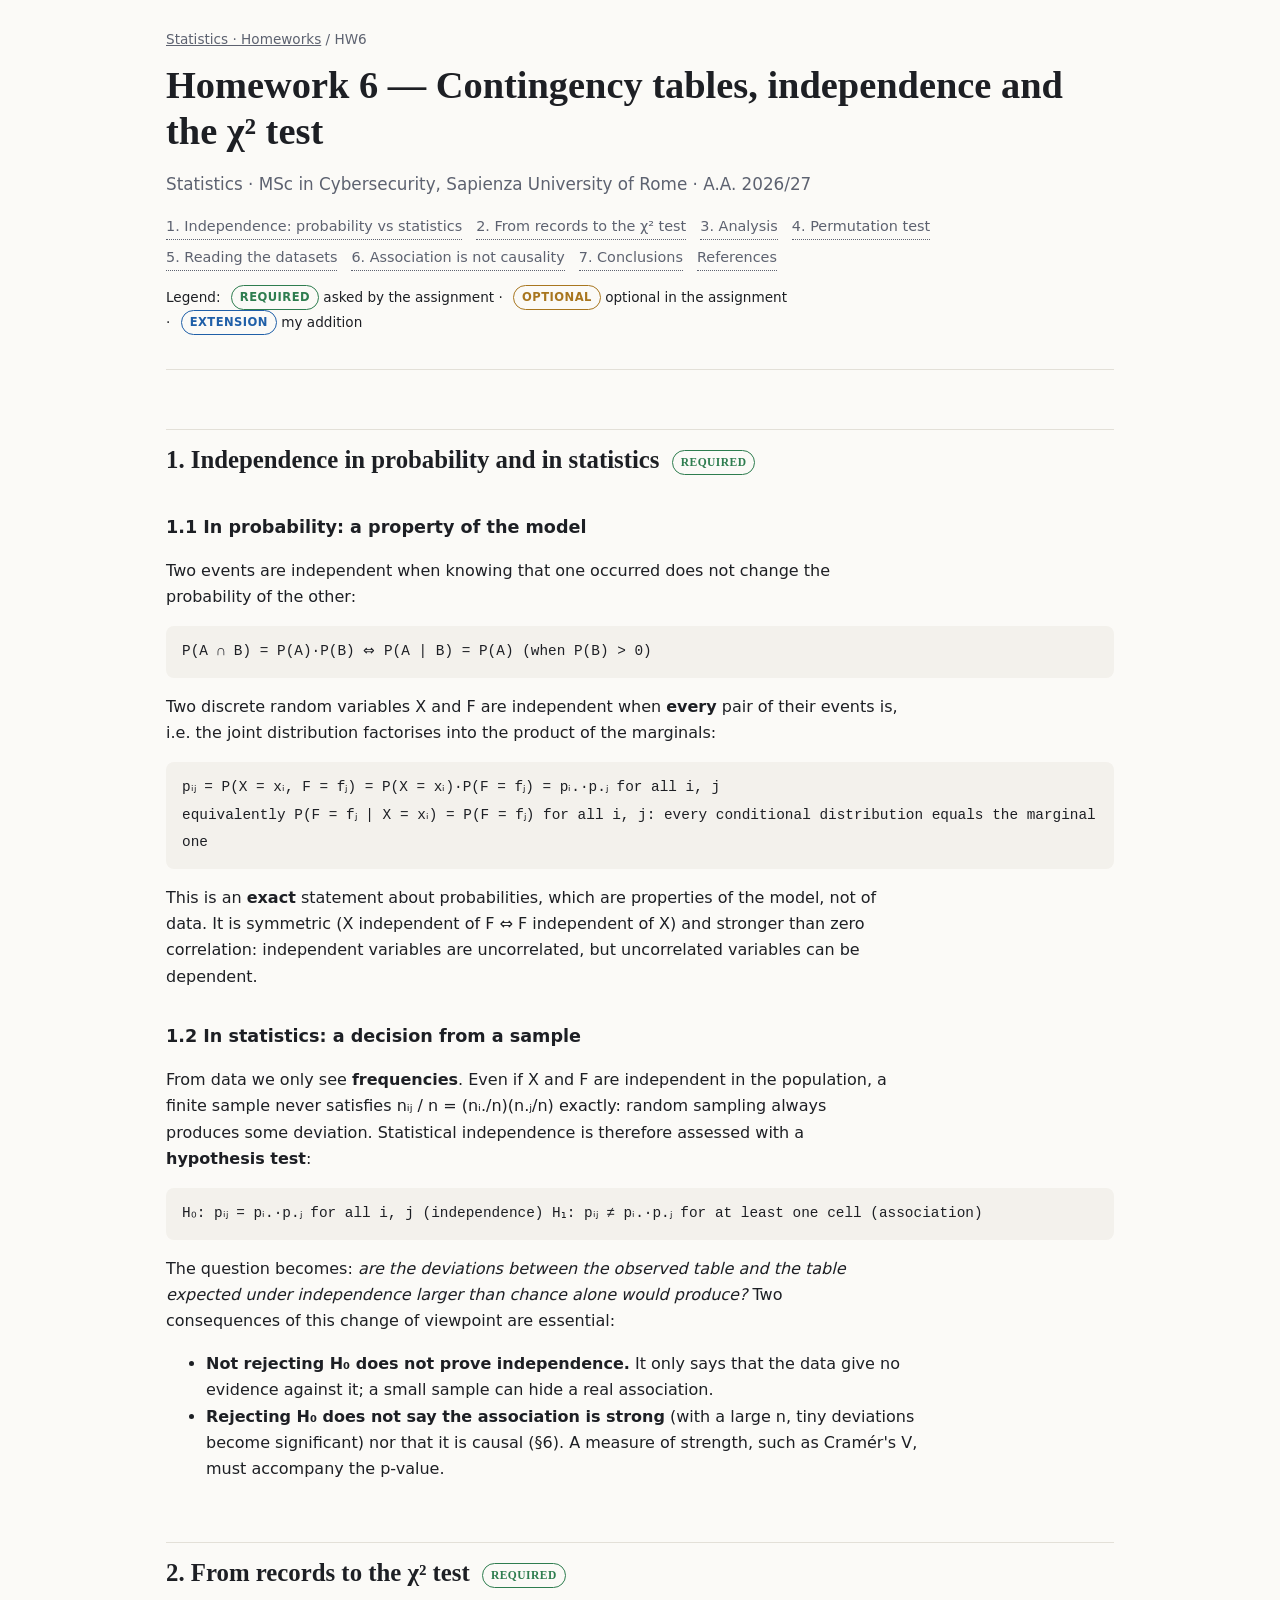
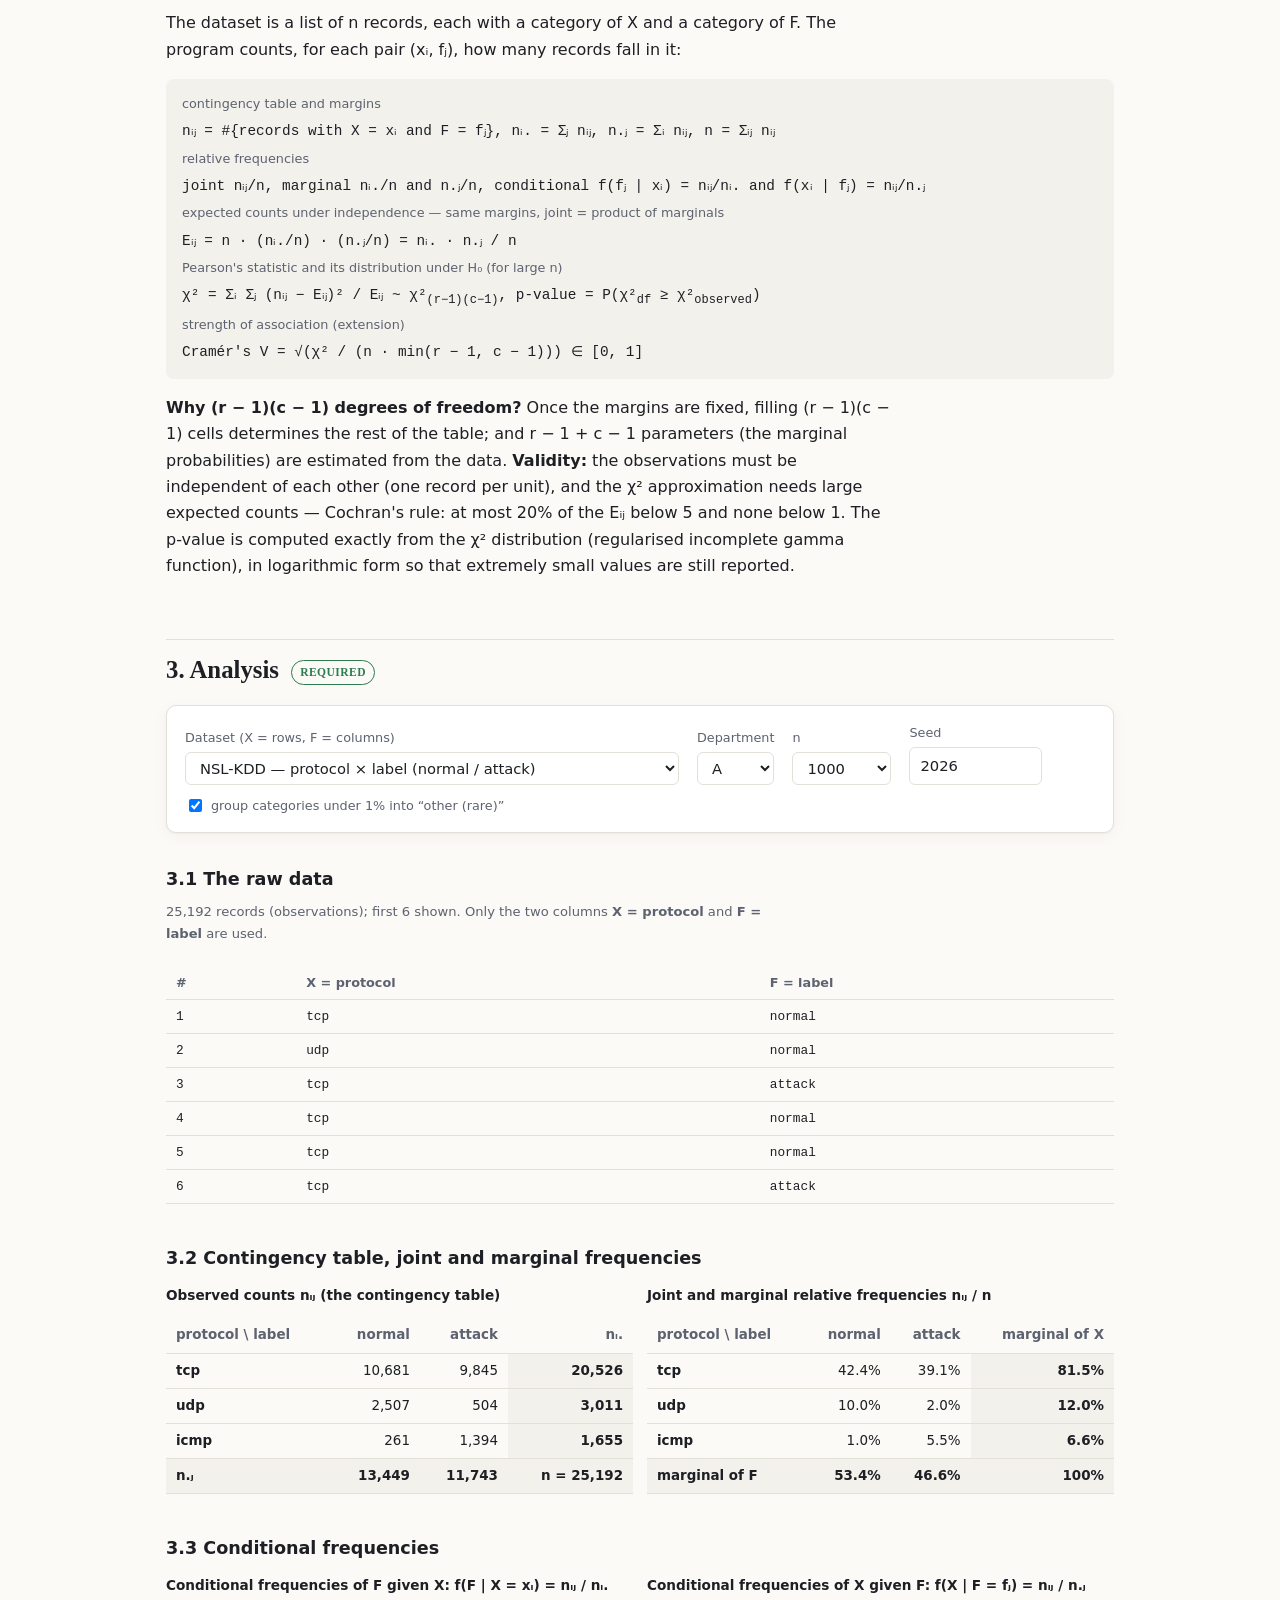
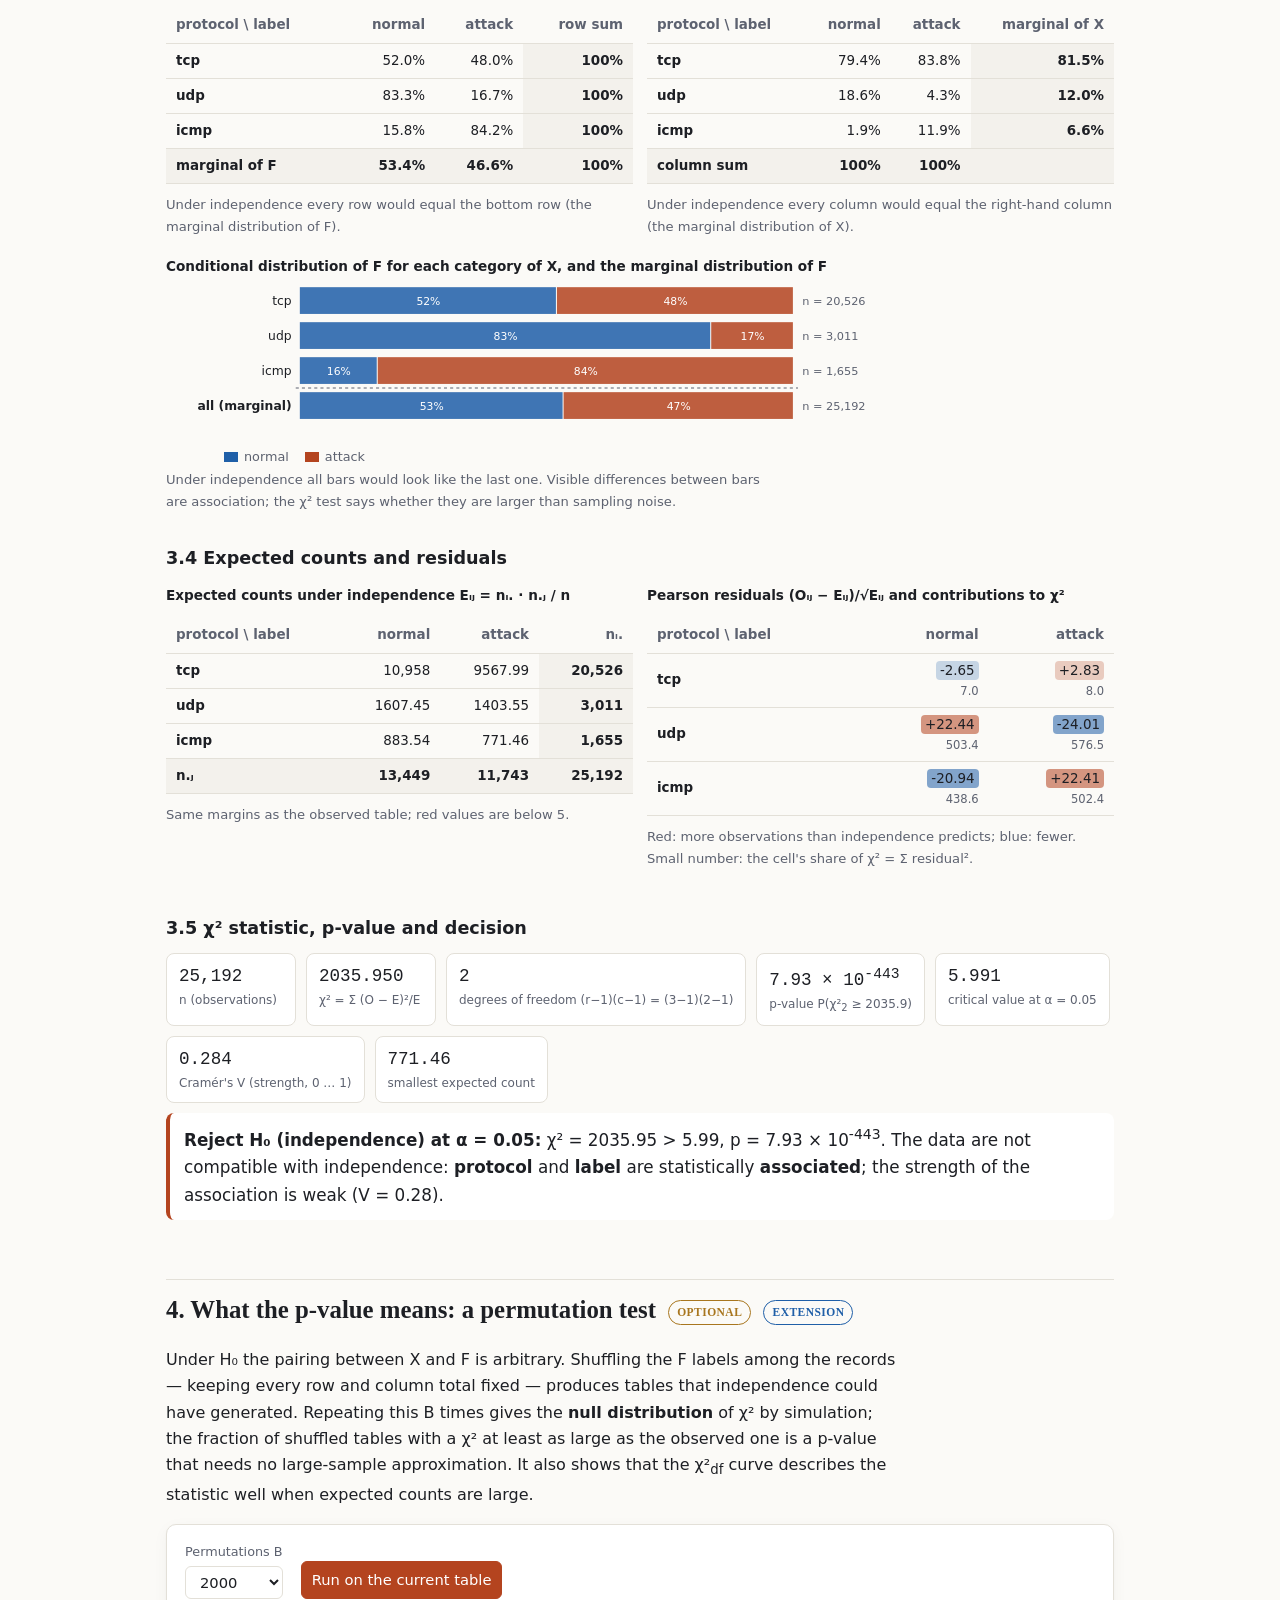
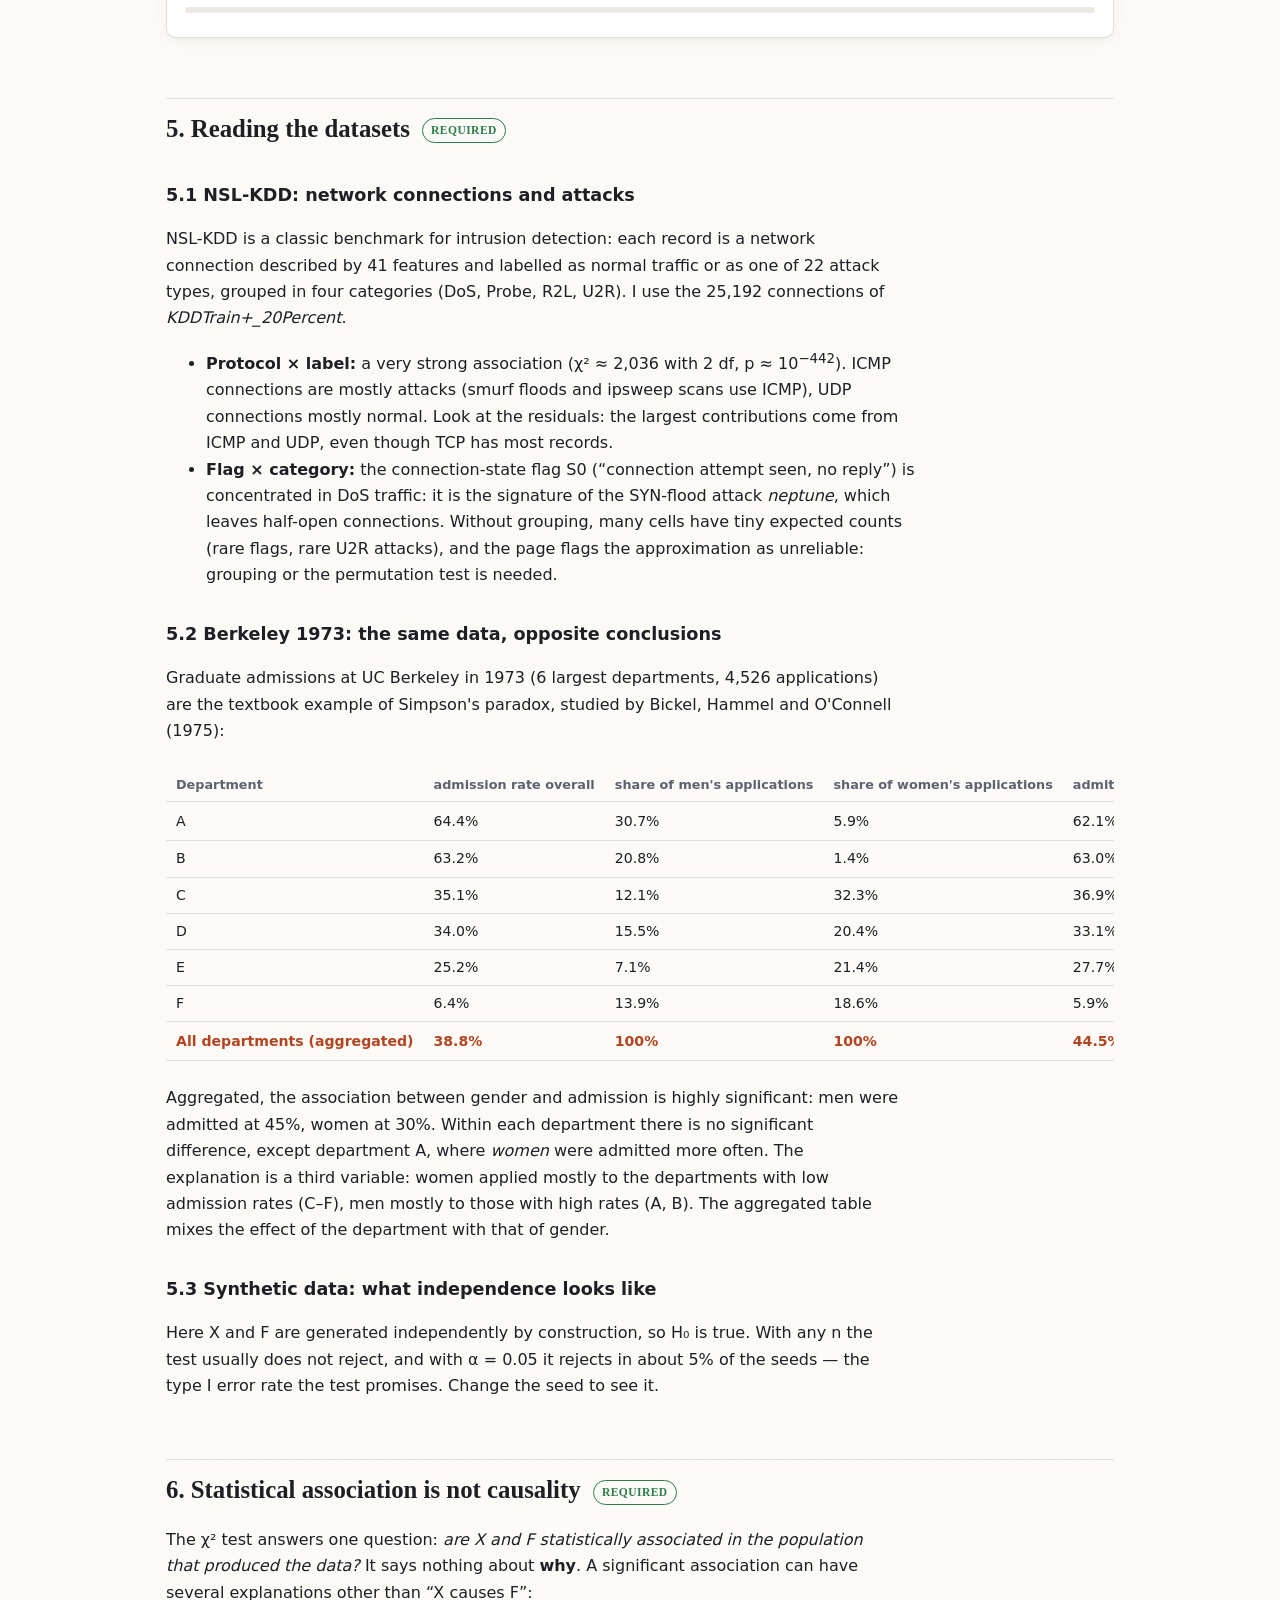
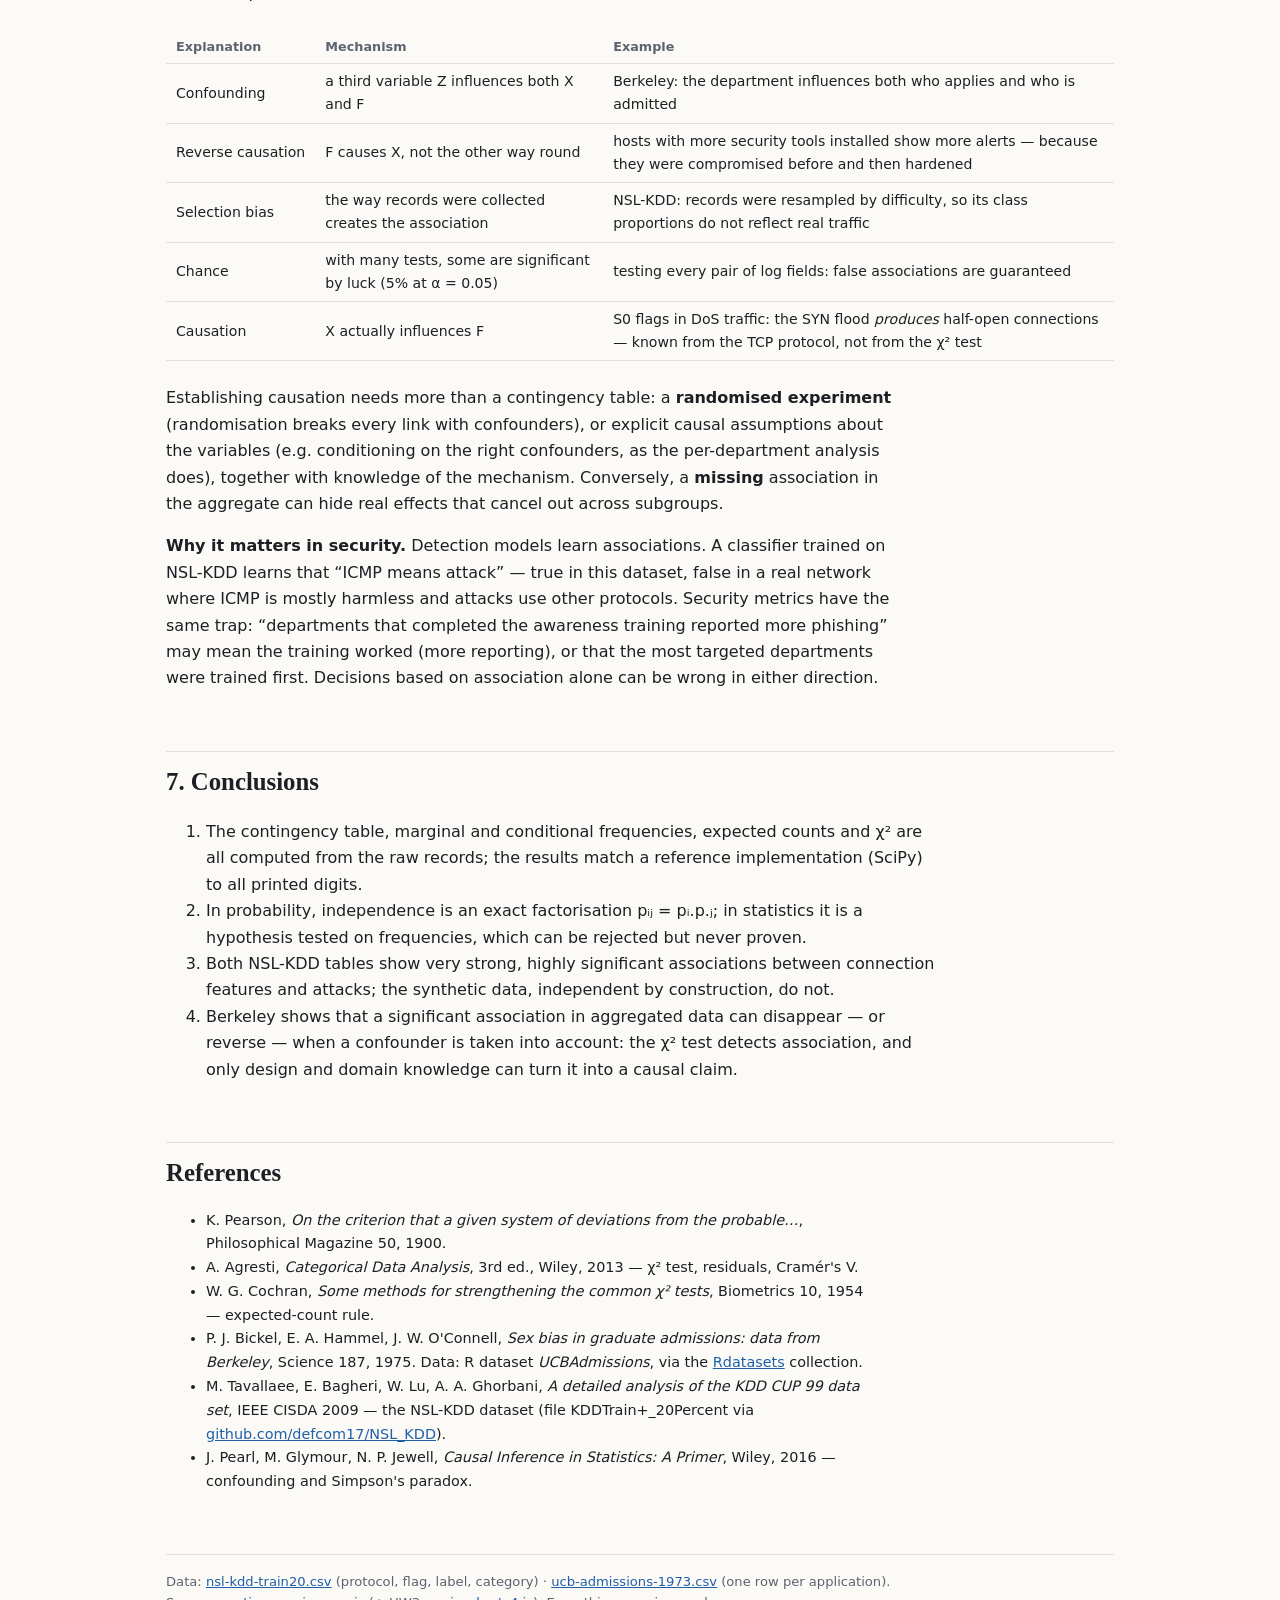
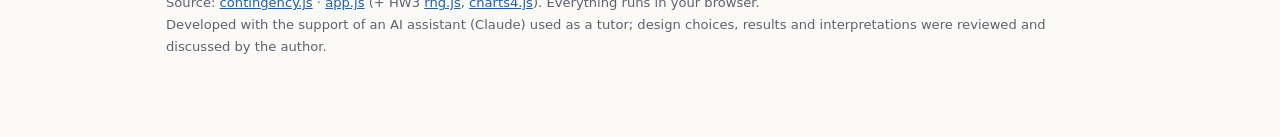
<file: hw6/index.html>
<!doctype html>
<html lang="en">
<head>
<meta charset="utf-8">
<meta name="viewport" content="width=device-width, initial-scale=1">
<title>HW6 · Contingency and χ²</title>
<meta name="description" content="Contingency tables built from raw bivariate data: marginal and conditional frequencies, expected counts under independence, Pearson's chi-square test and p-value, independence in probability and statistics, association vs causality.">
<link rel="stylesheet" href="../assets/style.css">
<link rel="stylesheet" href="css/hw6.css">
</head>
<body>
<div class="wrap">

<header class="site">
  <div class="crumb"><a href="../">Statistics · Homeworks</a> / HW6</div>
  <h1>Homework 6 — Contingency tables, independence and the χ² test</h1>
  <p class="lead">Statistics · MSc in Cybersecurity, Sapienza University of Rome · A.A. 2026/27</p>
  <nav class="toc">
    <a href="#theory">1. Independence: probability vs statistics</a><a href="#formulas">2. From records to the χ² test</a>
    <a href="#lab">3. Analysis</a><a href="#permutation">4. Permutation test</a><a href="#datasets">5. Reading the datasets</a>
    <a href="#causality">6. Association is not causality</a><a href="#conclusions">7. Conclusions</a><a href="#refs">References</a>
  </nav>
  <p style="font-size:.85rem">
    Legend: <span class="tag req">required</span> asked by the assignment ·
    <span class="tag opt">optional</span> optional in the assignment ·
    <span class="tag ours">extension</span> my addition
  </p>
</header>

<!-- ======================================================================= -->
<h2 id="theory">1. Independence in probability and in statistics <span class="tag req">required</span></h2>
<h3>1.1 In probability: a property of the model</h3>
<p>Two events are independent when knowing that one occurred does not change the probability of the other:</p>
<div class="formula-box">P(A ∩ B) = P(A)·P(B)    ⇔    P(A | B) = P(A)   (when P(B) &gt; 0)</div>
<p>Two discrete random variables X and F are independent when <b>every</b> pair of their events is, i.e. the joint distribution factorises into the product of
the marginals:</p>
<div class="formula-box">pᵢⱼ = P(X = xᵢ, F = fⱼ) = P(X = xᵢ)·P(F = fⱼ) = pᵢ.·p.ⱼ    for all i, j<br>
equivalently  P(F = fⱼ | X = xᵢ) = P(F = fⱼ)  for all i, j:  every conditional distribution equals the marginal one</div>
<p>This is an <b>exact</b> statement about probabilities, which are properties of the model, not of data. It is symmetric (X independent of F ⇔ F independent of X)
and stronger than zero correlation: independent variables are uncorrelated, but uncorrelated variables can be dependent.</p>

<h3>1.2 In statistics: a decision from a sample</h3>
<p>From data we only see <b>frequencies</b>. Even if X and F are independent in the population, a finite sample never satisfies nᵢⱼ / n = (nᵢ./n)(n.ⱼ/n)
exactly: random sampling always produces some deviation. Statistical independence is therefore assessed with a <b>hypothesis test</b>:</p>
<div class="formula-box">H₀: pᵢⱼ = pᵢ.·p.ⱼ for all i, j   (independence)        H₁: pᵢⱼ ≠ pᵢ.·p.ⱼ for at least one cell   (association)</div>
<p>The question becomes: <i>are the deviations between the observed table and the table expected under independence larger than chance alone would produce?</i>
Two consequences of this change of viewpoint are essential:</p>
<ul>
<li><b>Not rejecting H₀ does not prove independence.</b> It only says that the data give no evidence against it; a small sample can hide a real association.</li>
<li><b>Rejecting H₀ does not say the association is strong</b> (with a large n, tiny deviations become significant) nor that it is causal (§6). A measure of strength,
such as Cramér's V, must accompany the p-value.</li>
</ul>

<!-- ======================================================================= -->
<h2 id="formulas">2. From records to the χ² test <span class="tag req">required</span></h2>
<p>The dataset is a list of n records, each with a category of X and a category of F. The program counts, for each pair (xᵢ, fⱼ), how many records fall in it:</p>
<div class="formula-box">
<span class="lbl">contingency table and margins</span><br>
nᵢⱼ = #{records with X = xᵢ and F = fⱼ},   nᵢ. = Σⱼ nᵢⱼ,   n.ⱼ = Σᵢ nᵢⱼ,   n = Σᵢⱼ nᵢⱼ<br>
<span class="lbl">relative frequencies</span><br>
joint nᵢⱼ/n,   marginal nᵢ./n and n.ⱼ/n,   conditional f(fⱼ | xᵢ) = nᵢⱼ/nᵢ. and f(xᵢ | fⱼ) = nᵢⱼ/n.ⱼ<br>
<span class="lbl">expected counts under independence — same margins, joint = product of marginals</span><br>
Eᵢⱼ = n · (nᵢ./n) · (n.ⱼ/n) = nᵢ. · n.ⱼ / n<br>
<span class="lbl">Pearson's statistic and its distribution under H₀ (for large n)</span><br>
χ² = Σᵢ Σⱼ (nᵢⱼ − Eᵢⱼ)² / Eᵢⱼ   ~   χ²<sub>(r−1)(c−1)</sub>,      p-value = P(χ²<sub>df</sub> ≥ χ²<sub>observed</sub>)<br>
<span class="lbl">strength of association (extension)</span><br>
Cramér's V = √(χ² / (n · min(r − 1, c − 1)))  ∈ [0, 1]
</div>
<p><b>Why (r − 1)(c − 1) degrees of freedom?</b> Once the margins are fixed, filling (r − 1)(c − 1) cells determines the rest of the table; and r − 1 + c − 1
parameters (the marginal probabilities) are estimated from the data. <b>Validity:</b> the observations must be independent of each other (one record per unit),
and the χ² approximation needs large expected counts — Cochran's rule: at most 20% of the Eᵢⱼ below 5 and none below 1. The p-value is computed exactly from the
χ² distribution (regularised incomplete gamma function), in logarithmic form so that extremely small values are still reported.</p>

<!-- ======================================================================= -->
<h2 id="lab">3. Analysis <span class="tag req">required</span></h2>
<div class="card">
  <div class="controls">
    <label>Dataset (X = rows, F = columns)<select id="ds"></select></label>
    <label id="opt-dept" hidden>Department<select id="dept"><option>A</option><option>B</option><option>C</option><option>D</option><option>E</option><option>F</option></select></label>
    <span id="opt-synth" hidden class="controls">
      <label>n<select id="synth-n"><option>100</option><option selected>1000</option><option>10000</option><option>100000</option></select></label>
      <label>Seed<input id="synth-seed" type="number" value="2026"></label></span>
    <label id="opt-rare" hidden style="flex-direction:row;align-items:center;gap:6px"><input id="rare" type="checkbox" checked> group categories under 1% into “other (rare)”</label>
  </div>
  <div id="opt-custom" hidden style="margin-top:10px">
    <label class="caption" for="custom-csv">CSV with a header row (comma or semicolon). Example: a made-up list of incidents.</label>
    <textarea id="custom-csv" spellcheck="false"></textarea>
    <div class="controls" style="margin-top:6px"><label>X column<select id="custom-x"></select></label><label>F column<select id="custom-f"></select></label>
      <button id="custom-run" class="primary">Analyse</button></div>
  </div>
</div>
<div id="analysis">
  <h3>3.1 The raw data</h3>
  <div id="raw"></div>
  <h3>3.2 Contingency table, joint and marginal frequencies</h3>
  <div class="tables-grid" id="tables-1"></div>
  <h3>3.3 Conditional frequencies</h3>
  <div class="tables-grid" id="tables-2"></div>
  <div class="chart-title">Conditional distribution of F for each category of X, and the marginal distribution of F</div>
  <div id="bars" class="single-chart"></div>
  <p class="caption">Under independence all bars would look like the last one. Visible differences between bars are association; the χ² test says whether
  they are larger than sampling noise.</p>
  <h3>3.4 Expected counts and residuals</h3>
  <div class="tables-grid" id="tables-3"></div>
  <h3>3.5 χ² statistic, p-value and decision</h3>
  <div class="stat-row" id="stats"></div>
  <div id="decision" class="decision"></div>
  <div id="decision-warn"></div>
</div>

<!-- ======================================================================= -->
<h2 id="permutation">4. What the p-value means: a permutation test <span class="tag opt">optional</span> <span class="tag ours">extension</span></h2>
<p>Under H₀ the pairing between X and F is arbitrary. Shuffling the F labels among the records — keeping every row and column total fixed — produces tables
that independence could have generated. Repeating this B times gives the <b>null distribution</b> of χ² by simulation; the fraction of shuffled tables with a χ² at
least as large as the observed one is a p-value that needs no large-sample approximation. It also shows that the χ²<sub>df</sub> curve describes the statistic well
when expected counts are large.</p>
<div class="card">
  <div class="controls">
    <label>Permutations B<select id="perm-b"><option>500</option><option selected>2000</option><option>10000</option></select></label>
    <button id="perm-run" class="primary">Run on the current table</button>
  </div>
  <div class="progress"><div id="perm-progress"></div></div>
  <div id="perm-chart" class="single-chart"></div>
  <div id="perm-out"></div>
</div>

<!-- ======================================================================= -->
<h2 id="datasets">5. Reading the datasets <span class="tag req">required</span></h2>
<h3>5.1 NSL-KDD: network connections and attacks</h3>
<p>NSL-KDD is a classic benchmark for intrusion detection: each record is a network connection described by 41 features and labelled as normal traffic or as one
of 22 attack types, grouped in four categories (DoS, Probe, R2L, U2R). I use the 25,192 connections of <i>KDDTrain+_20Percent</i>.</p>
<ul>
<li><b>Protocol × label:</b> a very strong association (χ² ≈ 2,036 with 2 df, p ≈ 10<sup>−442</sup>). ICMP connections are mostly attacks (smurf floods and
ipsweep scans use ICMP), UDP connections mostly normal. Look at the residuals: the largest contributions come from ICMP and UDP, even though TCP has most records.</li>
<li><b>Flag × category:</b> the connection-state flag S0 (“connection attempt seen, no reply”) is concentrated in DoS traffic: it is the signature of the
SYN-flood attack <i>neptune</i>, which leaves half-open connections. Without grouping, many cells have tiny expected counts (rare flags, rare U2R attacks), and the
page flags the approximation as unreliable: grouping or the permutation test is needed.</li>
</ul>
<h3>5.2 Berkeley 1973: the same data, opposite conclusions</h3>
<p>Graduate admissions at UC Berkeley in 1973 (6 largest departments, 4,526 applications) are the textbook example of Simpson's paradox, studied by Bickel,
Hammel and O'Connell (1975):</p>
<div class="table-wrap"><table id="simpson"></table></div>
<p>Aggregated, the association between gender and admission is highly significant: men were admitted at 45%, women at 30%. Within each department there is no
significant difference, except department A, where <i>women</i> were admitted more often. The explanation is a third variable: women applied mostly to the
departments with low admission rates (C–F), men mostly to those with high rates (A, B). The aggregated table mixes the effect of the department with that of gender.</p>
<h3>5.3 Synthetic data: what independence looks like</h3>
<p>Here X and F are generated independently by construction, so H₀ is true. With any n the test usually does not reject, and with α = 0.05 it rejects in about 5%
of the seeds — the type I error rate the test promises. Change the seed to see it.</p>

<!-- ======================================================================= -->
<h2 id="causality">6. Statistical association is not causality <span class="tag req">required</span></h2>
<p>The χ² test answers one question: <i>are X and F statistically associated in the population that produced the data?</i> It says nothing about <b>why</b>.
A significant association can have several explanations other than “X causes F”:</p>
<div class="table-wrap"><table>
<thead><tr><th>Explanation</th><th>Mechanism</th><th>Example</th></tr></thead>
<tbody>
<tr><td>Confounding</td><td class="wrap-ok">a third variable Z influences both X and F</td><td class="wrap-ok">Berkeley: the department influences both who applies and who is admitted</td></tr>
<tr><td>Reverse causation</td><td class="wrap-ok">F causes X, not the other way round</td><td class="wrap-ok">hosts with more security tools installed show more alerts — because they were compromised before and then hardened</td></tr>
<tr><td>Selection bias</td><td class="wrap-ok">the way records were collected creates the association</td><td class="wrap-ok">NSL-KDD: records were resampled by difficulty, so its class proportions do not reflect real traffic</td></tr>
<tr><td>Chance</td><td class="wrap-ok">with many tests, some are significant by luck (5% at α = 0.05)</td><td class="wrap-ok">testing every pair of log fields: false associations are guaranteed</td></tr>
<tr><td>Causation</td><td class="wrap-ok">X actually influences F</td><td class="wrap-ok">S0 flags in DoS traffic: the SYN flood <i>produces</i> half-open connections — known from the TCP protocol, not from the χ² test</td></tr>
</tbody></table></div>
<p>Establishing causation needs more than a contingency table: a <b>randomised experiment</b> (randomisation breaks every link with confounders), or explicit causal
assumptions about the variables (e.g. conditioning on the right confounders, as the per-department analysis does), together with knowledge of the mechanism.
Conversely, a <b>missing</b> association in the aggregate can hide real effects that cancel out across subgroups.</p>
<p><b>Why it matters in security.</b> Detection models learn associations. A classifier trained on NSL-KDD learns that “ICMP means attack” — true in this dataset,
false in a real network where ICMP is mostly harmless and attacks use other protocols. Security metrics have the same trap: “departments that completed the
awareness training reported more phishing” may mean the training worked (more reporting), or that the most targeted departments were trained first. Decisions
based on association alone can be wrong in either direction.</p>

<!-- ======================================================================= -->
<h2 id="conclusions">7. Conclusions</h2>
<ol>
<li>The contingency table, marginal and conditional frequencies, expected counts and χ² are all computed from the raw records; the results match a reference
implementation (SciPy) to all printed digits.</li>
<li>In probability, independence is an exact factorisation pᵢⱼ = pᵢ.p.ⱼ; in statistics it is a hypothesis tested on frequencies, which can be rejected but never proven.</li>
<li>Both NSL-KDD tables show very strong, highly significant associations between connection features and attacks; the synthetic data, independent by construction,
do not.</li>
<li>Berkeley shows that a significant association in aggregated data can disappear — or reverse — when a confounder is taken into account: the χ² test detects
association, and only design and domain knowledge can turn it into a causal claim.</li>
</ol>

<!-- ======================================================================= -->
<h2 id="refs">References</h2>
<ul style="font-size:.9rem">
<li>K. Pearson, <i>On the criterion that a given system of deviations from the probable…</i>, Philosophical Magazine 50, 1900.</li>
<li>A. Agresti, <i>Categorical Data Analysis</i>, 3rd ed., Wiley, 2013 — χ² test, residuals, Cramér's V.</li>
<li>W. G. Cochran, <i>Some methods for strengthening the common χ² tests</i>, Biometrics 10, 1954 — expected-count rule.</li>
<li>P. J. Bickel, E. A. Hammel, J. W. O'Connell, <i>Sex bias in graduate admissions: data from Berkeley</i>, Science 187, 1975.
Data: R dataset <i>UCBAdmissions</i>, via the <a href="https://github.com/vincentarelbundock/Rdatasets">Rdatasets</a> collection.</li>
<li>M. Tavallaee, E. Bagheri, W. Lu, A. A. Ghorbani, <i>A detailed analysis of the KDD CUP 99 data set</i>, IEEE CISDA 2009 — the NSL-KDD dataset
(file KDDTrain+_20Percent via <a href="https://github.com/defcom17/NSL_KDD">github.com/defcom17/NSL_KDD</a>).</li>
<li>J. Pearl, M. Glymour, N. P. Jewell, <i>Causal Inference in Statistics: A Primer</i>, Wiley, 2016 — confounding and Simpson's paradox.</li>
</ul>

<footer>
  Data: <a href="data/nsl-kdd-train20.csv">nsl-kdd-train20.csv</a> (protocol, flag, label, category) · <a href="data/ucb-admissions-1973.csv">ucb-admissions-1973.csv</a> (one row per application).<br>
  Source: <a href="js/contingency.js">contingency.js</a> · <a href="js/app.js">app.js</a> (+ HW3 <a href="../hw3/js/rng.js">rng.js</a>, <a href="../hw3/js/charts4.js">charts4.js</a>). Everything runs in your browser.<br>
  Developed with the support of an AI assistant (Claude) used as a tutor; design choices, results and interpretations were reviewed and discussed by the author.
</footer>
</div>
<script type="module" src="js/app.js"></script>
</body>
</html>
</file>
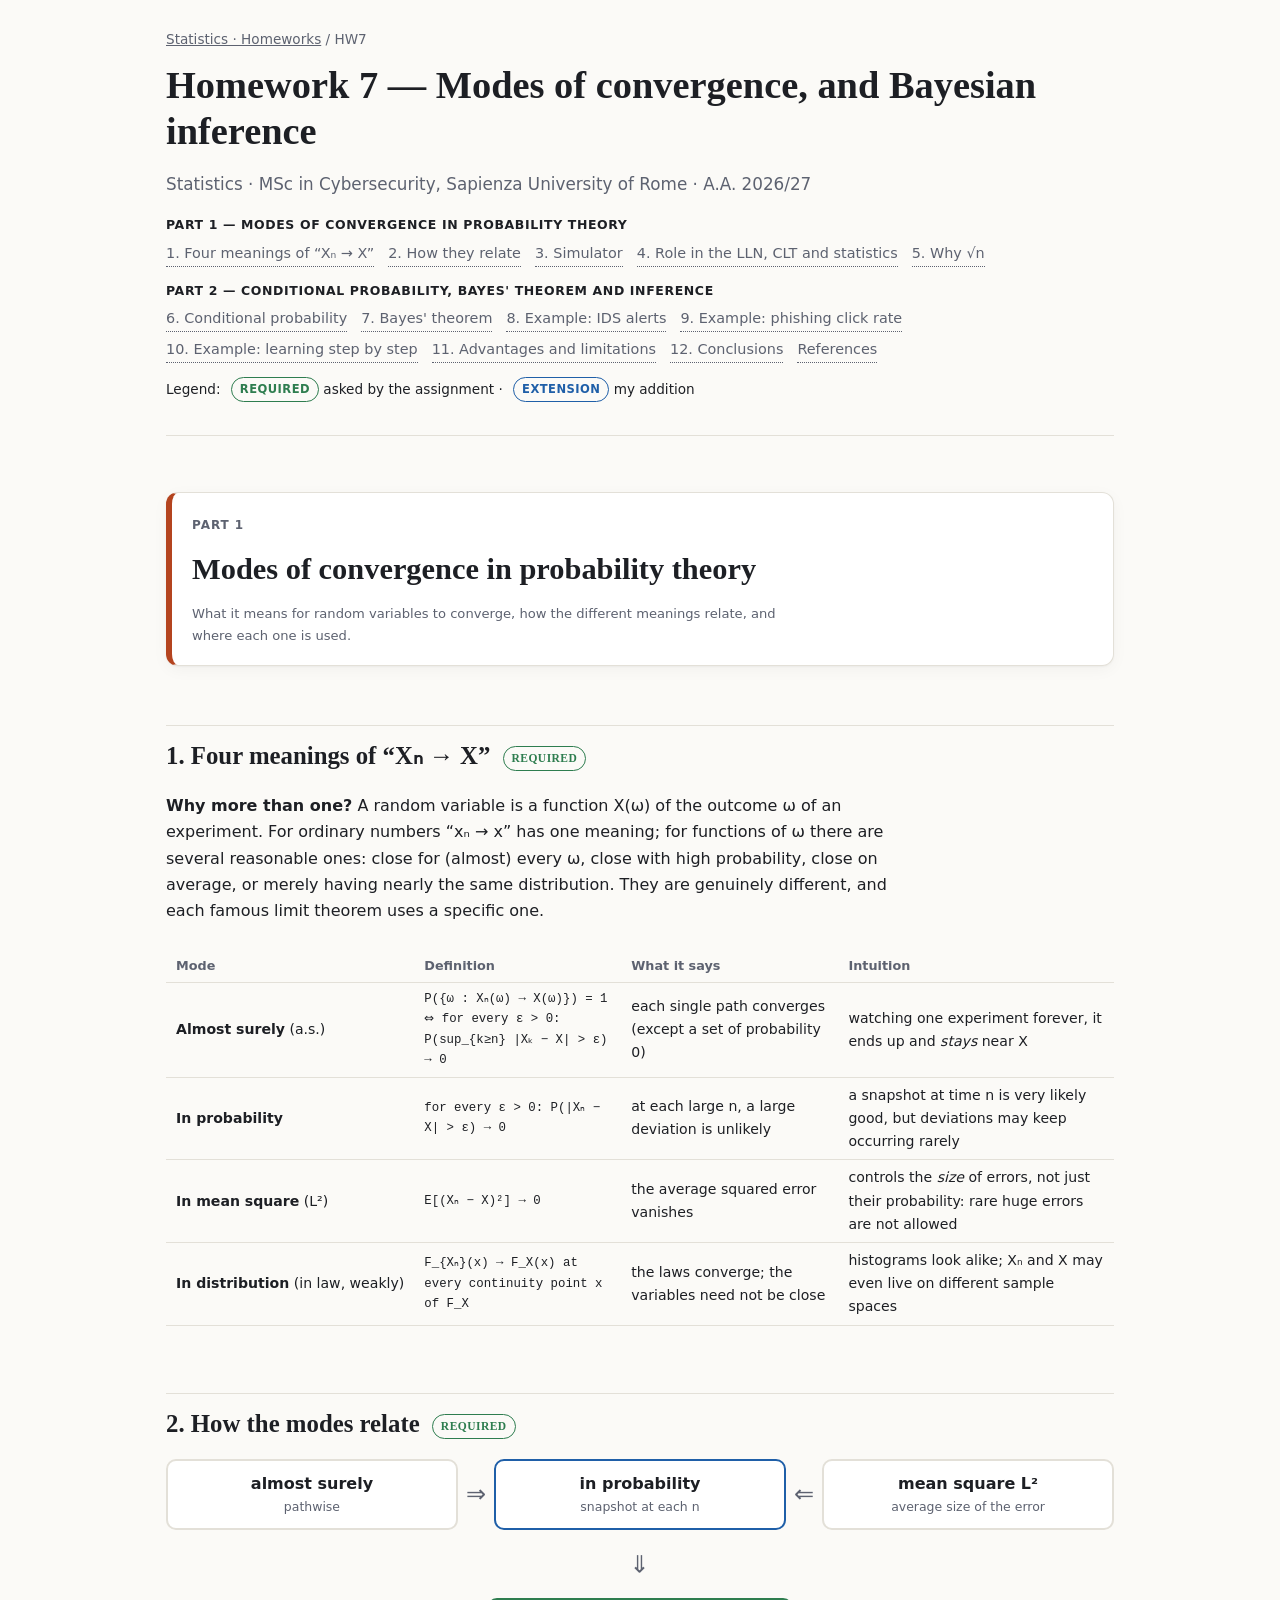
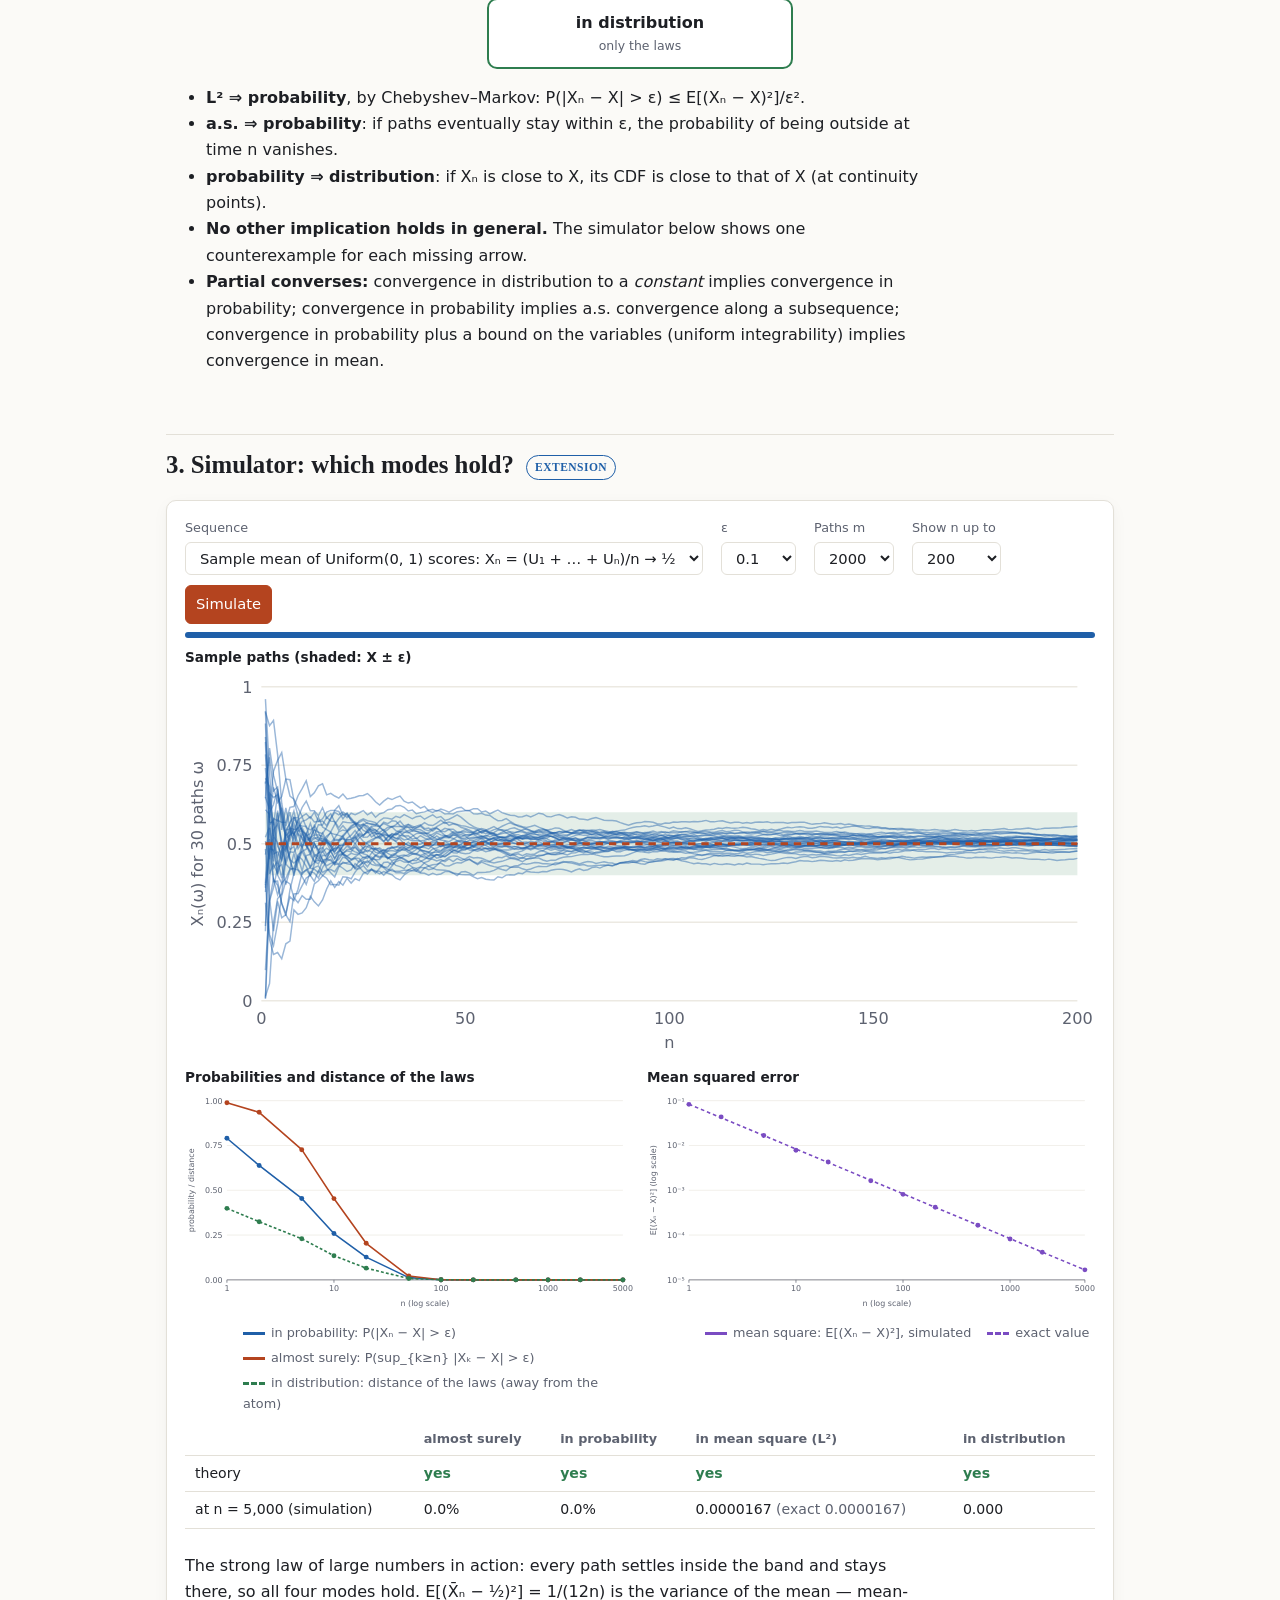
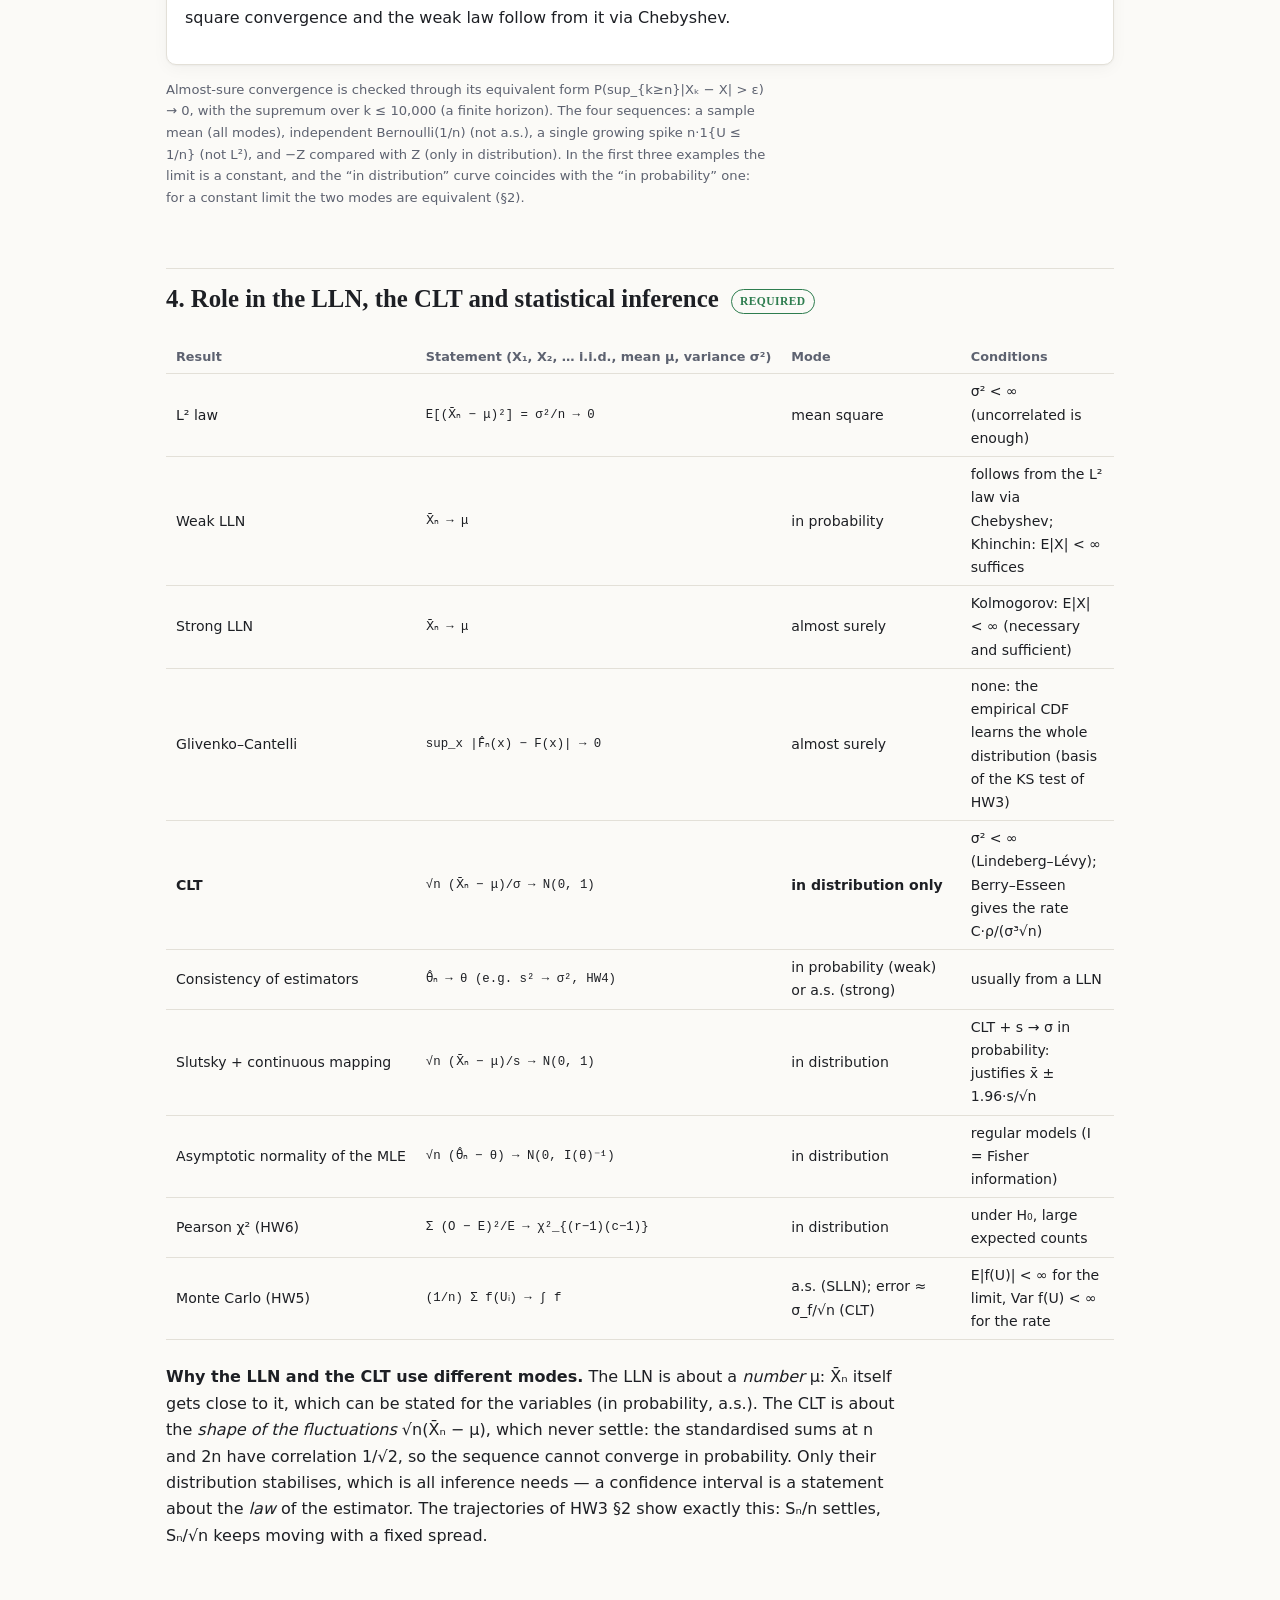
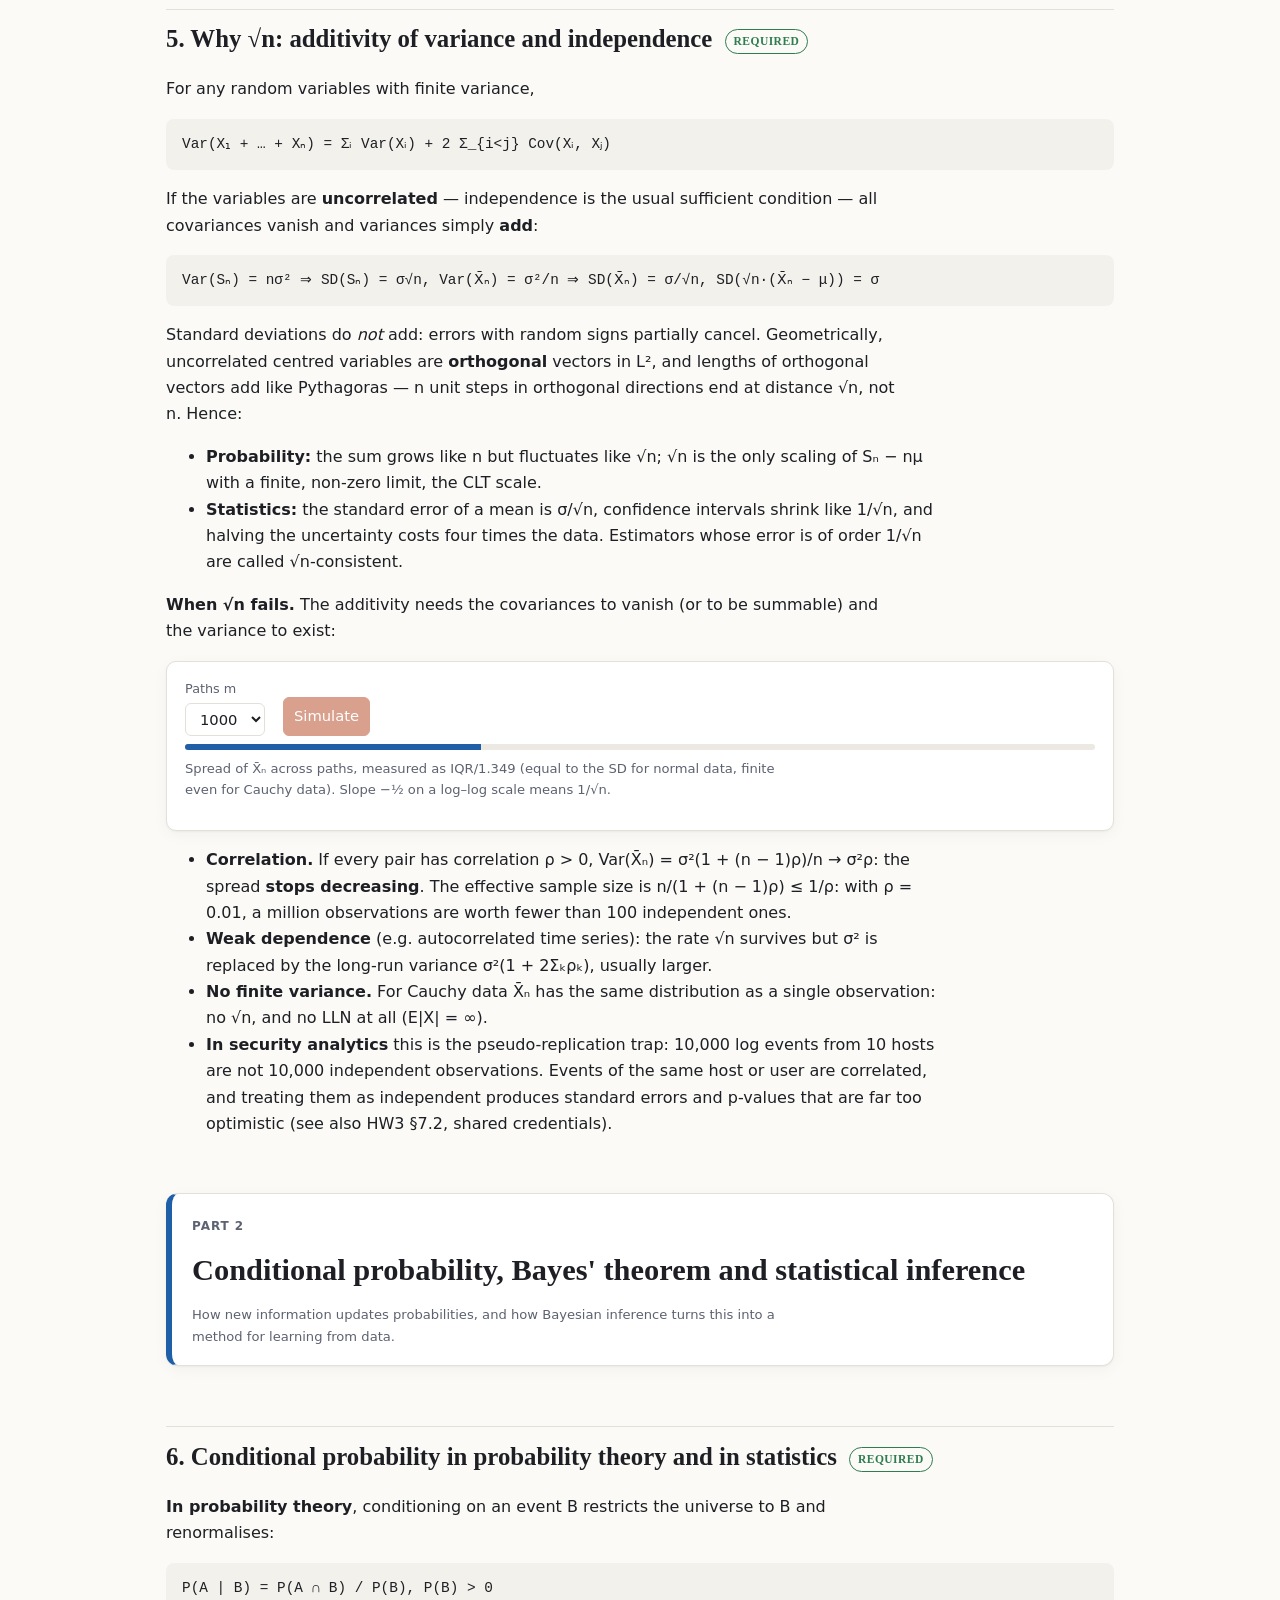
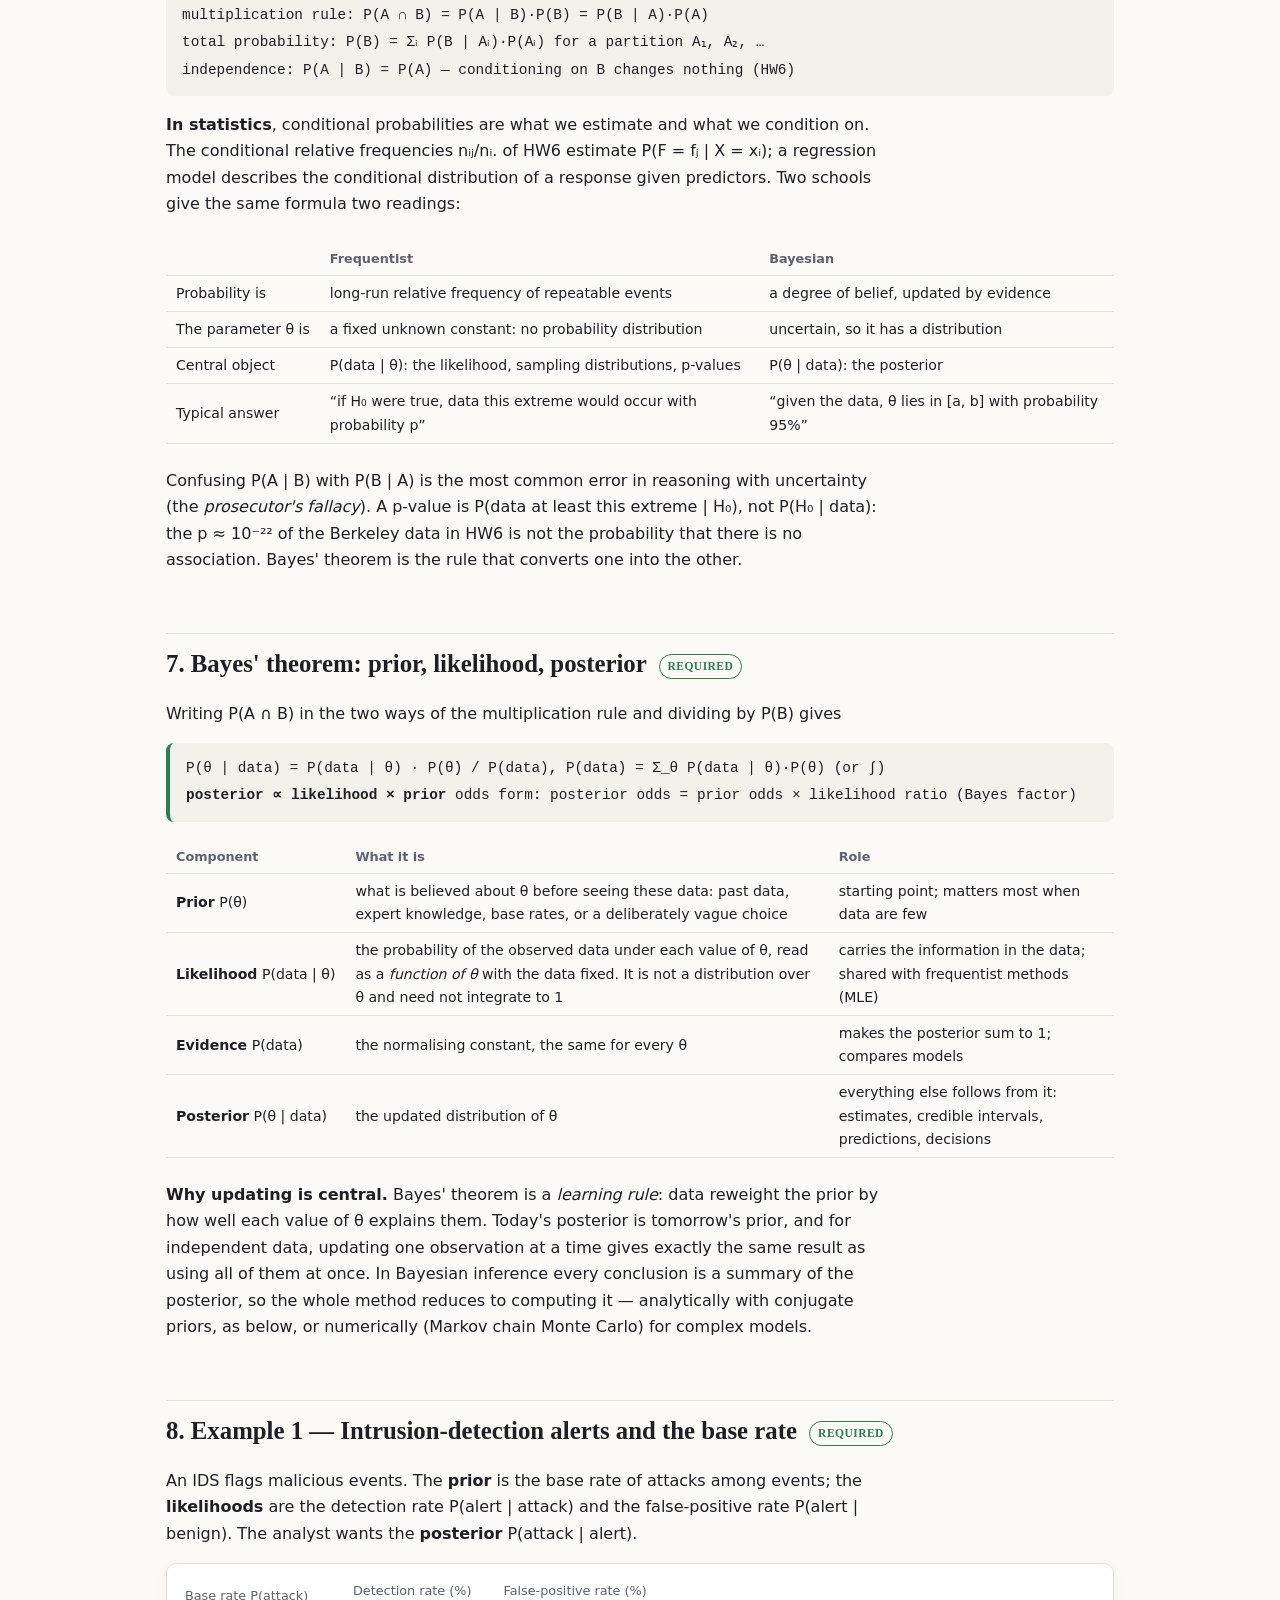
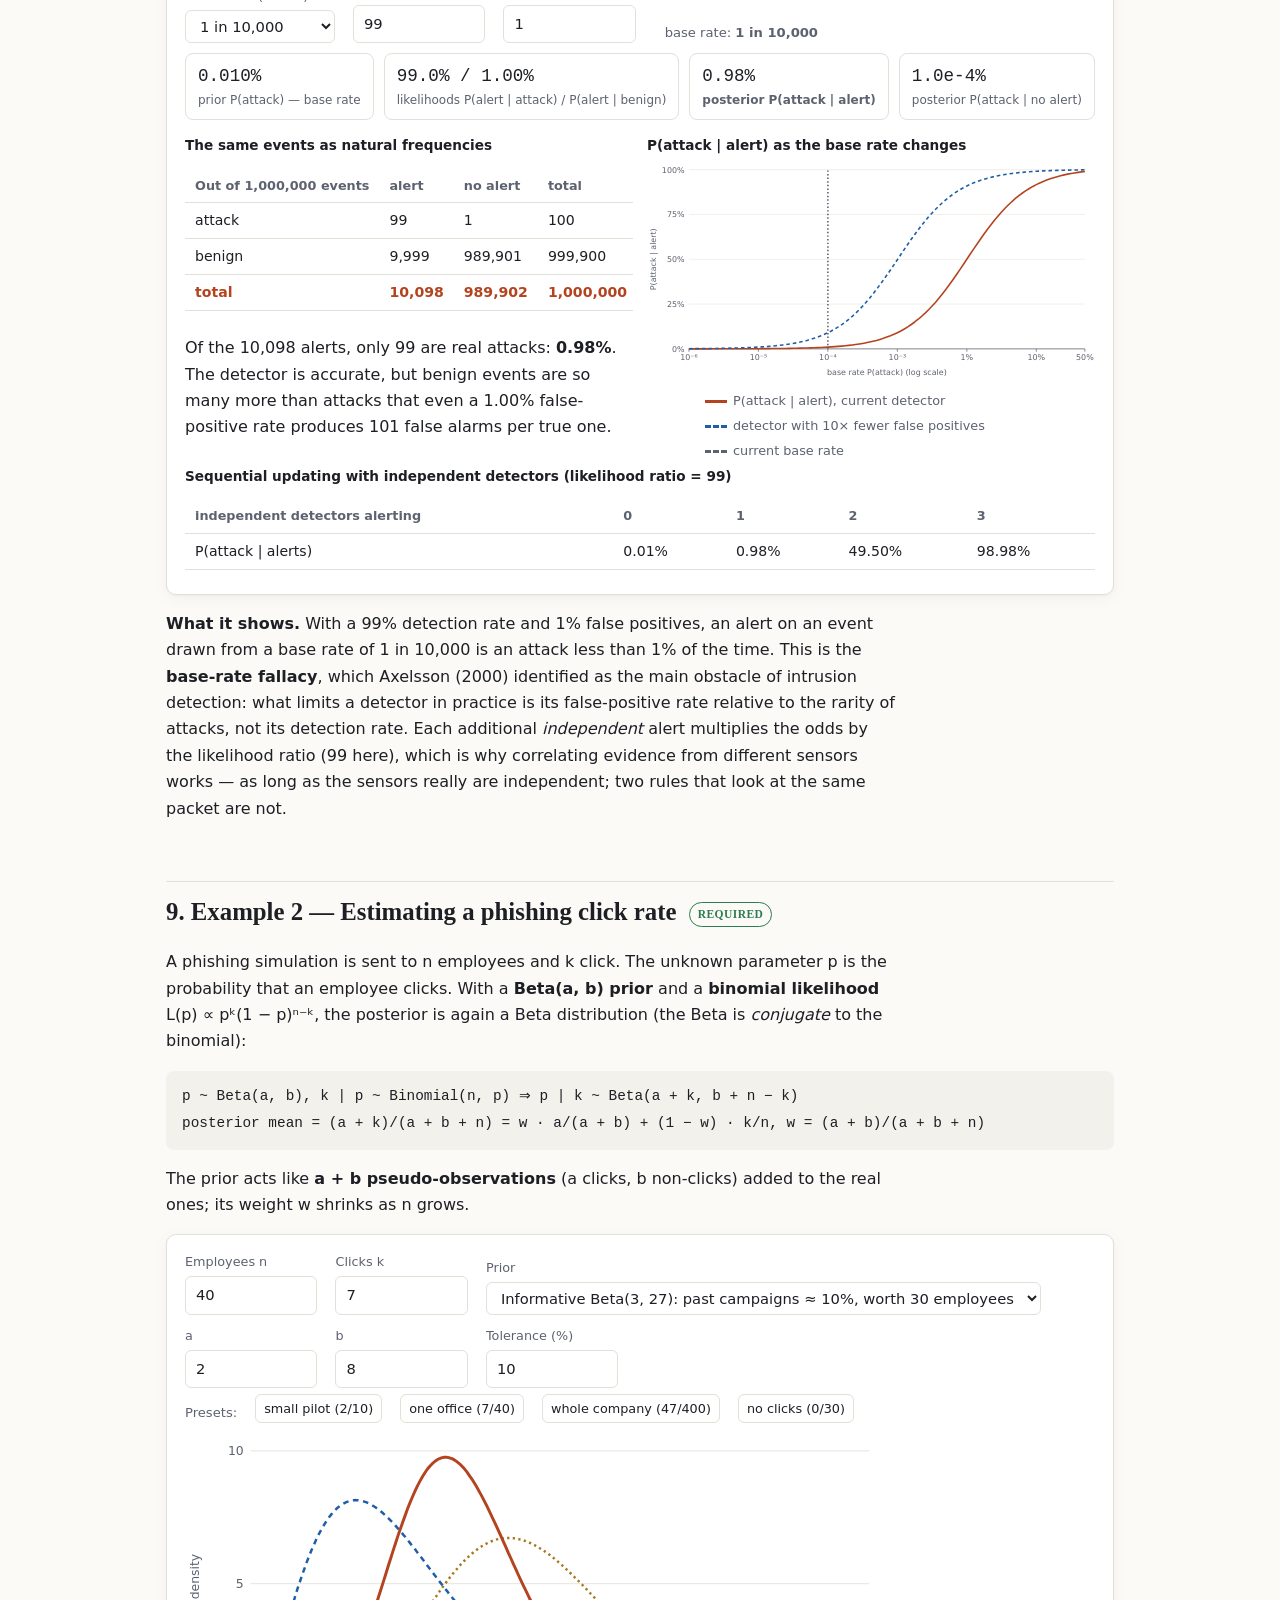
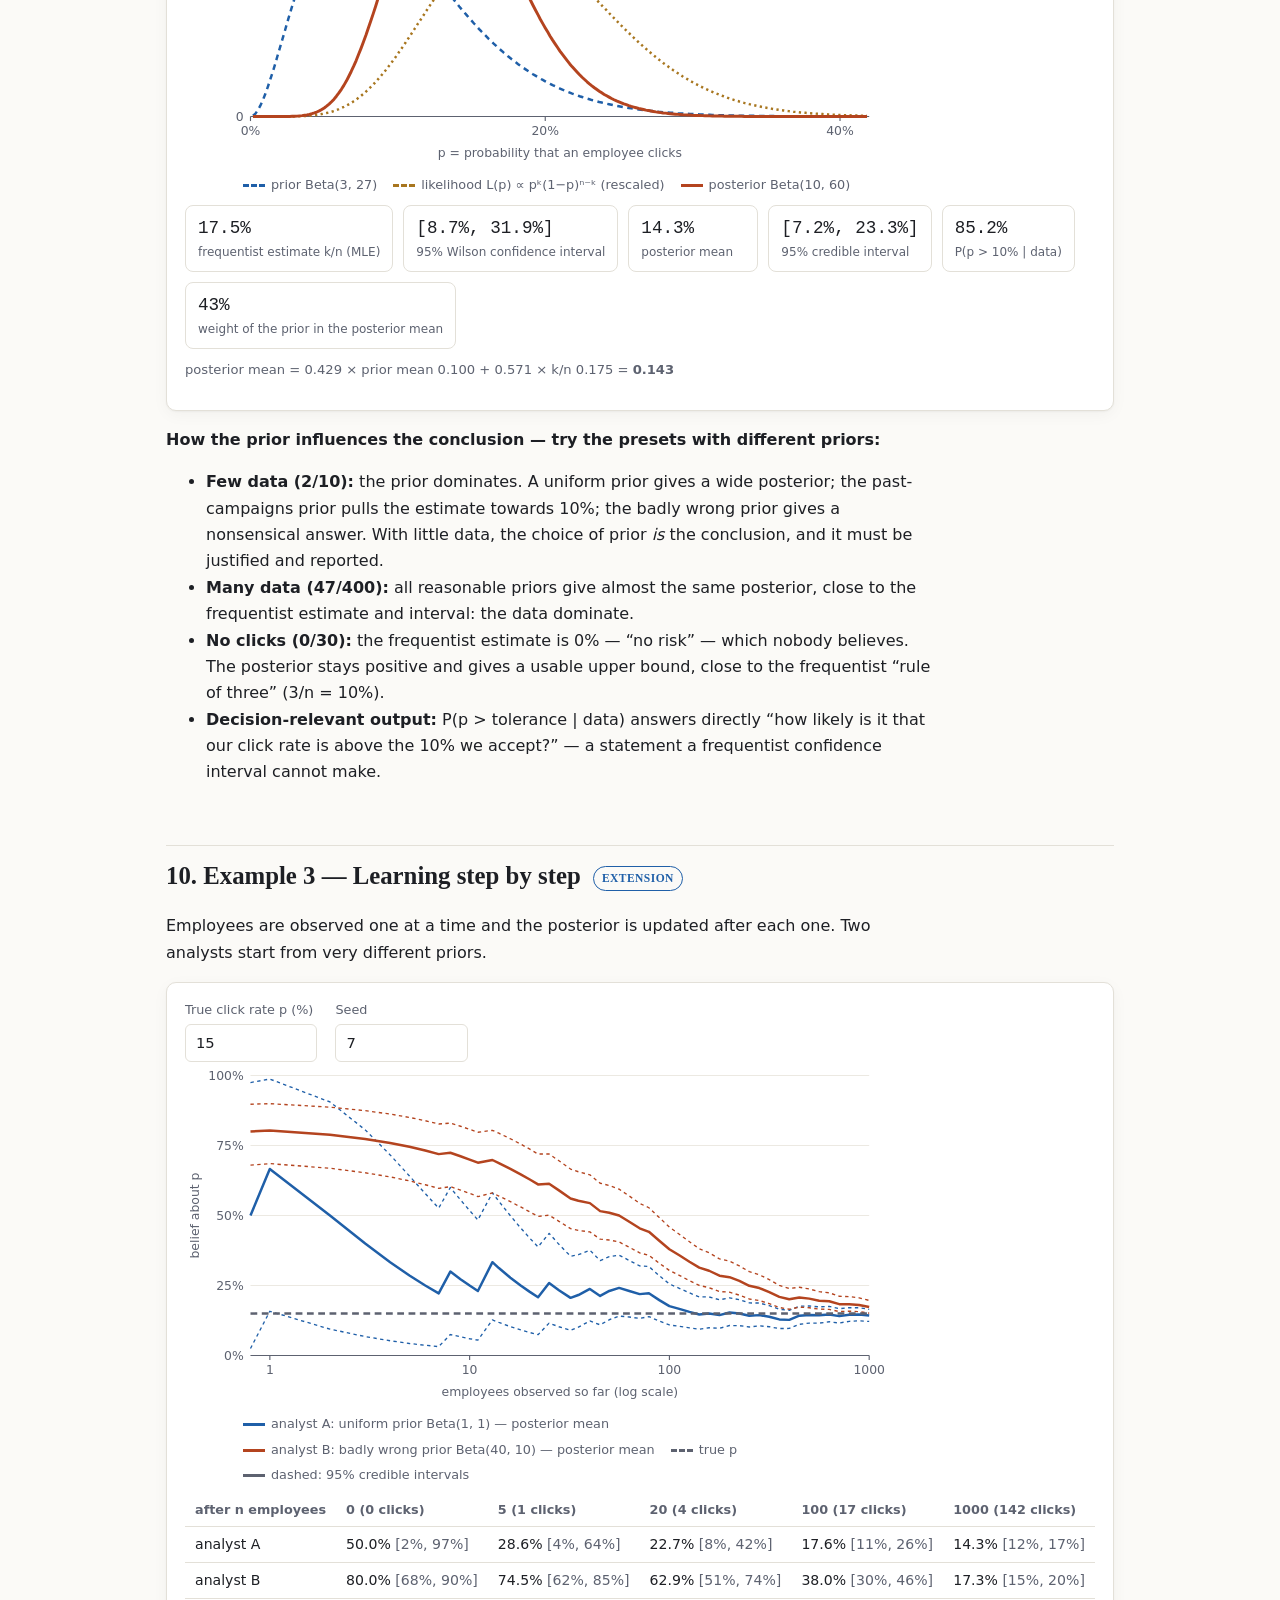
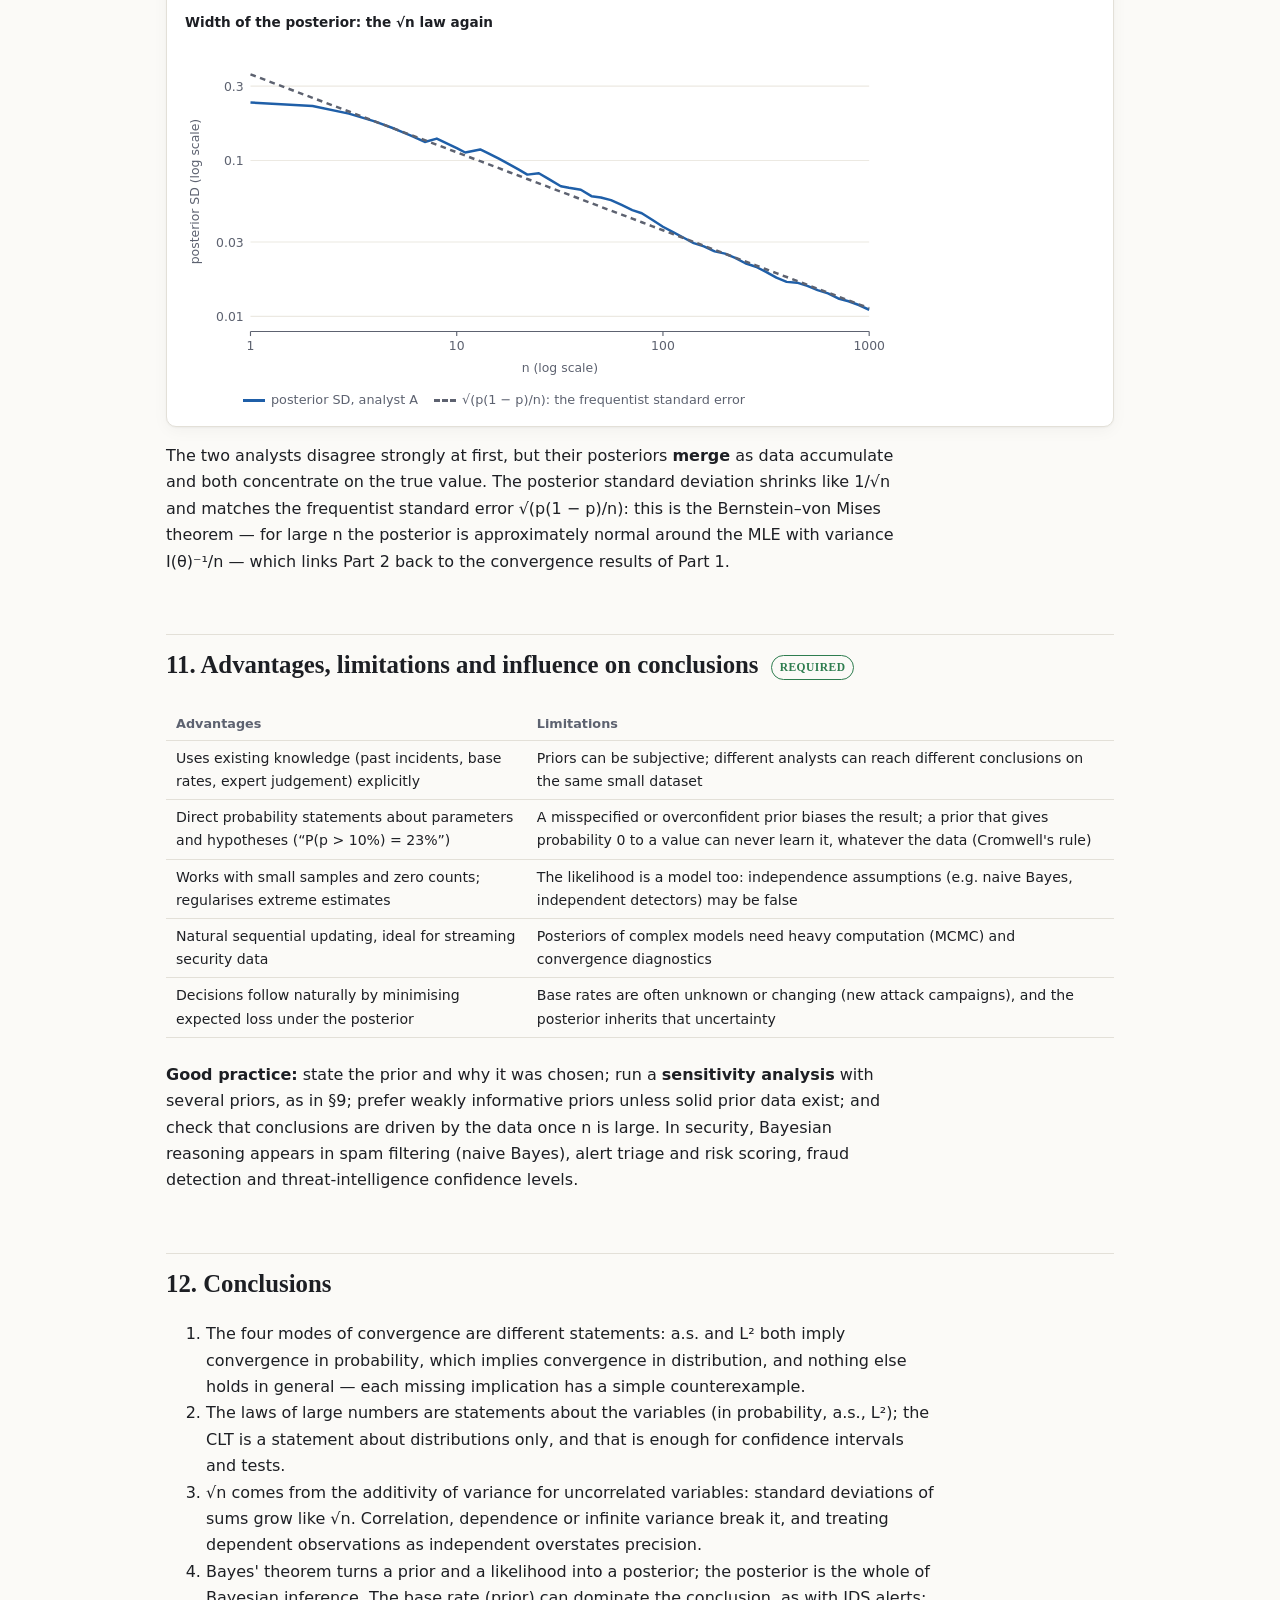
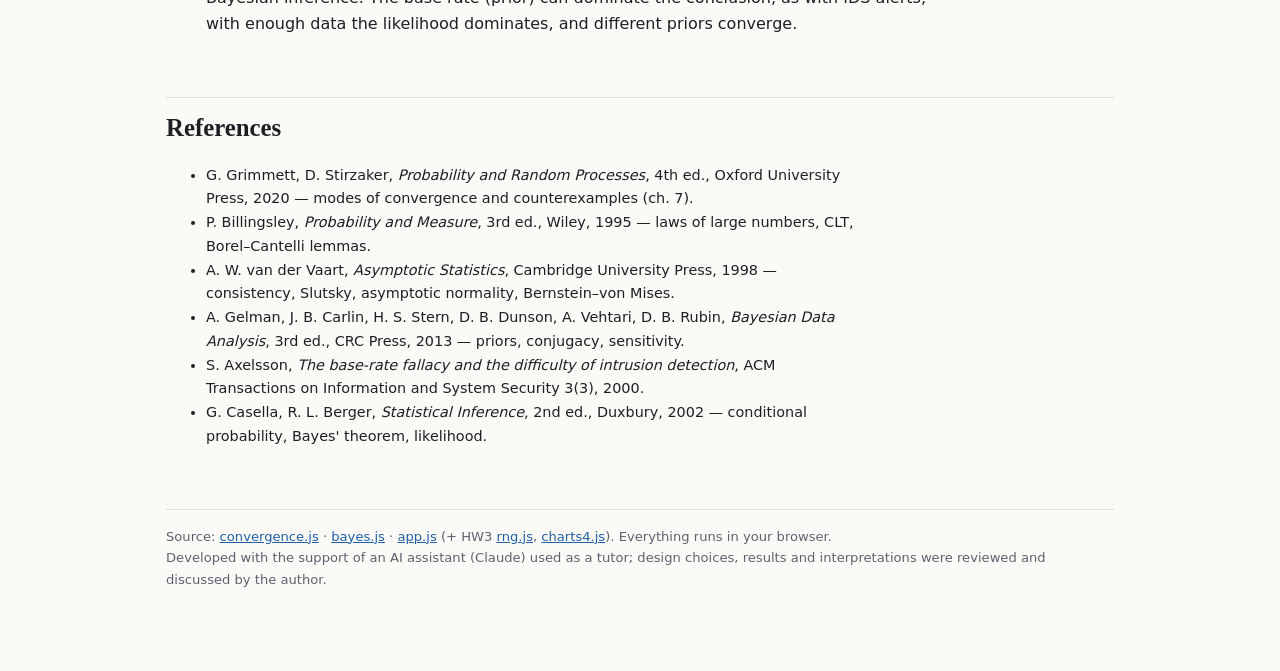
<file: hw7/index.html>
<!doctype html>
<html lang="en">
<head>
<meta charset="utf-8">
<meta name="viewport" content="width=device-width, initial-scale=1">
<title>HW7 · Convergence and Bayes</title>
<meta name="description" content="Part 1: modes of convergence (almost sure, in probability, mean square, in distribution), their role in the LLN and CLT, and why √n appears. Part 2: conditional probability, Bayes' theorem, prior, likelihood and posterior, with security examples.">
<link rel="stylesheet" href="../assets/style.css">
<link rel="stylesheet" href="css/hw7.css">
</head>
<body>
<div class="wrap">

<header class="site">
  <div class="crumb"><a href="../">Statistics · Homeworks</a> / HW7</div>
  <h1>Homework 7 — Modes of convergence, and Bayesian inference</h1>
  <p class="lead">Statistics · MSc in Cybersecurity, Sapienza University of Rome · A.A. 2026/27</p>
  <nav class="toc" aria-label="Part 1">
    <b class="toc-part">Part 1 — Modes of convergence in probability theory</b>
    <a href="#modes">1. Four meanings of “Xₙ → X”</a><a href="#relations">2. How they relate</a><a href="#sim">3. Simulator</a>
    <a href="#lln-clt">4. Role in the LLN, CLT and statistics</a><a href="#sqrtn">5. Why √n</a>
  </nav>
  <nav class="toc" aria-label="Part 2">
    <b class="toc-part">Part 2 — Conditional probability, Bayes' theorem and inference</b>
    <a href="#conditional">6. Conditional probability</a><a href="#bayes">7. Bayes' theorem</a><a href="#ex-ids">8. Example: IDS alerts</a>
    <a href="#ex-beta">9. Example: phishing click rate</a><a href="#ex-seq">10. Example: learning step by step</a><a href="#pros-cons">11. Advantages and limitations</a>
    <a href="#conclusions">12. Conclusions</a><a href="#refs">References</a>
  </nav>
  <p style="font-size:.85rem">
    Legend: <span class="tag req">required</span> asked by the assignment ·
    <span class="tag ours">extension</span> my addition
  </p>
</header>

<!-- ======================================================================= -->
<div class="part-banner" id="part1">
  <span class="part-label">Part 1</span>
  <h2 class="part-title">Modes of convergence in probability theory</h2>
  <p class="caption">What it means for random variables to converge, how the different meanings relate, and where each one is used.</p>
</div>

<h2 id="modes">1. Four meanings of “Xₙ → X” <span class="tag req">required</span></h2>
<p><b>Why more than one?</b> A random variable is a function X(ω) of the outcome ω of an experiment. For ordinary numbers “xₙ → x” has one meaning; for
functions of ω there are several reasonable ones: close for (almost) every ω, close with high probability, close on average, or merely having nearly the same
distribution. They are genuinely different, and each famous limit theorem uses a specific one.</p>
<div class="table-wrap"><table>
<thead><tr><th>Mode</th><th>Definition</th><th>What it says</th><th>Intuition</th></tr></thead>
<tbody>
<tr><td><b>Almost surely</b> (a.s.)</td><td class="wrap-ok mono">P({ω : Xₙ(ω) → X(ω)}) = 1<br>⇔ for every ε &gt; 0: P(sup_{k≥n} |Xₖ − X| &gt; ε) → 0</td>
  <td class="wrap-ok">each single path converges (except a set of probability 0)</td><td class="wrap-ok">watching one experiment forever, it ends up and <i>stays</i> near X</td></tr>
<tr><td><b>In probability</b></td><td class="wrap-ok mono">for every ε &gt; 0: P(|Xₙ − X| &gt; ε) → 0</td>
  <td class="wrap-ok">at each large n, a large deviation is unlikely</td><td class="wrap-ok">a snapshot at time n is very likely good, but deviations may keep occurring rarely</td></tr>
<tr><td><b>In mean square</b> (L²)</td><td class="wrap-ok mono">E[(Xₙ − X)²] → 0</td>
  <td class="wrap-ok">the average squared error vanishes</td><td class="wrap-ok">controls the <i>size</i> of errors, not just their probability: rare huge errors are not allowed</td></tr>
<tr><td><b>In distribution</b> (in law, weakly)</td><td class="wrap-ok mono">F_{Xₙ}(x) → F_X(x) at every continuity point x of F_X</td>
  <td class="wrap-ok">the laws converge; the variables need not be close</td><td class="wrap-ok">histograms look alike; Xₙ and X may even live on different sample spaces</td></tr>
</tbody></table></div>

<h2 id="relations">2. How the modes relate <span class="tag req">required</span></h2>
<div class="impl" aria-label="Implications between modes of convergence">
  <div class="mode">almost surely<small>pathwise</small></div><div class="arr">⇒</div>
  <div class="mode" style="border-color:var(--accent-2)">in probability<small>snapshot at each n</small></div><div class="arr">⇐</div>
  <div class="mode">mean square L²<small>average size of the error</small></div>
</div>
<div class="impl"><div></div><div></div><div class="arr" style="transform:rotate(90deg)">⇒</div><div></div><div></div></div>
<div class="impl"><div></div><div></div><div class="mode" style="border-color:var(--accent-3)">in distribution<small>only the laws</small></div><div></div><div></div></div>
<ul>
<li><b>L² ⇒ probability</b>, by Chebyshev–Markov: P(|Xₙ − X| &gt; ε) ≤ E[(Xₙ − X)²]/ε².</li>
<li><b>a.s. ⇒ probability</b>: if paths eventually stay within ε, the probability of being outside at time n vanishes.</li>
<li><b>probability ⇒ distribution</b>: if Xₙ is close to X, its CDF is close to that of X (at continuity points).</li>
<li><b>No other implication holds in general.</b> The simulator below shows one counterexample for each missing arrow.</li>
<li><b>Partial converses:</b> convergence in distribution to a <i>constant</i> implies convergence in probability; convergence in probability implies a.s.
convergence along a subsequence; convergence in probability plus a bound on the variables (uniform integrability) implies convergence in mean.</li>
</ul>

<h2 id="sim">3. Simulator: which modes hold? <span class="tag ours">extension</span></h2>
<div class="card">
  <div class="controls">
    <label>Sequence<select id="cv-ex"></select></label>
    <label>ε<select id="cv-eps"><option>0.05</option><option selected>0.1</option><option>0.5</option></select></label>
    <label>Paths m<select id="cv-m"><option>500</option><option selected>2000</option><option>5000</option></select></label>
    <label>Show n up to<select id="cv-k"><option>50</option><option selected>200</option><option>2000</option><option>10000</option></select></label>
    <button id="cv-run" class="primary">Simulate</button>
  </div>
  <div class="progress"><div id="cv-progress"></div></div>
  <div class="chart-title">Sample paths (shaded: X ± ε)</div><div id="cv-paths"></div>
  <div class="grid2">
    <div><div class="chart-title">Probabilities and distance of the laws</div><div id="cv-chart"></div></div>
    <div><div class="chart-title">Mean squared error</div><div id="cv-l2"></div></div>
  </div>
  <div class="table-wrap"><table id="cv-verdict"></table></div>
  <p id="cv-note"></p>
</div>
<p class="caption">Almost-sure convergence is checked through its equivalent form P(sup_{k≥n}|Xₖ − X| &gt; ε) → 0, with the supremum over k ≤ 10,000 (a finite
horizon). The four sequences: a sample mean (all modes), independent Bernoulli(1/n) (not a.s.), a single growing spike n·1{U ≤ 1/n} (not L²), and −Z
compared with Z (only in distribution). In the first three examples the limit is a constant, and the “in distribution” curve coincides with the
“in probability” one: for a constant limit the two modes are equivalent (§2).</p>

<h2 id="lln-clt">4. Role in the LLN, the CLT and statistical inference <span class="tag req">required</span></h2>
<div class="table-wrap"><table>
<thead><tr><th>Result</th><th>Statement (X₁, X₂, … i.i.d., mean μ, variance σ²)</th><th>Mode</th><th>Conditions</th></tr></thead>
<tbody>
<tr><td>L² law</td><td class="mono wrap-ok">E[(X̄ₙ − μ)²] = σ²/n → 0</td><td>mean square</td><td class="wrap-ok">σ² &lt; ∞ (uncorrelated is enough)</td></tr>
<tr><td>Weak LLN</td><td class="mono wrap-ok">X̄ₙ → μ</td><td>in probability</td><td class="wrap-ok">follows from the L² law via Chebyshev; Khinchin: E|X| &lt; ∞ suffices</td></tr>
<tr><td>Strong LLN</td><td class="mono wrap-ok">X̄ₙ → μ</td><td>almost surely</td><td class="wrap-ok">Kolmogorov: E|X| &lt; ∞ (necessary and sufficient)</td></tr>
<tr><td>Glivenko–Cantelli</td><td class="mono wrap-ok">sup_x |F̂ₙ(x) − F(x)| → 0</td><td>almost surely</td><td class="wrap-ok">none: the empirical CDF learns the whole distribution (basis of the KS test of HW3)</td></tr>
<tr><td><b>CLT</b></td><td class="mono wrap-ok">√n (X̄ₙ − μ)/σ → N(0, 1)</td><td><b>in distribution only</b></td><td class="wrap-ok">σ² &lt; ∞ (Lindeberg–Lévy); Berry–Esseen gives the rate C·ρ/(σ³√n)</td></tr>
<tr><td>Consistency of estimators</td><td class="mono wrap-ok">θ̂ₙ → θ  (e.g. s² → σ², HW4)</td><td class="wrap-ok">in probability (weak) or a.s. (strong)</td><td class="wrap-ok">usually from a LLN</td></tr>
<tr><td>Slutsky + continuous mapping</td><td class="mono wrap-ok">√n (X̄ₙ − μ)/s → N(0, 1)</td><td>in distribution</td><td class="wrap-ok">CLT + s → σ in probability: justifies x̄ ± 1.96·s/√n</td></tr>
<tr><td>Asymptotic normality of the MLE</td><td class="mono wrap-ok">√n (θ̂ₙ − θ) → N(0, I(θ)⁻¹)</td><td>in distribution</td><td class="wrap-ok">regular models (I = Fisher information)</td></tr>
<tr><td>Pearson χ² (HW6)</td><td class="mono wrap-ok">Σ (O − E)²/E → χ²_{(r−1)(c−1)}</td><td>in distribution</td><td class="wrap-ok">under H₀, large expected counts</td></tr>
<tr><td>Monte Carlo (HW5)</td><td class="mono wrap-ok">(1/n) Σ f(Uᵢ) → ∫ f</td><td class="wrap-ok">a.s. (SLLN); error ≈ σ_f/√n (CLT)</td><td class="wrap-ok">E|f(U)| &lt; ∞ for the limit, Var f(U) &lt; ∞ for the rate</td></tr>
</tbody></table></div>
<p><b>Why the LLN and the CLT use different modes.</b> The LLN is about a <i>number</i> μ: X̄ₙ itself gets close to it, which can be stated for the variables
(in probability, a.s.). The CLT is about the <i>shape of the fluctuations</i> √n(X̄ₙ − μ), which never settle: the standardised sums at n and 2n have
correlation 1/√2, so the sequence cannot converge in probability. Only their distribution stabilises, which is all inference needs — a confidence interval is a
statement about the <i>law</i> of the estimator. The trajectories of HW3 §2 show exactly this: Sₙ/n settles, Sₙ/√n keeps moving with a fixed spread.</p>

<h2 id="sqrtn">5. Why √n: additivity of variance and independence <span class="tag req">required</span></h2>
<p>For any random variables with finite variance,</p>
<div class="formula-box">Var(X₁ + … + Xₙ) = Σᵢ Var(Xᵢ) + 2 Σ_{i&lt;j} Cov(Xᵢ, Xⱼ)</div>
<p>If the variables are <b>uncorrelated</b> — independence is the usual sufficient condition — all covariances vanish and variances simply <b>add</b>:</p>
<div class="formula-box">Var(Sₙ) = nσ²  ⇒  SD(Sₙ) = σ√n,      Var(X̄ₙ) = σ²/n  ⇒  SD(X̄ₙ) = σ/√n,      SD(√n·(X̄ₙ − μ)) = σ</div>
<p>Standard deviations do <i>not</i> add: errors with random signs partially cancel. Geometrically, uncorrelated centred variables are <b>orthogonal</b> vectors in
L², and lengths of orthogonal vectors add like Pythagoras — n unit steps in orthogonal directions end at distance √n, not n. Hence:</p>
<ul>
<li><b>Probability:</b> the sum grows like n but fluctuates like √n; √n is the only scaling of Sₙ − nμ with a finite, non-zero limit, the CLT scale.</li>
<li><b>Statistics:</b> the standard error of a mean is σ/√n, confidence intervals shrink like 1/√n, and halving the uncertainty costs four times the data. Estimators
whose error is of order 1/√n are called √n-consistent.</li>
</ul>
<p><b>When √n fails.</b> The additivity needs the covariances to vanish (or to be summable) and the variance to exist:</p>
<div class="card">
  <div class="controls"><label>Paths m<select id="sq-m"><option>500</option><option selected>1000</option><option>3000</option></select></label>
    <button id="sq-run" class="primary">Simulate</button></div>
  <div class="progress"><div id="sq-progress"></div></div>
  <div id="sq-chart" class="single-chart"></div>
  <p class="caption">Spread of X̄ₙ across paths, measured as IQR/1.349 (equal to the SD for normal data, finite even for Cauchy data). Slope −½ on a log–log scale
  means 1/√n.</p>
</div>
<ul>
<li><b>Correlation.</b> If every pair has correlation ρ &gt; 0, Var(X̄ₙ) = σ²(1 + (n − 1)ρ)/n → σ²ρ: the spread <b>stops decreasing</b>. The effective sample size is
n/(1 + (n − 1)ρ) ≤ 1/ρ: with ρ = 0.01, a million observations are worth fewer than 100 independent ones.</li>
<li><b>Weak dependence</b> (e.g. autocorrelated time series): the rate √n survives but σ² is replaced by the long-run variance σ²(1 + 2Σₖρₖ), usually larger.</li>
<li><b>No finite variance.</b> For Cauchy data X̄ₙ has the same distribution as a single observation: no √n, and no LLN at all (E|X| = ∞).</li>
<li><b>In security analytics</b> this is the pseudo-replication trap: 10,000 log events from 10 hosts are not 10,000 independent observations. Events of the same host or
user are correlated, and treating them as independent produces standard errors and p-values that are far too optimistic (see also HW3 §7.2, shared credentials).</li>
</ul>

<!-- ======================================================================= -->
<div class="part-banner" id="part2">
  <span class="part-label">Part 2</span>
  <h2 class="part-title">Conditional probability, Bayes' theorem and statistical inference</h2>
  <p class="caption">How new information updates probabilities, and how Bayesian inference turns this into a method for learning from data.</p>
</div>

<h2 id="conditional">6. Conditional probability in probability theory and in statistics <span class="tag req">required</span></h2>
<p><b>In probability theory</b>, conditioning on an event B restricts the universe to B and renormalises:</p>
<div class="formula-box">
P(A | B) = P(A ∩ B) / P(B),  P(B) &gt; 0<br>
multiplication rule:  P(A ∩ B) = P(A | B)·P(B) = P(B | A)·P(A)<br>
total probability:  P(B) = Σᵢ P(B | Aᵢ)·P(Aᵢ)   for a partition A₁, A₂, …<br>
independence:  P(A | B) = P(A)  — conditioning on B changes nothing (HW6)
</div>
<p><b>In statistics</b>, conditional probabilities are what we estimate and what we condition on. The conditional relative frequencies nᵢⱼ/nᵢ. of HW6 estimate
P(F = fⱼ | X = xᵢ); a regression model describes the conditional distribution of a response given predictors. Two schools give the same formula two readings:</p>
<div class="table-wrap"><table>
<thead><tr><th></th><th>Frequentist</th><th>Bayesian</th></tr></thead>
<tbody>
<tr><td>Probability is</td><td class="wrap-ok">long-run relative frequency of repeatable events</td><td class="wrap-ok">a degree of belief, updated by evidence</td></tr>
<tr><td>The parameter θ is</td><td class="wrap-ok">a fixed unknown constant: no probability distribution</td><td class="wrap-ok">uncertain, so it has a distribution</td></tr>
<tr><td>Central object</td><td class="wrap-ok">P(data | θ): the likelihood, sampling distributions, p-values</td><td class="wrap-ok">P(θ | data): the posterior</td></tr>
<tr><td>Typical answer</td><td class="wrap-ok">“if H₀ were true, data this extreme would occur with probability p”</td><td class="wrap-ok">“given the data, θ lies in [a, b] with probability 95%”</td></tr>
</tbody></table></div>
<p>Confusing P(A | B) with P(B | A) is the most common error in reasoning with uncertainty (the <i>prosecutor's fallacy</i>). A p-value is P(data at least this extreme | H₀),
not P(H₀ | data): the p ≈ 10⁻²² of the Berkeley data in HW6 is not the probability that there is no association. Bayes' theorem is the rule that converts one into the other.</p>

<h2 id="bayes">7. Bayes' theorem: prior, likelihood, posterior <span class="tag req">required</span></h2>
<p>Writing P(A ∩ B) in the two ways of the multiplication rule and dividing by P(B) gives</p>
<div class="formula-box key">P(θ | data) = P(data | θ) · P(θ) / P(data),     P(data) = Σ_θ P(data | θ)·P(θ)   (or ∫)<br>
<b>posterior ∝ likelihood × prior</b>        odds form:  posterior odds = prior odds × likelihood ratio (Bayes factor)</div>
<div class="table-wrap"><table>
<thead><tr><th>Component</th><th>What it is</th><th>Role</th></tr></thead>
<tbody>
<tr><td><b>Prior</b> P(θ)</td><td class="wrap-ok">what is believed about θ before seeing these data: past data, expert knowledge, base rates, or a deliberately vague choice</td><td class="wrap-ok">starting point; matters most when data are few</td></tr>
<tr><td><b>Likelihood</b> P(data | θ)</td><td class="wrap-ok">the probability of the observed data under each value of θ, read as a <i>function of θ</i> with the data fixed. It is not a distribution over θ and need not integrate to 1</td><td class="wrap-ok">carries the information in the data; shared with frequentist methods (MLE)</td></tr>
<tr><td><b>Evidence</b> P(data)</td><td class="wrap-ok">the normalising constant, the same for every θ</td><td class="wrap-ok">makes the posterior sum to 1; compares models</td></tr>
<tr><td><b>Posterior</b> P(θ | data)</td><td class="wrap-ok">the updated distribution of θ</td><td class="wrap-ok">everything else follows from it: estimates, credible intervals, predictions, decisions</td></tr>
</tbody></table></div>
<p><b>Why updating is central.</b> Bayes' theorem is a <i>learning rule</i>: data reweight the prior by how well each value of θ explains them. Today's posterior is
tomorrow's prior, and for independent data, updating one observation at a time gives exactly the same result as using all of them at once. In Bayesian
inference every conclusion is a summary of the posterior, so the whole method reduces to computing it — analytically with conjugate priors, as below, or numerically
(Markov chain Monte Carlo) for complex models.</p>

<h2 id="ex-ids">8. Example 1 — Intrusion-detection alerts and the base rate <span class="tag req">required</span></h2>
<p>An IDS flags malicious events. The <b>prior</b> is the base rate of attacks among events; the <b>likelihoods</b> are the detection rate P(alert | attack) and the
false-positive rate P(alert | benign). The analyst wants the <b>posterior</b> P(attack | alert).</p>
<div class="card">
  <div class="controls">
    <label>Base rate P(attack)<select id="br-prior"><option value="0.000001">1 in 1,000,000</option><option value="0.00001">1 in 100,000</option>
      <option value="0.0001" selected>1 in 10,000</option><option value="0.001">1 in 1,000</option><option value="0.01">1%</option><option value="0.1">10%</option></select></label>
    <label>Detection rate (%)<input id="br-tpr" type="number" min="1" max="100" step="0.5" value="99"></label>
    <label>False-positive rate (%)<input id="br-fpr" type="number" min="0.001" max="50" step="0.1" value="1"></label>
    <span class="caption">base rate: <b id="br-prior-v"></b></span>
  </div>
  <div class="stat-row" id="br-stats"></div>
  <div class="grid2">
    <div><div class="chart-title">The same events as natural frequencies</div><div class="table-wrap"><table id="br-table"></table></div><p id="br-reading"></p></div>
    <div><div class="chart-title">P(attack | alert) as the base rate changes</div><div id="br-chart"></div></div>
  </div>
  <div class="chart-title">Sequential updating with independent detectors (likelihood ratio = <span id="br-lr"></span>)</div>
  <div class="table-wrap"><table id="br-seq"></table></div>
</div>
<p><b>What it shows.</b> With a 99% detection rate and 1% false positives, an alert on an event drawn from a base rate of 1 in 10,000 is an attack less than 1% of the time.
This is the <b>base-rate fallacy</b>, which Axelsson (2000) identified as the main obstacle of intrusion detection: what limits a detector in practice is its false-positive
rate relative to the rarity of attacks, not its detection rate. Each additional <i>independent</i> alert multiplies the odds by the likelihood ratio (99 here), which is why
correlating evidence from different sensors works — as long as the sensors really are independent; two rules that look at the same packet are not.</p>

<h2 id="ex-beta">9. Example 2 — Estimating a phishing click rate <span class="tag req">required</span></h2>
<p>A phishing simulation is sent to n employees and k click. The unknown parameter p is the probability that an employee clicks. With a <b>Beta(a, b) prior</b> and a
<b>binomial likelihood</b> L(p) ∝ pᵏ(1 − p)ⁿ⁻ᵏ, the posterior is again a Beta distribution (the Beta is <i>conjugate</i> to the binomial):</p>
<div class="formula-box">p ~ Beta(a, b),   k | p ~ Binomial(n, p)   ⇒   p | k ~ Beta(a + k, b + n − k)<br>
posterior mean = (a + k)/(a + b + n) = w · a/(a + b) + (1 − w) · k/n,     w = (a + b)/(a + b + n)</div>
<p>The prior acts like <b>a + b pseudo-observations</b> (a clicks, b non-clicks) added to the real ones; its weight w shrinks as n grows.</p>
<div class="card">
  <div class="controls">
    <label>Employees n<input id="bb-n" type="number" min="0" value="40"></label>
    <label>Clicks k<input id="bb-k" type="number" min="0" value="7"></label>
    <label>Prior<select id="bb-prior"></select></label>
    <span id="bb-custom" hidden class="controls"><label>a<input id="bb-a" type="number" min="0.01" step="0.5" value="2"></label><label>b<input id="bb-b" type="number" min="0.01" step="0.5" value="8"></label></span>
    <label>Tolerance (%)<input id="bb-t" type="number" min="1" max="99" value="10"></label>
  </div>
  <div class="controls" style="margin-top:6px"><span class="caption">Presets:</span>
    <button class="preset" data-bb="10,2">small pilot (2/10)</button><button class="preset" data-bb="40,7">one office (7/40)</button>
    <button class="preset" data-bb="400,47">whole company (47/400)</button><button class="preset" data-bb="30,0">no clicks (0/30)</button></div>
  <div id="bb-chart" class="single-chart"></div>
  <div class="stat-row" id="bb-stats"></div>
  <p class="caption" id="bb-formula"></p>
</div>
<p><b>How the prior influences the conclusion — try the presets with different priors:</b></p>
<ul>
<li><b>Few data (2/10):</b> the prior dominates. A uniform prior gives a wide posterior; the past-campaigns prior pulls the estimate towards 10%; the badly wrong prior
gives a nonsensical answer. With little data, the choice of prior <i>is</i> the conclusion, and it must be justified and reported.</li>
<li><b>Many data (47/400):</b> all reasonable priors give almost the same posterior, close to the frequentist estimate and interval: the data dominate.</li>
<li><b>No clicks (0/30):</b> the frequentist estimate is 0% — “no risk” — which nobody believes. The posterior stays positive and gives a usable upper bound,
close to the frequentist “rule of three” (3/n = 10%).</li>
<li><b>Decision-relevant output:</b> P(p &gt; tolerance | data) answers directly “how likely is it that our click rate is above the 10% we accept?” — a statement a
frequentist confidence interval cannot make.</li>
</ul>

<h2 id="ex-seq">10. Example 3 — Learning step by step <span class="tag ours">extension</span></h2>
<p>Employees are observed one at a time and the posterior is updated after each one. Two analysts start from very different priors.</p>
<div class="card">
  <div class="controls">
    <label>True click rate p (%)<input id="sl-p" type="number" min="1" max="99" value="15"></label>
    <label>Seed<input id="sl-seed" type="number" value="7"></label>
  </div>
  <div id="sl-chart" class="single-chart"></div>
  <div class="table-wrap"><table id="sl-table"></table></div>
  <div class="chart-title">Width of the posterior: the √n law again</div>
  <div id="sl-sd" class="single-chart"></div>
</div>
<p>The two analysts disagree strongly at first, but their posteriors <b>merge</b> as data accumulate and both concentrate on the true value. The posterior standard
deviation shrinks like 1/√n and matches the frequentist standard error √(p(1 − p)/n): this is the Bernstein–von Mises theorem — for large n the posterior is
approximately normal around the MLE with variance I(θ)⁻¹/n — which links Part 2 back to the convergence results of Part 1.</p>

<h2 id="pros-cons">11. Advantages, limitations and influence on conclusions <span class="tag req">required</span></h2>
<div class="table-wrap"><table>
<thead><tr><th>Advantages</th><th>Limitations</th></tr></thead>
<tbody>
<tr><td class="wrap-ok">Uses existing knowledge (past incidents, base rates, expert judgement) explicitly</td><td class="wrap-ok">Priors can be subjective; different analysts can reach different conclusions on the same small dataset</td></tr>
<tr><td class="wrap-ok">Direct probability statements about parameters and hypotheses (“P(p &gt; 10%) = 23%”)</td><td class="wrap-ok">A misspecified or overconfident prior biases the result; a prior that gives probability 0 to a value can never learn it, whatever the data (Cromwell's rule)</td></tr>
<tr><td class="wrap-ok">Works with small samples and zero counts; regularises extreme estimates</td><td class="wrap-ok">The likelihood is a model too: independence assumptions (e.g. naive Bayes, independent detectors) may be false</td></tr>
<tr><td class="wrap-ok">Natural sequential updating, ideal for streaming security data</td><td class="wrap-ok">Posteriors of complex models need heavy computation (MCMC) and convergence diagnostics</td></tr>
<tr><td class="wrap-ok">Decisions follow naturally by minimising expected loss under the posterior</td><td class="wrap-ok">Base rates are often unknown or changing (new attack campaigns), and the posterior inherits that uncertainty</td></tr>
</tbody></table></div>
<p><b>Good practice:</b> state the prior and why it was chosen; run a <b>sensitivity analysis</b> with several priors, as in §9; prefer weakly informative priors unless solid
prior data exist; and check that conclusions are driven by the data once n is large. In security, Bayesian reasoning appears in spam filtering (naive Bayes), alert
triage and risk scoring, fraud detection and threat-intelligence confidence levels.</p>

<!-- ======================================================================= -->
<h2 id="conclusions">12. Conclusions</h2>
<ol>
<li>The four modes of convergence are different statements: a.s. and L² both imply convergence in probability, which implies convergence in distribution, and nothing
else holds in general — each missing implication has a simple counterexample.</li>
<li>The laws of large numbers are statements about the variables (in probability, a.s., L²); the CLT is a statement about distributions only, and that is enough for
confidence intervals and tests.</li>
<li>√n comes from the additivity of variance for uncorrelated variables: standard deviations of sums grow like √n. Correlation, dependence or infinite variance break it,
and treating dependent observations as independent overstates precision.</li>
<li>Bayes' theorem turns a prior and a likelihood into a posterior; the posterior is the whole of Bayesian inference. The base rate (prior) can dominate the conclusion,
as with IDS alerts; with enough data the likelihood dominates, and different priors converge.</li>
</ol>

<!-- ======================================================================= -->
<h2 id="refs">References</h2>
<ul style="font-size:.9rem">
<li>G. Grimmett, D. Stirzaker, <i>Probability and Random Processes</i>, 4th ed., Oxford University Press, 2020 — modes of convergence and counterexamples (ch. 7).</li>
<li>P. Billingsley, <i>Probability and Measure</i>, 3rd ed., Wiley, 1995 — laws of large numbers, CLT, Borel–Cantelli lemmas.</li>
<li>A. W. van der Vaart, <i>Asymptotic Statistics</i>, Cambridge University Press, 1998 — consistency, Slutsky, asymptotic normality, Bernstein–von Mises.</li>
<li>A. Gelman, J. B. Carlin, H. S. Stern, D. B. Dunson, A. Vehtari, D. B. Rubin, <i>Bayesian Data Analysis</i>, 3rd ed., CRC Press, 2013 — priors, conjugacy, sensitivity.</li>
<li>S. Axelsson, <i>The base-rate fallacy and the difficulty of intrusion detection</i>, ACM Transactions on Information and System Security 3(3), 2000.</li>
<li>G. Casella, R. L. Berger, <i>Statistical Inference</i>, 2nd ed., Duxbury, 2002 — conditional probability, Bayes' theorem, likelihood.</li>
</ul>

<footer>
  Source: <a href="js/convergence.js">convergence.js</a> · <a href="js/bayes.js">bayes.js</a> · <a href="js/app.js">app.js</a>
  (+ HW3 <a href="../hw3/js/rng.js">rng.js</a>, <a href="../hw3/js/charts4.js">charts4.js</a>). Everything runs in your browser.<br>
  Developed with the support of an AI assistant (Claude) used as a tutor; design choices, results and interpretations were reviewed and discussed by the author.
</footer>
</div>
<script type="module" src="js/app.js"></script>
</body>
</html>
</file>
<file: assets/style.css>
/* Shared style for all Statistics homeworks */
:root {
  --bg: #fbfaf7;
  --surface: #ffffff;
  --text: #1d1f24;
  --muted: #5d6270;
  --border: #e3e0d8;
  --accent: #b4441f;        /* G, highlights */
  --accent-2: #1f5fa8;      /* current point R */
  --accent-3: #2e7d4f;      /* result / ok */
  --warn: #a8761f;
  --code-bg: #f3f1ec;
  --point: #9aa0ad;
  --grid: #ece9e2;
  --shadow: 0 1px 2px rgba(0,0,0,.04), 0 4px 16px rgba(0,0,0,.04);
  --mono: "JetBrains Mono", ui-monospace, SFMono-Regular, Menlo, Consolas, monospace;
  --sans: "Inter", system-ui, -apple-system, "Segoe UI", Roboto, sans-serif;
  --serif: "Source Serif 4", Georgia, serif;
}
@media (prefers-color-scheme: dark) {
  :root {
    --bg: #14161a; --surface: #1b1e23; --text: #e7e5e0; --muted: #a2a6b0;
    --border: #2c3038; --accent: #f08a5d; --accent-2: #6aa8f0; --accent-3: #6cc995;
    --warn: #e0b45c; --code-bg: #22262c; --point: #6b717d; --grid: #23272e;
    --shadow: none;
  }
}
* { box-sizing: border-box; }
html { scroll-behavior: smooth; }
body {
  margin: 0; background: var(--bg); color: var(--text);
  font: 16px/1.65 var(--sans);
}
.wrap { max-width: 980px; margin: 0 auto; padding: 0 16px 80px; }
header.site {
  border-bottom: 1px solid var(--border); padding: 28px 0 20px; margin-bottom: 8px;
}
header.site .crumb { font-size: .85rem; color: var(--muted); }
header.site .crumb a { color: var(--muted); }
h1 { font-family: var(--serif); font-size: clamp(1.7rem, 4vw, 2.4rem); line-height: 1.2; margin: .3em 0 .2em; }
h2 { font-family: var(--serif); font-size: 1.55rem; margin: 2.4em 0 .5em; padding-top: .4em; border-top: 1px solid var(--border); }
h3 { font-size: 1.1rem; margin: 1.8em 0 .4em; }
h4 { font-size: 1rem; margin: 1.4em 0 .3em; color: var(--muted); }
p, li { max-width: 72ch; }
a { color: var(--accent-2); }
.lead { color: var(--muted); font-size: 1.05rem; }
code, .mono { font-family: var(--mono); font-size: .88em; }
code { background: var(--code-bg); padding: .1em .35em; border-radius: 4px; }
pre { background: var(--code-bg); padding: 12px 14px; border-radius: 8px; overflow-x: auto; font-size: .85rem; }
nav.toc { display: flex; flex-wrap: wrap; gap: 6px 14px; font-size: .9rem; margin: 14px 0; }
nav.toc a { color: var(--muted); text-decoration: none; border-bottom: 1px dotted var(--muted); }
.card {
  background: var(--surface); border: 1px solid var(--border); border-radius: 10px;
  padding: 16px 18px; margin: 14px 0; box-shadow: var(--shadow);
}
.tag {
  display: inline-block; font-size: .72rem; font-weight: 600; letter-spacing: .04em;
  text-transform: uppercase; padding: 2px 8px; border-radius: 99px; vertical-align: middle;
  border: 1px solid currentColor; margin-left: 6px;
}
.tag.req { color: var(--accent-3); }
.tag.opt { color: var(--warn); }
.tag.ours { color: var(--accent-2); }
.note { border-left: 3px solid var(--accent-2); padding: 6px 12px; background: var(--surface); margin: 12px 0; }
.note.warn { border-color: var(--warn); }
.controls { display: flex; flex-wrap: wrap; gap: 10px 18px; align-items: end; }
.controls label { display: flex; flex-direction: column; font-size: .8rem; color: var(--muted); gap: 4px; }
input, select, button {
  font: inherit; font-size: .92rem; color: var(--text); background: var(--surface);
  border: 1px solid var(--border); border-radius: 6px; padding: 6px 10px;
}
input[type=number] { width: 9em; }
button { cursor: pointer; font-weight: 500; }
button.primary { background: var(--accent); color: #fff; border-color: var(--accent); }
button:disabled { opacity: .5; cursor: default; }
.table-wrap { overflow-x: auto; }
table { border-collapse: collapse; width: 100%; font-size: .88rem; margin: 8px 0; }
th, td { text-align: left; padding: 6px 10px; border-bottom: 1px solid var(--border); white-space: nowrap; }
th { color: var(--muted); font-weight: 600; font-size: .8rem; }
td.wrap-ok { white-space: normal; }
tr.final td { font-weight: 700; color: var(--accent); }
.pubkey {
  font-family: var(--mono); font-size: 1.15rem; padding: 10px 14px; border-radius: 8px;
  background: var(--code-bg); display: inline-block; margin: 6px 0;
}
.pubkey b { color: var(--accent); }
.grid2 { display: grid; grid-template-columns: repeat(auto-fit, minmax(300px, 1fr)); gap: 14px; }
.stat-row { display: flex; flex-wrap: wrap; gap: 10px; margin: 10px 0; }
.stat { background: var(--surface); border: 1px solid var(--border); border-radius: 8px; padding: 8px 12px; min-width: 130px; }
.stat .v { font-family: var(--mono); font-size: 1.1rem; }
.stat .l { font-size: .75rem; color: var(--muted); }
svg text { fill: var(--muted); font-family: var(--sans); }
.chart-title { font-size: .85rem; font-weight: 600; margin: 4px 0; }
.caption { font-size: .82rem; color: var(--muted); margin-top: 2px; }
.bits { font-family: var(--mono); font-size: 1.2rem; letter-spacing: .15em; }
.bits span.cur { color: var(--accent); text-decoration: underline; }
.bits span.done { color: var(--muted); }
.formula { font-family: var(--mono); font-size: .88rem; line-height: 1.8; }
.progress { height: 6px; background: var(--grid); border-radius: 3px; overflow: hidden; margin: 8px 0; }
.progress > div { height: 100%; width: 0; background: var(--accent-2); transition: width .1s; }
footer { margin-top: 60px; padding-top: 16px; border-top: 1px solid var(--border); font-size: .82rem; color: var(--muted); }
.hw-list { list-style: none; padding: 0; }
.hw-list li { margin: 10px 0; }
.hw-list a { font-weight: 600; font-size: 1.05rem; }
.ok { color: var(--accent-3); } .bad { color: var(--accent); }
/* single (non-grid) charts: keep them readable, not page-wide */
#big-bits, #secp-bits { max-width: 640px; }
</file>
<file: hw1/css/part2.css>
/* Part 2 styles + part banners */
:root { --c-gen:#7a4cc2; --c-der:#1f7a8c; --c-pk:#b4441f; --c-hash:#1f5fa8; --c-chk:#2e7d4f; --c-enc:#a8761f; }
@media (prefers-color-scheme: dark) { :root { --c-gen:#b393ee; --c-der:#5fc4d6; --c-pk:#f08a5d; --c-hash:#6aa8f0; --c-chk:#6cc995; --c-enc:#e0b45c; } }
.tag.gen{color:var(--c-gen)} .tag.der{color:var(--c-der)} .tag.pk{color:var(--c-pk)}
.tag.hash{color:var(--c-hash)} .tag.chk{color:var(--c-chk)} .tag.enc{color:var(--c-enc)}
.step { border-left: 3px solid var(--border); padding: 4px 0 4px 14px; margin: 14px 0; }
.step-h { font-weight: 600; margin-bottom: 4px; }
.std { font-family: var(--mono); font-size: .78rem; color: var(--muted); margin-left: 6px; }
.hex { word-break: break-all; font-size: .8rem; }
.eip-row { font-family: var(--mono); font-size: 1.05rem; display: flex; flex-wrap: wrap; gap: 2px; align-items: flex-start; }
.eip { display: inline-flex; flex-direction: column; align-items: center; min-width: 1.15em; padding: 1px 1px; border-radius: 3px; }
.eip small { font-size: .6rem; color: var(--muted); }
.eip.up { background: color-mix(in srgb, var(--c-chk) 22%, transparent); }
.eip.low { background: color-mix(in srgb, var(--c-enc) 14%, transparent); }
.eip.dig { opacity: .55; }
textarea { font: .92rem/1.4 var(--mono); width: 100%; min-height: 64px; padding: 8px 10px; color: var(--text); background: var(--surface); border: 1px solid var(--border); border-radius: 6px; }
.flow { display: flex; flex-direction: column; align-items: center; gap: 0; margin: 10px auto; max-width: 560px; }
.flow .node { width: 100%; border: 2px solid var(--border); border-radius: 10px; padding: 8px 12px; background: var(--surface); text-align: center; }
.flow .node b { font-family: var(--serif); font-size: 1.05rem; }
.flow .node .caption { margin: 0; }
.flow .edge { display: flex; align-items: center; gap: 10px; padding: 4px 0; font-size: .82rem; }
.flow .edge::before { content: "↓"; font-size: 1.3rem; color: var(--muted); }
.flow .edge .std { margin: 0; }
.flow .secret { border-color: var(--c-pk); }
.flow .public { border-color: var(--c-hash); }
.timeline svg text { font-size: 11px; }
/* long checksummed address must wrap on phones */
.pubkey { max-width: 100%; word-break: break-all; }
.flow .node .caption { word-break: break-all; }

/* Part banners (one homework, two parts) */
.part-banner { margin: 56px 0 8px; padding: 18px 20px; border-radius: 12px; background: var(--surface);
  border: 1px solid var(--border); border-left: 6px solid var(--accent); box-shadow: var(--shadow); }
#part2.part-banner { border-left-color: var(--accent-2); }
.part-banner .part-label { font-size: .75rem; font-weight: 700; letter-spacing: .08em; text-transform: uppercase; color: var(--muted); }
.part-banner h2.part-title { border: 0; margin: .2em 0 .3em; padding: 0; font-size: clamp(1.4rem, 3.5vw, 1.9rem); }
.part-banner .caption { margin: 0; }
nav.toc .toc-part { flex-basis: 100%; font-size: .78rem; text-transform: uppercase; letter-spacing: .05em; color: var(--text); }
</file>
<file: hw2/css/hw2.css>
/* HW2-specific styles (HW1 is frozen: shared CSS is not modified) */
:root {
  --s1: #b4441f; --s2: #1f5fa8; --s3: #2e7d4f; --s4: #7a4cc2; --s5: #a8761f; --s6: #1f7a8c;
  --secret: #b4441f; --public: #1f5fa8;
  --hit: color-mix(in srgb, #2e7d4f 22%, transparent);
  --miss: color-mix(in srgb, #b4441f 16%, transparent);
}
@media (prefers-color-scheme: dark) {
  :root { --s1: #f08a5d; --s2: #6aa8f0; --s3: #6cc995; --s4: #b393ee; --s5: #e0b45c; --s6: #5fc4d6;
    --secret: #f08a5d; --public: #6aa8f0;
    --hit: color-mix(in srgb, #6cc995 25%, transparent); --miss: color-mix(in srgb, #f08a5d 22%, transparent); }
}
.hex { font-family: var(--mono); font-size: .8rem; word-break: break-all; }
.secret { color: var(--secret); }
.public { color: var(--public); }
textarea { font: .92rem/1.45 var(--mono); width: 100%; min-height: 70px; padding: 8px 10px; color: var(--text);
  background: var(--surface); border: 1px solid var(--border); border-radius: 6px; }
input[type=text] { width: 100%; }
.legend { display: flex; flex-wrap: wrap; gap: 4px 16px; font-size: .8rem; color: var(--muted); margin: 4px 0 0 52px; }
.legend i { display: inline-block; width: 22px; height: 0; vertical-align: middle; margin-right: 6px; }

/* sequence diagram: Bob | channel | Alice */
.seq { display: grid; grid-template-columns: 1fr minmax(90px, .8fr) 1fr; gap: 8px 10px; align-items: center; margin: 14px 0; }
.seq .who { font-weight: 700; text-align: center; padding: 6px; border-bottom: 2px solid var(--border); }
.seq .box { background: var(--surface); border: 1px solid var(--border); border-radius: 8px; padding: 8px 10px; font-size: .88rem; }
.seq .box b { display: block; margin-bottom: 2px; }
.seq .chan { text-align: center; font-family: var(--mono); font-size: .85rem; color: var(--muted); }
.seq .chan .arrow { font-size: 1.3rem; display: block; line-height: 1; }
.seq .empty { min-height: 1px; }
@media (max-width: 640px) {
  .seq { grid-template-columns: 1fr; }
  .seq .empty, .seq .who.mid { display: none; }
  .seq .chan .arrow { transform: rotate(90deg); }
}

.alpha { font-family: var(--mono); font-size: .85rem; border-collapse: collapse; }
.alpha td { padding: 2px 5px; text-align: center; border: 1px solid var(--border); white-space: nowrap; }
.big-text { font-family: var(--mono); font-size: 1rem; padding: 8px 12px; background: var(--code-bg); border-radius: 8px; word-break: break-word; margin: 6px 0; }
.recon { font-family: var(--mono); font-size: .85rem; line-height: 1.7; word-break: break-all; background: var(--code-bg); padding: 10px 12px; border-radius: 8px; max-height: 220px; overflow-y: auto; }
.recon .h { background: var(--hit); }
.recon .m { background: var(--miss); }
td.best { font-weight: 700; color: var(--accent-3); }
.single-chart { max-width: 680px; }
.pill { display: inline-block; padding: 1px 8px; border-radius: 99px; font-size: .78rem; border: 1px solid var(--border); color: var(--muted); }
details { margin: 10px 0; }
details summary { cursor: pointer; color: var(--accent-2); }

/* long values inside tables must wrap (shared CSS sets td to nowrap) */
td.hex, td.wrap-ok { white-space: normal; }
#ecc-keys th, #cz-out th { white-space: normal; }
</file>
<file: hw4/css/hw4.css>
/* HW4-specific styles (earlier homeworks are frozen: shared CSS is not modified) */
:root { --s1: #b4441f; --s2: #1f5fa8; --s3: #2e7d4f; --s4: #7a4cc2; --s5: #a8761f; --s6: #1f7a8c; }
@media (prefers-color-scheme: dark) {
  :root { --s1: #f08a5d; --s2: #6aa8f0; --s3: #6cc995; --s4: #b393ee; --s5: #e0b45c; --s6: #5fc4d6; }
}
.legend { display: flex; flex-wrap: wrap; gap: 4px 16px; font-size: .8rem; color: var(--muted); margin: 4px 0 0 58px; }
.legend i { display: inline-block; width: 22px; height: 0; vertical-align: middle; margin-right: 6px; }
.dist-row { display: grid; grid-template-columns: repeat(3, minmax(0, 1fr)); gap: 12px; margin-bottom: 18px; }
@media (max-width: 760px) { .dist-row { grid-template-columns: 1fr; } .legend { margin-left: 0; } }
.dist-row .caption { font-size: .75rem; margin: 0; }
.muted { color: var(--muted); }
.single-chart { max-width: 700px; }
td.wrap-ok { white-space: normal; }
.formula-box { font-family: var(--mono); font-size: .9rem; background: var(--code-bg); border-radius: 8px; padding: 12px 16px; line-height: 1.9; overflow-x: auto; margin: 10px 0; }
.formula-box .lbl { color: var(--muted); font-family: var(--sans); font-size: .8rem; }
.key { border-left: 4px solid var(--accent-3); }
pre.code { font-size: .9rem; line-height: 1.6; }
pre.code .core { background: color-mix(in srgb, var(--accent-3) 18%, transparent); display: inline-block; width: 100%; }
#ex-table td, #ex-table th { font-family: var(--mono); font-size: .82rem; }
.part-banner { margin: 56px 0 8px; padding: 18px 20px; border-radius: 12px; background: var(--surface);
  border: 1px solid var(--border); border-left: 6px solid var(--accent); box-shadow: var(--shadow); }
#part2.part-banner { border-left-color: var(--accent-2); }
.part-banner .part-label { font-size: .75rem; font-weight: 700; letter-spacing: .08em; text-transform: uppercase; color: var(--muted); }
.part-banner h2.part-title { border: 0; margin: .2em 0 .3em; padding: 0; font-size: clamp(1.4rem, 3.5vw, 1.9rem); }
.part-banner .caption { margin: 0; }
nav.toc .toc-part { flex-basis: 100%; font-size: .78rem; text-transform: uppercase; letter-spacing: .05em; color: var(--text); }
</file>
<file: hw5/css/hw5.css>
/* HW5-specific styles (earlier homeworks are frozen: shared CSS is not modified) */
:root { --s1: #b4441f; --s2: #1f5fa8; --s3: #2e7d4f; --s4: #7a4cc2; --s5: #a8761f; --s6: #1f7a8c; }
@media (prefers-color-scheme: dark) {
  :root { --s1: #f08a5d; --s2: #6aa8f0; --s3: #6cc995; --s4: #b393ee; --s5: #e0b45c; --s6: #5fc4d6; }
}
.legend { display: flex; flex-wrap: wrap; gap: 4px 16px; font-size: .8rem; color: var(--muted); margin: 4px 0 0 58px; }
.legend i { display: inline-block; width: 22px; height: 0; vertical-align: middle; margin-right: 6px; }
.dist-row { display: grid; grid-template-columns: repeat(3, minmax(0, 1fr)); gap: 12px; margin-bottom: 18px; }
@media (max-width: 760px) { .dist-row { grid-template-columns: 1fr; } .legend { margin-left: 0; } }
.dist-row .caption { font-size: .75rem; margin: 0; }
.muted { color: var(--muted); }
.single-chart { max-width: 700px; }
td.wrap-ok { white-space: normal; }
.formula-box { font-family: var(--mono); font-size: .9rem; background: var(--code-bg); border-radius: 8px; padding: 12px 16px; line-height: 1.9; overflow-x: auto; margin: 10px 0; }
.formula-box .lbl { color: var(--muted); font-family: var(--sans); font-size: .8rem; }
.key { border-left: 4px solid var(--accent-3); }
pre.code { font-size: .9rem; line-height: 1.6; }
pre.code .core { background: color-mix(in srgb, var(--accent-3) 18%, transparent); display: inline-block; width: 100%; }
#ex-table td, #ex-table th { font-family: var(--mono); font-size: .82rem; }
.part-banner { margin: 56px 0 8px; padding: 18px 20px; border-radius: 12px; background: var(--surface);
  border: 1px solid var(--border); border-left: 6px solid var(--accent); box-shadow: var(--shadow); }
#part2.part-banner { border-left-color: var(--accent-2); }
.part-banner .part-label { font-size: .75rem; font-weight: 700; letter-spacing: .08em; text-transform: uppercase; color: var(--muted); }
.part-banner h2.part-title { border: 0; margin: .2em 0 .3em; padding: 0; font-size: clamp(1.4rem, 3.5vw, 1.9rem); }
.part-banner .caption { margin: 0; }
nav.toc .toc-part { flex-basis: 100%; font-size: .78rem; text-transform: uppercase; letter-spacing: .05em; color: var(--text); }
.pic-row { display: grid; grid-template-columns: repeat(2, minmax(0, 1fr)); gap: 14px; }
@media (max-width: 760px) { .pic-row { grid-template-columns: 1fr; } }
#res-table td, #res-table th, #sum-table td, #sum-table th, #pts-table td, #pts-table th { font-size: .78rem; }
#res-table td, #pts-table td { white-space: nowrap; }
td.best { font-weight: 700; color: var(--accent-3); }
input[type=range] { width: 200px; }
</file>
<file: hw6/css/hw6.css>
/* HW6-specific styles (earlier homeworks are frozen: shared CSS is not modified) */
:root { --s1: #b4441f; --s2: #1f5fa8; --s3: #2e7d4f; --s4: #7a4cc2; --s5: #a8761f; --s6: #1f7a8c; }
@media (prefers-color-scheme: dark) {
  :root { --s1: #f08a5d; --s2: #6aa8f0; --s3: #6cc995; --s4: #b393ee; --s5: #e0b45c; --s6: #5fc4d6; }
}
.legend { display: flex; flex-wrap: wrap; gap: 4px 16px; font-size: .8rem; color: var(--muted); margin: 4px 0 0 58px; }
.legend i { display: inline-block; width: 22px; height: 0; vertical-align: middle; margin-right: 6px; }
.dist-row { display: grid; grid-template-columns: repeat(3, minmax(0, 1fr)); gap: 12px; margin-bottom: 18px; }
@media (max-width: 760px) { .dist-row { grid-template-columns: 1fr; } .legend { margin-left: 0; } }
.dist-row .caption { font-size: .75rem; margin: 0; }
.muted { color: var(--muted); }
.single-chart { max-width: 700px; }
td.wrap-ok { white-space: normal; }
.formula-box { font-family: var(--mono); font-size: .9rem; background: var(--code-bg); border-radius: 8px; padding: 12px 16px; line-height: 1.9; overflow-x: auto; margin: 10px 0; }
.formula-box .lbl { color: var(--muted); font-family: var(--sans); font-size: .8rem; }
.key { border-left: 4px solid var(--accent-3); }
pre.code { font-size: .9rem; line-height: 1.6; }
pre.code .core { background: color-mix(in srgb, var(--accent-3) 18%, transparent); display: inline-block; width: 100%; }
#ex-table td, #ex-table th { font-family: var(--mono); font-size: .82rem; }
.part-banner { margin: 56px 0 8px; padding: 18px 20px; border-radius: 12px; background: var(--surface);
  border: 1px solid var(--border); border-left: 6px solid var(--accent); box-shadow: var(--shadow); }
#part2.part-banner { border-left-color: var(--accent-2); }
.part-banner .part-label { font-size: .75rem; font-weight: 700; letter-spacing: .08em; text-transform: uppercase; color: var(--muted); }
.part-banner h2.part-title { border: 0; margin: .2em 0 .3em; padding: 0; font-size: clamp(1.4rem, 3.5vw, 1.9rem); }
.part-banner .caption { margin: 0; }
nav.toc .toc-part { flex-basis: 100%; font-size: .78rem; text-transform: uppercase; letter-spacing: .05em; color: var(--text); }
.pic-row { display: grid; grid-template-columns: repeat(2, minmax(0, 1fr)); gap: 14px; }
@media (max-width: 760px) { .pic-row { grid-template-columns: 1fr; } }
#res-table td, #res-table th, #sum-table td, #sum-table th, #pts-table td, #pts-table th { font-size: .78rem; }
#res-table td, #pts-table td { white-space: nowrap; }
td.best { font-weight: 700; color: var(--accent-3); }
input[type=range] { width: 200px; }
.ct td, .ct th { text-align: right; font-variant-numeric: tabular-nums; font-size: .84rem; }
.ct th:first-child, .ct td:first-child { text-align: left; }
.ct tr.tot td, .ct td.tot { font-weight: 600; background: var(--code-bg); }
.ct .cell-sub { font-size: .72rem; color: var(--muted); display: block; }
.tables-grid { display: grid; grid-template-columns: repeat(2, minmax(0, 1fr)); gap: 14px; }
@media (max-width: 860px) { .tables-grid { grid-template-columns: 1fr; } }
.decision { font-size: 1.05rem; padding: 10px 14px; border-radius: 8px; border-left: 4px solid var(--accent-2); background: var(--surface); margin: 10px 0; }
.decision.dep { border-left-color: var(--s1); }
.decision.ind { border-left-color: var(--s3); }
textarea { font: .85rem/1.4 var(--mono); width: 100%; min-height: 120px; padding: 8px 10px; color: var(--text); background: var(--surface); border: 1px solid var(--border); border-radius: 6px; }
.preview td { font-family: var(--mono); font-size: .8rem; }
.warn-box { border-left: 4px solid var(--warn); padding: 6px 12px; background: var(--surface); margin: 8px 0; font-size: .9rem; }

#ds { max-width: 100%; }
.controls label { max-width: 100%; }
</file>
<file: hw7/css/hw7.css>
/* HW7-specific styles (earlier homeworks are frozen: shared CSS is not modified) */
:root { --s1: #b4441f; --s2: #1f5fa8; --s3: #2e7d4f; --s4: #7a4cc2; --s5: #a8761f; --s6: #1f7a8c; }
@media (prefers-color-scheme: dark) {
  :root { --s1: #f08a5d; --s2: #6aa8f0; --s3: #6cc995; --s4: #b393ee; --s5: #e0b45c; --s6: #5fc4d6; }
}
.legend { display: flex; flex-wrap: wrap; gap: 4px 16px; font-size: .8rem; color: var(--muted); margin: 4px 0 0 58px; }
.legend i { display: inline-block; width: 22px; height: 0; vertical-align: middle; margin-right: 6px; }
.dist-row { display: grid; grid-template-columns: repeat(3, minmax(0, 1fr)); gap: 12px; margin-bottom: 18px; }
@media (max-width: 760px) { .dist-row { grid-template-columns: 1fr; } .legend { margin-left: 0; } }
.dist-row .caption { font-size: .75rem; margin: 0; }
.muted { color: var(--muted); }
.single-chart { max-width: 700px; }
td.wrap-ok { white-space: normal; }
.formula-box { font-family: var(--mono); font-size: .9rem; background: var(--code-bg); border-radius: 8px; padding: 12px 16px; line-height: 1.9; overflow-x: auto; margin: 10px 0; }
.formula-box .lbl { color: var(--muted); font-family: var(--sans); font-size: .8rem; }
.key { border-left: 4px solid var(--accent-3); }
pre.code { font-size: .9rem; line-height: 1.6; }
pre.code .core { background: color-mix(in srgb, var(--accent-3) 18%, transparent); display: inline-block; width: 100%; }
#ex-table td, #ex-table th { font-family: var(--mono); font-size: .82rem; }
.part-banner { margin: 56px 0 8px; padding: 18px 20px; border-radius: 12px; background: var(--surface);
  border: 1px solid var(--border); border-left: 6px solid var(--accent); box-shadow: var(--shadow); }
#part2.part-banner { border-left-color: var(--accent-2); }
.part-banner .part-label { font-size: .75rem; font-weight: 700; letter-spacing: .08em; text-transform: uppercase; color: var(--muted); }
.part-banner h2.part-title { border: 0; margin: .2em 0 .3em; padding: 0; font-size: clamp(1.4rem, 3.5vw, 1.9rem); }
.part-banner .caption { margin: 0; }
nav.toc .toc-part { flex-basis: 100%; font-size: .78rem; text-transform: uppercase; letter-spacing: .05em; color: var(--text); }
.pic-row { display: grid; grid-template-columns: repeat(2, minmax(0, 1fr)); gap: 14px; }
@media (max-width: 760px) { .pic-row { grid-template-columns: 1fr; } }
#res-table td, #res-table th, #sum-table td, #sum-table th, #pts-table td, #pts-table th { font-size: .78rem; }
#res-table td, #pts-table td { white-space: nowrap; }
td.best { font-weight: 700; color: var(--accent-3); }
input[type=range] { width: 200px; }
.impl { display: grid; grid-template-columns: 1fr auto 1fr auto 1fr; gap: 8px; align-items: center; text-align: center; margin: 14px 0; }
.impl .mode { border: 2px solid var(--border); border-radius: 10px; padding: 10px; background: var(--surface); font-weight: 600; }
.impl .mode small { display: block; font-weight: 400; color: var(--muted); font-size: .78rem; }
.impl .arr { font-size: 1.5rem; color: var(--muted); }
@media (max-width: 760px) { .impl { grid-template-columns: 1fr; } .impl .arr { transform: rotate(90deg); } }
.preset { font-size: .8rem; padding: 3px 8px; }
#cv-ex, #bb-prior { max-width: 100%; }
.controls label { max-width: 100%; }
</file>
<file: hw3/css/hw3.css>
/* HW3-specific styles (HW1 and HW2 are frozen: shared CSS is not modified) */
:root { --s1: #b4441f; --s2: #1f5fa8; --s3: #2e7d4f; --s4: #7a4cc2; --s5: #a8761f; --s6: #1f7a8c; }
@media (prefers-color-scheme: dark) {
  :root { --s1: #f08a5d; --s2: #6aa8f0; --s3: #6cc995; --s4: #b393ee; --s5: #e0b45c; --s6: #5fc4d6; }
}
.legend { display: flex; flex-wrap: wrap; gap: 4px 16px; font-size: .8rem; color: var(--muted); margin: 4px 0 0 58px; }
.legend i { display: inline-block; width: 22px; height: 0; vertical-align: middle; margin-right: 6px; }
.dist-row { display: grid; grid-template-columns: repeat(4, minmax(0, 1fr)); gap: 10px; margin-bottom: 18px; }
@media (max-width: 760px) { .dist-row { grid-template-columns: repeat(2, minmax(0, 1fr)); } .legend { margin-left: 0; } }
.dist-row .caption { font-size: .72rem; margin: 0; }
.muted { color: var(--muted); }
.single-chart { max-width: 700px; }
td.wrap-ok { white-space: normal; }
.formula-box { font-family: var(--mono); font-size: .88rem; background: var(--code-bg); border-radius: 8px; padding: 10px 14px; line-height: 1.8; overflow-x: auto; }
</file>
